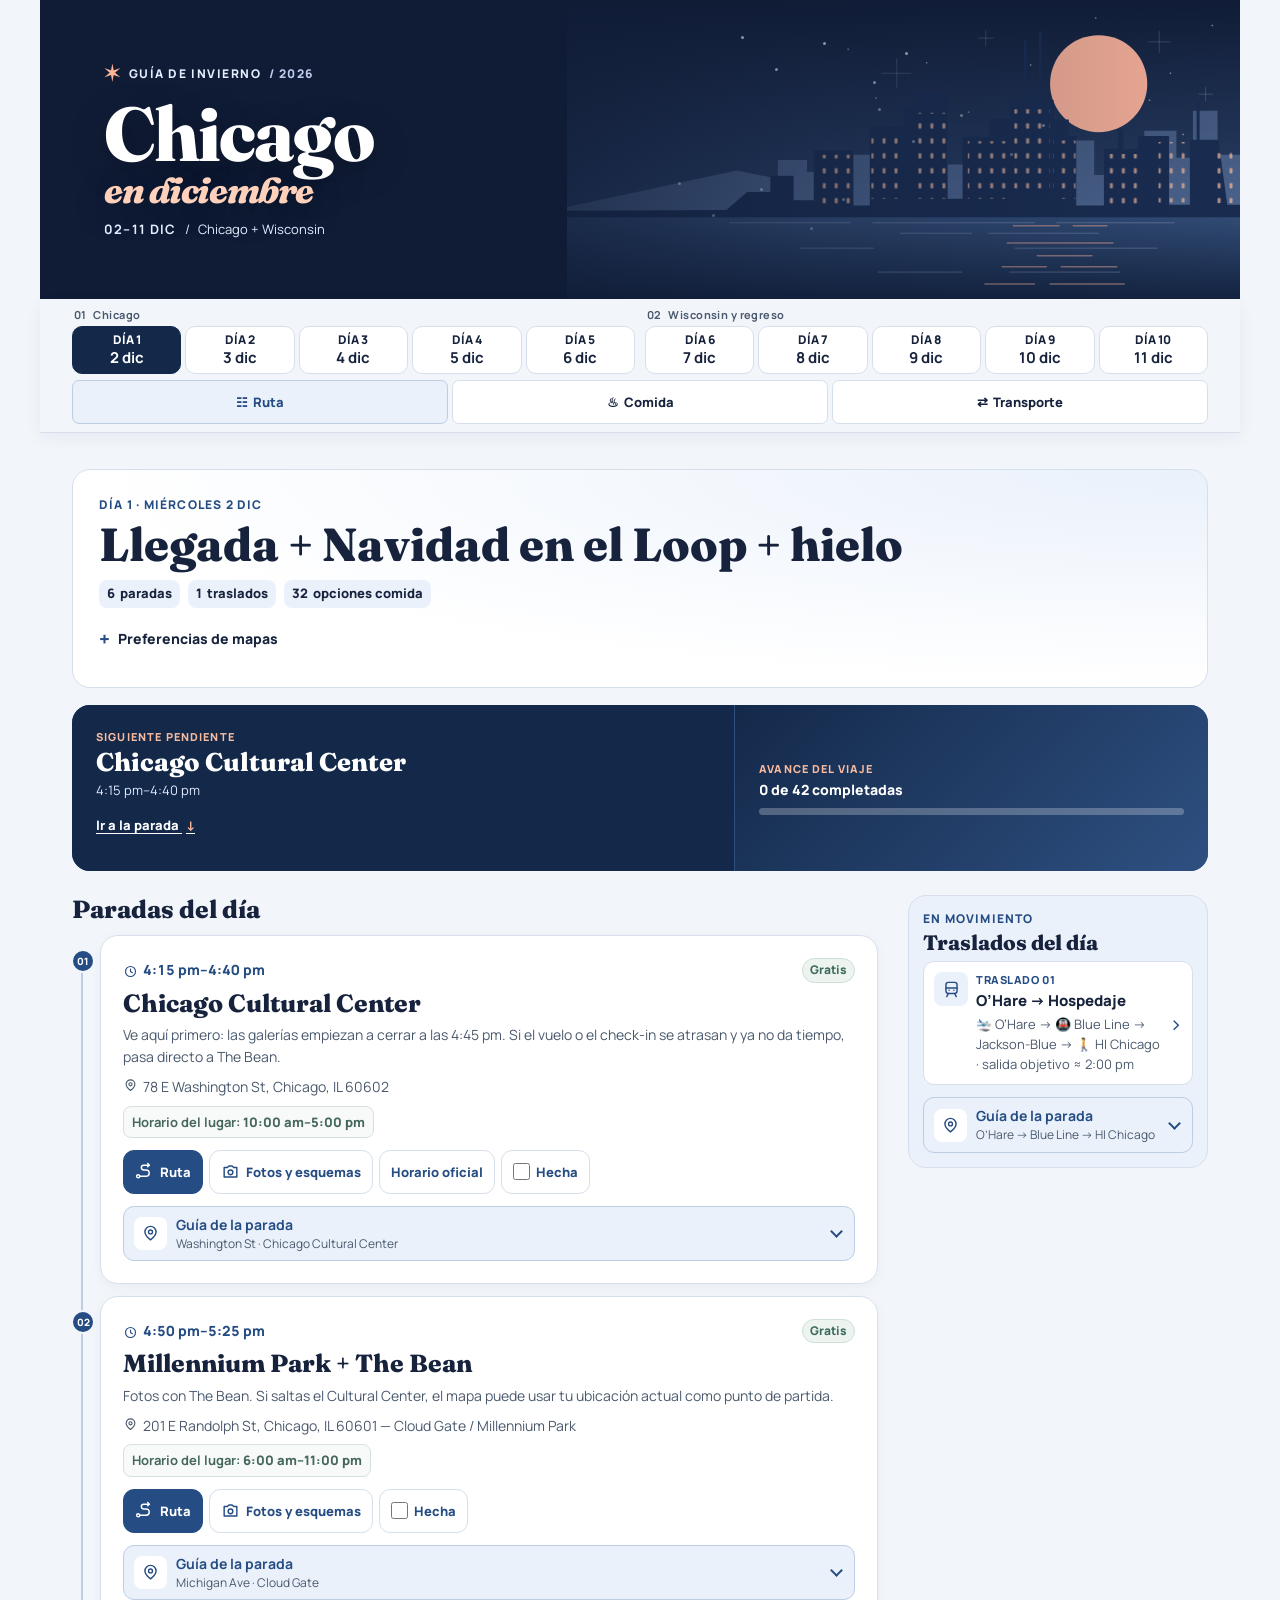
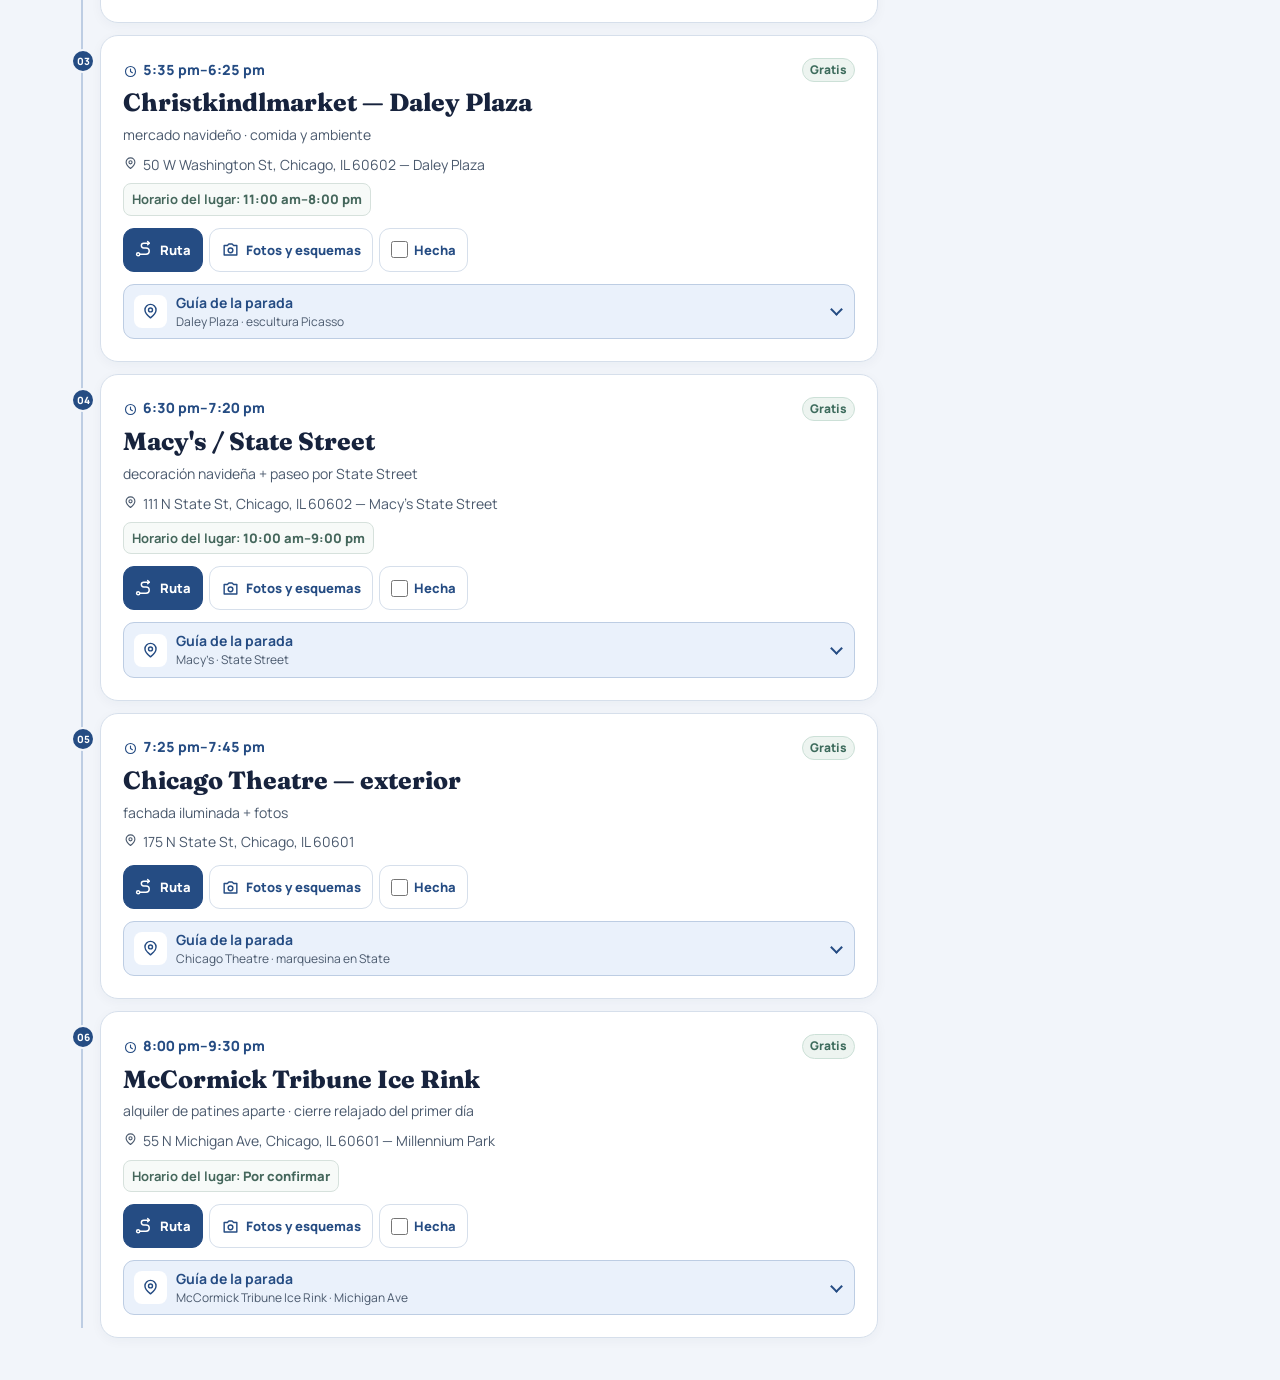
<file: index.html>
<!DOCTYPE html>

<html lang="es">
<head>
<meta charset="utf-8"/>
<meta content="width=device-width,initial-scale=1,viewport-fit=cover" name="viewport"/>
<meta content="yes" name="apple-mobile-web-app-capable"/>
<meta content="black-translucent" name="apple-mobile-web-app-status-bar-style"/>
<meta content="telephone=no" name="format-detection"/>
<meta content="#101c36" name="theme-color"/>
<meta content="Chicago Field Guide" name="apple-mobile-web-app-title"/>
<title>Chicago en diciembre · Itinerario de viaje</title>
<link rel="stylesheet" href="./assets/css/base.css">
<link rel="stylesheet" href="./assets/css/legacy.css">
<link rel="stylesheet" href="./assets/css/itinerary.css">
<link rel="stylesheet" href="./assets/css/dialogs.css">
<link rel="stylesheet" href="./assets/css/mobile.css">
<link rel="stylesheet" href="./assets/css/guide-panels.css">

</head>
<body data-maps-provider="Apple Maps"><div aria-label="Configuración de rutas" class="route-controls">
<div class="route-control-row"><div class="route-control-label">🗺️ MAPA</div><div class="route-control-buttons"><button data-map-provider="apple" type="button">🍎 Apple Maps</button><button data-map-provider="google" type="button">🟦 Google Maps</button></div></div>
<div class="route-control-row"><div class="route-control-label">📍 ORIGEN</div><div class="route-control-buttons"><button data-origin-mode="current" type="button">📍 Ubicación actual</button><button data-origin-mode="hotel" type="button">🏨 Hospedaje</button></div></div>
</div>
<main class="app">
<section class="hero">
<div class="eyebrow">CHICAGO Y WISCONSIN · 2–11 DICIEMBRE 2026</div>
<h1>Tu itinerario, listo para usar.</h1>
<p>Diseño premium para iPhone: marca avances, filtra actividades, encuentra direcciones rápido y comparte tu progreso durante el viaje.</p>
<div class="herochips">
<span><strong id="daysCount">4</strong>días</span>
<span><strong id="stopsCount">28</strong>actividades</span>
<span><strong id="freeCount">0</strong>gratis</span>
<span><strong id="paidCount">0</strong>pagadas</span>
</div>
<div class="countdown" id="countdown">Calculando cuenta regresiva...</div>
</section>
<section aria-label="Conversor de dólares a colones" class="currencybar">
<div class="currencytop"><div><b>💵 Conversor USD → CRC</b><span>Tu referencia para el viaje</span></div></div>
<div class="currencyinputs">
<div class="currencyfield"><label>Tipo de cambio</label><input aria-label="Tipo de cambio de dólar a colón" id="fxRate" inputmode="decimal" value="530"/></div>
<div class="currencyfield"><label>Dólares USD</label><input aria-label="Monto en dólares" id="usdAmount" inputmode="decimal" value="100"/></div>
</div>
<div class="currencyresult" id="fxResult">$100 USD = ₡53,000 <small>aprox.</small></div>
</section>
<section class="transitpanel" id="transit">
<div class="transithead"><div><b>🚌 Tus líneas CTA · horarios para tu viaje</b><span>Tus 7 líneas guardadas: 4, 20, 22, 66, 126, 146 y 151. Las uso como candidatas cuando encajan con el trayecto; no voy a asumir que caminar es mejor solo por estar dentro de cierta distancia.</span></div><div class="transitdate">CTA 2026</div></div>
<div class="routegrid">
<article class="routecard"><div class="rline"><span class="rnum">4</span><span class="rname">Cottage Grove</span></div><div class="rinfo"><b>Mié–vie:</b> aprox. 5:00 am–11:25 pm · <b>sáb:</b> 5:05 am–11:25 pm.<br/><b>Frecuencia:</b> ≤10 min en la red frecuente durante el día; Owl por la noche.</div><div class="peak">⚠️ Más lleno: laborables 6:30 am–9:00 am y 3:30 pm–6:30 pm; sáb 11:00 am–4:00 pm.</div><a href="https://www.transitchicago.com/bus/4/" rel="noopener" target="_blank">Horario CTA →</a></article>
<article class="routecard"><div class="rline"><span class="rnum">20</span><span class="rname">Madison</span></div><div class="rinfo"><b>Mié–vie:</b> servicio amplio + Owl · <b>sáb:</b> servicio amplio.<br/><b>Frecuencia:</b> hasta ≤10 min en la red frecuente durante las franjas de servicio.</div><div class="peak">⚠️ Más lleno: laborables 7:00 am–9:00 am y 4:00 pm–6:30 pm; sáb 11:00 am–3:00 pm.</div><a href="https://www.transitchicago.com/bus/20/" rel="noopener" target="_blank">Horario CTA →</a></article>
<article class="routecard"><div class="rline"><span class="rnum">22</span><span class="rname">Clark</span></div><div class="rinfo"><b>Mié–vie y sáb:</b> servicio 24 h / Owl según tramo.<br/><b>Frecuencia:</b> variable; suele ser más rápida en el centro y horas pico.</div><div class="peak">⚠️ Más lleno: laborables 7:00 am–9:00 am y 4:00 pm–7:00 pm; sáb 11:00 am–5:00 pm.</div><a href="https://www.transitchicago.com/bus/22/" rel="noopener" target="_blank">Horario CTA →</a></article>
<article class="routecard"><div class="rline"><span class="rnum">66</span><span class="rname">Chicago</span></div><div class="rinfo"><b>Mié–vie:</b> 3:55 am–11:50 pm hacia Navy Pier; regreso hasta 12:55 am.<br/><b>Sáb:</b> 4:10 am–11:50 pm; regreso hasta 12:50 am. Owl durante la noche.</div><div class="peak">⚠️ Más lleno: laborables 7:00 am–9:00 am y 4:00 pm–6:30 pm; sáb 11:00 am–5:00 pm.</div><a href="https://www.transitchicago.com/bus/66/" rel="noopener" target="_blank">Horario CTA →</a></article>
<article class="routecard"><div class="rline"><span class="rnum">126</span><span class="rname">Jackson</span></div><div class="rinfo"><b>Mié–vie:</b> 5:20 am–10:40 pm desde terminales principales; <b>sáb:</b> aprox. 6:00 am–10:40 pm.<br/><b>Frecuencia:</b> variable, más espaciada que la red frecuente.</div><div class="peak">⚠️ Más lleno: laborables 7:00 am–9:00 am y 4:00 pm–6:30 pm; sáb 11:00 am–4:00 pm.</div><a href="https://www.transitchicago.com/bus/126/" rel="noopener" target="_blank">Horario CTA →</a></article>
<article class="routecard"><div class="rline"><span class="rnum">146</span><span class="rname">Inner Lake Shore/Michigan Express</span></div><div class="rinfo"><b>Mié–vie:</b> 5:00 am–10:40 pm desde Berwyn hacia Museum Campus; regreso hasta 11:35 pm.<br/><b>Sáb:</b> 6:00 am–10:40 pm; regreso hasta 11:40 pm.</div><div class="peak">⚠️ Más lleno: laborables 7:00 am–9:30 am y 4:00 pm–6:30 pm; sáb 11:00 am–4:00 pm.</div><a href="https://www.transitchicago.com/bus/146/" rel="noopener" target="_blank">Horario CTA →</a></article>
<article class="routecard"><div class="rline"><span class="rnum">151</span><span class="rname">Sheridan</span></div><div class="rinfo"><b>Mié–vie:</b> aprox. 5:00 am–1:25 am; <b>sáb:</b> 5:25 am–1:30 am.<br/><b>Frecuencia:</b> aprox. 9–16 min laborables y 8–15 min sábado según tramo.</div><div class="peak">⚠️ Más lleno: laborables 7:00 am–9:00 am y 4:00 pm–6:30 pm; sáb 11:00 am–5:00 pm.</div><a href="https://www.transitchicago.com/bus/151/" rel="noopener" target="_blank">Horario CTA →</a></article>
</div>
<div class="transitnote">💡 <b>Importante:</b> “Más lleno” es una ventana de planificación, no una predicción exacta para diciembre. CTA basa su indicador de crowdedness en datos recientes y recomienda revisar el Bus Tracker/alertas antes de salir. Las horas exactas dependen de la parada y dirección.</div>
</section>
<section class="toolbar">
<div class="progressbox">
<div class="progressline">
<span>Progreso del viaje</span>
<span aria-live="polite" id="progressText">0 / 28</span>
</div>
<div class="bar">
<i id="progressBar">
</i>
</div>
</div>
<div class="toolstack">
<button class="ghost" id="nextPendingBtn" type="button">Siguiente pendiente</button>
<button class="share" id="shareBtn" type="button">Compartir plan</button>
<button class="reset" id="resetBtn" type="button">Reiniciar</button>
</div>
</section>
<section class="smartpanel">
<label for="searchInput">Buscar actividad o dirección</label>
<input autocomplete="off" id="searchInput" placeholder="Ej: Navy Pier, Chinatown, Millennium..." type="search"/>
<div aria-label="Filtros de actividades" class="filters" role="group">
<button class="filter active" data-filter="all" type="button">Todas</button>
<button class="filter" data-filter="pending" type="button">Pendientes</button>
<button class="filter" data-filter="done" type="button">Hechas</button>
<button class="filter" data-filter="free" type="button">Gratis</button>
<button class="filter" data-filter="paid" type="button">Pagadas</button>
</div>
</section>
<nav class="tabs">
<a href="#transit">🚌 Buses</a>
<a href="#day1">Día 1</a>
<a href="#day2">Día 2</a>
<a href="#day3">Día 3</a>
<a href="#day4">Día 4</a>
<a href="#day5">Día 5</a>
<a href="#day6">Día 6</a>
<a href="#day7">Día 7</a><a href="#day8">Día 8</a><a href="#day9">Día 9</a><a href="#day10">Día 10</a>
</nav>
<div class="it-hours-legend">🕒 Horario del lugar · aparece justo debajo de la hora de cada parada cuando existe un horario publicado.</div><section class="day" id="day1"><div class="dayhead"><h2>Día 1 — Miércoles 2 dic | Llegada + Navidad en el Loop + hielo</h2><small>6 actividades</small></div>
<div class="start"></div><div class="timeline"><div aria-label="Abrir traslado O’Hare a hospedaje" class="transit-important transit-d1-ohare" role="button" tabindex="0"><b>🚌 Traslado importante</b><span>O’Hare → Hospedaje · Blue Line</span><small>🛬 O’Hare → 🚇 Blue Line → Jackson-Blue → 🚶 HI Chicago · salida objetivo ≈ 2:00 pm</small></div><article class="stop free" data-key="d1s02">
<div class="dot"></div><div class="card"><div class="top"><div class="row"><div>
<div class="num">PARADA 01</div><div class="place">Chicago Cultural Center</div><div class="time">4:15 pm–4:40 pm</div><span class="badge free">GRATIS</span>
</div></div><div class="address"><span class="label">Destino exacto</span><div class="value">78 E Washington St, Chicago, IL 60602</div></div><div class="desc">Ve aquí primero: las galerías empiezan a cerrar a las 4:45 pm. Si el vuelo o el check-in se atrasan y ya no da tiempo, pasa directo a The Bean.</div></div>
<div class="actions has-hours"><button class="route-btn" data-access-point="78 E Washington St, Chicago, IL 60602" data-destination="Chicago Cultural Center, 78 E Washington St, Chicago, IL 60602" data-destination-label="Chicago Cultural Center" data-origin="24 E Ida B Wells Dr, Chicago, IL 60605" data-origin-label="HI Chicago" data-reason="Visita primero el Cultural Center por el cierre de las galerías." data-recommendation="🚶 Caminando" data-route="" data-route-target="Dirección oficial" type="button">🗺️ Ver trayecto</button><div class="it-hours it-hours-action" title="Abierto diariamente; exhibiciones cierran 15 min antes"><span class="it-hours-icon">🕒</span><span><b>Horario del lugar</b> 10:00 am–5:00 pm<small>Abierto diariamente; exhibiciones cierran 15 min antes</small></span></div>
<a href="https://www.chicago.gov/city/en/depts/dca/supp_info/ccc.html" data-link-label="Horario oficial" rel="noopener" target="_blank">Horario oficial ↗</a><label class="checkbtn"><input aria-label="Marcar como hecha" type="checkbox"/><span>Marcar como hecha</span></label></div></div></article><article class="stop free" data-key="d1s01">
<div class="dot"></div><div class="card"><div class="top"><div class="row"><div>
<div class="num">PARADA 02</div><div class="place">Millennium Park + The Bean</div><div class="time">4:50 pm–5:25 pm</div><span class="badge free">GRATIS</span>
</div></div><div class="address"><span class="label">Destino exacto</span><div class="value">201 E Randolph St, Chicago, IL 60601 — Cloud Gate / Millennium Park</div></div><div class="desc">Fotos con The Bean. Si saltas el Cultural Center, el mapa puede usar tu ubicación actual como punto de partida.</div></div>
<div class="actions has-hours"><button class="route-btn" data-access-point="201 E Randolph St, Chicago, IL 60601 — Cloud Gate / Millennium Park" data-destination="41.88269,-87.62334" data-destination-label="Millennium Park + The Bean" data-origin="" data-origin-label="Ubicación actual" data-reason="Cruza desde el Cultural Center o ve directo desde el hospedaje si llegas tarde." data-recommendation="🚶 Caminando" data-route="" data-route-target="GPS/WGS84" type="button">🗺️ Ver trayecto</button><div class="it-hours it-hours-action" title="Horario general del parque"><span class="it-hours-icon">🕒</span><span><b>Horario del lugar</b> 6:00 am–11:00 pm<small>Horario general del parque</small></span></div>
<a href="https://www.google.com/search?tbm=isch&amp;q=Millennium Park + The Bean%20Chicago" rel="noopener" target="_blank">Ver fotos →</a><label class="checkbtn"><input aria-label="Marcar como hecha" type="checkbox"/><span>Marcar como hecha</span></label></div></div></article><article class="stop free" data-key="d1s03">
<div class="dot"></div><div class="card"><div class="top"><div class="row"><div>
<div class="num">PARADA 03</div><div class="place">Christkindlmarket — Daley Plaza</div><div class="time">5:35 pm–6:25 pm</div><span class="badge free">GRATIS</span>
</div></div><div class="address"><span class="label">Destino exacto</span><div class="value">50 W Washington St, Chicago, IL 60602 — Daley Plaza</div></div><div class="desc">GRATIS · mercado navideño · comida y ambiente</div></div>
<div class="actions has-hours"><button class="route-btn" data-access-point="50 W Washington St, Chicago, IL 60602 — Daley Plaza" data-destination="41.88342,-87.63020" data-destination-label="Christkindlmarket — Daley Plaza" data-origin="Cloud Gate, Millennium Park, Chicago, IL" data-origin-label="Millennium Park + The Bean" data-reason="Ruta pensada para mantener el día fluido y sin prisas." data-recommendation="🚶 Caminando" data-route="" data-route-target="GPS/WGS84" type="button">🗺️ Ver trayecto</button><div class="it-hours it-hours-action" title="Miércoles 2 dic 2026 · domingo–jueves"><span class="it-hours-icon">🕒</span><span><b>Horario del lugar</b> 11:00 am–8:00 pm<small>Miércoles 2 dic 2026 · domingo–jueves</small></span></div>
<a href="https://www.google.com/search?tbm=isch&amp;q=Christkindlmarket   Daley Plaza%20Chicago" rel="noopener" target="_blank">Ver fotos →</a><label class="checkbtn"><input aria-label="Marcar como hecha" type="checkbox"/><span>Marcar como hecha</span></label></div></div></article><article class="stop free" data-key="d1s04">
<div class="dot"></div><div class="card"><div class="top"><div class="row"><div>
<div class="num">PARADA 04</div><div class="place">Macy's / State Street</div><div class="time">6:30 pm–7:20 pm</div><span class="badge free">GRATIS</span>
</div></div><div class="address"><span class="label">Destino exacto</span><div class="value">111 N State St, Chicago, IL 60602 — Macy’s State Street</div></div><div class="desc">GRATIS · decoración navideña + paseo por State Street</div></div>
<div class="actions has-hours"><button class="route-btn" data-access-point="111 N State St, Chicago, IL 60602 — Macy’s State Street" data-destination="41.883697,-87.626969" data-destination-label="Macy's / State Street" data-origin="50 W Washington St, Chicago, IL 60602" data-origin-label="Christkindlmarket" data-reason="Ruta pensada para mantener el día fluido y sin prisas." data-recommendation="🚶 Caminando" data-route="" data-route-target="GPS/WGS84" type="button">🗺️ Ver trayecto</button><div class="it-hours it-hours-action" title="Miércoles 2 dic 2026"><span class="it-hours-icon">🕒</span><span><b>Horario del lugar</b> 10:00 am–9:00 pm<small>Miércoles 2 dic 2026</small></span></div>
<a href="https://www.google.com/search?tbm=isch&amp;q=Macy's / State Street%20Chicago" rel="noopener" target="_blank">Ver fotos →</a><label class="checkbtn"><input aria-label="Marcar como hecha" type="checkbox"/><span>Marcar como hecha</span></label></div></div></article><article class="stop free" data-key="d1s05">
<div class="dot"></div><div class="card"><div class="top"><div class="row"><div>
<div class="num">PARADA 05</div><div class="place">Chicago Theatre — exterior</div><div class="time">7:25 pm–7:45 pm</div><span class="badge free">GRATIS</span>
</div></div><div class="address"><span class="label">Destino exacto</span><div class="value">175 N State St, Chicago, IL 60601</div></div><div class="desc">GRATIS · fachada iluminada + fotos</div></div>
<div class="actions"><button class="route-btn" data-access-point="175 N State St, Chicago, IL 60601" data-destination="41.88530,-87.62775" data-destination-label="Chicago Theatre — exterior" data-origin="111 N State St, Chicago, IL 60602" data-origin-label="Macy's / State Street" data-reason="Ruta pensada para mantener el día fluido y sin prisas." data-recommendation="🚶 Caminando" data-route="" data-route-target="GPS/WGS84" type="button">🗺️ Ver trayecto</button>
<a href="https://www.google.com/search?tbm=isch&amp;q=Chicago Theatre   exterior%20Chicago" rel="noopener" target="_blank">Ver fotos →</a><label class="checkbtn"><input aria-label="Marcar como hecha" type="checkbox"/><span>Marcar como hecha</span></label></div></div></article><article class="stop free" data-key="d1s06">
<div class="dot"></div><div class="card"><div class="top"><div class="row"><div>
<div class="num">PARADA 06</div><div class="place">McCormick Tribune Ice Rink</div><div class="time">8:00 pm–9:30 pm</div><span class="badge free">GRATIS</span>
</div></div><div class="address"><span class="label">Destino exacto</span><div class="value">55 N Michigan Ave, Chicago, IL 60601 — Millennium Park</div></div><div class="desc">GRATIS · alquiler de patines aparte · cierre relajado del primer día</div></div>
<div class="actions has-hours"><button class="route-btn" data-access-point="55 N Michigan Ave, Chicago, IL 60601 — Millennium Park" data-destination="41.88268,-87.62378" data-destination-label="McCormick Tribune Ice Rink" data-origin="175 N State St, Chicago, IL 60601" data-origin-label="Chicago Theatre" data-reason="Ruta pensada para mantener el día fluido y sin prisas." data-recommendation="🚶 Caminando" data-route="" data-route-target="GPS/WGS84" type="button">🗺️ Ver trayecto</button><div class="it-hours it-hours-action" title="La temporada 2026–27 aún no tiene horario oficial publicado"><span class="it-hours-icon">🕒</span><span><b>Horario del lugar</b> 2026–27 por confirmar<small>La temporada 2026–27 aún no tiene horario oficial publicado</small></span></div>
<a href="https://www.google.com/search?tbm=isch&amp;q=McCormick Tribune Ice Rink%20Chicago" rel="noopener" target="_blank">Ver fotos →</a><label class="checkbtn"><input aria-label="Marcar como hecha" type="checkbox"/><span>Marcar como hecha</span></label></div></div></article></div>
<div class="daytools"><button class="dayDone" data-day="1" type="button">Marcar actividades del día</button></div>
</section>
<section class="day" id="day2"><div class="dayhead"><h2>Día 2 — Jueves 3 dic | Shedd + Field Museum + Bulls</h2><small>6 actividades</small></div>
<div class="start"></div><div class="timeline"><div aria-label="Abrir traslado Hospedaje a Shedd Aquarium" class="transit-important transit-shedd-arrival" role="button" tabindex="0"><b>🚌 Traslado importante</b><span>Hospedaje → Shedd Aquarium · 146 hacia Museum Campus</span><small>📍 State &amp; Harrison/Ida B Wells #1431 → 146 Southbound → Solidarity Drive &amp; Aquarium · objetivo Shedd 9:00 am</small></div><article class="stop paid" data-key="d2s01">
<div class="dot"></div><div class="card"><div class="top"><div class="row"><div>
<div class="num">PARADA 01</div><div class="place">Shedd Aquarium</div><div class="time">9:00 am–12:00 pm</div><span class="badge paid">PAGADO</span>
</div></div><div class="address"><span class="label">Destino exacto</span><div class="value">1200 S DuSable Lake Shore Dr, Chicago, IL 60605</div></div><div class="desc">PAGADO · visita principal de la mañana</div></div>
<div class="actions has-hours"><button class="route-btn" data-access-point="1200 S DuSable Lake Shore Dr, Chicago, IL 60605" data-destination="41.86762,-87.61380" data-destination-label="Shedd Aquarium" data-special-route="shedd-arrival" type="button">🚌 Ver horarios y cómo llegar</button><div class="it-hours it-hours-action" title="Fall/Winter 2026"><span class="it-hours-icon">🕒</span><span><b>Horario del lugar</b> 9:00 am–6:00 pm<small>Fall/Winter 2026</small></span></div>
<a href="https://www.google.com/search?tbm=isch&amp;q=Shedd Aquarium%20Chicago" rel="noopener" target="_blank">Ver fotos →</a><label class="checkbtn"><input aria-label="Marcar como hecha" type="checkbox"/><span>Marcar como hecha</span></label></div></div></article><article class="stop free" data-key="d2s02">
<div class="dot"></div><div class="card"><div class="top"><div class="row"><div>
<div class="num">PARADA 02</div><div class="place">Almuerzo — Museum Campus</div><div class="time">12:00 pm–1:00 pm</div><span class="badge free">PAUSA</span>
</div></div><div class="address"><span class="label">Destino exacto</span><div class="value">Museum Campus, Chicago, IL 60605</div></div><div class="desc">PAUSA · una hora real para comer y descansar</div></div>
<div class="actions"><button class="route-btn" data-access-point="Museum Campus, Chicago, IL 60605" data-destination="41.86466,-87.61444" data-destination-label="Almuerzo — Museum Campus" data-origin="1200 S DuSable Lake Shore Dr, Chicago, IL 60605" data-origin-label="Shedd Aquarium" data-reason="Ruta pensada para mantener el día fluido y sin prisas." data-recommendation="🚶 Caminando" data-route="" data-route-target="GPS/WGS84" type="button">🗺️ Ver trayecto</button>
<a href="https://www.google.com/search?tbm=isch&amp;q=Almuerzo   Museum Campus%20Chicago" rel="noopener" target="_blank">Ver fotos →</a><label class="checkbtn"><input aria-label="Marcar como hecha" type="checkbox"/><span>Marcar como hecha</span></label></div></div></article><article class="stop paid" data-key="d2s03">
<div class="dot"></div><div class="card"><div class="top"><div class="row"><div>
<div class="num">PARADA 03</div><div class="place">Field Museum — SUE + dinosaurios</div><div class="time">1:00 pm–4:00 pm</div><span class="badge paid">PAGADO</span>
</div></div><div class="address"><span class="label">Destino exacto</span><div class="value">1400 S DuSable Lake Shore Dr, Chicago, IL 60605</div></div><div class="desc">PAGADO · SUE the T. rex + salas de dinosaurios y exhibiciones principales</div></div>
<div class="actions has-hours"><button class="route-btn" data-access-point="1400 S DuSable Lake Shore Dr, Chicago, IL 60605" data-destination="41.86621,-87.61690" data-destination-label="Field Museum — SUE + dinosaurios" data-origin="1200 S DuSable Lake Shore Dr, Chicago, IL 60605" data-origin-label="Museum Campus" data-reason="Ruta pensada para mantener el día fluido y sin prisas." data-recommendation="🚶 Caminando" data-route="" data-route-target="GPS/WGS84" type="button">🗺️ Ver trayecto</button><div class="it-hours it-hours-action" title="Última entrada 4:00 pm"><span class="it-hours-icon">🕒</span><span><b>Horario del lugar</b> 9:00 am–5:00 pm<small>Última entrada 4:00 pm</small></span></div>
<a href="https://www.google.com/search?tbm=isch&amp;q=Field Museum   SUE + dinosaurios%20Chicago" rel="noopener" target="_blank">Ver fotos →</a><label class="checkbtn"><input aria-label="Marcar como hecha" type="checkbox"/><span>Marcar como hecha</span></label></div></div></article><article class="stop free" data-key="d2s04">
<div class="dot"></div><div class="card"><div class="top"><div class="row"><div>
<div class="num">PARADA 04</div><div class="place">Museum Campus + Lake Michigan</div><div class="time">4:00 pm–4:30 pm</div><span class="badge free">GRATIS</span>
</div></div><div class="address"><span class="label">Destino exacto</span><div class="value">Museum Campus, Chicago, IL 60605</div></div><div class="desc">GRATIS · skyline + lago + fotos · salida con margen hacia el hospedaje</div></div>
<div class="actions"><button class="route-btn" data-access-point="Museum Campus, Chicago, IL 60605" data-destination="41.86520,-87.61390" data-destination-label="Museum Campus + Lake Michigan" data-origin="1400 S DuSable Lake Shore Dr, Chicago, IL 60605" data-origin-label="Field Museum" data-reason="Ruta pensada para mantener el día fluido y sin prisas." data-recommendation="🚶 Caminando" data-route="" data-route-target="GPS/WGS84" type="button">🗺️ Ver trayecto</button>
<a href="https://www.google.com/search?tbm=isch&amp;q=Museum Campus + Lake Michigan%20Chicago" rel="noopener" target="_blank">Ver fotos →</a><label class="checkbtn"><input aria-label="Marcar como hecha" type="checkbox"/><span>Marcar como hecha</span></label></div></div></article><div aria-label="Abrir traslado Shedd Aquarium → hospedaje → United Center" class="transit-important transit-shedd-united" role="button" tabindex="0"><b>🚌 Traslado importante</b><span>🐟 Shedd Aquarium → 🏨 Hospedaje (cambio) → 🏀 United Center</span><small>📍 Shedd/Museum Campus → 146 North → State &amp; Harrison / Ida B Wells → 🚶 HI Chicago → cambio de ropa 30 min → 🚶 Madison &amp; Dearborn/State → 20 West → Madison &amp; United Center</small></div><article class="stop paid" data-key="d2s06">
<div class="dot"></div><div class="card"><div class="top"><div class="row"><div>
<div class="num">PARADA 06</div><div class="place">Chicago Bulls vs Cleveland Cavaliers</div><div class="time">7:00 pm–10:00 pm</div><span class="badge paid">PAGADO</span>
</div></div><div class="address"><span class="label">Destino exacto</span><div class="value">1901 W Madison St, Chicago, IL 60612 — United Center</div></div><div class="desc">PAGADO · partido 7:00 pm</div></div>
<div class="actions"><button class="transfer-route-btn" data-transfer-target="transit-shedd-united" type="button">Ver trayecto al United Center</button>
<a href="https://www.google.com/search?tbm=isch&amp;q=Chicago Bulls vs Cleveland Cavaliers%20Chicago" rel="noopener" target="_blank">Ver fotos →</a><label class="checkbtn"><input aria-label="Marcar como hecha" type="checkbox"/><span>Marcar como hecha</span></label></div></div></article><div class="transit-planning-note" role="note"><b>⏱️ Plan ajustado:</b> Museum Campus termina <b>4:30 pm</b> → regreso al área Shedd → hospedaje ~<b>5:00 pm</b> → <b>30 min para cambiarte</b> → salida <b>5:30 pm</b> → United Center ~<b>6:03 pm</b>. Margen previsto: <b>~57 min</b> antes del partido de las 7:00 pm.</div><div aria-label="Abrir traslado United Center a hospedaje" class="transit-important transit-uc-hotel" role="button" tabindex="0"><b>🚌 Traslado importante</b><span>United Center → Hospedaje · 126 Congress Plaza</span><small>🚶 ≈10 min hasta Jackson &amp; Damen → 126 → Michigan &amp; Van Buren/Ida B. Wells → 🚶 ≈3 min al HI Chicago</small></div></div>
<div class="daytools"><button class="dayDone" data-day="2" type="button">Marcar actividades del día</button></div>
</section>
<section class="day" id="day3"><div class="dayhead"><h2>Día 3 — Viernes 4 dic | Zoo + Skydeck al atardecer + Navy Pier</h2><small>7 actividades</small></div>
<div class="start"></div><div class="timeline"><div aria-label="Abrir traslado Hospedaje a Lincoln Park Zoo" class="transit-important transit-zoo-arrival" data-special-route="zoo-arrival" role="button" tabindex="0"><b>🚌 Traslado importante</b><span>Hospedaje → Lincoln Park Zoo · 22 North</span><small>📍 Dearborn &amp; Ida B Wells Drive → 22 North → Clark &amp; Armitage · objetivo Zoo 10:00 am</small></div><article class="stop free" data-key="d3s01">
<div class="dot"></div><div class="card"><div class="top"><div class="row"><div>
<div class="num">PARADA 01</div><div class="place">Lincoln Park Zoo</div><div class="time">10:00 am–1:00 pm</div><span class="badge free">GRATIS</span>
</div></div><div class="address"><span class="label">Destino exacto</span><div class="value">2001 N Clark St, Chicago, IL 60614 — Lincoln Park Zoo</div></div><div class="desc">GRATIS · 3 horas para recorrer el zoo de día</div></div>
<div class="actions has-hours"><button class="transfer-route-btn" data-transfer-target="transit-zoo-arrival" type="button">Ver trayecto al zoo</button><div class="it-hours it-hours-action" title="Horario invernal del zoo"><span class="it-hours-icon">🕒</span><span><b>Horario del lugar</b> 10:00 am–3:30 pm<small>Edificios hasta las 3:00 pm</small></span></div>
<a href="https://www.google.com/search?tbm=isch&amp;q=Lincoln Park Zoo%20Chicago" rel="noopener" target="_blank">Ver fotos →</a><label class="checkbtn"><input aria-label="Marcar como hecha" type="checkbox"/><span>Marcar como hecha</span></label></div></div></article><article class="stop free" data-key="d3s02">
<div class="dot"></div><div class="card"><div class="top"><div class="row"><div>
<div class="num">PARADA 02</div><div class="place">Almuerzo — Lincoln Park</div><div class="time">1:00 pm–2:00 pm</div><span class="badge free">PAUSA</span>
</div></div><div class="address"><span class="label">Destino exacto</span><div class="value">Lincoln Park, Chicago, IL 60614</div></div><div class="desc">PAUSA · almuerzo sin correr</div></div>
<div class="actions"><button class="route-btn" data-access-point="Lincoln Park, Chicago, IL 60614" data-destination="41.92100,-87.63350" data-destination-label="Almuerzo — Lincoln Park" data-origin="2001 N Clark St, Chicago, IL 60614" data-origin-label="Lincoln Park Zoo" data-reason="Ruta pensada para mantener el día fluido y sin prisas." data-recommendation="🚶 Caminando" data-route="" data-route-target="GPS/WGS84" type="button">🗺️ Ver trayecto</button>
<a href="https://www.google.com/search?tbm=isch&amp;q=Almuerzo   Lincoln Park%20Chicago" rel="noopener" target="_blank">Ver fotos →</a><label class="checkbtn"><input aria-label="Marcar como hecha" type="checkbox"/><span>Marcar como hecha</span></label></div></div></article><article class="stop free" data-key="d3s03">
<div class="dot"></div><div class="card"><div class="top"><div class="row"><div>
<div class="num">PARADA 03</div><div class="place">Nature Boardwalk + Lincoln Park</div><div class="time">2:00 pm–2:45 pm</div><span class="badge free">GRATIS</span>
</div></div><div class="address"><span class="label">Destino exacto</span><div class="value">Nature Boardwalk at Lincoln Park Zoo, Chicago, IL 60614</div></div><div class="desc">GRATIS · paseo tranquilo + vistas del skyline</div></div>
<div class="actions"><button class="route-btn" data-access-point="Nature Boardwalk at Lincoln Park Zoo, Chicago, IL 60614" data-destination="41.91861,-87.63306" data-destination-label="Nature Boardwalk + Lincoln Park" data-origin="2001 N Clark St, Chicago, IL 60614" data-origin-label="Lincoln Park Zoo" data-reason="Ruta pensada para mantener el día fluido y sin prisas." data-recommendation="🚶 Caminando" data-route="" data-route-target="GPS/WGS84" type="button">🗺️ Ver trayecto</button>
<a href="https://www.google.com/search?tbm=isch&amp;q=Nature Boardwalk + Lincoln Park%20Chicago" rel="noopener" target="_blank">Ver fotos →</a><label class="checkbtn"><input aria-label="Marcar como hecha" type="checkbox"/><span>Marcar como hecha</span></label></div></div></article><article class="stop free" data-key="d3s04">
<div class="dot"></div><div class="card"><div class="top"><div class="row"><div>
<div class="num">PARADA 04</div><div class="place">Traslado hacia Skydeck</div><div class="time">2:45 pm–3:50 pm</div><span class="badge free">MARGEN</span>
</div></div><div class="address"><span class="label">Destino exacto</span><div class="value">233 S Wacker Dr, Chicago, IL 60606 — entrada por Jackson Blvd</div></div><div class="desc">MARGEN · caminar a la parada + bus + llegada con colchón antes de Skydeck</div></div>
<div class="actions"><button class="route-btn" data-access-point="233 S Wacker Dr, Chicago, IL 60606 — entrada por Jackson Blvd" data-destination="41.87805,-87.63597" data-destination-label="Traslado hacia Skydeck" data-origin="Nature Boardwalk at Lincoln Park Zoo, Chicago, IL 60614" data-origin-label="Nature Boardwalk" data-reason="Ruta pensada para mantener el día fluido y sin prisas." data-recommendation="🚇/🚌 CTA" data-route="" data-route-target="GPS/WGS84" data-special-route="zoo-sky" type="button">🗺️ Ver trayecto</button>
<a href="https://www.google.com/search?tbm=isch&amp;q=Traslado hacia Skydeck%20Chicago" rel="noopener" target="_blank">Ver fotos →</a><label class="checkbtn"><input aria-label="Marcar como hecha" type="checkbox"/><span>Marcar como hecha</span></label></div></div></article><div class="transit-important transit-zoo-sky"><b>🚌 Traslado importante</b><span>Nature Boardwalk → Skydeck · salir ~2:45 pm</span><small>📍 Dos paradas mapeadas de respaldo: <strong>Stockton &amp; Armitage</strong> y <strong>Stockton &amp; Webster</strong>. Referencia de Transit: 156 ~3:03 pm → llegada ~3:30–3:35 pm · 151 ~3:12 pm → ~3:45–3:50 pm · siguiente 151 ~3:21 pm → ~3:55–4:00 pm.</small><div class="transit-stop-links"><a href="https://www.google.com/maps/search/?api=1&amp;query=Stockton+%26+Armitage%2C+Chicago%2C+IL" rel="noopener" target="_blank">📍 Stockton &amp; Armitage ↗</a><a href="https://www.google.com/maps/search/?api=1&amp;query=Stockton+%26+Webster%2C+Chicago%2C+IL" rel="noopener" target="_blank">📍 Stockton &amp; Webster ↗</a></div></div><article class="stop paid" data-key="d3s05">
<div class="dot"></div><div class="card"><div class="top"><div class="row"><div>
<div class="num">PARADA 05</div><div class="place">Skydeck Chicago</div><div class="time">4:00 pm–5:30 pm</div><span class="badge paid">PAGADO</span>
</div></div><div class="address"><span class="label">Destino exacto</span><div class="value">233 S Wacker Dr, Chicago, IL 60606 — entrada por Jackson Blvd</div></div><div class="desc">PAGADO · día → atardecer → ciudad iluminada + The Ledge</div></div>
<div class="actions has-hours"><button class="route-btn" data-access-point="233 S Wacker Dr, Chicago, IL 60606 — entrada por Jackson Blvd" data-destination="41.87884,-87.63604" data-destination-label="Skydeck Chicago" data-origin="233 S Wacker Dr, Chicago, IL 60606" data-origin-label="Willis Tower" data-reason="Ruta pensada para mantener el día fluido y sin prisas." data-recommendation="🚶 Caminando" data-route="" data-route-target="GPS/WGS84" type="button">🗺️ Ver trayecto</button><div class="it-hours it-hours-action" title="Viernes 4 dic 2026 · horario invierno viernes–sábado"><span class="it-hours-icon">🕒</span><span><b>Horario del lugar</b> 9:00 am–10:00 pm<small>Viernes 4 dic 2026 · horario invierno viernes–sábado</small></span></div>
<a href="https://www.google.com/search?tbm=isch&amp;q=Skydeck Chicago%20Chicago" rel="noopener" target="_blank">Ver fotos →</a><label class="checkbtn"><input aria-label="Marcar como hecha" type="checkbox"/><span>Marcar como hecha</span></label></div></div></article><div aria-label="Abrir traslado Skydeck a Navy Pier" class="transit-important transit-sky-navy" data-special-route="sky-navy" role="button" tabindex="0"><b>🚌 Traslado importante</b><span>Skydeck → Navy Pier · 124 East</span><small>🚶 ≈9 min hasta Washington &amp; Franklin → 124 → Navy Pier Terminal → 🚶 ≈1 min · objetivo Navy Pier 6:20 pm</small></div><article class="stop free" data-key="d3s07">
<div class="dot"></div><div class="card"><div class="top"><div class="row"><div>
<div class="num">PARADA 06</div><div class="place">Navy Pier + ambiente navideño</div><div class="time">6:20 pm–9:00 pm</div><span class="badge free">GRATIS</span>
</div></div><div class="address"><span class="label">Destino exacto</span><div class="value">600 E Grand Ave, Chicago, IL 60611</div></div><div class="desc">GRATIS · paseo nocturno + lago + luces · Winter WonderFest opcional/pagado</div></div>
<div class="actions has-hours"><button class="route-btn" data-access-point="600 E Grand Ave, Chicago, IL 60611" data-destination="41.89173,-87.60415" data-destination-label="Navy Pier + ambiente navideño" data-origin="233 S Wacker Dr, Chicago, IL 60606" data-origin-label="Skydeck" data-reason="Ruta pensada para mantener el día fluido y sin prisas." data-recommendation="🚌 CTA / 🚶" data-route="" data-route-target="GPS/WGS84" type="button">🗺️ Ver trayecto</button><div class="it-hours it-hours-action" title="Viernes 4 dic 2026 · horario sep 8–dic 31"><span class="it-hours-icon">🕒</span><span><b>Horario del lugar</b> 11:00 am–10:00 pm<small>Viernes 4 dic 2026 · horario sep 8–dic 31</small></span></div>
<a href="https://www.google.com/search?tbm=isch&amp;q=Navy Pier + ambiente navideño%20Chicago" rel="noopener" target="_blank">Ver fotos →</a><label class="checkbtn"><input aria-label="Marcar como hecha" type="checkbox"/><span>Marcar como hecha</span></label></div></div></article><article class="stop free" data-key="d3s06">
<div class="dot"></div><div class="card"><div class="top"><div class="row"><div>
<div class="num">PARADA 07</div><div class="place">Cena</div><div class="time">9:00 pm–10:00 pm</div><span class="badge free">PAUSA</span>
</div></div><div class="address"><span class="label">Destino exacto</span><div class="value">Downtown Chicago, IL</div></div><div class="desc">PAUSA · cena después de Navy Pier</div></div>
<div class="actions"><button class="route-btn" data-access-point="Downtown Chicago, IL" data-destination="41.87900,-87.63050" data-destination-label="Cena" data-origin="600 E Grand Ave, Chicago, IL 60611" data-origin-label="Navy Pier" data-reason="Ruta pensada para mantener el día fluido y sin prisas." data-recommendation="🚶 Caminando" data-route="" data-route-target="GPS/WGS84" type="button">🗺️ Ver trayecto</button>
<a href="https://www.google.com/search?tbm=isch&amp;q=Cena%20Chicago" rel="noopener" target="_blank">Ver fotos →</a><label class="checkbtn"><input aria-label="Marcar como hecha" type="checkbox"/><span>Marcar como hecha</span></label></div></div></article><div aria-label="Abrir traslado Navy Pier a hospedaje" class="transit-important transit-navy-hotel" data-special-route="navy-hotel" role="button" tabindex="0"><b>🚌 Traslado importante</b><span>Navy Pier → Hospedaje · 29 South</span><small>🚶 ≈2 min hasta Navy Pier Terminal → 29 → State &amp; Van Buren → 🚶 ≈3 min al HI Chicago · salida después de la cena</small></div></div>
<div class="daytools"><button class="dayDone" data-day="3" type="button">Marcar actividades del día</button></div>
</section>
<section class="day" id="day4"><div class="dayhead"><h2>Día 4 — Sábado 5 dic | Riverwalk + arquitectura + Water Taxi + Chinatown + fuegos en Navy Pier</h2><small>8 actividades</small></div>
<div class="timeline"><div aria-label="Abrir traslado Hospedaje a Chicago Riverwalk" class="transit-important transit-d4-hotel-river" role="button" tabindex="0"><b>🚶 Traslado importante</b><span>Hospedaje → Chicago Riverwalk · a pie</span><small>State Street → Upper Wacker → rampa del lado este de State</small></div>
<article class="stop free" data-key="d4s01">
<div class="dot"></div><div class="card"><div class="top"><div class="row"><div>
<div class="num">PARADA 01</div><div class="place">Chicago Riverwalk</div><div class="time">9:30 am–11:00 am</div><span class="badge free">GRATIS</span>
</div></div><div class="address"><span class="label">Destino exacto</span><div class="value">Rampa de State Street · lado este del cruce con Upper Wacker</div></div><div class="desc">GRATIS · río + fotos + paseo con calma</div></div>
<div class="actions has-hours"><button class="transfer-route-btn" data-transfer-target="transit-d4-hotel-river" type="button">Ver caminata al Riverwalk</button><div class="it-hours it-hours-action" title="Horario de acceso público"><span class="it-hours-icon">🕒</span><span><b>Horario del lugar</b> 6:00 am–11:00 pm<small>Horario de acceso público</small></span></div>
<a href="https://www.google.com/search?tbm=isch&amp;q=Chicago Riverwalk%20Chicago" rel="noopener" target="_blank">Ver fotos →</a><label class="checkbtn"><input aria-label="Marcar como hecha" type="checkbox"/><span>Marcar como hecha</span></label></div></div></article><article class="stop free" data-key="d4s02">
<div class="dot"></div><div class="card"><div class="top"><div class="row"><div>
<div class="num">PARADA 02</div><div class="place">Arquitectura del Loop + puentes</div><div class="time">11:00 am–12:30 pm</div><span class="badge free">GRATIS</span>
</div></div><div class="address"><span class="label">Destino exacto</span><div class="value">Chicago Loop, Chicago, IL</div></div><div class="desc">GRATIS · edificios, puentes y arquitectura exterior</div></div>
<div class="actions"><button class="route-btn" data-access-point="Chicago Loop, Chicago, IL" data-destination="41.88847,-87.62441" data-destination-label="Arquitectura del Loop + puentes" data-origin="Chicago Riverwalk, Chicago, IL" data-origin-label="Chicago Riverwalk" data-reason="Ruta pensada para mantener el día fluido y sin prisas." data-recommendation="🚶 Caminando" data-route="" data-route-target="GPS/WGS84" type="button">🗺️ Ver trayecto</button>
<a href="https://www.google.com/search?tbm=isch&amp;q=Arquitectura del Loop + puentes%20Chicago" rel="noopener" target="_blank">Ver fotos →</a><label class="checkbtn"><input aria-label="Marcar como hecha" type="checkbox"/><span>Marcar como hecha</span></label></div></div></article><article class="stop free" data-key="d4s03">
<div class="dot"></div><div class="card"><div class="top"><div class="row"><div>
<div class="num">PARADA 03</div><div class="place">Almuerzo</div><div class="time">12:30 pm–1:30 pm</div><span class="badge free">PAUSA</span>
</div></div><div class="address"><span class="label">Destino exacto</span><div class="value">Chicago Loop, Chicago, IL</div></div><div class="desc">PAUSA · almuerzo completo</div></div>
<div class="actions"><button class="route-btn" data-access-point="Chicago Loop, Chicago, IL" data-destination="41.89400,-87.62450" data-destination-label="Almuerzo" data-origin="Chicago Loop, Chicago, IL" data-origin-label="Arquitectura del Loop" data-reason="Ruta pensada para mantener el día fluido y sin prisas." data-recommendation="🚶 Caminando" data-route="" data-route-target="GPS/WGS84" type="button">🗺️ Ver trayecto</button>
<a href="https://www.google.com/search?tbm=isch&amp;q=Almuerzo%20Chicago" rel="noopener" target="_blank">Ver fotos →</a><label class="checkbtn"><input aria-label="Marcar como hecha" type="checkbox"/><span>Marcar como hecha</span></label></div></div></article><article class="stop free" data-key="d4s04">
<div class="dot"></div><div class="card"><div class="top"><div class="row"><div>
<div class="num">PARADA 04</div><div class="place">Riverwalk / zona del río — tramo final</div><div class="time">1:30 pm–2:30 pm</div><span class="badge free">GRATIS</span>
</div></div><div class="address"><span class="label">Destino exacto</span><div class="value">400 N Michigan Ave, Chicago, IL 60611</div></div><div class="desc">GRATIS · margen para caminar y acercarse al muelle sin prisa</div></div>
<div class="actions"><a href="https://maps.app.goo.gl/CyeR3FUgnkTapdLL6" data-link-label="Pin del muelle" rel="noopener" target="_blank">Pin del muelle ↗</a>
<a href="https://www.google.com/search?tbm=isch&amp;q=Riverwalk / zona del río   tramo final%20Chicago" rel="noopener" target="_blank">Ver fotos →</a><label class="checkbtn"><input aria-label="Marcar como hecha" type="checkbox"/><span>Marcar como hecha</span></label></div></div></article><article class="stop paid" data-key="d4s05">
<div class="dot"></div><div class="card"><div class="top"><div class="row"><div>
<div class="num">PARADA 05</div><div class="place">Riverwalk → Chinatown · tren o Water Taxi</div><div class="time">2:30 pm · salida sugerida</div><span class="badge paid">PAGADO</span>
</div></div><div class="address"><span class="label">Destino exacto</span><div class="value">Red Line: Cermak–Chinatown · Water Taxi: Ping Tom Memorial Park</div></div><div class="desc">Para ir directo, toma la Red Line en Lake hacia 95th/Dan Ryan. Conserva el Water Taxi como paseo opcional si el operador confirma que navega y hay margen.</div></div>
<div class="actions"><a href="https://maps.app.goo.gl/CyeR3FUgnkTapdLL6" data-link-label="Pin de embarque" rel="noopener" target="_blank">Pin de embarque ↗</a>
<a href="https://chicagowatertaxi.com/pages/main-branch-route" data-link-label="Horario del barco" rel="noopener" target="_blank">Horario del barco ↗</a><a href="https://www.transitchicago.com/station/lake/" data-link-label="Estación Lake · Red Line" rel="noopener" target="_blank">Estación Lake · Red Line ↗</a><label class="checkbtn"><input aria-label="Marcar como hecha" type="checkbox"/><span>Marcar como hecha</span></label></div></div></article><article class="stop free" data-key="d4s06">
<div class="dot"></div><div class="card"><div class="top"><div class="row"><div>
<div class="num">PARADA 06</div><div class="place">Chinatown + Ping Tom Memorial Park</div><div class="time">3:15 pm–6:15 pm</div><span class="badge free">GRATIS</span>
</div></div><div class="address"><span class="label">Destino exacto</span><div class="value">1700 S Wentworth Ave, Chicago, IL 60616</div></div><div class="desc">GRATIS · parque + barrio + tiendas + fotos con luz y al anochecer</div></div>
<div class="actions has-hours"><button class="route-btn" data-access-point="1700 S Wentworth Ave, Chicago, IL 60616" data-destination="41.85694,-87.63472" data-destination-label="Chinatown + Ping Tom Memorial Park" data-origin="1700 S Wentworth Ave, Chicago, IL 60616" data-origin-label="Water Taxi — Chinatown Dock" data-reason="Ruta pensada para mantener el día fluido y sin prisas." data-recommendation="🚶 Caminando" data-route="" data-route-target="GPS/WGS84" type="button">🗺️ Ver trayecto</button><div class="it-hours it-hours-action" title="Horario del parque"><span class="it-hours-icon">🕒</span><span><b>Horario del lugar</b> 6:00 am–10:00 pm<small>Horario del parque</small></span></div>
<a href="https://www.google.com/search?tbm=isch&amp;q=Chinatown + Ping Tom Memorial Park%20Chicago" rel="noopener" target="_blank">Ver fotos →</a><label class="checkbtn"><input aria-label="Marcar como hecha" type="checkbox"/><span>Marcar como hecha</span></label></div></div></article>
<div aria-label="Abrir traslado Chinatown a Navy Pier" class="transit-important transit-d4-to-navy" role="button" tabindex="0"><b>🚌 Traslado importante</b><span>Chinatown → Navy Pier · 29 North</span><small>Sal de Chinatown hacia las 6:15 pm. Sube en State &amp; Cermak y baja en Navy Pier Terminal. Objetivo: estar en el muelle a las 7:30 pm.</small></div>
<article class="stop paid" data-key="d4s07-navy"><div class="dot"></div><div class="card"><div class="top"><div class="row"><div>
<div class="num">PARADA 07</div><div class="place">Chinatown → Navy Pier</div><div class="time">6:15 pm · salida objetivo</div><span class="badge paid">CTA</span>
</div></div><div class="address"><span class="label">Destino exacto</span><div class="value">Navy Pier, 600 E Grand Ave, Chicago, IL</div></div><div class="desc">Red Line hacia Howard, baja en Grand y camina al este hasta Navy Pier. Si hace mucho frío, toma el 29 directo. Objetivo: llegar a las 7:30 pm.</div></div>
<div class="actions"><button class="transfer-route-btn" data-transfer-target="transit-d4-to-navy" type="button">Ver trayecto</button>
<a href="https://www.transitchicago.com/bus/29/" data-link-label="Horario CTA" rel="noopener" target="_blank">Horario CTA ↗</a><label class="checkbtn"><input aria-label="Marcar como hecha" type="checkbox"/><span>Marcar como hecha</span></label></div></div></article>
<article class="stop free" data-key="d4s08-fireworks"><div class="dot"></div><div class="card"><div class="top"><div class="row"><div>
<div class="num">PARADA 08</div><div class="place">Fuegos artificiales de invierno · Navy Pier</div><div class="time">8:00 pm · inicio del espectáculo</div><span class="badge free">GRATIS</span>
</div></div><div class="address"><span class="label">Destino exacto</span><div class="value">Navy Pier, 600 E Grand Ave, Chicago, IL 60611</div></div><div class="desc">Espectáculo gratuito sobre el lago. Llega hacia las 7:30 pm y revisa la página oficial por posibles cambios. Después, vuelve por Grand Red Line o toma el 29 desde el muelle si prefieres caminar menos.</div></div>
<div class="actions"><button class="transfer-route-btn" data-transfer-target="transit-d4-return" type="button">Ver regreso al hospedaje</button>
<a href="https://navypier.org/pier-events/winter-fireworks/" data-link-label="Evento oficial" rel="noopener" target="_blank">Evento oficial ↗</a><label class="checkbtn"><input aria-label="Marcar como hecha" type="checkbox"/><span>Marcar como hecha</span></label></div></div></article>
<div aria-label="Abrir traslado Navy Pier a hospedaje" class="transit-important transit-d4-return" role="button" tabindex="0"><b>🚌 Traslado importante</b><span>Navy Pier → Hospedaje · 29 South</span><small>Después de los fuegos: Navy Pier Terminal → 29 South → State &amp; Van Buren → camina al HI Chicago.</small></div>
</div>
<div class="daytools"><button class="dayDone" data-day="4" type="button">Marcar actividades del día</button></div></section>
<section class="day" id="day5"><div class="dayhead"><h2>Día 5 — Domingo 6 dic | Magnificent Mile + Harry Potter + tiendas + ZooLights</h2><small>4 actividades</small></div>
<div class="start"></div><div class="timeline"><div aria-label="Abrir traslado Hospedaje a Magnificent Mile" class="transit-important transit-d5-arrival" role="button" tabindex="0"><b>🚌 Traslado importante</b><span>Hospedaje → Michigan Avenue + Magnificent Mile · 147 North</span><small>Congress Plaza &amp; Michigan #74 → 147 Howard Station → Michigan &amp; Ontario</small></div><article class="stop free" data-key="d5s01">
<div class="dot"></div><div class="card"><div class="top"><div class="row"><div>
<div class="num">PARADA 01</div><div class="place">Michigan Avenue + Magnificent Mile</div><div class="time">10:00 am–11:15 am</div><span class="badge free">GRATIS</span>
</div></div><div class="address"><span class="label">Destino exacto</span><div class="value">625 N Michigan Ave, Chicago, IL 60611</div></div><div class="desc">GRATIS · paseo por la avenida + arquitectura + tiendas</div></div>
<div class="actions"><button class="route-btn" data-access-point="625 N Michigan Ave, Chicago, IL 60611" data-destination="41.89311,-87.62364" data-destination-label="Michigan Avenue + Magnificent Mile" data-origin="24 E Ida B Wells Dr, Chicago, IL 60605" data-origin-label="Alojamiento" data-reason="Ruta pensada para mantener el día fluido y sin prisas." data-recommendation="🚇/🚌 CTA" data-route="" data-route-target="GPS/WGS84" type="button">🗺️ Ver trayecto</button>
<a href="https://www.google.com/search?tbm=isch&amp;q=Michigan Avenue + Magnificent Mile%20Chicago" rel="noopener" target="_blank">Ver fotos →</a><label class="checkbtn"><input aria-label="Marcar como hecha" type="checkbox"/><span>Marcar como hecha</span></label></div></div></article><article class="stop free" data-key="d5s02">
<div class="dot"></div><div class="card"><div class="top"><div class="row"><div>
<div class="num">PARADA 02</div><div class="place">Harry Potter Shop Chicago</div><div class="time">11:15 am–12:30 pm</div><span class="badge free">GRATIS</span>
</div></div><div class="address"><span class="label">Destino exacto</span><div class="value">676 N Michigan Ave, Chicago, IL 60611</div></div><div class="desc">GRATIS para entrar · tienda temática + Butterbeer + productos exclusivos</div></div>
<div class="actions has-hours"><button class="route-btn" data-access-point="676 N Michigan Ave, Chicago, IL 60611" data-destination="41.89475,-87.62465" data-destination-label="Harry Potter Shop Chicago" data-origin="625 N Michigan Ave, Chicago, IL 60611" data-origin-label="Magnificent Mile" data-reason="Ruta pensada para mantener el día fluido y sin prisas." data-recommendation="🚶 Caminando" data-route="" data-route-target="GPS/WGS84" type="button">🗺️ Ver trayecto</button><div class="it-hours it-hours-action" title="Domingo 6 dic 2026"><span class="it-hours-icon">🕒</span><span><b>Horario del lugar</b> 10:00 am–7:00 pm<small>Domingo 6 dic 2026</small></span></div>
<a href="https://www.google.com/search?tbm=isch&amp;q=Harry Potter Shop Chicago%20Chicago" rel="noopener" target="_blank">Ver fotos →</a><label class="checkbtn"><input aria-label="Marcar como hecha" type="checkbox"/><span>Marcar como hecha</span></label></div></div></article><article class="stop free" data-key="d5s03">
<div class="dot"></div><div class="card"><div class="top"><div class="row"><div>
<div class="num">PARADA 03</div><div class="place">Magnificent Mile — tiendas + paseo</div><div class="time">12:30 pm–5:00 pm</div><span class="badge free">FLEXIBLE</span>
</div></div><div class="address"><span class="label">Destino exacto</span><div class="value">Michigan Ave, Chicago, IL 60611</div></div><div class="desc">FLEXIBLE · aprovechar la zona para ver tiendas, escaparates, edificios y comer algo sin salir del área</div></div>
<div class="actions"><button class="route-btn" data-access-point="Michigan Ave, Chicago, IL 60611" data-destination="41.89257,-87.62428" data-destination-label="Magnificent Mile — tiendas + paseo" data-origin="676 N Michigan Ave, Chicago, IL 60611" data-origin-label="Harry Potter Shop" data-reason="Aprovechar la zona sin regresar al hospedaje antes de ZooLights." data-recommendation="🚶 Caminando" data-route="" data-route-target="GPS/WGS84" type="button">🗺️ Ver trayecto</button>
<a href="https://www.google.com/search?tbm=isch&amp;q=Magnificent Mile tiendas Chicago" rel="noopener" target="_blank">Ver fotos →</a><label class="checkbtn"><input aria-label="Marcar como hecha" type="checkbox"/><span>Marcar como hecha</span></label></div></div></article>
<div aria-label="Abrir traslado Magnificent Mile a ZooLights" class="transit-important transit-d5-zoolights" role="button" tabindex="0"><b>🚌 Traslado importante</b><span>Magnificent Mile → ZooLights · ≈ 14 min total</span><small>151 Devon/Clark · toca para ver subida, bajada y ruta completa</small></div>
<article class="stop paid" data-key="d5s04"><div class="dot"></div><div class="card"><div class="top"><div class="row"><div>
<div class="num">PARADA 04</div><div class="place">ZooLights — Lincoln Park Zoo</div><div class="time">5:20 pm–9:00 pm</div><span class="badge paid">PAGADO</span>
</div></div><div class="address"><span class="label">Destino exacto</span><div class="value">Stockton Dr &amp; Webster Ave, Chicago, IL — West Gate</div></div><div class="desc">PAGADO · luces + ambiente nocturno · llegamos directamente desde Magnificent Mile</div></div>
<div class="actions has-hours"><button class="route-btn" data-access-point="West Gate · Stockton Dr &amp; Webster Ave, Chicago, IL" data-destination="41.921850,-87.635539" data-destination-label="West Gate — ZooLights" data-origin="Michigan &amp; Huron, Chicago, IL" data-origin-label="Magnificent Mile" data-reason="Ruta directa desde Magnificent Mile hacia West Gate." data-recommendation="🚌 151 Devon/Clark" data-route="" data-route-target="GPS/WGS84" type="button">🗺️ Ver trayecto</button><div class="it-hours it-hours-action" title="ZooLights 2026 · 4:30–9:00 pm"><span class="it-hours-icon">🕒</span><span><b>Horario del lugar</b> 4:30 pm–9:00 pm<small>Domingo 6 dic 2026 · última entrada 8:00 pm</small></span></div>
<a href="https://www.google.com/search?tbm=isch&amp;q=ZooLights Lincoln Park Zoo Chicago" rel="noopener" target="_blank">Ver fotos →</a><label class="checkbtn"><input aria-label="Marcar como hecha" type="checkbox"/><span>Marcar como hecha</span></label></div></div></article>
<div aria-label="Abrir traslado ZooLights a hospedaje" class="transit-important transit-d5-return" role="button" tabindex="0">
<b>🚌 Traslado importante</b><span>ZooLights → Hospedaje · ≈ 31 min total</span>
<small>🚶 Stockton &amp; Webster → 🚌 151 Union Station → Adams &amp; Wabash → 🚶 ≈7 min → HI Chicago</small>
</div></div>
<div class="daytools"><button class="dayDone" data-day="5" type="button">Marcar actividades del día</button></div></section>
<section class="day" id="day6">
<div class="dayhead"><h2>Día 6 — Lunes 7 dic | Recogida en O’Hare → Janesville</h2><small>2 actividades</small></div>
<div class="start">Día de traslado, no de vuelo. Acuerda con quienes te recogen la hora, terminal y puerta antes de salir del HI Chicago.</div>
<div class="timeline"><div aria-label="Abrir traslado Hospedaje a O’Hare" class="transit-important transit-d6-ohare" role="button" tabindex="0"><b>Traslado importante</b><span>HI Chicago → O’Hare · Blue Line</span><small>Camina a Jackson-Blue y toma el tren hacia O’Hare. Sal según la hora de recogida acordada.</small></div>
<article class="stop paid" data-key="d6-ord-pickup"><div class="dot"></div><div class="card">
<div class="top"><div class="num">PARADA 01</div><div class="place">HI Chicago → O’Hare</div><div class="time">Según hora acordada</div><div class="address"><div class="value">O’Hare Blue Line Station, Chicago, IL</div></div>
<div class="desc">Haz el check-out, recoge las maletas y toma la Blue Line en Jackson hacia O’Hare. Cuenta con unos 45 minutos en tren, más espera, caminatas y el tramo hasta la terminal.</div></div>
<div class="actions"><button class="transfer-route-btn" data-transfer-target="transit-d6-ohare" type="button">Ver pasos del tren</button><label class="checkbtn"><input type="checkbox" aria-label="Marcar como hecha"/><span>Marcar como hecha</span></label></div></div></article>
<article class="stop" data-key="d6-transfer-janesville"><div class="dot"></div><div class="card">
<div class="top"><div class="num">PARADA 02</div><div class="place">Recogida y viaje a Janesville</div><div class="time">Después del encuentro</div><div class="address"><div class="value">O’Hare → Janesville, WI</div></div>
<div class="desc">Si se ven en la terminal, acuerden una puerta de Llegadas y confirma por mensaje cuando estés afuera con las maletas. Comparte la dirección final de Janesville con quien conduce.</div></div>
<div class="actions"><a href="https://www.flychicago.com/ohare/tofrom/dropoff/Pages/default.aspx" data-link-label="Guía de recogida ORD" rel="noopener" target="_blank">Guía de recogida ORD</a><label class="checkbtn"><input type="checkbox" aria-label="Marcar como hecha"/><span>Marcar como hecha</span></label></div></div></article>
</div></section>
<section class="day" id="day7">
<div class="dayhead"><h2>Día 7 — Martes 8 dic | Esquí nocturno en Crystal Ridge</h2><small>3 actividades</small></div>
<div class="start">Las pistas abren para la sesión nocturna. Sal y regresa a Janesville en carro; Milwaukee queda como almuerzo opcional, no como parte obligatoria del plan.</div>
<div class="timeline">
<article class="stop free" data-key="d6s03">
<div class="dot">
</div>
<div class="card">
<div class="top">
<div class="row">
<div>
<div class="num">PARADA 01</div>
<div class="place">🍔 Milwaukee Public Market</div>
<div class="time">12:30 pm–2:00 pm · opcional</div>
<span class="badge free">VISITA</span>
</div>
</div>
<div class="address">
<span class="label">Destino exacto</span>
<div class="value">400 N Water St, Milwaukee, WI 53202</div>
</div>
<div class="desc">Almuerza y da una vuelta corta por el Historic Third Ward si hay margen. Si prefieres un día más ligero, sal de Janesville directo a Franklin.</div>
</div>
<div class="actions"><a href="https://www.google.com/maps/dir/?api=1&amp;origin=Janesville%2C+WI&amp;destination=Milwaukee+Public+Market%2C+400+N+Water+St%2C+Milwaukee%2C+WI&amp;travelmode=driving" data-link-label="Ruta en carro" rel="noopener" target="_blank">Ruta en carro ↗</a>
<a href="https://milwaukeepublicmarket.org/vendor-listing" data-link-label="Puestos del mercado" rel="noopener" target="_blank">Puestos del mercado ↗</a>
<label class="checkbtn">
<input aria-label="Marcar como hecha" type="checkbox"/>
<span>Marcar como hecha</span>
</label>
</div>
</div>
</article>
<article class="stop paid" data-key="d6s07" data-highlight="night">
<div class="dot">
</div>
<div class="card">
<div class="top">
<div class="row">
<div>
<div class="num">PARADA 02</div>
<div class="place">Esquí nocturno · Crystal Ridge</div>
<div class="time">4:00–9:00 pm · horario regular</div>
<span class="badge">SKI + ALQUILER</span>
</div>
</div>
<div class="address">
<span class="label">Destino exacto</span>
<div class="value">7011 S Ballpark Dr, Franklin, WI 53132</div>
</div>
<div class="desc">Llega hacia las 3:30 pm para recoger el equipo y estar listo para la sesión nocturna. Lleva guantes impermeables y ropa en capas. No hace falta quedarte hasta el cierre; revisa el reporte por cambios de última hora.</div>
</div>
<div class="actions"><a href="https://www.google.com/maps/dir/?api=1&amp;destination=Crystal+Ridge%2C+7011+S+Ballpark+Dr%2C+Franklin%2C+WI&amp;travelmode=driving" data-link-label="Ruta a Crystal Ridge" rel="noopener" target="_blank">Ruta a Crystal Ridge ↗</a>
<a href="https://crystalridge.com/mountain-info/snow-report" data-link-label="Pistas y nieve" rel="noopener" target="_blank">Pistas y nieve ↗</a><a href="https://crystalridge.com/ski-board/tickets" data-link-label="Pases y alquiler" rel="noopener" target="_blank">Pases y alquiler ↗</a>
<label class="checkbtn">
<input aria-label="Marcar como hecha" type="checkbox"/>
<span>Marcar como hecha</span>
</label>
</div>
</div>
</article>
<article class="stop" data-key="d7-back-janesville"><div class="dot"></div><div class="card">
<div class="top"><div class="num">PARADA 03</div><div class="place">Crystal Ridge → Janesville</div><div class="time">Después de devolver el equipo</div><div class="desc">Revisa el estado de las carreteras antes de volver. Recorta la sesión si cambia el clima o si no quieres manejar tarde.</div></div>
<div class="actions"><a href="https://www.google.com/maps/dir/?api=1&amp;origin=Crystal+Ridge%2C+Franklin%2C+WI&amp;destination=Janesville%2C+WI&amp;travelmode=driving" data-link-label="Ruta de regreso" rel="noopener" target="_blank">Ruta de regreso ↗</a><a href="https://511wi.gov/" data-link-label="Carreteras · 511 Wisconsin" rel="noopener" target="_blank">Carreteras · 511 Wisconsin ↗</a><label class="checkbtn"><input type="checkbox" aria-label="Marcar como hecha"/><span>Marcar como hecha</span></label></div></div></article>
</div></section>
<section class="day" id="day8">
<div class="dayhead"><h2>Día 8 — Miércoles 9 dic | Cafés, Rock River y centro de Janesville</h2><small>3 actividades</small></div>
<div class="start">Mañana tranquila después del esquí. Las tres paradas están en el centro; puedes combinar el paseo corto con una parada bajo techo si hace mucho frío.</div>
<div class="timeline">
<article class="stop paid" data-key="d8-bodacious"><div class="dot"></div><div class="card"><div class="top"><div class="num">PARADA 01</div><div class="place">Desayuno en Bodacious Brew</div><div class="time">10:00 am–11:00 am</div><div class="address"><div class="value">119 N Main St, Janesville, WI 53545</div></div><div class="desc">Café y algo de comer antes de caminar. Puedes volver al mismo edificio para almorzar en So Chopped.</div></div><div class="actions"><a href="https://www.google.com/maps/search/?api=1&amp;query=Bodacious+Brew%2C+119+N+Main+St%2C+Janesville%2C+WI" data-link-label="Ver en mapa" rel="noopener" target="_blank">Ver en mapa ↗</a><a href="https://bodaciousshops.com/janesville" data-link-label="Menú y horario" rel="noopener" target="_blank">Menú y horario ↗</a><label class="checkbtn"><input type="checkbox" aria-label="Marcar como hecha"/><span>Marcar como hecha</span></label></div></div></article>
<article class="stop free" data-key="d8-town-square"><div class="dot"></div><div class="card"><div class="top"><div class="num">PARADA 02</div><div class="place">Town Square y Rock River</div><div class="time">11:10 am–12:00 pm</div><div class="address"><div class="value">65 S River St, Janesville, WI</div></div><div class="desc">Cruza hacia Town Square para fotos del río y del centro. Si la acera está helada, salta el paseo y ve a la biblioteca.</div></div><div class="actions"><a href="https://www.google.com/maps/search/?api=1&amp;query=Town+Square%2C+65+S+River+St%2C+Janesville%2C+WI" data-link-label="Ver en mapa" rel="noopener" target="_blank">Ver en mapa ↗</a><label class="checkbtn"><input type="checkbox" aria-label="Marcar como hecha"/><span>Marcar como hecha</span></label></div></div></article>
<article class="stop free" data-key="d8-hedberg"><div class="dot"></div><div class="card"><div class="top"><div class="num">PARADA 03</div><div class="place">Hedberg Public Library y tarde libre</div><div class="time">1:30 pm–2:30 pm · flexible</div><div class="address"><div class="value">316 S Main St, Janesville, WI 53545</div></div><div class="desc">Parada gratuita bajo techo tras el almuerzo. Guarda el resto de la tarde para descansar o compartir con quienes te reciben.</div></div><div class="actions"><a href="https://www.google.com/maps/search/?api=1&amp;query=Hedberg+Public+Library%2C+316+S+Main+St%2C+Janesville%2C+WI" data-link-label="Ver en mapa" rel="noopener" target="_blank">Ver en mapa ↗</a><a href="https://www.hedbergpubliclibrary.org/about/hours-locations" data-link-label="Horario oficial" rel="noopener" target="_blank">Horario oficial ↗</a><label class="checkbtn"><input type="checkbox" aria-label="Marcar como hecha"/><span>Marcar como hecha</span></label></div></div></article>
</div></section>
<section class="day" id="day9">
<div class="dayhead"><h2>Día 9 — Jueves 10 dic | Palmer Park y luces navideñas</h2><small>2 actividades</small></div>
<div class="start">Deja la mañana suave para empacar. La cita de la tarde son las luces de Rotary Botanical Gardens, que sí abre este jueves; Palmer Park es opcional.</div>
<div class="timeline">
<article class="stop free" data-key="d9-palmer"><div class="dot"></div><div class="card"><div class="top"><div class="num">PARADA 01</div><div class="place">Palmer Park</div><div class="time">2:30 pm–3:15 pm · opcional</div><div class="address"><div class="value">2501 Palmer Dr, Janesville, WI</div></div><div class="desc">Paseo corto con luz de día, solo si los accesos están en buen estado. Si hace demasiado frío, ve directo al espectáculo de luces.</div></div><div class="actions"><a href="https://www.google.com/maps/search/?api=1&amp;query=Palmer+Park%2C+2501+Palmer+Dr%2C+Janesville%2C+WI" data-link-label="Ver en mapa" rel="noopener" target="_blank">Ver en mapa ↗</a><label class="checkbtn"><input type="checkbox" aria-label="Marcar como hecha"/><span>Marcar como hecha</span></label></div></div></article>
<article class="stop paid" data-key="d9-garden-lights"><div class="dot"></div><div class="card"><div class="top"><div class="num">PARADA 02</div><div class="place">Holiday Light Show · Rotary Botanical Gardens</div><div class="time">5:00 pm–6:15 pm · visita sugerida</div><div class="address"><div class="value">1455 Palmer Dr, Janesville, WI 53545</div></div><div class="desc">Recorrido al aire libre. El horario del evento es 4:30 pm, última entrada 8:30 pm y luces apagadas a las 9:00 pm. Compra la entrada en la página oficial y revisa las indicaciones de acceso.</div></div><div class="actions"><a href="https://www.google.com/maps/search/?api=1&amp;query=Rotary+Botanical+Gardens%2C+1455+Palmer+Dr%2C+Janesville%2C+WI" data-link-label="Ver en mapa" rel="noopener" target="_blank">Ver en mapa ↗</a><a href="https://www.rotarybotanicalgardens.org/holiday-light-show" data-link-label="Evento y entradas" rel="noopener" target="_blank">Evento y entradas ↗</a><label class="checkbtn"><input type="checkbox" aria-label="Marcar como hecha"/><span>Marcar como hecha</span></label></div></div></article>
</div></section>
<section class="day" id="day10">
<div class="dayhead"><h2>Día 10 — Viernes 11 dic | Janesville → O’Hare → regreso a casa</h2><small>2 actividades</small></div>
<div class="start">Solo traslado y vuelo. Confirma con la aerolínea la hora, terminal y margen de llegada recomendado. Guarda el pasaporte y no programes otras visitas.</div>
<div class="timeline">
<article class="stop" data-key="d10-ord-transfer"><div class="dot"></div><div class="card"><div class="top"><div class="num">PARADA 01</div><div class="place">Janesville → Chicago O’Hare (ORD)</div><div class="time">Salida según el vuelo</div><div class="address"><div class="value">Janesville, WI → O’Hare, Chicago, IL</div></div><div class="desc">Si te llevan en carro, elige la terminal de salida en el navegador y deja margen por tráfico o nieve. Si no tienes carro, consulta Van Galder desde 3120 N Pontiac Dr; verifica el horario y la parada de llegada antes de comprar.</div></div><div class="actions"><a href="https://www.google.com/maps/dir/?api=1&amp;origin=Janesville%2C+WI&amp;destination=Chicago+O%27Hare+International+Airport%2C+IL&amp;travelmode=driving" data-link-label="Ruta en carro" rel="noopener" target="_blank">Ruta en carro ↗</a><a href="https://www.coachusa.com/airport-transportation/van-galder/stop-information" data-link-label="Alternativa: Van Galder" rel="noopener" target="_blank">Alternativa: Van Galder ↗</a><label class="checkbtn"><input type="checkbox" aria-label="Marcar como hecha"/><span>Marcar como hecha</span></label></div></div></article>
<article class="stop" data-key="d10-flight-home"><div class="dot"></div><div class="card"><div class="top"><div class="num">PARADA 02</div><div class="place">Vuelo de regreso</div><div class="time">Según reserva</div><div class="desc">Confirma la terminal con la aerolínea, entrega el equipaje si aplica y revisa la puerta después de seguridad. Si necesitas cambiar de terminal, consulta el ATS de O’Hare.</div></div><div class="actions"><a href="https://www.flychicago.com/ohare/ServicesAmenities/services/Pages/transit.aspx" data-link-label="Tren entre terminales · ATS" rel="noopener" target="_blank">Tren entre terminales · ATS ↗</a><label class="checkbtn"><input type="checkbox" aria-label="Marcar como hecha"/><span>Marcar como hecha</span></label></div></div></article>
</div></section>
<footer class="footer">Chicago + Wisconsin · 2–11 de diciembre de 2026</footer>
<button aria-label="Volver arriba" class="topbtn" id="topBtn" type="button">↑</button>

<script src="./assets/js/progress.js"></script>

</main>
<div aria-hidden="true" class="food-modal hidden" id="foodModal"><div aria-modal="true" class="food-box" role="dialog"><div class="food-top"><div><div class="route-kicker">Comida · compras · supermercados</div><h3 id="foodModalTitle">¿Qué día quieres ver?</h3><p id="foodModalSub">Selecciona el día y te muestro opciones cercanas a tu recorrido.</p></div><button aria-label="Cerrar" class="food-close" id="foodClose" type="button">×</button></div><div id="foodDayPicker"><div class="food-day-grid"><button class="food-day-btn" data-food-day="1" type="button"><strong>Día 1 · Loop + South Loop</strong><span>Comida · cafés · supermercados · tiendas</span></button><button class="food-day-btn" data-food-day="2" type="button"><strong>Día 2 · Museum Campus + Bulls</strong><span>Comida · cafés · supermercados · tiendas</span></button><button class="food-day-btn" data-food-day="3" type="button"><strong>Día 3 · Zoo + Skydeck + Navy Pier</strong><span>Comida · cafés · supermercados · tiendas</span></button><button class="food-day-btn" data-food-day="4" type="button"><strong>Día 4 · Riverwalk + Chinatown</strong><span>Comida · cafés · supermercados · tiendas</span></button><button class="food-day-btn" data-food-day="5" type="button"><strong>Día 5 · Magnificent Mile + ZooLights</strong><span>Comida · cafés · supermercados · tiendas</span></button></div></div><div class="food-panel" data-food-panel="5"><button class="food-back" data-food-back="1" type="button">← Elegir otro día</button><div class="food-selected-title">Día 5 · Magnificent Mile + ZooLights</div><div class="inner">
<div class="category-title">☕ Café / desayuno</div><div class="option-grid">
<div class="option-card">
<b>Beatrix</b>
<div class="meta">📍 519 N Clark St, Chicago, IL 60654<br/>Buen punto para desayuno/café antes de continuar hacia Michigan Ave.</div>
<span class="price">💵 Aprox. $10–20</span>
<span class="tag">Café / desayuno</span>
<div class="option-actions">
<button class="route-btn" data-destination="519 N Clark St, Chicago, IL 60654" data-destination-label="Beatrix" data-food-route="1" data-origin="" data-origin-label="Ubicación actual" data-reason="Opción cercana al recorrido de este día." data-recommendation="🚶 / 🚌 CTA" data-route="" type="button">🗺️ Cómo llegar</button>
<a class="photo-link" href="https://www.google.com/search?tbm=isch&amp;q=Beatrix%20Chicago" rel="noopener" target="_blank">📷 Fotos</a>
<a class="menu-link" href="https://www.google.com/search?q=Beatrix+Chicago+menu" rel="noopener" target="_blank">🔎 Buscar menú</a></div>
</div>
<div class="option-card">
<b>Holy Bagels</b>
<div class="meta">📍 22 E Randolph St, Chicago, IL 60601<br/>Bagels y desayuno ligero.</div>
<span class="price">💵 Aprox. $5–12</span>
<span class="tag">Económico</span>
<div class="option-actions">
<button class="route-btn" data-destination="22 E Randolph St, Chicago, IL 60601" data-destination-label="Holy Bagels" data-food-route="1" data-origin="" data-origin-label="Ubicación actual" data-reason="Opción cercana al recorrido de este día." data-recommendation="🚶 / 🚌 CTA" data-route="" type="button">🗺️ Cómo llegar</button>
<a class="photo-link" href="https://www.google.com/search?tbm=isch&amp;q=Holy Bagels%20Chicago" rel="noopener" target="_blank">📷 Fotos</a>
</div>
</div>
<div class="option-card">
<b>Yolk South Loop</b>
<div class="meta">📍 1120 S Michigan Ave, Chicago, IL 60605<br/>Desayuno completo; conveniente antes de subir hacia Magnificent Mile.</div>
<span class="price">💵 Aprox. $10–18</span>
<span class="tag">Desayuno</span>
<div class="option-actions">
<button class="route-btn" data-destination="1120 S Michigan Ave, Chicago, IL 60605" data-destination-label="Yolk South Loop" data-food-route="1" data-origin="" data-origin-label="Ubicación actual" data-reason="Opción cercana al recorrido de este día." data-recommendation="🚶 / 🚌 CTA" data-route="" type="button">🗺️ Cómo llegar</button>
<a class="photo-link" href="https://www.google.com/search?tbm=isch&amp;q=Yolk South Loop%20Chicago" rel="noopener" target="_blank">📷 Fotos</a>
<a class="menu-link" href="https://www.google.com/search?q=Yolk+South+Loop+Chicago+menu" rel="noopener" target="_blank">🔎 Buscar menú</a></div>
</div></div><div class="category-title">🍔 Comida rápida</div><div class="option-grid">
<div class="option-card">
<b>Portillo's &amp; Barnelli's</b>
<div class="meta">📍 100 W Ontario St, Chicago, IL 60610<br/>Italian beef, hot dogs y comida rápida.</div>
<span class="price">💵 Aprox. $10–20</span>
<span class="tag">Chicago clásico</span>
<div class="option-actions">
<button class="route-btn" data-destination="100 W Ontario St, Chicago, IL 60610" data-destination-label="Portillo's &amp; Barnelli's" data-food-route="1" data-origin="" data-origin-label="Ubicación actual" data-reason="Opción cercana al recorrido de este día." data-recommendation="🚶 / 🚌 CTA" data-route="" type="button">🗺️ Cómo llegar</button>
<a class="photo-link" href="https://www.google.com/search?tbm=isch&amp;q=Portillo's &amp; Barnelli's%20Chicago" rel="noopener" target="_blank">📷 Fotos</a>
<a class="menu-link" href="https://www.google.com/search?q=Portillo%27s+%26+Barnelli%27s+Chicago+menu" rel="noopener" target="_blank">🔎 Buscar menú</a></div>
</div>
<div class="option-card">
<b>Shake Shack</b>
<div class="meta">📍 66 E Ohio St, Chicago, IL 60611<br/>Hamburguesas y papas cerca de Magnificent Mile.</div>
<span class="price">💵 Aprox. $10–20</span>
<span class="tag">Hamburguesas</span>
<div class="option-actions">
<button class="route-btn" data-destination="66 E Ohio St, Chicago, IL 60611" data-destination-label="Shake Shack" data-food-route="1" data-origin="" data-origin-label="Ubicación actual" data-reason="Opción cercana al recorrido de este día." data-recommendation="🚶 / 🚌 CTA" data-route="" type="button">🗺️ Cómo llegar</button>
<a class="photo-link" href="https://www.google.com/search?tbm=isch&amp;q=Shake Shack%20Chicago" rel="noopener" target="_blank">📷 Fotos</a>
<a class="menu-link" href="https://www.google.com/search?q=Shake+Shack+Chicago+menu" rel="noopener" target="_blank">🔎 Buscar menú</a></div>
</div>
<div class="option-card">
<b>Garrett Popcorn Shops</b>
<div class="meta">📍 625 N Michigan Ave, Chicago, IL 60611<br/>Snack clásico de Chicago para caminar por Michigan Ave.</div>
<span class="price">💵 Aprox. $5–20</span>
<span class="tag">Snack</span>
<div class="option-actions">
<button class="route-btn" data-destination="625 N Michigan Ave, Chicago, IL 60611" data-destination-label="Garrett Popcorn Shops" data-food-route="1" data-origin="" data-origin-label="Ubicación actual" data-reason="Opción cercana al recorrido de este día." data-recommendation="🚶 / 🚌 CTA" data-route="" type="button">🗺️ Cómo llegar</button>
<a class="photo-link" href="https://www.google.com/search?tbm=isch&amp;q=Garrett Popcorn Shops%20Chicago" rel="noopener" target="_blank">📷 Fotos</a>
<a class="menu-link" href="https://www.google.com/search?q=Garrett+Popcorn+Shops+Chicago+menu" rel="noopener" target="_blank">🔎 Buscar menú</a></div>
</div></div><div class="category-title">☕ Café / descanso antes de ZooLights</div><div class="option-grid">
<div class="option-card">
<b>TARY</b>
<div class="meta">📍 111 W Illinois St, Chicago, IL 60654<br/>Café en River North; buena pausa si estás por la zona.</div>
<span class="price">💵 Aprox. $5–15</span>
<span class="tag">Café</span>
<div class="option-actions">
<button class="route-btn" data-destination="111 W Illinois St, Chicago, IL 60654" data-destination-label="TARY" data-food-route="1" data-origin="" data-origin-label="Ubicación actual" data-reason="Opción cercana al recorrido de este día." data-recommendation="🚶 / 🚌 CTA" data-route="" type="button">🗺️ Cómo llegar</button>
<a class="photo-link" href="https://www.google.com/search?tbm=isch&amp;q=TARY%20Chicago" rel="noopener" target="_blank">📷 Fotos</a>
</div>
</div>
<div class="option-card">
<b>Summer House Santa Monica</b>
<div class="meta">📍 1954 N Halsted St, Chicago, IL 60614<br/>Restaurante/café en Lincoln Park si quieres sentarte antes de ZooLights.</div>
<span class="price">💵 Aprox. $15–30</span>
<span class="tag">Comida / café</span>
<div class="option-actions">
<button class="route-btn" data-destination="1954 N Halsted St, Chicago, IL 60614" data-destination-label="Summer House Santa Monica" data-food-route="1" data-origin="" data-origin-label="Ubicación actual" data-reason="Opción cercana al recorrido de este día." data-recommendation="🚶 / 🚌 CTA" data-route="" type="button">🗺️ Cómo llegar</button>
<a class="photo-link" href="https://www.google.com/search?tbm=isch&amp;q=Summer House Santa Monica%20Chicago" rel="noopener" target="_blank">📷 Fotos</a>
<a class="menu-link" href="https://www.google.com/search?q=Summer+House+Santa+Monica+Chicago+menu" rel="noopener" target="_blank">🔎 Buscar menú</a></div>
</div></div><div class="category-title">🛒 Supermercado</div><div class="option-grid">
<div class="option-card">
<b>Whole Foods Market</b>
<div class="meta">📍 255 E Grand Ave, Chicago, IL 60611<br/>Muy conveniente para agua, snacks y compras rápidas en Near North Side.</div>
<span class="price">💵 Aprox. $5–30</span>
<span class="tag">Supermercado</span>
<div class="option-actions">
<button class="route-btn" data-destination="255 E Grand Ave, Chicago, IL 60611" data-destination-label="Whole Foods Market" data-food-route="1" data-origin="" data-origin-label="Ubicación actual" data-reason="Opción cercana al recorrido de este día." data-recommendation="🚶 / 🚌 CTA" data-route="" type="button">🗺️ Cómo llegar</button>
<a class="photo-link" href="https://www.google.com/search?tbm=isch&amp;q=Whole Foods Market%20Chicago" rel="noopener" target="_blank">📷 Fotos</a>
</div>
</div>
<div class="option-card">
<b>Mariano's</b>
<div class="meta">📍 40 S Halsted St, Chicago, IL 60661<br/>Supermercado grande si necesitas una compra completa.</div>
<span class="price">💵 Aprox. $5–30</span>
<span class="tag">Supermercado grande</span>
<div class="option-actions">
<button class="route-btn" data-destination="40 S Halsted St, Chicago, IL 60661" data-destination-label="Mariano's" data-food-route="1" data-origin="" data-origin-label="Ubicación actual" data-reason="Opción cercana al recorrido de este día." data-recommendation="🚶 / 🚌 CTA" data-route="" type="button">🗺️ Cómo llegar</button>
<a class="photo-link" href="https://www.google.com/search?tbm=isch&amp;q=Mariano's%20Chicago" rel="noopener" target="_blank">📷 Fotos</a>
</div>
</div></div><div class="category-title">🛍️ Tiendas / souvenirs</div><div class="option-grid">
<div class="option-card">
<b>The Shops at North Bridge</b>
<div class="meta">📍 520 N Michigan Ave, Chicago, IL 60611<br/>Centro comercial directamente sobre Magnificent Mile.</div>
<span class="price">💵 Aprox. $10–150+</span>
<span class="tag">Centro comercial</span>
<div class="option-actions">
<button class="route-btn" data-destination="520 N Michigan Ave, Chicago, IL 60611" data-destination-label="The Shops at North Bridge" data-food-route="1" data-origin="" data-origin-label="Ubicación actual" data-reason="Opción cercana al recorrido de este día." data-recommendation="🚶 / 🚌 CTA" data-route="" type="button">🗺️ Cómo llegar</button>
<a class="photo-link" href="https://www.google.com/search?tbm=isch&amp;q=The Shops at North Bridge%20Chicago" rel="noopener" target="_blank">📷 Fotos</a>
</div>
</div>
<div class="option-card">
<b>900 North Michigan Shops</b>
<div class="meta">📍 900 N Michigan Ave, Chicago, IL 60611<br/>Centro comercial de la parte norte de Michigan Ave.</div>
<span class="price">💵 Aprox. $20–200+</span>
<span class="tag">Centro comercial</span>
<div class="option-actions">
<button class="route-btn" data-destination="900 N Michigan Ave, Chicago, IL 60611" data-destination-label="900 North Michigan Shops" data-food-route="1" data-origin="" data-origin-label="Ubicación actual" data-reason="Opción cercana al recorrido de este día." data-recommendation="🚶 / 🚌 CTA" data-route="" type="button">🗺️ Cómo llegar</button>
<a class="photo-link" href="https://www.google.com/search?tbm=isch&amp;q=900 North Michigan Shops%20Chicago" rel="noopener" target="_blank">📷 Fotos</a>
</div>
</div>
<div class="option-card">
<b>Harry Potter Shop Chicago</b>
<div class="meta">📍 676 N Michigan Ave, Chicago, IL 60611<br/>Tienda temática del itinerario.</div>
<span class="price">💵 Aprox. $10–100+</span>
<span class="tag">Temática</span>
<div class="option-actions">
<button class="route-btn" data-destination="676 N Michigan Ave, Chicago, IL 60611" data-destination-label="Harry Potter Shop Chicago" data-food-route="1" data-origin="" data-origin-label="Ubicación actual" data-reason="Opción cercana al recorrido de este día." data-recommendation="🚶 / 🚌 CTA" data-route="" type="button">🗺️ Cómo llegar</button>
<a class="photo-link" href="https://www.google.com/search?tbm=isch&amp;q=Harry Potter Shop Chicago%20Chicago" rel="noopener" target="_blank">📷 Fotos</a>
</div>
</div>
<div class="option-card">
<b>adidas</b>
<div class="meta">📍 845 N Michigan Ave, Chicago, IL 60611<br/>Tienda deportiva sobre Michigan Ave.</div>
<span class="price">💵 Aprox. $20–150</span>
<span class="tag">Tienda</span>
<div class="option-actions">
<button class="route-btn" data-destination="845 N Michigan Ave, Chicago, IL 60611" data-destination-label="adidas" data-food-route="1" data-origin="" data-origin-label="Ubicación actual" data-reason="Opción cercana al recorrido de este día." data-recommendation="🚶 / 🚌 CTA" data-route="" type="button">🗺️ Cómo llegar</button>
<a class="photo-link" href="https://www.google.com/search?tbm=isch&amp;q=adidas%20Chicago" rel="noopener" target="_blank">📷 Fotos</a>
</div>
</div>
<div class="option-card">
<b>Nike</b>
<div class="meta">📍 669 N Michigan Ave, Chicago, IL 60611<br/>Tienda deportiva sobre Michigan Ave.</div>
<span class="price">💵 Aprox. $20–180</span>
<span class="tag">Tienda</span>
<div class="option-actions">
<button class="route-btn" data-destination="669 N Michigan Ave, Chicago, IL 60611" data-destination-label="Nike" data-food-route="1" data-origin="" data-origin-label="Ubicación actual" data-reason="Opción cercana al recorrido de este día." data-recommendation="🚶 / 🚌 CTA" data-route="" type="button">🗺️ Cómo llegar</button>
<a class="photo-link" href="https://www.google.com/search?tbm=isch&amp;q=Nike%20Chicago" rel="noopener" target="_blank">📷 Fotos</a>
</div>
</div></div>
<div class="meta" style="margin:12px 2px 2px;color:#71859b;font-size:8px;line-height:1.4">
💡 Los precios son aproximados por persona y pueden variar por tamaño, impuestos, propina y menú. 
📷 “Ver fotos” abre imágenes del lugar para que puedas reconocerlo antes de ir.<br/>🔎 “Buscar menú” abre una búsqueda en el navegador para que puedas entrar al menú que esté vigente.
</div>
<div class="category-title" style="margin-top:16px">➕ Todas las opciones adicionales de tus listas originales</div><div class="foodHint">Estas opciones fueron recuperadas de los CSV que habíamos preparado. No se eliminaron; las que ya estaban arriba se mantienen una sola vez.</div><div class="category-title" style="font-size:9px;margin-top:10px">🍔 Comida rápida / económica</div><div class="option-grid"><div class="option-card"><b>Dave's Hot Chicken</b><div class="meta">📍 169 W Ontario St, Chicago, IL 60654<br/>Categoría original: Pollo</div><span class="food-distance">📍 Desde: Harry Potter Shop Chicago / Magnificent Mile<small> · ruta a pie exacta al abrir “Cómo llegar”</small></span><span class="price">💵 Aprox. $8–20</span><span class="tag">Pollo</span><div class="option-actions"><button class="route-btn" data-destination="169 W Ontario St, Chicago, IL 60654" data-destination-label="Dave's Hot Chicken" data-food-route="1" data-origin="" data-origin-label="Ubicación actual" data-reason="Opción recuperada de tus listas originales." data-recommendation="🚶 / 🚌 CTA" data-route="" type="button">🗺️ Cómo llegar</button><a class="photo-link" href="https://www.google.com/search?tbm=isch&amp;q=Dave's Hot Chicken Chicago" rel="noopener" target="_blank">📷 Fotos</a><a class="menu-link" href="https://www.google.com/search?q=Dave%27s+Hot+Chicken+Chicago+menu" rel="noopener" target="_blank">🔎 Buscar menú</a></div></div><div class="option-card"><b>SeoulSpice</b><div class="meta">📍 619 N State St, Chicago, IL 60654<br/>Categoría original: Económico / rápido</div><span class="food-distance">📍 Desde: Harry Potter Shop Chicago / Magnificent Mile<small> · ruta a pie exacta al abrir “Cómo llegar”</small></span><span class="price">💵 Aprox. $8–20</span><span class="tag">Económico / rápido</span><div class="option-actions"><button class="route-btn" data-destination="619 N State St, Chicago, IL 60654" data-destination-label="SeoulSpice" data-food-route="1" data-origin="" data-origin-label="Ubicación actual" data-reason="Opción recuperada de tus listas originales." data-recommendation="🚶 / 🚌 CTA" data-route="" type="button">🗺️ Cómo llegar</button><a class="photo-link" href="https://www.google.com/search?tbm=isch&amp;q=SeoulSpice Chicago" rel="noopener" target="_blank">📷 Fotos</a></div></div><div class="option-card"><b>Shake Shack Chicago Athletic Association</b><div class="meta">📍 12 S Michigan Ave, Chicago, IL 60603<br/>Categoría original: Hamburguesas</div><span class="food-distance">📍 Desde: Harry Potter Shop Chicago / Magnificent Mile<small> · ruta a pie exacta al abrir “Cómo llegar”</small></span><span class="price">💵 Aprox. $8–20</span><span class="tag">Hamburguesas</span><div class="option-actions"><button class="route-btn" data-destination="12 S Michigan Ave, Chicago, IL 60603" data-destination-label="Shake Shack Chicago Athletic Association" data-food-route="1" data-origin="" data-origin-label="Ubicación actual" data-reason="Opción recuperada de tus listas originales." data-recommendation="🚶 / 🚌 CTA" data-route="" type="button">🗺️ Cómo llegar</button><a class="photo-link" href="https://www.google.com/search?tbm=isch&amp;q=Shake Shack Chicago Athletic Association Chicago" rel="noopener" target="_blank">📷 Fotos</a><a class="menu-link" href="https://www.google.com/search?q=Shake+Shack+Chicago+Athletic+Association+Chicago+menu" rel="noopener" target="_blank">🔎 Buscar menú</a></div></div><div class="option-card"><b>McDonald's</b><div class="meta">📍 600 N Clark St, Chicago, IL 60610<br/>Categoría original: Cadena clásica</div><span class="food-distance">📍 Desde: Harry Potter Shop Chicago / Magnificent Mile<small> · ruta a pie exacta al abrir “Cómo llegar”</small></span><span class="price">💵 Aprox. $8–25</span><span class="tag">Cadena clásica</span><div class="option-actions"><button class="route-btn" data-destination="600 N Clark St, Chicago, IL 60610" data-destination-label="McDonald's" data-food-route="1" data-origin="" data-origin-label="Ubicación actual" data-reason="Opción recuperada de tus listas originales." data-recommendation="🚶 / 🚌 CTA" data-route="" type="button">🗺️ Cómo llegar</button><a class="photo-link" href="https://www.google.com/search?tbm=isch&amp;q=McDonald's Chicago" rel="noopener" target="_blank">📷 Fotos</a><a class="menu-link" href="https://www.google.com/search?q=McDonald%27s+Chicago+menu" rel="noopener" target="_blank">🔎 Buscar menú</a></div></div><div class="option-card"><b>Taco Bell Cantina</b><div class="meta">📍 205 E Ohio St, Chicago, IL 60611<br/>Categoría original: Mexicano / rápido</div><span class="food-distance">📍 Desde: Harry Potter Shop Chicago / Magnificent Mile<small> · ruta a pie exacta al abrir “Cómo llegar”</small></span><span class="price">💵 Aprox. $8–20</span><span class="tag">Mexicano / rápido</span><div class="option-actions"><button class="route-btn" data-destination="205 E Ohio St, Chicago, IL 60611" data-destination-label="Taco Bell Cantina" data-food-route="1" data-origin="" data-origin-label="Ubicación actual" data-reason="Opción recuperada de tus listas originales." data-recommendation="🚶 / 🚌 CTA" data-route="" type="button">🗺️ Cómo llegar</button><a class="photo-link" href="https://www.google.com/search?tbm=isch&amp;q=Taco Bell Cantina Chicago" rel="noopener" target="_blank">📷 Fotos</a><a class="menu-link" href="https://www.google.com/search?q=Taco+Bell+Cantina+Chicago+menu" rel="noopener" target="_blank">🔎 Buscar menú</a></div></div><div class="option-card"><b>Subway</b><div class="meta">📍 333 W North Ave, Chicago, IL 60610<br/>Categoría original: Sándwiches</div><span class="food-distance">📍 Desde: Harry Potter Shop Chicago / Magnificent Mile<small> · ruta a pie exacta al abrir “Cómo llegar”</small></span><span class="price">💵 Aprox. $8–20</span><span class="tag">Sándwiches</span><div class="option-actions"><button class="route-btn" data-destination="333 W North Ave, Chicago, IL 60610" data-destination-label="Subway" data-food-route="1" data-origin="" data-origin-label="Ubicación actual" data-reason="Opción recuperada de tus listas originales." data-recommendation="🚶 / 🚌 CTA" data-route="" type="button">🗺️ Cómo llegar</button><a class="photo-link" href="https://www.google.com/search?tbm=isch&amp;q=Subway Chicago" rel="noopener" target="_blank">📷 Fotos</a><a class="menu-link" href="https://www.google.com/search?q=Subway+Chicago+menu" rel="noopener" target="_blank">🔎 Buscar menú</a></div></div><div class="option-card"><b>Jimmy John's</b><div class="meta">📍 28 N Clark St, Chicago, IL 60602<br/>Categoría original: Sándwiches</div><span class="food-distance">📍 Desde: Harry Potter Shop Chicago / Magnificent Mile<small> · ruta a pie exacta al abrir “Cómo llegar”</small></span><span class="price">💵 Aprox. $8–20</span><span class="tag">Sándwiches</span><div class="option-actions"><button class="route-btn" data-destination="28 N Clark St, Chicago, IL 60602" data-destination-label="Jimmy John's" data-food-route="1" data-origin="" data-origin-label="Ubicación actual" data-reason="Opción recuperada de tus listas originales." data-recommendation="🚶 / 🚌 CTA" data-route="" type="button">🗺️ Cómo llegar</button><a class="photo-link" href="https://www.google.com/search?tbm=isch&amp;q=Jimmy John's Chicago" rel="noopener" target="_blank">📷 Fotos</a><a class="menu-link" href="https://www.google.com/search?q=Jimmy+John%27s+Chicago+menu" rel="noopener" target="_blank">🔎 Buscar menú</a></div></div><div class="option-card"><b>Shake Shack River North</b><div class="meta">📍 66 E Ohio St, Chicago, IL 60611<br/>Categoría original: Comida rápida</div><span class="food-distance">📍 Desde: Harry Potter Shop Chicago / Magnificent Mile<small> · ruta a pie exacta al abrir “Cómo llegar”</small></span><span class="price">💵 Aprox. $8–25</span><span class="tag">Comida rápida</span><div class="option-actions"><button class="route-btn" data-destination="66 E Ohio St, Chicago, IL 60611" data-destination-label="Shake Shack River North" data-food-route="1" data-origin="" data-origin-label="Ubicación actual" data-reason="Opción recuperada de tus listas originales." data-recommendation="🚶 / 🚌 CTA" data-route="" type="button">🗺️ Cómo llegar</button><a class="photo-link" href="https://www.google.com/search?tbm=isch&amp;q=Shake Shack River North Chicago" rel="noopener" target="_blank">📷 Fotos</a><a class="menu-link" href="https://www.google.com/search?q=Shake+Shack+River+North+Chicago+menu" rel="noopener" target="_blank">🔎 Buscar menú</a></div></div></div><div class="category-title" style="font-size:9px;margin-top:10px">🍕 Comida / clásicos</div><div class="option-grid"><div class="option-card"><b>Portillo's &amp; Barnelli's Chicago</b><div class="meta">📍 100 W Ontario St, Chicago, IL 60610<br/>Categoría original: Chicago / rápido</div><span class="food-distance">📍 Desde: Harry Potter Shop Chicago / Magnificent Mile<small> · ruta a pie exacta al abrir “Cómo llegar”</small></span><span class="price">💵 Aprox. $8–20</span><span class="tag">Chicago / rápido</span><div class="option-actions"><button class="route-btn" data-destination="100 W Ontario St, Chicago, IL 60610" data-destination-label="Portillo's &amp; Barnelli's Chicago" data-food-route="1" data-origin="" data-origin-label="Ubicación actual" data-reason="Opción recuperada de tus listas originales." data-recommendation="🚶 / 🚌 CTA" data-route="" type="button">🗺️ Cómo llegar</button><a class="photo-link" href="https://www.google.com/search?tbm=isch&amp;q=Portillo's &amp; Barnelli's Chicago Chicago" rel="noopener" target="_blank">📷 Fotos</a><a class="menu-link" href="https://www.google.com/search?q=Portillo%27s+%26+Barnelli%27s+Chicago+Chicago+menu" rel="noopener" target="_blank">🔎 Buscar menú</a></div></div><div class="option-card"><b>Al's #1 Italian Beef</b><div class="meta">📍 548 N Wells St, Chicago, IL 60654<br/>Categoría original: Chicago / rápido</div><span class="food-distance">📍 Desde: Harry Potter Shop Chicago / Magnificent Mile<small> · ruta a pie exacta al abrir “Cómo llegar”</small></span><span class="price">💵 Aprox. $8–20</span><span class="tag">Chicago / rápido</span><div class="option-actions"><button class="route-btn" data-destination="548 N Wells St, Chicago, IL 60654" data-destination-label="Al's #1 Italian Beef" data-food-route="1" data-origin="" data-origin-label="Ubicación actual" data-reason="Opción recuperada de tus listas originales." data-recommendation="🚶 / 🚌 CTA" data-route="" type="button">🗺️ Cómo llegar</button><a class="photo-link" href="https://www.google.com/search?tbm=isch&amp;q=Al's #1 Italian Beef Chicago" rel="noopener" target="_blank">📷 Fotos</a></div></div><div class="option-card"><b>Bongiorno's Cucina Italiana &amp; Pizzeria</b><div class="meta">📍 405 N Wabash Ave, Chicago, IL 60611<br/>Categoría original: Pizza</div><span class="food-distance">📍 Desde: Harry Potter Shop Chicago / Magnificent Mile<small> · ruta a pie exacta al abrir “Cómo llegar”</small></span><span class="price">💵 Aprox. $12–25</span><span class="tag">Pizza</span><div class="option-actions"><button class="route-btn" data-destination="405 N Wabash Ave, Chicago, IL 60611" data-destination-label="Bongiorno's Cucina Italiana &amp; Pizzeria" data-food-route="1" data-origin="" data-origin-label="Ubicación actual" data-reason="Opción recuperada de tus listas originales." data-recommendation="🚶 / 🚌 CTA" data-route="" type="button">🗺️ Cómo llegar</button><a class="photo-link" href="https://www.google.com/search?tbm=isch&amp;q=Bongiorno's Cucina Italiana &amp; Pizzeria Chicago" rel="noopener" target="_blank">📷 Fotos</a></div></div></div><div class="category-title" style="font-size:9px;margin-top:10px">☕ Desayunos / café</div><div class="option-grid"><div class="option-card"><b>Yolk - South Loop</b><div class="meta">📍 1120 S Michigan Ave, Chicago, IL 60605<br/>Categoría original: Huevos / desayuno americano</div><span class="food-distance">📍 Desde: Harry Potter Shop Chicago / Magnificent Mile<small> · ruta a pie exacta al abrir “Cómo llegar”</small></span><span class="price">💵 Aprox. $5–18</span><span class="tag">Huevos / desayuno americano</span><div class="option-actions"><button class="route-btn" data-destination="1120 S Michigan Ave, Chicago, IL 60605" data-destination-label="Yolk - South Loop" data-food-route="1" data-origin="" data-origin-label="Ubicación actual" data-reason="Opción recuperada de tus listas originales." data-recommendation="🚶 / 🚌 CTA" data-route="" type="button">🗺️ Cómo llegar</button><a class="photo-link" href="https://www.google.com/search?tbm=isch&amp;q=Yolk - South Loop Chicago" rel="noopener" target="_blank">📷 Fotos</a><a class="menu-link" href="https://www.google.com/search?q=Yolk+-+South+Loop+Chicago+menu" rel="noopener" target="_blank">🔎 Buscar menú</a></div></div><div class="option-card"><b>Holy Bagels CO</b><div class="meta">📍 22 E Randolph St, Chicago, IL 60601<br/>Categoría original: Desayuno ligero</div><span class="food-distance">📍 Desde: Harry Potter Shop Chicago / Magnificent Mile<small> · ruta a pie exacta al abrir “Cómo llegar”</small></span><span class="price">💵 Aprox. $5–18</span><span class="tag">Desayuno ligero</span><div class="option-actions"><button class="route-btn" data-destination="22 E Randolph St, Chicago, IL 60601" data-destination-label="Holy Bagels CO" data-food-route="1" data-origin="" data-origin-label="Ubicación actual" data-reason="Opción recuperada de tus listas originales." data-recommendation="🚶 / 🚌 CTA" data-route="" type="button">🗺️ Cómo llegar</button><a class="photo-link" href="https://www.google.com/search?tbm=isch&amp;q=Holy Bagels CO Chicago" rel="noopener" target="_blank">📷 Fotos</a></div></div><div class="option-card"><b>Cafecito</b><div class="meta">📍 26 E Congress Pkwy, Chicago, IL 60605<br/>Categoría original: Huevos / arroz y frijoles</div><span class="food-distance">📍 Desde: Harry Potter Shop Chicago / Magnificent Mile<small> · ruta a pie exacta al abrir “Cómo llegar”</small></span><span class="price">💵 Aprox. $5–18</span><span class="tag">Huevos / arroz y frijoles</span><div class="option-actions"><button class="route-btn" data-destination="26 E Congress Pkwy, Chicago, IL 60605" data-destination-label="Cafecito" data-food-route="1" data-origin="" data-origin-label="Ubicación actual" data-reason="Opción recuperada de tus listas originales." data-recommendation="🚶 / 🚌 CTA" data-route="" type="button">🗺️ Cómo llegar</button><a class="photo-link" href="https://www.google.com/search?tbm=isch&amp;q=Cafecito Chicago" rel="noopener" target="_blank">📷 Fotos</a><a class="menu-link" href="https://www.google.com/search?q=Cafecito+Chicago+menu" rel="noopener" target="_blank">🔎 Buscar menú</a></div></div></div><div class="category-title" style="font-size:9px;margin-top:10px">🛍️ Tiendas / souvenirs</div><div class="option-grid"><div class="option-card"><b>Marshalls</b><div class="meta">📍 600 N Michigan Ave, Chicago, IL 60611<br/>Categoría original: Descuento</div><span class="food-distance">📍 Desde: Harry Potter Shop Chicago / Magnificent Mile<small> · ruta a pie exacta al abrir “Cómo llegar”</small></span><span class="price">💵 Precio variable</span><span class="tag">Descuento</span><div class="option-actions"><button class="route-btn" data-destination="600 N Michigan Ave, Chicago, IL 60611" data-destination-label="Marshalls" data-food-route="1" data-origin="" data-origin-label="Ubicación actual" data-reason="Opción recuperada de tus listas originales." data-recommendation="🚶 / 🚌 CTA" data-route="" type="button">🗺️ Cómo llegar</button><a class="photo-link" href="https://www.google.com/search?tbm=isch&amp;q=Marshalls Chicago" rel="noopener" target="_blank">📷 Fotos</a></div></div><div class="option-card"><b>H&amp;M</b><div class="meta">📍 679 N Michigan Ave, Chicago, IL 60611<br/>Categoría original: Precio accesible</div><span class="food-distance">📍 Desde: Harry Potter Shop Chicago / Magnificent Mile<small> · ruta a pie exacta al abrir “Cómo llegar”</small></span><span class="price">💵 Precio variable</span><span class="tag">Precio accesible</span><div class="option-actions"><button class="route-btn" data-destination="679 N Michigan Ave, Chicago, IL 60611" data-destination-label="H&amp;M" data-food-route="1" data-origin="" data-origin-label="Ubicación actual" data-reason="Opción recuperada de tus listas originales." data-recommendation="🚶 / 🚌 CTA" data-route="" type="button">🗺️ Cómo llegar</button><a class="photo-link" href="https://www.google.com/search?tbm=isch&amp;q=H&amp;M Chicago" rel="noopener" target="_blank">📷 Fotos</a></div></div><div class="option-card"><b>UNIQLO</b><div class="meta">📍 600 N Michigan Ave, Chicago, IL 60611<br/>Categoría original: Precio accesible</div><span class="food-distance">📍 Desde: Harry Potter Shop Chicago / Magnificent Mile<small> · ruta a pie exacta al abrir “Cómo llegar”</small></span><span class="price">💵 Precio variable</span><span class="tag">Precio accesible</span><div class="option-actions"><button class="route-btn" data-destination="600 N Michigan Ave, Chicago, IL 60611" data-destination-label="UNIQLO" data-food-route="1" data-origin="" data-origin-label="Ubicación actual" data-reason="Opción recuperada de tus listas originales." data-recommendation="🚶 / 🚌 CTA" data-route="" type="button">🗺️ Cómo llegar</button><a class="photo-link" href="https://www.google.com/search?tbm=isch&amp;q=UNIQLO Chicago" rel="noopener" target="_blank">📷 Fotos</a></div></div><div class="option-card"><b>Nordstrom Rack</b><div class="meta">📍 101 E Chicago Ave, Chicago, IL 60611<br/>Categoría original: Descuento</div><span class="food-distance">📍 Desde: Harry Potter Shop Chicago / Magnificent Mile<small> · ruta a pie exacta al abrir “Cómo llegar”</small></span><span class="price">💵 Precio variable</span><span class="tag">Descuento</span><div class="option-actions"><button class="route-btn" data-destination="101 E Chicago Ave, Chicago, IL 60611" data-destination-label="Nordstrom Rack" data-food-route="1" data-origin="" data-origin-label="Ubicación actual" data-reason="Opción recuperada de tus listas originales." data-recommendation="🚶 / 🚌 CTA" data-route="" type="button">🗺️ Cómo llegar</button><a class="photo-link" href="https://www.google.com/search?tbm=isch&amp;q=Nordstrom Rack Chicago" rel="noopener" target="_blank">📷 Fotos</a></div></div></div></div></div><div class="food-panel" data-food-panel="4"><button class="food-back" data-food-back="1" type="button">← Elegir otro día</button><div class="food-selected-title">Día 4 · Riverwalk + Chinatown</div><div class="inner">
<div class="category-title">☕ Café / algo ligero</div><div class="option-grid">
<div class="option-card">
<b>Happy Monday Coffee - Loop</b>
<div class="meta">📍 30 E Adams St, Chicago, IL 60603<br/>Café antes de iniciar Riverwalk.</div>
<span class="price">💵 Aprox. $4–10</span>
<span class="tag">Café</span>
<div class="option-actions">
<button class="route-btn" data-destination="30 E Adams St, Chicago, IL 60603" data-destination-label="Happy Monday Coffee - Loop" data-food-route="1" data-origin="" data-origin-label="Ubicación actual" data-reason="Opción cercana al recorrido de este día." data-recommendation="🚶 / 🚌 CTA" data-route="" type="button">🗺️ Cómo llegar</button>
<a class="photo-link" href="https://www.google.com/search?tbm=isch&amp;q=Happy Monday Coffee - Loop%20Chicago" rel="noopener" target="_blank">📷 Fotos</a>
<a class="menu-link" href="https://www.google.com/search?q=Happy+Monday+Coffee+-+Loop+Chicago+menu" rel="noopener" target="_blank">🔎 Buscar menú</a></div>
</div>
<div class="option-card">
<b>Cafecito</b>
<div class="meta">📍 26 E Congress Pkwy, Chicago, IL 60605<br/>Café y desayuno cerca del alojamiento.</div>
<span class="price">💵 Aprox. $6–12</span>
<span class="tag">Café / económico</span>
<div class="option-actions">
<button class="route-btn" data-destination="26 E Congress Pkwy, Chicago, IL 60605" data-destination-label="Cafecito" data-food-route="1" data-origin="" data-origin-label="Ubicación actual" data-reason="Opción cercana al recorrido de este día." data-recommendation="🚶 / 🚌 CTA" data-route="" type="button">🗺️ Cómo llegar</button>
<a class="photo-link" href="https://www.google.com/search?tbm=isch&amp;q=Cafecito%20Chicago" rel="noopener" target="_blank">📷 Fotos</a>
<a class="menu-link" href="https://www.google.com/search?q=Cafecito+Chicago+menu" rel="noopener" target="_blank">🔎 Buscar menú</a></div>
</div></div><div class="category-title">🥟 Chinatown / comida</div><div class="option-grid">
<div class="option-card">
<b>MingHin Cuisine</b>
<div class="meta">📍 2168 S Archer Ave, Chicago, IL 60616<br/>Dim sum y cocina cantonesa; opción para una comida completa.</div>
<span class="price">💵 Aprox. $15–30</span>
<span class="tag">Chinatown</span>
<div class="option-actions">
<button class="route-btn" data-destination="2168 S Archer Ave, Chicago, IL 60616" data-destination-label="MingHin Cuisine" data-food-route="1" data-origin="" data-origin-label="Ubicación actual" data-reason="Opción cercana al recorrido de este día." data-recommendation="🚶 / 🚌 CTA" data-route="" type="button">🗺️ Cómo llegar</button>
<a class="photo-link" href="https://www.google.com/search?tbm=isch&amp;q=MingHin Cuisine%20Chicago" rel="noopener" target="_blank">📷 Fotos</a>
<a class="menu-link" href="https://www.google.com/search?q=MingHin+Cuisine+Chicago+menu" rel="noopener" target="_blank">🔎 Buscar menú</a></div>
</div>
<div class="option-card">
<b>Lao Sze Chuan</b>
<div class="meta">📍 2172 S Archer Ave, Chicago, IL 60616<br/>Cocina china picante y platos para compartir.</div>
<span class="price">💵 Aprox. $15–30</span>
<span class="tag">Chinatown</span>
<div class="option-actions">
<button class="route-btn" data-destination="2172 S Archer Ave, Chicago, IL 60616" data-destination-label="Lao Sze Chuan" data-food-route="1" data-origin="" data-origin-label="Ubicación actual" data-reason="Opción cercana al recorrido de este día." data-recommendation="🚶 / 🚌 CTA" data-route="" type="button">🗺️ Cómo llegar</button>
<a class="photo-link" href="https://www.google.com/search?tbm=isch&amp;q=Lao Sze Chuan%20Chicago" rel="noopener" target="_blank">📷 Fotos</a>
<a class="menu-link" href="https://www.google.com/search?q=Lao+Sze+Chuan+Chicago+menu" rel="noopener" target="_blank">🔎 Buscar menú</a></div>
</div>
<div class="option-card">
<b>Jonny's Claypot Rice</b>
<div class="meta">📍 1835 S Canal St, Chicago, IL 60616<br/>Arroz en claypot y comida asiática; cerca del área de Chinatown.</div>
<span class="price">💵 Aprox. $12–25</span>
<span class="tag">Chinatown</span>
<div class="option-actions">
<button class="route-btn" data-destination="1835 S Canal St, Chicago, IL 60616" data-destination-label="Jonny's Claypot Rice" data-food-route="1" data-origin="" data-origin-label="Ubicación actual" data-reason="Opción cercana al recorrido de este día." data-recommendation="🚶 / 🚌 CTA" data-route="" type="button">🗺️ Cómo llegar</button>
<a class="photo-link" href="https://www.google.com/search?tbm=isch&amp;q=Jonny's Claypot Rice%20Chicago" rel="noopener" target="_blank">📷 Fotos</a>
</div>
</div></div><div class="category-title">🍜 Rápido / económico</div><div class="option-grid">
<div class="option-card">
<b>Park To Shop Supermarket</b>
<div class="meta">📍 1835 S Canal St A, Chicago, IL 60616<br/>Además de supermercado tiene opciones y productos asiáticos para comer/comprar.</div>
<span class="price">💵 Aprox. $5–20</span>
<span class="tag">Market asiático</span>
<div class="option-actions">
<button class="route-btn" data-destination="1835 S Canal St A, Chicago, IL 60616" data-destination-label="Park To Shop Supermarket" data-food-route="1" data-origin="" data-origin-label="Ubicación actual" data-reason="Opción cercana al recorrido de este día." data-recommendation="🚶 / 🚌 CTA" data-route="" type="button">🗺️ Cómo llegar</button>
<a class="photo-link" href="https://www.google.com/search?tbm=isch&amp;q=Park To Shop Supermarket%20Chicago" rel="noopener" target="_blank">📷 Fotos</a>
</div>
</div>
<div class="option-card">
<b>Portillo's</b>
<div class="meta">📍 520 W Taylor St, Chicago, IL 60607<br/>Italian beef y hot dogs si quieres algo no asiático.</div>
<span class="price">💵 Aprox. $10–20</span>
<span class="tag">Chicago clásico</span>
<div class="option-actions">
<button class="route-btn" data-destination="520 W Taylor St, Chicago, IL 60607" data-destination-label="Portillo's" data-food-route="1" data-origin="" data-origin-label="Ubicación actual" data-reason="Opción cercana al recorrido de este día." data-recommendation="🚶 / 🚌 CTA" data-route="" type="button">🗺️ Cómo llegar</button>
<a class="photo-link" href="https://www.google.com/search?tbm=isch&amp;q=Portillo's%20Chicago" rel="noopener" target="_blank">📷 Fotos</a>
<a class="menu-link" href="https://www.google.com/search?q=Portillo%27s+Chicago+menu" rel="noopener" target="_blank">🔎 Buscar menú</a></div>
</div></div><div class="category-title">🛒 Supermercado</div><div class="option-grid">
<div class="option-card">
<b>Park To Shop Supermarket</b>
<div class="meta">📍 520 W 24th Pl, Chicago, IL 60616<br/>Supermercado asiático grande; muy útil para snacks y productos diferentes.</div>
<span class="price">💵 Aprox. $5–30</span>
<span class="tag">Supermercado grande</span>
<div class="option-actions">
<button class="route-btn" data-destination="520 W 24th Pl, Chicago, IL 60616" data-destination-label="Park To Shop Supermarket" data-food-route="1" data-origin="" data-origin-label="Ubicación actual" data-reason="Opción cercana al recorrido de este día." data-recommendation="🚶 / 🚌 CTA" data-route="" type="button">🗺️ Cómo llegar</button>
<a class="photo-link" href="https://www.google.com/search?tbm=isch&amp;q=Park To Shop Supermarket%20Chicago" rel="noopener" target="_blank">📷 Fotos</a>
</div>
</div>
<div class="option-card">
<b>88 Marketplace</b>
<div class="meta">📍 2105 S Jefferson St, Chicago, IL 60616<br/>Gran mercado asiático con muchísima variedad.</div>
<span class="price">💵 Aprox. $5–35</span>
<span class="tag">Supermercado grande</span>
<div class="option-actions">
<button class="route-btn" data-destination="2105 S Jefferson St, Chicago, IL 60616" data-destination-label="88 Marketplace" data-food-route="1" data-origin="" data-origin-label="Ubicación actual" data-reason="Opción cercana al recorrido de este día." data-recommendation="🚶 / 🚌 CTA" data-route="" type="button">🗺️ Cómo llegar</button>
<a class="photo-link" href="https://www.google.com/search?tbm=isch&amp;q=88 Marketplace%20Chicago" rel="noopener" target="_blank">📷 Fotos</a>
</div>
</div></div><div class="category-title">🛍️ Tiendas / Chinatown</div><div class="option-grid">
<div class="option-card">
<b>Chinatown Square</b>
<div class="meta">📍 2101 S Wentworth Ave, Chicago, IL 60616<br/>Tiendas, souvenirs y comercios de Chinatown.</div>
<span class="price">💵 Aprox. $5–60</span>
<span class="tag">Souvenirs / tiendas</span>
<div class="option-actions">
<button class="route-btn" data-destination="2101 S Wentworth Ave, Chicago, IL 60616" data-destination-label="Chinatown Square" data-food-route="1" data-origin="" data-origin-label="Ubicación actual" data-reason="Opción cercana al recorrido de este día." data-recommendation="🚶 / 🚌 CTA" data-route="" type="button">🗺️ Cómo llegar</button>
<a class="photo-link" href="https://www.google.com/search?tbm=isch&amp;q=Chinatown Square%20Chicago" rel="noopener" target="_blank">📷 Fotos</a>
</div>
</div>
<div class="option-card">
<b>Park To Shop</b>
<div class="meta">📍 1835 S Canal St A, Chicago, IL 60616<br/>Compras de productos asiáticos y snacks.</div>
<span class="price">💵 Aprox. $5–40</span>
<span class="tag">Tienda / supermercado</span>
<div class="option-actions">
<button class="route-btn" data-destination="1835 S Canal St A, Chicago, IL 60616" data-destination-label="Park To Shop" data-food-route="1" data-origin="" data-origin-label="Ubicación actual" data-reason="Opción cercana al recorrido de este día." data-recommendation="🚶 / 🚌 CTA" data-route="" type="button">🗺️ Cómo llegar</button>
<a class="photo-link" href="https://www.google.com/search?tbm=isch&amp;q=Park To Shop%20Chicago" rel="noopener" target="_blank">📷 Fotos</a>
</div>
</div></div>
<div class="meta" style="margin:12px 2px 2px;color:#71859b;font-size:8px;line-height:1.4">
💡 Los precios son aproximados por persona y pueden variar por tamaño, impuestos, propina y menú. 
📷 “Ver fotos” abre imágenes del lugar para que puedas reconocerlo antes de ir.
</div>
<div class="category-title" style="margin-top:16px">➕ Todas las opciones adicionales de tus listas originales</div><div class="foodHint">Estas opciones fueron recuperadas de los CSV que habíamos preparado. No se eliminaron; las que ya estaban arriba se mantienen una sola vez.</div><div class="category-title" style="font-size:9px;margin-top:10px">🍕 Comida / clásicos</div><div class="option-grid"><div class="option-card"><b>Chicago Chinatown Food Court</b><div class="meta">📍 2002 S Wentworth Ave, Chicago, IL 60616<br/>Categoría original: Chinatown / rápido</div><span class="food-distance">📍 Desde: Ping Tom Memorial Park / Chinatown<small> · ruta a pie exacta al abrir “Cómo llegar”</small></span><span class="price">💵 Aprox. $12–30</span><span class="tag">Chinatown / rápido</span><div class="option-actions"><button class="route-btn" data-destination="2002 S Wentworth Ave, Chicago, IL 60616" data-destination-label="Chicago Chinatown Food Court" data-food-route="1" data-origin="" data-origin-label="Ubicación actual" data-reason="Opción recuperada de tus listas originales." data-recommendation="🚶 / 🚌 CTA" data-route="" type="button">🗺️ Cómo llegar</button><a class="photo-link" href="https://www.google.com/search?tbm=isch&amp;q=Chicago Chinatown Food Court Chicago" rel="noopener" target="_blank">📷 Fotos</a></div></div><div class="option-card"><b>MingHin Cuisine - Chinatown</b><div class="meta">📍 2168 S Archer Ave, Chicago, IL 60616<br/>Categoría original: Chinatown / rápido</div><span class="food-distance">📍 Desde: Ping Tom Memorial Park / Chinatown<small> · ruta a pie exacta al abrir “Cómo llegar”</small></span><span class="price">💵 Aprox. $12–30</span><span class="tag">Chinatown / rápido</span><div class="option-actions"><button class="route-btn" data-destination="2168 S Archer Ave, Chicago, IL 60616" data-destination-label="MingHin Cuisine - Chinatown" data-food-route="1" data-origin="" data-origin-label="Ubicación actual" data-reason="Opción recuperada de tus listas originales." data-recommendation="🚶 / 🚌 CTA" data-route="" type="button">🗺️ Cómo llegar</button><a class="photo-link" href="https://www.google.com/search?tbm=isch&amp;q=MingHin Cuisine - Chinatown Chicago" rel="noopener" target="_blank">📷 Fotos</a><a class="menu-link" href="https://www.google.com/search?q=MingHin+Cuisine+-+Chinatown+Chicago+menu" rel="noopener" target="_blank">🔎 Buscar menú</a></div></div><div class="option-card"><b>Wu's Ramen Chinatown</b><div class="meta">📍 2230 S Wentworth Ave, Chicago, IL 60616<br/>Categoría original: Chinatown / rápido</div><span class="food-distance">📍 Desde: Ping Tom Memorial Park / Chinatown<small> · ruta a pie exacta al abrir “Cómo llegar”</small></span><span class="price">💵 Aprox. $12–30</span><span class="tag">Chinatown / rápido</span><div class="option-actions"><button class="route-btn" data-destination="2230 S Wentworth Ave, Chicago, IL 60616" data-destination-label="Wu's Ramen Chinatown" data-food-route="1" data-origin="" data-origin-label="Ubicación actual" data-reason="Opción recuperada de tus listas originales." data-recommendation="🚶 / 🚌 CTA" data-route="" type="button">🗺️ Cómo llegar</button><a class="photo-link" href="https://www.google.com/search?tbm=isch&amp;q=Wu's Ramen Chinatown Chicago" rel="noopener" target="_blank">📷 Fotos</a></div></div><div class="option-card"><b>Portillo's Chicago – Canal and Taylor</b><div class="meta">📍 520 W Taylor St, Chicago, IL 60607<br/>Categoría original: Chicago / rápido</div><span class="food-distance">📍 Desde: Ping Tom Memorial Park / Chinatown<small> · ruta a pie exacta al abrir “Cómo llegar”</small></span><span class="price">💵 Aprox. $8–20</span><span class="tag">Chicago / rápido</span><div class="option-actions"><button class="route-btn" data-destination="520 W Taylor St, Chicago, IL 60607" data-destination-label="Portillo's Chicago – Canal and Taylor" data-food-route="1" data-origin="" data-origin-label="Ubicación actual" data-reason="Opción recuperada de tus listas originales." data-recommendation="🚶 / 🚌 CTA" data-route="" type="button">🗺️ Cómo llegar</button><a class="photo-link" href="https://www.google.com/search?tbm=isch&amp;q=Portillo's Chicago – Canal and Taylor Chicago" rel="noopener" target="_blank">📷 Fotos</a><a class="menu-link" href="https://www.google.com/search?q=Portillo%27s+Chicago+%E2%80%93+Canal+and+Taylor+Chicago+menu" rel="noopener" target="_blank">🔎 Buscar menú</a></div></div><div class="option-card"><b>Park To Shop / Jonny's Claypot Rice</b><div class="meta">📍 1835 S Canal St #A, Chicago, IL 60616<br/>Categoría original: Chinatown / comida local</div><span class="food-distance">📍 Desde: Ping Tom Memorial Park / Chinatown<small> · ruta a pie exacta al abrir “Cómo llegar”</small></span><span class="price">💵 Aprox. $12–30</span><span class="tag">Chinatown / comida local</span><div class="option-actions"><button class="route-btn" data-destination="1835 S Canal St #A, Chicago, IL 60616" data-destination-label="Park To Shop / Jonny's Claypot Rice" data-food-route="1" data-origin="" data-origin-label="Ubicación actual" data-reason="Opción recuperada de tus listas originales." data-recommendation="🚶 / 🚌 CTA" data-route="" type="button">🗺️ Cómo llegar</button><a class="photo-link" href="https://www.google.com/search?tbm=isch&amp;q=Park To Shop / Jonny's Claypot Rice Chicago" rel="noopener" target="_blank">📷 Fotos</a></div></div><div class="option-card"><b>Al's #1 Italian Beef</b><div class="meta">📍 1079 W Taylor St, Chicago, IL 60607<br/>Categoría original: Chicago clásico</div><span class="food-distance">📍 Desde: Ping Tom Memorial Park / Chinatown<small> · ruta a pie exacta al abrir “Cómo llegar”</small></span><span class="price">💵 Aprox. $8–20</span><span class="tag">Chicago clásico</span><div class="option-actions"><button class="route-btn" data-destination="1079 W Taylor St, Chicago, IL 60607" data-destination-label="Al's #1 Italian Beef" data-food-route="1" data-origin="" data-origin-label="Ubicación actual" data-reason="Opción recuperada de tus listas originales." data-recommendation="🚶 / 🚌 CTA" data-route="" type="button">🗺️ Cómo llegar</button><a class="photo-link" href="https://www.google.com/search?tbm=isch&amp;q=Al's #1 Italian Beef Chicago" rel="noopener" target="_blank">📷 Fotos</a></div></div></div><div class="category-title" style="font-size:9px;margin-top:10px">🍔 Comida rápida / económica</div><div class="option-grid"><div class="option-card"><b>Bonchon</b><div class="meta">📍 2163 S China Pl #1F, Chicago, IL 60616<br/>Categoría original: Pollo</div><span class="food-distance">📍 Desde: Ping Tom Memorial Park / Chinatown<small> · ruta a pie exacta al abrir “Cómo llegar”</small></span><span class="price">💵 Aprox. $8–20</span><span class="tag">Pollo</span><div class="option-actions"><button class="route-btn" data-destination="2163 S China Pl #1F, Chicago, IL 60616" data-destination-label="Bonchon" data-food-route="1" data-origin="" data-origin-label="Ubicación actual" data-reason="Opción recuperada de tus listas originales." data-recommendation="🚶 / 🚌 CTA" data-route="" type="button">🗺️ Cómo llegar</button><a class="photo-link" href="https://www.google.com/search?tbm=isch&amp;q=Bonchon Chicago" rel="noopener" target="_blank">📷 Fotos</a><a class="menu-link" href="https://www.google.com/search?q=Bonchon+Chicago+menu" rel="noopener" target="_blank">🔎 Buscar menú</a></div></div><div class="option-card"><b>Steve's Bite</b><div class="meta">📍 80 E Cermak Rd Unit E, Chicago, IL 60616<br/>Categoría original: Económico / rápido</div><span class="food-distance">📍 Desde: Ping Tom Memorial Park / Chinatown<small> · ruta a pie exacta al abrir “Cómo llegar”</small></span><span class="price">💵 Aprox. $8–20</span><span class="tag">Económico / rápido</span><div class="option-actions"><button class="route-btn" data-destination="80 E Cermak Rd Unit E, Chicago, IL 60616" data-destination-label="Steve's Bite" data-food-route="1" data-origin="" data-origin-label="Ubicación actual" data-reason="Opción recuperada de tus listas originales." data-recommendation="🚶 / 🚌 CTA" data-route="" type="button">🗺️ Cómo llegar</button><a class="photo-link" href="https://www.google.com/search?tbm=isch&amp;q=Steve's Bite Chicago" rel="noopener" target="_blank">📷 Fotos</a></div></div><div class="option-card"><b>Jimmy John's</b><div class="meta">📍 1133 W Taylor St, Chicago, IL 60607<br/>Categoría original: Sándwiches</div><span class="food-distance">📍 Desde: Ping Tom Memorial Park / Chinatown<small> · ruta a pie exacta al abrir “Cómo llegar”</small></span><span class="price">💵 Aprox. $8–20</span><span class="tag">Sándwiches</span><div class="option-actions"><button class="route-btn" data-destination="1133 W Taylor St, Chicago, IL 60607" data-destination-label="Jimmy John's" data-food-route="1" data-origin="" data-origin-label="Ubicación actual" data-reason="Opción recuperada de tus listas originales." data-recommendation="🚶 / 🚌 CTA" data-route="" type="button">🗺️ Cómo llegar</button><a class="photo-link" href="https://www.google.com/search?tbm=isch&amp;q=Jimmy John's Chicago" rel="noopener" target="_blank">📷 Fotos</a><a class="menu-link" href="https://www.google.com/search?q=Jimmy+John%27s+Chicago+menu" rel="noopener" target="_blank">🔎 Buscar menú</a></div></div></div><div class="category-title" style="font-size:9px;margin-top:10px">☕ Desayunos / café</div><div class="option-grid"><div class="option-card"><b>McDonald's</b><div class="meta">📍 600 N Clark St, Chicago, IL 60610<br/>Categoría original: Desayuno económico</div><span class="food-distance">📍 Desde: Ping Tom Memorial Park / Chinatown<small> · ruta a pie exacta al abrir “Cómo llegar”</small></span><span class="price">💵 Aprox. $5–18</span><span class="tag">Desayuno económico</span><div class="option-actions"><button class="route-btn" data-destination="600 N Clark St, Chicago, IL 60610" data-destination-label="McDonald's" data-food-route="1" data-origin="" data-origin-label="Ubicación actual" data-reason="Opción recuperada de tus listas originales." data-recommendation="🚶 / 🚌 CTA" data-route="" type="button">🗺️ Cómo llegar</button><a class="photo-link" href="https://www.google.com/search?tbm=isch&amp;q=McDonald's Chicago" rel="noopener" target="_blank">📷 Fotos</a><a class="menu-link" href="https://www.google.com/search?q=McDonald%27s+Chicago+menu" rel="noopener" target="_blank">🔎 Buscar menú</a></div></div><div class="option-card"><b>Eppel's Restaurant</b><div class="meta">📍 554 Roosevelt Rd, Chicago, IL 60607<br/>Categoría original: Huevos / diner</div><span class="food-distance">📍 Desde: Ping Tom Memorial Park / Chinatown<small> · ruta a pie exacta al abrir “Cómo llegar”</small></span><span class="price">💵 Aprox. $5–18</span><span class="tag">Huevos / diner</span><div class="option-actions"><button class="route-btn" data-destination="554 Roosevelt Rd, Chicago, IL 60607" data-destination-label="Eppel's Restaurant" data-food-route="1" data-origin="" data-origin-label="Ubicación actual" data-reason="Opción recuperada de tus listas originales." data-recommendation="🚶 / 🚌 CTA" data-route="" type="button">🗺️ Cómo llegar</button><a class="photo-link" href="https://www.google.com/search?tbm=isch&amp;q=Eppel's Restaurant Chicago" rel="noopener" target="_blank">📷 Fotos</a></div></div><div class="option-card"><b>Taco Urbano</b><div class="meta">📍 1221 S Wabash Ave, Chicago, IL 60605<br/>Categoría original: Desayuno mexicano</div><span class="food-distance">📍 Desde: Ping Tom Memorial Park / Chinatown<small> · ruta a pie exacta al abrir “Cómo llegar”</small></span><span class="price">💵 Aprox. $5–18</span><span class="tag">Desayuno mexicano</span><div class="option-actions"><button class="route-btn" data-destination="1221 S Wabash Ave, Chicago, IL 60605" data-destination-label="Taco Urbano" data-food-route="1" data-origin="" data-origin-label="Ubicación actual" data-reason="Opción recuperada de tus listas originales." data-recommendation="🚶 / 🚌 CTA" data-route="" type="button">🗺️ Cómo llegar</button><a class="photo-link" href="https://www.google.com/search?tbm=isch&amp;q=Taco Urbano Chicago" rel="noopener" target="_blank">📷 Fotos</a></div></div></div><div class="category-title" style="font-size:9px;margin-top:10px">🛍️ Tiendas / souvenirs</div><div class="option-grid"><div class="option-card"><b>Nordstrom Rack</b><div class="meta">📍 101 E Chicago Ave, Chicago, IL 60611<br/>Categoría original: Descuento</div><span class="food-distance">📍 Desde: Ping Tom Memorial Park / Chinatown<small> · ruta a pie exacta al abrir “Cómo llegar”</small></span><span class="price">💵 Precio variable</span><span class="tag">Descuento</span><div class="option-actions"><button class="route-btn" data-destination="101 E Chicago Ave, Chicago, IL 60611" data-destination-label="Nordstrom Rack" data-food-route="1" data-origin="" data-origin-label="Ubicación actual" data-reason="Opción recuperada de tus listas originales." data-recommendation="🚶 / 🚌 CTA" data-route="" type="button">🗺️ Cómo llegar</button><a class="photo-link" href="https://www.google.com/search?tbm=isch&amp;q=Nordstrom Rack Chicago" rel="noopener" target="_blank">📷 Fotos</a></div></div><div class="option-card"><b>H&amp;M</b><div class="meta">📍 679 N Michigan Ave, Chicago, IL 60611<br/>Categoría original: Precio accesible</div><span class="food-distance">📍 Desde: Ping Tom Memorial Park / Chinatown<small> · ruta a pie exacta al abrir “Cómo llegar”</small></span><span class="price">💵 Precio variable</span><span class="tag">Precio accesible</span><div class="option-actions"><button class="route-btn" data-destination="679 N Michigan Ave, Chicago, IL 60611" data-destination-label="H&amp;M" data-food-route="1" data-origin="" data-origin-label="Ubicación actual" data-reason="Opción recuperada de tus listas originales." data-recommendation="🚶 / 🚌 CTA" data-route="" type="button">🗺️ Cómo llegar</button><a class="photo-link" href="https://www.google.com/search?tbm=isch&amp;q=H&amp;M Chicago" rel="noopener" target="_blank">📷 Fotos</a></div></div><div class="option-card"><b>UNIQLO</b><div class="meta">📍 600 N Michigan Ave, Chicago, IL 60611<br/>Categoría original: Precio accesible</div><span class="food-distance">📍 Desde: Ping Tom Memorial Park / Chinatown<small> · ruta a pie exacta al abrir “Cómo llegar”</small></span><span class="price">💵 Precio variable</span><span class="tag">Precio accesible</span><div class="option-actions"><button class="route-btn" data-destination="600 N Michigan Ave, Chicago, IL 60611" data-destination-label="UNIQLO" data-food-route="1" data-origin="" data-origin-label="Ubicación actual" data-reason="Opción recuperada de tus listas originales." data-recommendation="🚶 / 🚌 CTA" data-route="" type="button">🗺️ Cómo llegar</button><a class="photo-link" href="https://www.google.com/search?tbm=isch&amp;q=UNIQLO Chicago" rel="noopener" target="_blank">📷 Fotos</a></div></div><div class="option-card"><b>adidas</b><div class="meta">📍 845 N Michigan Ave, Chicago, IL 60611<br/>Categoría original: Tienda regular</div><span class="food-distance">📍 Desde: Ping Tom Memorial Park / Chinatown<small> · ruta a pie exacta al abrir “Cómo llegar”</small></span><span class="price">💵 Precio variable</span><span class="tag">Tienda regular</span><div class="option-actions"><button class="route-btn" data-destination="845 N Michigan Ave, Chicago, IL 60611" data-destination-label="adidas" data-food-route="1" data-origin="" data-origin-label="Ubicación actual" data-reason="Opción recuperada de tus listas originales." data-recommendation="🚶 / 🚌 CTA" data-route="" type="button">🗺️ Cómo llegar</button><a class="photo-link" href="https://www.google.com/search?tbm=isch&amp;q=adidas Chicago" rel="noopener" target="_blank">📷 Fotos</a></div></div><div class="option-card"><b>Nike</b><div class="meta">📍 669 N Michigan Ave, Chicago, IL 60611<br/>Categoría original: Tienda regular</div><span class="food-distance">📍 Desde: Ping Tom Memorial Park / Chinatown<small> · ruta a pie exacta al abrir “Cómo llegar”</small></span><span class="price">💵 Precio variable</span><span class="tag">Tienda regular</span><div class="option-actions"><button class="route-btn" data-destination="669 N Michigan Ave, Chicago, IL 60611" data-destination-label="Nike" data-food-route="1" data-origin="" data-origin-label="Ubicación actual" data-reason="Opción recuperada de tus listas originales." data-recommendation="🚶 / 🚌 CTA" data-route="" type="button">🗺️ Cómo llegar</button><a class="photo-link" href="https://www.google.com/search?tbm=isch&amp;q=Nike Chicago" rel="noopener" target="_blank">📷 Fotos</a></div></div><div class="option-card"><b>Harry Potter Shop Chicago</b><div class="meta">📍 676 N Michigan Ave, Chicago, IL 60611<br/>Categoría original: Temática / souvenirs</div><span class="food-distance">📍 Desde: Ping Tom Memorial Park / Chinatown<small> · ruta a pie exacta al abrir “Cómo llegar”</small></span><span class="price">💵 Precio variable</span><span class="tag">Temática / souvenirs</span><div class="option-actions"><button class="route-btn" data-destination="676 N Michigan Ave, Chicago, IL 60611" data-destination-label="Harry Potter Shop Chicago" data-food-route="1" data-origin="" data-origin-label="Ubicación actual" data-reason="Opción recuperada de tus listas originales." data-recommendation="🚶 / 🚌 CTA" data-route="" type="button">🗺️ Cómo llegar</button><a class="photo-link" href="https://www.google.com/search?tbm=isch&amp;q=Harry Potter Shop Chicago Chicago" rel="noopener" target="_blank">📷 Fotos</a></div></div></div></div></div><div class="food-panel" data-food-panel="3"><button class="food-back" data-food-back="1" type="button">← Elegir otro día</button><div class="food-selected-title">Día 3 · Zoo + Skydeck + Navy Pier</div><div class="inner">
<div class="category-title">☕ Desayuno / café</div><div class="option-grid">
<div class="option-card">
<b>McDonald's</b>
<div class="meta">📍 600 N Clark St, Chicago, IL 60654<br/>Desayuno rápido antes de Lincoln Park Zoo.</div>
<span class="price">💵 Aprox. $5–12</span>
<span class="tag">Económico</span>
<div class="option-actions">
<button class="route-btn" data-destination="600 N Clark St, Chicago, IL 60654" data-destination-label="McDonald's" data-food-route="1" data-origin="" data-origin-label="Ubicación actual" data-reason="Opción cercana al recorrido de este día." data-recommendation="🚶 / 🚌 CTA" data-route="" type="button">🗺️ Cómo llegar</button>
<a class="photo-link" href="https://www.google.com/search?tbm=isch&amp;q=McDonald's%20Chicago" rel="noopener" target="_blank">📷 Fotos</a>
<a class="menu-link" href="https://www.google.com/search?q=McDonald%27s+Chicago+menu" rel="noopener" target="_blank">🔎 Buscar menú</a></div>
</div>
<div class="option-card">
<b>Beatrix</b>
<div class="meta">📍 519 N Clark St, Chicago, IL 60654<br/>Café y desayuno/brunch en River North.</div>
<span class="price">💵 Aprox. $10–20</span>
<span class="tag">Café / desayuno</span>
<div class="option-actions">
<button class="route-btn" data-destination="519 N Clark St, Chicago, IL 60654" data-destination-label="Beatrix" data-food-route="1" data-origin="" data-origin-label="Ubicación actual" data-reason="Opción cercana al recorrido de este día." data-recommendation="🚶 / 🚌 CTA" data-route="" type="button">🗺️ Cómo llegar</button>
<a class="photo-link" href="https://www.google.com/search?tbm=isch&amp;q=Beatrix%20Chicago" rel="noopener" target="_blank">📷 Fotos</a>
<a class="menu-link" href="https://www.google.com/search?q=Beatrix+Chicago+menu" rel="noopener" target="_blank">🔎 Buscar menú</a></div>
</div>
<div class="option-card">
<b>Sweet Bean</b>
<div class="meta">📍 1152 S Wabash Ave, Chicago, IL 60605<br/>Café y algo ligero cerca del alojamiento.</div>
<span class="price">💵 Aprox. $5–12</span>
<span class="tag">Café</span>
<div class="option-actions">
<button class="route-btn" data-destination="1152 S Wabash Ave, Chicago, IL 60605" data-destination-label="Sweet Bean" data-food-route="1" data-origin="" data-origin-label="Ubicación actual" data-reason="Opción cercana al recorrido de este día." data-recommendation="🚶 / 🚌 CTA" data-route="" type="button">🗺️ Cómo llegar</button>
<a class="photo-link" href="https://www.google.com/search?tbm=isch&amp;q=Sweet Bean%20Chicago" rel="noopener" target="_blank">📷 Fotos</a>
</div>
</div></div><div class="category-title">🍔 Comida rápida</div><div class="option-grid">
<div class="option-card">
<b>Portillo's &amp; Barnelli's</b>
<div class="meta">📍 100 W Ontario St, Chicago, IL 60610<br/>Italian beef, hot dogs y clásicos de Chicago.</div>
<span class="price">💵 Aprox. $10–20</span>
<span class="tag">Chicago clásico</span>
<div class="option-actions">
<button class="route-btn" data-destination="100 W Ontario St, Chicago, IL 60610" data-destination-label="Portillo's &amp; Barnelli's" data-food-route="1" data-origin="" data-origin-label="Ubicación actual" data-reason="Opción cercana al recorrido de este día." data-recommendation="🚶 / 🚌 CTA" data-route="" type="button">🗺️ Cómo llegar</button>
<a class="photo-link" href="https://www.google.com/search?tbm=isch&amp;q=Portillo's &amp; Barnelli's%20Chicago" rel="noopener" target="_blank">📷 Fotos</a>
<a class="menu-link" href="https://www.google.com/search?q=Portillo%27s+%26+Barnelli%27s+Chicago+menu" rel="noopener" target="_blank">🔎 Buscar menú</a></div>
</div>
<div class="option-card">
<b>Mr. Beef</b>
<div class="meta">📍 666 N Orleans St, Chicago, IL 60654<br/>Italian beef y comida rápida clásica.</div>
<span class="price">💵 Aprox. $10–18</span>
<span class="tag">Italian beef</span>
<div class="option-actions">
<button class="route-btn" data-destination="666 N Orleans St, Chicago, IL 60654" data-destination-label="Mr. Beef" data-food-route="1" data-origin="" data-origin-label="Ubicación actual" data-reason="Opción cercana al recorrido de este día." data-recommendation="🚶 / 🚌 CTA" data-route="" type="button">🗺️ Cómo llegar</button>
<a class="photo-link" href="https://www.google.com/search?tbm=isch&amp;q=Mr. Beef%20Chicago" rel="noopener" target="_blank">📷 Fotos</a>
</div>
</div>
<div class="option-card">
<b>Shake Shack</b>
<div class="meta">📍 66 E Ohio St, Chicago, IL 60611<br/>Hamburguesas y papas cerca del recorrido hacia Navy Pier.</div>
<span class="price">💵 Aprox. $10–20</span>
<span class="tag">Hamburguesas</span>
<div class="option-actions">
<button class="route-btn" data-destination="66 E Ohio St, Chicago, IL 60611" data-destination-label="Shake Shack" data-food-route="1" data-origin="" data-origin-label="Ubicación actual" data-reason="Opción cercana al recorrido de este día." data-recommendation="🚶 / 🚌 CTA" data-route="" type="button">🗺️ Cómo llegar</button>
<a class="photo-link" href="https://www.google.com/search?tbm=isch&amp;q=Shake Shack%20Chicago" rel="noopener" target="_blank">📷 Fotos</a>
<a class="menu-link" href="https://www.google.com/search?q=Shake+Shack+Chicago+menu" rel="noopener" target="_blank">🔎 Buscar menú</a></div>
</div></div><div class="category-title">🍿 Snack / Navy Pier</div><div class="option-grid">
<div class="option-card">
<b>Garrett Popcorn Shops</b>
<div class="meta">📍 625 N Michigan Ave, Chicago, IL 60611<br/>Popcorn Chicago Mix; excelente snack para caminar.</div>
<span class="price">💵 Aprox. $5–20</span>
<span class="tag">Snack</span>
<div class="option-actions">
<button class="route-btn" data-destination="625 N Michigan Ave, Chicago, IL 60611" data-destination-label="Garrett Popcorn Shops" data-food-route="1" data-origin="" data-origin-label="Ubicación actual" data-reason="Opción cercana al recorrido de este día." data-recommendation="🚶 / 🚌 CTA" data-route="" type="button">🗺️ Cómo llegar</button>
<a class="photo-link" href="https://www.google.com/search?tbm=isch&amp;q=Garrett Popcorn Shops%20Chicago" rel="noopener" target="_blank">📷 Fotos</a>
<a class="menu-link" href="https://www.google.com/search?q=Garrett+Popcorn+Shops+Chicago+menu" rel="noopener" target="_blank">🔎 Buscar menú</a></div>
</div>
<div class="option-card">
<b>Potbelly</b>
<div class="meta">📍 190 N State St, Chicago, IL 60601<br/>Sándwiches y comida rápida.</div>
<span class="price">💵 Aprox. $8–15</span>
<span class="tag">Rápido</span>
<div class="option-actions">
<button class="route-btn" data-destination="190 N State St, Chicago, IL 60601" data-destination-label="Potbelly" data-food-route="1" data-origin="" data-origin-label="Ubicación actual" data-reason="Opción cercana al recorrido de este día." data-recommendation="🚶 / 🚌 CTA" data-route="" type="button">🗺️ Cómo llegar</button>
<a class="photo-link" href="https://www.google.com/search?tbm=isch&amp;q=Potbelly%20Chicago" rel="noopener" target="_blank">📷 Fotos</a>
<a class="menu-link" href="https://www.google.com/search?q=Potbelly+Chicago+menu" rel="noopener" target="_blank">🔎 Buscar menú</a></div>
</div></div><div class="category-title">🛒 Supermercado / market</div><div class="option-grid">
<div class="option-card">
<b>North Loop Market</b>
<div class="meta">📍 300 N State St, Chicago, IL 60654<br/>Market pequeño para bebidas y snacks.</div>
<span class="price">💵 Aprox. $5–25</span>
<span class="tag">Conveniente</span>
<div class="option-actions">
<button class="route-btn" data-destination="300 N State St, Chicago, IL 60654" data-destination-label="North Loop Market" data-food-route="1" data-origin="" data-origin-label="Ubicación actual" data-reason="Opción cercana al recorrido de este día." data-recommendation="🚶 / 🚌 CTA" data-route="" type="button">🗺️ Cómo llegar</button>
<a class="photo-link" href="https://www.google.com/search?tbm=isch&amp;q=North Loop Market%20Chicago" rel="noopener" target="_blank">📷 Fotos</a>
</div>
</div>
<div class="option-card">
<b>Whole Foods Market</b>
<div class="meta">📍 255 E Grand Ave, Chicago, IL 60611<br/>Muy conveniente antes o después de Navy Pier.</div>
<span class="price">💵 Aprox. $5–30</span>
<span class="tag">Supermercado</span>
<div class="option-actions">
<button class="route-btn" data-destination="255 E Grand Ave, Chicago, IL 60611" data-destination-label="Whole Foods Market" data-food-route="1" data-origin="" data-origin-label="Ubicación actual" data-reason="Opción cercana al recorrido de este día." data-recommendation="🚶 / 🚌 CTA" data-route="" type="button">🗺️ Cómo llegar</button>
<a class="photo-link" href="https://www.google.com/search?tbm=isch&amp;q=Whole Foods Market%20Chicago" rel="noopener" target="_blank">📷 Fotos</a>
</div>
</div></div><div class="category-title">🛍️ Tiendas / souvenirs</div><div class="option-grid">
<div class="option-card">
<b>Souvenir City Chicago</b>
<div class="meta">📍 343 E Illinois St, Chicago, IL 60611<br/>Souvenirs cerca de Navy Pier.</div>
<span class="price">💵 Aprox. $5–40</span>
<span class="tag">Souvenirs</span>
<div class="option-actions">
<button class="route-btn" data-destination="343 E Illinois St, Chicago, IL 60611" data-destination-label="Souvenir City Chicago" data-food-route="1" data-origin="" data-origin-label="Ubicación actual" data-reason="Opción cercana al recorrido de este día." data-recommendation="🚶 / 🚌 CTA" data-route="" type="button">🗺️ Cómo llegar</button>
<a class="photo-link" href="https://www.google.com/search?tbm=isch&amp;q=Souvenir City Chicago%20Chicago" rel="noopener" target="_blank">📷 Fotos</a>
</div>
</div>
<div class="option-card">
<b>H&amp;M</b>
<div class="meta">📍 679 N Michigan Ave, Chicago, IL 60611<br/>Ropa y compras rápidas en Michigan Avenue.</div>
<span class="price">💵 Aprox. $10–60</span>
<span class="tag">Tienda</span>
<div class="option-actions">
<button class="route-btn" data-destination="679 N Michigan Ave, Chicago, IL 60611" data-destination-label="H&amp;M" data-food-route="1" data-origin="" data-origin-label="Ubicación actual" data-reason="Opción cercana al recorrido de este día." data-recommendation="🚶 / 🚌 CTA" data-route="" type="button">🗺️ Cómo llegar</button>
<a class="photo-link" href="https://www.google.com/search?tbm=isch&amp;q=H&amp;M%20Chicago" rel="noopener" target="_blank">📷 Fotos</a>
</div>
</div>
<div class="option-card">
<b>UNIQLO</b>
<div class="meta">📍 600 N Michigan Ave, Chicago, IL 60611<br/>Ropa y básicos; queda sobre la ruta de Michigan Ave.</div>
<span class="price">💵 Aprox. $15–80</span>
<span class="tag">Tienda</span>
<div class="option-actions">
<button class="route-btn" data-destination="600 N Michigan Ave, Chicago, IL 60611" data-destination-label="UNIQLO" data-food-route="1" data-origin="" data-origin-label="Ubicación actual" data-reason="Opción cercana al recorrido de este día." data-recommendation="🚶 / 🚌 CTA" data-route="" type="button">🗺️ Cómo llegar</button>
<a class="photo-link" href="https://www.google.com/search?tbm=isch&amp;q=UNIQLO%20Chicago" rel="noopener" target="_blank">📷 Fotos</a>
</div>
</div></div>
<div class="meta" style="margin:12px 2px 2px;color:#71859b;font-size:8px;line-height:1.4">
💡 Los precios son aproximados por persona y pueden variar por tamaño, impuestos, propina y menú. 
📷 “Ver fotos” abre imágenes del lugar para que puedas reconocerlo antes de ir.
</div>
<div class="category-title" style="margin-top:16px">➕ Todas las opciones adicionales de tus listas originales</div><div class="foodHint">Estas opciones fueron recuperadas de los CSV que habíamos preparado. No se eliminaron; las que ya estaban arriba se mantienen una sola vez.</div><div class="category-title" style="font-size:9px;margin-top:10px">🍔 Comida rápida / económica</div><div class="option-grid"><div class="option-card"><b>Fat Shack</b><div class="meta">📍 2140 N Clybourn Ave, Chicago, IL 60614<br/>Categoría original: Comida rápida</div><span class="food-distance">📍 Desde: Lincoln Park Zoo<small> · ruta a pie exacta al abrir “Cómo llegar”</small></span><span class="price">💵 Aprox. $8–25</span><span class="tag">Comida rápida</span><div class="option-actions"><button class="route-btn" data-destination="2140 N Clybourn Ave, Chicago, IL 60614" data-destination-label="Fat Shack" data-food-route="1" data-origin="" data-origin-label="Ubicación actual" data-reason="Opción recuperada de tus listas originales." data-recommendation="🚶 / 🚌 CTA" data-route="" type="button">🗺️ Cómo llegar</button><a class="photo-link" href="https://www.google.com/search?tbm=isch&amp;q=Fat Shack Chicago" rel="noopener" target="_blank">📷 Fotos</a></div></div><div class="option-card"><b>Raising Cane's Chicken Fingers</b><div class="meta">📍 2376 N Lincoln Ave, Chicago, IL 60614<br/>Categoría original: Pollo</div><span class="food-distance">📍 Desde: Lincoln Park Zoo<small> · ruta a pie exacta al abrir “Cómo llegar”</small></span><span class="price">💵 Aprox. $8–20</span><span class="tag">Pollo</span><div class="option-actions"><button class="route-btn" data-destination="2376 N Lincoln Ave, Chicago, IL 60614" data-destination-label="Raising Cane's Chicken Fingers" data-food-route="1" data-origin="" data-origin-label="Ubicación actual" data-reason="Opción recuperada de tus listas originales." data-recommendation="🚶 / 🚌 CTA" data-route="" type="button">🗺️ Cómo llegar</button><a class="photo-link" href="https://www.google.com/search?tbm=isch&amp;q=Raising Cane's Chicken Fingers Chicago" rel="noopener" target="_blank">📷 Fotos</a><a class="menu-link" href="https://www.google.com/search?q=Raising+Cane%27s+Chicken+Fingers+Chicago+menu" rel="noopener" target="_blank">🔎 Buscar menú</a></div></div><div class="option-card"><b>Red Light Chicken</b><div class="meta">📍 2147 N Sheffield Ave, Chicago, IL 60614<br/>Categoría original: Pollo</div><span class="food-distance">📍 Desde: Lincoln Park Zoo<small> · ruta a pie exacta al abrir “Cómo llegar”</small></span><span class="price">💵 Aprox. $8–20</span><span class="tag">Pollo</span><div class="option-actions"><button class="route-btn" data-destination="2147 N Sheffield Ave, Chicago, IL 60614" data-destination-label="Red Light Chicken" data-food-route="1" data-origin="" data-origin-label="Ubicación actual" data-reason="Opción recuperada de tus listas originales." data-recommendation="🚶 / 🚌 CTA" data-route="" type="button">🗺️ Cómo llegar</button><a class="photo-link" href="https://www.google.com/search?tbm=isch&amp;q=Red Light Chicken Chicago" rel="noopener" target="_blank">📷 Fotos</a></div></div><div class="option-card"><b>Dave's Hot Chicken</b><div class="meta">📍 169 W Ontario St, Chicago, IL 60654<br/>Categoría original: Pollo</div><span class="food-distance">📍 Desde: Lincoln Park Zoo<small> · ruta a pie exacta al abrir “Cómo llegar”</small></span><span class="price">💵 Aprox. $8–20</span><span class="tag">Pollo</span><div class="option-actions"><button class="route-btn" data-destination="169 W Ontario St, Chicago, IL 60654" data-destination-label="Dave's Hot Chicken" data-food-route="1" data-origin="" data-origin-label="Ubicación actual" data-reason="Opción recuperada de tus listas originales." data-recommendation="🚶 / 🚌 CTA" data-route="" type="button">🗺️ Cómo llegar</button><a class="photo-link" href="https://www.google.com/search?tbm=isch&amp;q=Dave's Hot Chicken Chicago" rel="noopener" target="_blank">📷 Fotos</a><a class="menu-link" href="https://www.google.com/search?q=Dave%27s+Hot+Chicken+Chicago+menu" rel="noopener" target="_blank">🔎 Buscar menú</a></div></div><div class="option-card"><b>SeoulSpice</b><div class="meta">📍 619 N State St, Chicago, IL 60654<br/>Categoría original: Económico / rápido</div><span class="food-distance">📍 Desde: Lincoln Park Zoo<small> · ruta a pie exacta al abrir “Cómo llegar”</small></span><span class="price">💵 Aprox. $8–20</span><span class="tag">Económico / rápido</span><div class="option-actions"><button class="route-btn" data-destination="619 N State St, Chicago, IL 60654" data-destination-label="SeoulSpice" data-food-route="1" data-origin="" data-origin-label="Ubicación actual" data-reason="Opción recuperada de tus listas originales." data-recommendation="🚶 / 🚌 CTA" data-route="" type="button">🗺️ Cómo llegar</button><a class="photo-link" href="https://www.google.com/search?tbm=isch&amp;q=SeoulSpice Chicago" rel="noopener" target="_blank">📷 Fotos</a></div></div><div class="option-card"><b>Taco Bell Cantina</b><div class="meta">📍 205 E Ohio St, Chicago, IL 60611<br/>Categoría original: Mexicano / rápido</div><span class="food-distance">📍 Desde: Lincoln Park Zoo<small> · ruta a pie exacta al abrir “Cómo llegar”</small></span><span class="price">💵 Aprox. $8–20</span><span class="tag">Mexicano / rápido</span><div class="option-actions"><button class="route-btn" data-destination="205 E Ohio St, Chicago, IL 60611" data-destination-label="Taco Bell Cantina" data-food-route="1" data-origin="" data-origin-label="Ubicación actual" data-reason="Opción recuperada de tus listas originales." data-recommendation="🚶 / 🚌 CTA" data-route="" type="button">🗺️ Cómo llegar</button><a class="photo-link" href="https://www.google.com/search?tbm=isch&amp;q=Taco Bell Cantina Chicago" rel="noopener" target="_blank">📷 Fotos</a><a class="menu-link" href="https://www.google.com/search?q=Taco+Bell+Cantina+Chicago+menu" rel="noopener" target="_blank">🔎 Buscar menú</a></div></div><div class="option-card"><b>Subway</b><div class="meta">📍 2421 N Clark St, Chicago, IL 60614<br/>Categoría original: Sándwiches</div><span class="food-distance">📍 Desde: Lincoln Park Zoo<small> · ruta a pie exacta al abrir “Cómo llegar”</small></span><span class="price">💵 Aprox. $8–20</span><span class="tag">Sándwiches</span><div class="option-actions"><button class="route-btn" data-destination="2421 N Clark St, Chicago, IL 60614" data-destination-label="Subway" data-food-route="1" data-origin="" data-origin-label="Ubicación actual" data-reason="Opción recuperada de tus listas originales." data-recommendation="🚶 / 🚌 CTA" data-route="" type="button">🗺️ Cómo llegar</button><a class="photo-link" href="https://www.google.com/search?tbm=isch&amp;q=Subway Chicago" rel="noopener" target="_blank">📷 Fotos</a><a class="menu-link" href="https://www.google.com/search?q=Subway+Chicago+menu" rel="noopener" target="_blank">🔎 Buscar menú</a></div></div><div class="option-card"><b>Jimmy John's</b><div class="meta">📍 2231 N Lincoln Ave, Chicago, IL 60614<br/>Categoría original: Sándwiches</div><span class="food-distance">📍 Desde: Lincoln Park Zoo<small> · ruta a pie exacta al abrir “Cómo llegar”</small></span><span class="price">💵 Aprox. $8–20</span><span class="tag">Sándwiches</span><div class="option-actions"><button class="route-btn" data-destination="2231 N Lincoln Ave, Chicago, IL 60614" data-destination-label="Jimmy John's" data-food-route="1" data-origin="" data-origin-label="Ubicación actual" data-reason="Opción recuperada de tus listas originales." data-recommendation="🚶 / 🚌 CTA" data-route="" type="button">🗺️ Cómo llegar</button><a class="photo-link" href="https://www.google.com/search?tbm=isch&amp;q=Jimmy John's Chicago" rel="noopener" target="_blank">📷 Fotos</a><a class="menu-link" href="https://www.google.com/search?q=Jimmy+John%27s+Chicago+menu" rel="noopener" target="_blank">🔎 Buscar menú</a></div></div><div class="option-card"><b>Jimmy John's</b><div class="meta">📍 2206 N Clybourn Ave, Chicago, IL 60614<br/>Categoría original: Sándwiches</div><span class="food-distance">📍 Desde: Lincoln Park Zoo<small> · ruta a pie exacta al abrir “Cómo llegar”</small></span><span class="price">💵 Aprox. $8–20</span><span class="tag">Sándwiches</span><div class="option-actions"><button class="route-btn" data-destination="2206 N Clybourn Ave, Chicago, IL 60614" data-destination-label="Jimmy John's" data-food-route="1" data-origin="" data-origin-label="Ubicación actual" data-reason="Opción recuperada de tus listas originales." data-recommendation="🚶 / 🚌 CTA" data-route="" type="button">🗺️ Cómo llegar</button><a class="photo-link" href="https://www.google.com/search?tbm=isch&amp;q=Jimmy John's Chicago" rel="noopener" target="_blank">📷 Fotos</a><a class="menu-link" href="https://www.google.com/search?q=Jimmy+John%27s+Chicago+menu" rel="noopener" target="_blank">🔎 Buscar menú</a></div></div><div class="option-card"><b>Shake Shack River North</b><div class="meta">📍 66 E Ohio St, Chicago, IL 60611<br/>Categoría original: Comida rápida</div><span class="food-distance">📍 Desde: Lincoln Park Zoo<small> · ruta a pie exacta al abrir “Cómo llegar”</small></span><span class="price">💵 Aprox. $8–25</span><span class="tag">Comida rápida</span><div class="option-actions"><button class="route-btn" data-destination="66 E Ohio St, Chicago, IL 60611" data-destination-label="Shake Shack River North" data-food-route="1" data-origin="" data-origin-label="Ubicación actual" data-reason="Opción recuperada de tus listas originales." data-recommendation="🚶 / 🚌 CTA" data-route="" type="button">🗺️ Cómo llegar</button><a class="photo-link" href="https://www.google.com/search?tbm=isch&amp;q=Shake Shack River North Chicago" rel="noopener" target="_blank">📷 Fotos</a><a class="menu-link" href="https://www.google.com/search?q=Shake+Shack+River+North+Chicago+menu" rel="noopener" target="_blank">🔎 Buscar menú</a></div></div></div><div class="category-title" style="font-size:9px;margin-top:10px">🍕 Comida / clásicos</div><div class="option-grid"><div class="option-card"><b>Portillo's &amp; Barnelli's Chicago</b><div class="meta">📍 100 W Ontario St, Chicago, IL 60610<br/>Categoría original: Chicago / rápido</div><span class="food-distance">📍 Desde: Lincoln Park Zoo<small> · ruta a pie exacta al abrir “Cómo llegar”</small></span><span class="price">💵 Aprox. $8–20</span><span class="tag">Chicago / rápido</span><div class="option-actions"><button class="route-btn" data-destination="100 W Ontario St, Chicago, IL 60610" data-destination-label="Portillo's &amp; Barnelli's Chicago" data-food-route="1" data-origin="" data-origin-label="Ubicación actual" data-reason="Opción recuperada de tus listas originales." data-recommendation="🚶 / 🚌 CTA" data-route="" type="button">🗺️ Cómo llegar</button><a class="photo-link" href="https://www.google.com/search?tbm=isch&amp;q=Portillo's &amp; Barnelli's Chicago Chicago" rel="noopener" target="_blank">📷 Fotos</a><a class="menu-link" href="https://www.google.com/search?q=Portillo%27s+%26+Barnelli%27s+Chicago+Chicago+menu" rel="noopener" target="_blank">🔎 Buscar menú</a></div></div><div class="option-card"><b>Al's #1 Italian Beef</b><div class="meta">📍 548 N Wells St, Chicago, IL 60654<br/>Categoría original: Chicago / rápido</div><span class="food-distance">📍 Desde: Lincoln Park Zoo<small> · ruta a pie exacta al abrir “Cómo llegar”</small></span><span class="price">💵 Aprox. $8–20</span><span class="tag">Chicago / rápido</span><div class="option-actions"><button class="route-btn" data-destination="548 N Wells St, Chicago, IL 60654" data-destination-label="Al's #1 Italian Beef" data-food-route="1" data-origin="" data-origin-label="Ubicación actual" data-reason="Opción recuperada de tus listas originales." data-recommendation="🚶 / 🚌 CTA" data-route="" type="button">🗺️ Cómo llegar</button><a class="photo-link" href="https://www.google.com/search?tbm=isch&amp;q=Al's #1 Italian Beef Chicago" rel="noopener" target="_blank">📷 Fotos</a></div></div><div class="option-card"><b>Bongiorno's Cucina Italiana &amp; Pizzeria</b><div class="meta">📍 405 N Wabash Ave, Chicago, IL 60611<br/>Categoría original: Pizza</div><span class="food-distance">📍 Desde: Lincoln Park Zoo<small> · ruta a pie exacta al abrir “Cómo llegar”</small></span><span class="price">💵 Aprox. $12–25</span><span class="tag">Pizza</span><div class="option-actions"><button class="route-btn" data-destination="405 N Wabash Ave, Chicago, IL 60611" data-destination-label="Bongiorno's Cucina Italiana &amp; Pizzeria" data-food-route="1" data-origin="" data-origin-label="Ubicación actual" data-reason="Opción recuperada de tus listas originales." data-recommendation="🚶 / 🚌 CTA" data-route="" type="button">🗺️ Cómo llegar</button><a class="photo-link" href="https://www.google.com/search?tbm=isch&amp;q=Bongiorno's Cucina Italiana &amp; Pizzeria Chicago" rel="noopener" target="_blank">📷 Fotos</a></div></div></div><div class="category-title" style="font-size:9px;margin-top:10px">☕ Desayunos / café</div><div class="option-grid"><div class="option-card"><b>Yolk - South Loop</b><div class="meta">📍 1120 S Michigan Ave, Chicago, IL 60605<br/>Categoría original: Huevos / desayuno americano</div><span class="food-distance">📍 Desde: Lincoln Park Zoo<small> · ruta a pie exacta al abrir “Cómo llegar”</small></span><span class="price">💵 Aprox. $5–18</span><span class="tag">Huevos / desayuno americano</span><div class="option-actions"><button class="route-btn" data-destination="1120 S Michigan Ave, Chicago, IL 60605" data-destination-label="Yolk - South Loop" data-food-route="1" data-origin="" data-origin-label="Ubicación actual" data-reason="Opción recuperada de tus listas originales." data-recommendation="🚶 / 🚌 CTA" data-route="" type="button">🗺️ Cómo llegar</button><a class="photo-link" href="https://www.google.com/search?tbm=isch&amp;q=Yolk - South Loop Chicago" rel="noopener" target="_blank">📷 Fotos</a><a class="menu-link" href="https://www.google.com/search?q=Yolk+-+South+Loop+Chicago+menu" rel="noopener" target="_blank">🔎 Buscar menú</a></div></div></div><div class="category-title" style="font-size:9px;margin-top:10px">🛍️ Tiendas / souvenirs</div><div class="option-grid"><div class="option-card"><b>Marshalls</b><div class="meta">📍 1834 W Fullerton Ave, Chicago, IL 60614<br/>Categoría original: Descuento</div><span class="food-distance">📍 Desde: Lincoln Park Zoo<small> · ruta a pie exacta al abrir “Cómo llegar”</small></span><span class="price">💵 Precio variable</span><span class="tag">Descuento</span><div class="option-actions"><button class="route-btn" data-destination="1834 W Fullerton Ave, Chicago, IL 60614" data-destination-label="Marshalls" data-food-route="1" data-origin="" data-origin-label="Ubicación actual" data-reason="Opción recuperada de tus listas originales." data-recommendation="🚶 / 🚌 CTA" data-route="" type="button">🗺️ Cómo llegar</button><a class="photo-link" href="https://www.google.com/search?tbm=isch&amp;q=Marshalls Chicago" rel="noopener" target="_blank">📷 Fotos</a></div></div><div class="option-card"><b>TJ Maxx</b><div class="meta">📍 2739 N Clark St, Chicago, IL 60614<br/>Categoría original: Descuento</div><span class="food-distance">📍 Desde: Lincoln Park Zoo<small> · ruta a pie exacta al abrir “Cómo llegar”</small></span><span class="price">💵 Precio variable</span><span class="tag">Descuento</span><div class="option-actions"><button class="route-btn" data-destination="2739 N Clark St, Chicago, IL 60614" data-destination-label="TJ Maxx" data-food-route="1" data-origin="" data-origin-label="Ubicación actual" data-reason="Opción recuperada de tus listas originales." data-recommendation="🚶 / 🚌 CTA" data-route="" type="button">🗺️ Cómo llegar</button><a class="photo-link" href="https://www.google.com/search?tbm=isch&amp;q=TJ Maxx Chicago" rel="noopener" target="_blank">📷 Fotos</a></div></div><div class="option-card"><b>Nordstrom Rack Lincoln Park</b><div class="meta">📍 1551 N Sheffield Ave, Chicago, IL 60642<br/>Categoría original: Descuento</div><span class="food-distance">📍 Desde: Lincoln Park Zoo<small> · ruta a pie exacta al abrir “Cómo llegar”</small></span><span class="price">💵 Precio variable</span><span class="tag">Descuento</span><div class="option-actions"><button class="route-btn" data-destination="1551 N Sheffield Ave, Chicago, IL 60642" data-destination-label="Nordstrom Rack Lincoln Park" data-food-route="1" data-origin="" data-origin-label="Ubicación actual" data-reason="Opción recuperada de tus listas originales." data-recommendation="🚶 / 🚌 CTA" data-route="" type="button">🗺️ Cómo llegar</button><a class="photo-link" href="https://www.google.com/search?tbm=isch&amp;q=Nordstrom Rack Lincoln Park Chicago" rel="noopener" target="_blank">📷 Fotos</a></div></div></div></div></div><div class="food-panel" data-food-panel="2"><button class="food-back" data-food-back="1" type="button">← Elegir otro día</button><div class="food-selected-title">Día 2 · Museum Campus + Bulls</div><div class="inner">
<div class="category-title">☕ Desayuno / café</div><div class="option-grid">
<div class="option-card">
<b>Yolk South Loop</b>
<div class="meta">📍 1120 S Michigan Ave, Chicago, IL 60605<br/>Desayuno completo con huevos, pancakes y opciones rápidas.</div>
<span class="price">💵 Aprox. $10–18</span>
<span class="tag">Desayuno</span>
<div class="option-actions">
<button class="route-btn" data-destination="1120 S Michigan Ave, Chicago, IL 60605" data-destination-label="Yolk South Loop" data-food-route="1" data-origin="" data-origin-label="Ubicación actual" data-reason="Opción cercana al recorrido de este día." data-recommendation="🚶 / 🚌 CTA" data-route="" type="button">🗺️ Cómo llegar</button>
<a class="photo-link" href="https://www.google.com/search?tbm=isch&amp;q=Yolk South Loop%20Chicago" rel="noopener" target="_blank">📷 Fotos</a>
<a class="menu-link" href="https://www.google.com/search?q=Yolk+South+Loop+Chicago+menu" rel="noopener" target="_blank">🔎 Buscar menú</a></div>
</div>
<div class="option-card">
<b>Cafecito</b>
<div class="meta">📍 26 E Congress Pkwy, Chicago, IL 60605<br/>Café y comida cubana; buena opción antes de ir al Museum Campus.</div>
<span class="price">💵 Aprox. $6–12</span>
<span class="tag">Café / económico</span>
<div class="option-actions">
<button class="route-btn" data-destination="26 E Congress Pkwy, Chicago, IL 60605" data-destination-label="Cafecito" data-food-route="1" data-origin="" data-origin-label="Ubicación actual" data-reason="Opción cercana al recorrido de este día." data-recommendation="🚶 / 🚌 CTA" data-route="" type="button">🗺️ Cómo llegar</button>
<a class="photo-link" href="https://www.google.com/search?tbm=isch&amp;q=Cafecito%20Chicago" rel="noopener" target="_blank">📷 Fotos</a>
<a class="menu-link" href="https://www.google.com/search?q=Cafecito+Chicago+menu" rel="noopener" target="_blank">🔎 Buscar menú</a></div>
</div>
<div class="option-card">
<b>Luna Cafe</b>
<div class="meta">📍 63 E Harrison St, Chicago, IL 60605<br/>Café y desayuno sencillo cerca del alojamiento.</div>
<span class="price">💵 Aprox. $5–12</span>
<span class="tag">Café / económico</span>
<div class="option-actions">
<button class="route-btn" data-destination="63 E Harrison St, Chicago, IL 60605" data-destination-label="Luna Cafe" data-food-route="1" data-origin="" data-origin-label="Ubicación actual" data-reason="Opción cercana al recorrido de este día." data-recommendation="🚶 / 🚌 CTA" data-route="" type="button">🗺️ Cómo llegar</button>
<a class="photo-link" href="https://www.google.com/search?tbm=isch&amp;q=Luna Cafe%20Chicago" rel="noopener" target="_blank">📷 Fotos</a>
</div>
</div></div><div class="category-title">🍔 Almuerzo / rápido</div><div class="option-grid">
<div class="option-card">
<b>Five Guys</b>
<div class="meta">📍 1146 S Wabash Ave, Chicago, IL 60605<br/>Hamburguesas y papas; opción práctica en South Loop.</div>
<span class="price">💵 Aprox. $12–20</span>
<span class="tag">Hamburguesas</span>
<div class="option-actions">
<button class="route-btn" data-destination="1146 S Wabash Ave, Chicago, IL 60605" data-destination-label="Five Guys" data-food-route="1" data-origin="" data-origin-label="Ubicación actual" data-reason="Opción cercana al recorrido de este día." data-recommendation="🚶 / 🚌 CTA" data-route="" type="button">🗺️ Cómo llegar</button>
<a class="photo-link" href="https://www.google.com/search?tbm=isch&amp;q=Five Guys%20Chicago" rel="noopener" target="_blank">📷 Fotos</a>
<a class="menu-link" href="https://www.google.com/search?q=Five+Guys+Chicago+menu" rel="noopener" target="_blank">🔎 Buscar menú</a></div>
</div>
<div class="option-card">
<b>Epic Burger</b>
<div class="meta">📍 517 S State St, Chicago, IL 60605<br/>Hamburguesas y comida rápida en el Loop.</div>
<span class="price">💵 Aprox. $10–18</span>
<span class="tag">Rápido</span>
<div class="option-actions">
<button class="route-btn" data-destination="517 S State St, Chicago, IL 60605" data-destination-label="Epic Burger" data-food-route="1" data-origin="" data-origin-label="Ubicación actual" data-reason="Opción cercana al recorrido de este día." data-recommendation="🚶 / 🚌 CTA" data-route="" type="button">🗺️ Cómo llegar</button>
<a class="photo-link" href="https://www.google.com/search?tbm=isch&amp;q=Epic Burger%20Chicago" rel="noopener" target="_blank">📷 Fotos</a>
</div>
</div>
<div class="option-card">
<b>Flo &amp; Santos</b>
<div class="meta">📍 1310 S Wabash Ave, Chicago, IL 60605<br/>Pizza y comida americana; opción cercana al alojamiento.</div>
<span class="price">💵 Aprox. $12–25</span>
<span class="tag">Pizza / pub</span>
<div class="option-actions">
<button class="route-btn" data-destination="1310 S Wabash Ave, Chicago, IL 60605" data-destination-label="Flo &amp; Santos" data-food-route="1" data-origin="" data-origin-label="Ubicación actual" data-reason="Opción cercana al recorrido de este día." data-recommendation="🚶 / 🚌 CTA" data-route="" type="button">🗺️ Cómo llegar</button>
<a class="photo-link" href="https://www.google.com/search?tbm=isch&amp;q=Flo &amp; Santos%20Chicago" rel="noopener" target="_blank">📷 Fotos</a>
</div>
</div></div><div class="category-title">🏀 Antes del partido / United Center</div><div class="option-grid">
<div class="option-card">
<b>Billy Goat Tavern</b>
<div class="meta">📍 1535 W Madison St, Chicago, IL 60607<br/>Hamburguesas y comida rápida; muy cerca del United Center.</div>
<span class="price">💵 Aprox. $10–20</span>
<span class="tag">Cerca del estadio</span>
<div class="option-actions">
<button class="route-btn" data-destination="1535 W Madison St, Chicago, IL 60607" data-destination-label="Billy Goat Tavern" data-food-route="1" data-origin="" data-origin-label="Ubicación actual" data-reason="Opción cercana al recorrido de este día." data-recommendation="🚶 / 🚌 CTA" data-route="" type="button">🗺️ Cómo llegar</button>
<a class="photo-link" href="https://www.google.com/search?tbm=isch&amp;q=Billy Goat Tavern%20Chicago" rel="noopener" target="_blank">📷 Fotos</a>
</div>
</div>
<div class="option-card">
<b>United Center · opciones internas</b>
<div class="meta">📍 1901 W Madison St, Chicago, IL 60612<br/>Dentro del estadio hay puestos de pizza, pollo, BBQ, snacks y comida rápida.</div>
<span class="price">💵 Aprox. $10–25</span>
<span class="tag">Estadio</span>
<div class="option-actions">
<button class="route-btn" data-destination="1901 W Madison St, Chicago, IL 60612" data-destination-label="United Center · opciones internas" data-food-route="1" data-origin="" data-origin-label="Ubicación actual" data-reason="Opción cercana al recorrido de este día." data-recommendation="🚶 / 🚌 CTA" data-route="" type="button">🗺️ Cómo llegar</button>
<a class="photo-link" href="https://www.google.com/search?tbm=isch&amp;q=United Center · opciones internas%20Chicago" rel="noopener" target="_blank">📷 Fotos</a>
</div>
</div></div><div class="category-title">🛒 Supermercado</div><div class="option-grid">
<div class="option-card">
<b>Trader Joe's</b>
<div class="meta">📍 1147 S Wabash Ave, Chicago, IL 60605<br/>Buena opción para snacks y desayuno del día siguiente.</div>
<span class="price">💵 Aprox. $5–25</span>
<span class="tag">Económico</span>
<div class="option-actions">
<button class="route-btn" data-destination="1147 S Wabash Ave, Chicago, IL 60605" data-destination-label="Trader Joe's" data-food-route="1" data-origin="" data-origin-label="Ubicación actual" data-reason="Opción cercana al recorrido de este día." data-recommendation="🚶 / 🚌 CTA" data-route="" type="button">🗺️ Cómo llegar</button>
<a class="photo-link" href="https://www.google.com/search?tbm=isch&amp;q=Trader Joe's%20Chicago" rel="noopener" target="_blank">📷 Fotos</a>
</div>
</div>
<div class="option-card">
<b>Jewel-Osco</b>
<div class="meta">📍 1224 S Wabash Ave, Chicago, IL 60605<br/>Compra completa de supermercado.</div>
<span class="price">💵 Aprox. $5–30</span>
<span class="tag">Supermercado grande</span>
<div class="option-actions">
<button class="route-btn" data-destination="1224 S Wabash Ave, Chicago, IL 60605" data-destination-label="Jewel-Osco" data-food-route="1" data-origin="" data-origin-label="Ubicación actual" data-reason="Opción cercana al recorrido de este día." data-recommendation="🚶 / 🚌 CTA" data-route="" type="button">🗺️ Cómo llegar</button>
<a class="photo-link" href="https://www.google.com/search?tbm=isch&amp;q=Jewel-Osco%20Chicago" rel="noopener" target="_blank">📷 Fotos</a>
</div>
</div>
<div class="option-card">
<b>Go Grocer</b>
<div class="meta">📍 1400 S Michigan Ave, Chicago, IL 60605<br/>Market pequeño y conveniente en South Loop.</div>
<span class="price">💵 Aprox. $5–25</span>
<span class="tag">Conveniente</span>
<div class="option-actions">
<button class="route-btn" data-destination="1400 S Michigan Ave, Chicago, IL 60605" data-destination-label="Go Grocer" data-food-route="1" data-origin="" data-origin-label="Ubicación actual" data-reason="Opción cercana al recorrido de este día." data-recommendation="🚶 / 🚌 CTA" data-route="" type="button">🗺️ Cómo llegar</button>
<a class="photo-link" href="https://www.google.com/search?tbm=isch&amp;q=Go Grocer%20Chicago" rel="noopener" target="_blank">📷 Fotos</a>
</div>
</div></div><div class="category-title">🛍️ Tiendas / descuentos</div><div class="option-grid">
<div class="option-card">
<b>Nordstrom Rack South Loop</b>
<div class="meta">📍 1118 S Canal St, Chicago, IL 60607<br/>Descuentos en ropa y accesorios.</div>
<span class="price">💵 Aprox. $15–80</span>
<span class="tag">Descuento</span>
<div class="option-actions">
<button class="route-btn" data-destination="1118 S Canal St, Chicago, IL 60607" data-destination-label="Nordstrom Rack South Loop" data-food-route="1" data-origin="" data-origin-label="Ubicación actual" data-reason="Opción cercana al recorrido de este día." data-recommendation="🚶 / 🚌 CTA" data-route="" type="button">🗺️ Cómo llegar</button>
<a class="photo-link" href="https://www.google.com/search?tbm=isch&amp;q=Nordstrom Rack South Loop%20Chicago" rel="noopener" target="_blank">📷 Fotos</a>
</div>
</div>
<div class="option-card">
<b>Marshalls South Loop</b>
<div class="meta">📍 1101 S Canal St, Chicago, IL 60607<br/>Descuento; útil si pasas por South Loop.</div>
<span class="price">💵 Aprox. $10–60</span>
<span class="tag">Descuento</span>
<div class="option-actions">
<button class="route-btn" data-destination="1101 S Canal St, Chicago, IL 60607" data-destination-label="Marshalls South Loop" data-food-route="1" data-origin="" data-origin-label="Ubicación actual" data-reason="Opción cercana al recorrido de este día." data-recommendation="🚶 / 🚌 CTA" data-route="" type="button">🗺️ Cómo llegar</button>
<a class="photo-link" href="https://www.google.com/search?tbm=isch&amp;q=Marshalls South Loop%20Chicago" rel="noopener" target="_blank">📷 Fotos</a>
</div>
</div>
<div class="option-card">
<b>Target</b>
<div class="meta">📍 1 S State St, Chicago, IL 60603<br/>Compras generales, snacks y artículos de viaje.</div>
<span class="price">💵 Aprox. $5–80</span>
<span class="tag">Tienda regular</span>
<div class="option-actions">
<button class="route-btn" data-destination="1 S State St, Chicago, IL 60603" data-destination-label="Target" data-food-route="1" data-origin="" data-origin-label="Ubicación actual" data-reason="Opción cercana al recorrido de este día." data-recommendation="🚶 / 🚌 CTA" data-route="" type="button">🗺️ Cómo llegar</button>
<a class="photo-link" href="https://www.google.com/search?tbm=isch&amp;q=Target%20Chicago" rel="noopener" target="_blank">📷 Fotos</a>
</div>
</div></div>
<div class="meta" style="margin:12px 2px 2px;color:#71859b;font-size:8px;line-height:1.4">
💡 Los precios son aproximados por persona y pueden variar por tamaño, impuestos, propina y menú. 
📷 “Ver fotos” abre imágenes del lugar para que puedas reconocerlo antes de ir.
</div>
<div class="category-title" style="margin-top:16px">➕ Todas las opciones adicionales de tus listas originales</div><div class="foodHint">Estas opciones fueron recuperadas de los CSV que habíamos preparado. No se eliminaron; las que ya estaban arriba se mantienen una sola vez.</div><div class="category-title" style="font-size:9px;margin-top:10px">🍕 Comida / clásicos</div><div class="option-grid"><div class="option-card"><b>Devil Dawgs on State</b><div class="meta">📍 767 S State St, Chicago, IL 60605<br/>Categoría original: Chicago / rápido</div><span class="food-distance">📍 Desde: United Center<small> · ruta a pie exacta al abrir “Cómo llegar”</small></span><span class="price">💵 Aprox. $8–20</span><span class="tag">Chicago / rápido</span><div class="option-actions"><button class="route-btn" data-destination="767 S State St, Chicago, IL 60605" data-destination-label="Devil Dawgs on State" data-food-route="1" data-origin="" data-origin-label="Ubicación actual" data-reason="Opción recuperada de tus listas originales." data-recommendation="🚶 / 🚌 CTA" data-route="" type="button">🗺️ Cómo llegar</button><a class="photo-link" href="https://www.google.com/search?tbm=isch&amp;q=Devil Dawgs on State Chicago" rel="noopener" target="_blank">📷 Fotos</a><a class="menu-link" href="https://www.google.com/search?q=Devil+Dawgs+on+State+Chicago+menu" rel="noopener" target="_blank">🔎 Buscar menú</a></div></div><div class="option-card"><b>Portillo's Chicago – Canal and Taylor</b><div class="meta">📍 520 W Taylor St, Chicago, IL 60607<br/>Categoría original: Chicago / rápido</div><span class="food-distance">📍 Desde: United Center<small> · ruta a pie exacta al abrir “Cómo llegar”</small></span><span class="price">💵 Aprox. $8–20</span><span class="tag">Chicago / rápido</span><div class="option-actions"><button class="route-btn" data-destination="520 W Taylor St, Chicago, IL 60607" data-destination-label="Portillo's Chicago – Canal and Taylor" data-food-route="1" data-origin="" data-origin-label="Ubicación actual" data-reason="Opción recuperada de tus listas originales." data-recommendation="🚶 / 🚌 CTA" data-route="" type="button">🗺️ Cómo llegar</button><a class="photo-link" href="https://www.google.com/search?tbm=isch&amp;q=Portillo's Chicago – Canal and Taylor Chicago" rel="noopener" target="_blank">📷 Fotos</a><a class="menu-link" href="https://www.google.com/search?q=Portillo%27s+Chicago+%E2%80%93+Canal+and+Taylor+Chicago+menu" rel="noopener" target="_blank">🔎 Buscar menú</a></div></div><div class="option-card"><b>Gino's East South Loop</b><div class="meta">📍 1100 S Wabash Ave, Chicago, IL 60605<br/>Categoría original: Pizza</div><span class="food-distance">📍 Desde: United Center<small> · ruta a pie exacta al abrir “Cómo llegar”</small></span><span class="price">💵 Aprox. $12–25</span><span class="tag">Pizza</span><div class="option-actions"><button class="route-btn" data-destination="1100 S Wabash Ave, Chicago, IL 60605" data-destination-label="Gino's East South Loop" data-food-route="1" data-origin="" data-origin-label="Ubicación actual" data-reason="Opción recuperada de tus listas originales." data-recommendation="🚶 / 🚌 CTA" data-route="" type="button">🗺️ Cómo llegar</button><a class="photo-link" href="https://www.google.com/search?tbm=isch&amp;q=Gino's East South Loop Chicago" rel="noopener" target="_blank">📷 Fotos</a></div></div></div><div class="category-title" style="font-size:9px;margin-top:10px">🍔 Comida rápida / económica</div><div class="option-grid"><div class="option-card"><b>S2 Express Grill Downtown</b><div class="meta">📍 420 S Clark St, Chicago, IL 60605<br/>Categoría original: Económico / rápido</div><span class="food-distance">📍 Desde: United Center<small> · ruta a pie exacta al abrir “Cómo llegar”</small></span><span class="price">💵 Aprox. $8–20</span><span class="tag">Económico / rápido</span><div class="option-actions"><button class="route-btn" data-destination="420 S Clark St, Chicago, IL 60605" data-destination-label="S2 Express Grill Downtown" data-food-route="1" data-origin="" data-origin-label="Ubicación actual" data-reason="Opción recuperada de tus listas originales." data-recommendation="🚶 / 🚌 CTA" data-route="" type="button">🗺️ Cómo llegar</button><a class="photo-link" href="https://www.google.com/search?tbm=isch&amp;q=S2 Express Grill Downtown Chicago" rel="noopener" target="_blank">📷 Fotos</a></div></div><div class="option-card"><b>Chick-fil-A South Loop</b><div class="meta">📍 1106 S Clinton St, Chicago, IL 60607<br/>Categoría original: Pollo</div><span class="food-distance">📍 Desde: United Center<small> · ruta a pie exacta al abrir “Cómo llegar”</small></span><span class="price">💵 Aprox. $8–20</span><span class="tag">Pollo</span><div class="option-actions"><button class="route-btn" data-destination="1106 S Clinton St, Chicago, IL 60607" data-destination-label="Chick-fil-A South Loop" data-food-route="1" data-origin="" data-origin-label="Ubicación actual" data-reason="Opción recuperada de tus listas originales." data-recommendation="🚶 / 🚌 CTA" data-route="" type="button">🗺️ Cómo llegar</button><a class="photo-link" href="https://www.google.com/search?tbm=isch&amp;q=Chick-fil-A South Loop Chicago" rel="noopener" target="_blank">📷 Fotos</a></div></div><div class="option-card"><b>Subway</b><div class="meta">📍 1212 S Michigan Ave, Chicago, IL 60605<br/>Categoría original: Sándwiches</div><span class="food-distance">📍 Desde: United Center<small> · ruta a pie exacta al abrir “Cómo llegar”</small></span><span class="price">💵 Aprox. $8–20</span><span class="tag">Sándwiches</span><div class="option-actions"><button class="route-btn" data-destination="1212 S Michigan Ave, Chicago, IL 60605" data-destination-label="Subway" data-food-route="1" data-origin="" data-origin-label="Ubicación actual" data-reason="Opción recuperada de tus listas originales." data-recommendation="🚶 / 🚌 CTA" data-route="" type="button">🗺️ Cómo llegar</button><a class="photo-link" href="https://www.google.com/search?tbm=isch&amp;q=Subway Chicago" rel="noopener" target="_blank">📷 Fotos</a><a class="menu-link" href="https://www.google.com/search?q=Subway+Chicago+menu" rel="noopener" target="_blank">🔎 Buscar menú</a></div></div><div class="option-card"><b>Subway</b><div class="meta">📍 1232 S Canal St, Chicago, IL 60607<br/>Categoría original: Sándwiches</div><span class="food-distance">📍 Desde: United Center<small> · ruta a pie exacta al abrir “Cómo llegar”</small></span><span class="price">💵 Aprox. $8–20</span><span class="tag">Sándwiches</span><div class="option-actions"><button class="route-btn" data-destination="1232 S Canal St, Chicago, IL 60607" data-destination-label="Subway" data-food-route="1" data-origin="" data-origin-label="Ubicación actual" data-reason="Opción recuperada de tus listas originales." data-recommendation="🚶 / 🚌 CTA" data-route="" type="button">🗺️ Cómo llegar</button><a class="photo-link" href="https://www.google.com/search?tbm=isch&amp;q=Subway Chicago" rel="noopener" target="_blank">📷 Fotos</a><a class="menu-link" href="https://www.google.com/search?q=Subway+Chicago+menu" rel="noopener" target="_blank">🔎 Buscar menú</a></div></div></div><div class="category-title" style="font-size:9px;margin-top:10px">☕ Desayunos / café</div><div class="option-grid"><div class="option-card"><b>Yolk - South Loop</b><div class="meta">📍 1120 S Michigan Ave, Chicago, IL 60605<br/>Categoría original: Huevos / desayuno americano</div><span class="food-distance">📍 Desde: United Center<small> · ruta a pie exacta al abrir “Cómo llegar”</small></span><span class="price">💵 Aprox. $5–18</span><span class="tag">Huevos / desayuno americano</span><div class="option-actions"><button class="route-btn" data-destination="1120 S Michigan Ave, Chicago, IL 60605" data-destination-label="Yolk - South Loop" data-food-route="1" data-origin="" data-origin-label="Ubicación actual" data-reason="Opción recuperada de tus listas originales." data-recommendation="🚶 / 🚌 CTA" data-route="" type="button">🗺️ Cómo llegar</button><a class="photo-link" href="https://www.google.com/search?tbm=isch&amp;q=Yolk - South Loop Chicago" rel="noopener" target="_blank">📷 Fotos</a><a class="menu-link" href="https://www.google.com/search?q=Yolk+-+South+Loop+Chicago+menu" rel="noopener" target="_blank">🔎 Buscar menú</a></div></div><div class="option-card"><b>Chicago Waffles South Loop</b><div class="meta">📍 1400 S Michigan Ave, Chicago, IL 60605<br/>Categoría original: Desayuno americano</div><span class="food-distance">📍 Desde: United Center<small> · ruta a pie exacta al abrir “Cómo llegar”</small></span><span class="price">💵 Aprox. $5–18</span><span class="tag">Desayuno americano</span><div class="option-actions"><button class="route-btn" data-destination="1400 S Michigan Ave, Chicago, IL 60605" data-destination-label="Chicago Waffles South Loop" data-food-route="1" data-origin="" data-origin-label="Ubicación actual" data-reason="Opción recuperada de tus listas originales." data-recommendation="🚶 / 🚌 CTA" data-route="" type="button">🗺️ Cómo llegar</button><a class="photo-link" href="https://www.google.com/search?tbm=isch&amp;q=Chicago Waffles South Loop Chicago" rel="noopener" target="_blank">📷 Fotos</a></div></div><div class="option-card"><b>Luna Cafe Restaurant</b><div class="meta">📍 63 E Harrison St, Chicago, IL 60605<br/>Categoría original: Huevos / desayuno americano</div><span class="food-distance">📍 Desde: United Center<small> · ruta a pie exacta al abrir “Cómo llegar”</small></span><span class="price">💵 Aprox. $5–18</span><span class="tag">Huevos / desayuno americano</span><div class="option-actions"><button class="route-btn" data-destination="63 E Harrison St, Chicago, IL 60605" data-destination-label="Luna Cafe Restaurant" data-food-route="1" data-origin="" data-origin-label="Ubicación actual" data-reason="Opción recuperada de tus listas originales." data-recommendation="🚶 / 🚌 CTA" data-route="" type="button">🗺️ Cómo llegar</button><a class="photo-link" href="https://www.google.com/search?tbm=isch&amp;q=Luna Cafe Restaurant Chicago" rel="noopener" target="_blank">📷 Fotos</a></div></div><div class="option-card"><b>Taco Urbano</b><div class="meta">📍 1221 S Wabash Ave, Chicago, IL 60605<br/>Categoría original: Desayuno mexicano</div><span class="food-distance">📍 Desde: United Center<small> · ruta a pie exacta al abrir “Cómo llegar”</small></span><span class="price">💵 Aprox. $5–18</span><span class="tag">Desayuno mexicano</span><div class="option-actions"><button class="route-btn" data-destination="1221 S Wabash Ave, Chicago, IL 60605" data-destination-label="Taco Urbano" data-food-route="1" data-origin="" data-origin-label="Ubicación actual" data-reason="Opción recuperada de tus listas originales." data-recommendation="🚶 / 🚌 CTA" data-route="" type="button">🗺️ Cómo llegar</button><a class="photo-link" href="https://www.google.com/search?tbm=isch&amp;q=Taco Urbano Chicago" rel="noopener" target="_blank">📷 Fotos</a></div></div></div><div class="category-title" style="font-size:9px;margin-top:10px">🛍️ Tiendas / souvenirs</div><div class="option-grid"><div class="option-card"><b>Banana Republic</b><div class="meta">📍 1124 S Delano Ct W, Chicago, IL 60605<br/>Categoría original: Tienda regular</div><span class="food-distance">📍 Desde: United Center<small> · ruta a pie exacta al abrir “Cómo llegar”</small></span><span class="price">💵 Precio variable</span><span class="tag">Tienda regular</span><div class="option-actions"><button class="route-btn" data-destination="1124 S Delano Ct W, Chicago, IL 60605" data-destination-label="Banana Republic" data-food-route="1" data-origin="" data-origin-label="Ubicación actual" data-reason="Opción recuperada de tus listas originales." data-recommendation="🚶 / 🚌 CTA" data-route="" type="button">🗺️ Cómo llegar</button><a class="photo-link" href="https://www.google.com/search?tbm=isch&amp;q=Banana Republic Chicago" rel="noopener" target="_blank">📷 Fotos</a></div></div></div></div></div><div class="food-panel" data-food-panel="1"><button class="food-back" data-food-back="1" type="button">← Elegir otro día</button><div class="food-selected-title">Día 1 · Loop + South Loop</div><div class="inner">
<div class="category-title">☕ Café / desayuno</div><div class="option-grid">
<div class="option-card">
<b>Cafecito</b>
<div class="meta">📍 26 E Congress Pkwy, Chicago, IL 60605<br/>Café, sándwiches y comida cubana; muy cómodo desde el alojamiento.</div>
<span class="price">💵 Aprox. $6–12</span>
<span class="tag">Café / económico</span>
<div class="option-actions">
<button class="route-btn" data-destination="26 E Congress Pkwy, Chicago, IL 60605" data-destination-label="Cafecito" data-food-route="1" data-origin="" data-origin-label="Ubicación actual" data-reason="Opción cercana al recorrido de este día." data-recommendation="🚶 / 🚌 CTA" data-route="" type="button">🗺️ Cómo llegar</button>
<a class="photo-link" href="https://www.google.com/search?tbm=isch&amp;q=Cafecito%20Chicago" rel="noopener" target="_blank">📷 Fotos</a>
<a class="menu-link" href="https://www.google.com/search?q=Cafecito+Chicago+menu" rel="noopener" target="_blank">🔎 Buscar menú</a></div>
</div>
<div class="option-card">
<b>Happy Monday Coffee - Loop</b>
<div class="meta">📍 30 E Adams St, Chicago, IL 60603<br/>Café y algo ligero en pleno Loop.</div>
<span class="price">💵 Aprox. $4–10</span>
<span class="tag">Café</span>
<div class="option-actions">
<button class="route-btn" data-destination="30 E Adams St, Chicago, IL 60603" data-destination-label="Happy Monday Coffee - Loop" data-food-route="1" data-origin="" data-origin-label="Ubicación actual" data-reason="Opción cercana al recorrido de este día." data-recommendation="🚶 / 🚌 CTA" data-route="" type="button">🗺️ Cómo llegar</button>
<a class="photo-link" href="https://www.google.com/search?tbm=isch&amp;q=Happy Monday Coffee - Loop%20Chicago" rel="noopener" target="_blank">📷 Fotos</a>
<a class="menu-link" href="https://www.google.com/search?q=Happy+Monday+Coffee+-+Loop+Chicago+menu" rel="noopener" target="_blank">🔎 Buscar menú</a></div>
</div>
<div class="option-card">
<b>Momentum Coffee</b>
<div class="meta">📍 Millennium Park, Chicago, IL 60601<br/>Café, pastries y opciones rápidas; su menú publica café desde unos 3.75–6.16.</div>
<span class="price">💵 Aprox. $4–15</span>
<span class="tag">Café / dentro de la zona</span>
<div class="option-actions">
<button class="route-btn" data-destination="Millennium Park, Chicago, IL 60601" data-destination-label="Momentum Coffee" data-food-route="1" data-origin="" data-origin-label="Ubicación actual" data-reason="Opción cercana al recorrido de este día." data-recommendation="🚶 / 🚌 CTA" data-route="" type="button">🗺️ Cómo llegar</button>
<a class="photo-link" href="https://www.google.com/search?tbm=isch&amp;q=Momentum Coffee%20Chicago" rel="noopener" target="_blank">📷 Fotos</a>
<a class="menu-link" href="https://www.google.com/search?q=Momentum+Coffee+Chicago+menu" rel="noopener" target="_blank">🔎 Buscar menú</a></div>
</div></div><div class="category-title">🍔 Comida rápida</div><div class="option-grid">
<div class="option-card">
<b>Jimmy's Gyros &amp; Grill</b>
<div class="meta">📍 20 E Adams St, Chicago, IL 60603<br/>Gyros, hamburguesas y comida rápida; queda sobre la ruta del Loop.</div>
<span class="price">💵 Aprox. $10–20</span>
<span class="tag">Rápido</span>
<div class="option-actions">
<button class="route-btn" data-destination="20 E Adams St, Chicago, IL 60603" data-destination-label="Jimmy's Gyros &amp; Grill" data-food-route="1" data-origin="" data-origin-label="Ubicación actual" data-reason="Opción cercana al recorrido de este día." data-recommendation="🚶 / 🚌 CTA" data-route="" type="button">🗺️ Cómo llegar</button>
<a class="photo-link" href="https://www.google.com/search?tbm=isch&amp;q=Jimmy's Gyros &amp; Grill%20Chicago" rel="noopener" target="_blank">📷 Fotos</a>
<a class="menu-link" href="https://www.google.com/search?q=Jimmy%27s+Gyros+%26+Grill+Chicago+menu" rel="noopener" target="_blank">🔎 Buscar menú</a></div>
</div>
<div class="option-card">
<b>Shake Shack Chicago Athletic Association</b>
<div class="meta">📍 12 S Michigan Ave, Chicago, IL 60603<br/>Hamburguesas, papas y shakes; frente a Millennium Park.</div>
<span class="price">💵 Aprox. $10–20</span>
<span class="tag">Hamburguesas</span>
<div class="option-actions">
<button class="route-btn" data-destination="12 S Michigan Ave, Chicago, IL 60603" data-destination-label="Shake Shack Chicago Athletic Association" data-food-route="1" data-origin="" data-origin-label="Ubicación actual" data-reason="Opción cercana al recorrido de este día." data-recommendation="🚶 / 🚌 CTA" data-route="" type="button">🗺️ Cómo llegar</button>
<a class="photo-link" href="https://www.google.com/search?tbm=isch&amp;q=Shake Shack Chicago Athletic Association%20Chicago" rel="noopener" target="_blank">📷 Fotos</a>
<a class="menu-link" href="https://www.google.com/search?q=Shake+Shack+Chicago+Athletic+Association+Chicago+menu" rel="noopener" target="_blank">🔎 Buscar menú</a></div>
</div>
<div class="option-card">
<b>Devil Dawgs on State</b>
<div class="meta">📍 767 S State St, Chicago, IL 60605<br/>Hot dogs y comida rápida; buena opción cerca del alojamiento.</div>
<span class="price">💵 Aprox. $8–15</span>
<span class="tag">Chicago clásico</span>
<div class="option-actions">
<button class="route-btn" data-destination="767 S State St, Chicago, IL 60605" data-destination-label="Devil Dawgs on State" data-food-route="1" data-origin="" data-origin-label="Ubicación actual" data-reason="Opción cercana al recorrido de este día." data-recommendation="🚶 / 🚌 CTA" data-route="" type="button">🗺️ Cómo llegar</button>
<a class="photo-link" href="https://www.google.com/search?tbm=isch&amp;q=Devil Dawgs on State%20Chicago" rel="noopener" target="_blank">📷 Fotos</a>
<a class="menu-link" href="https://www.google.com/search?q=Devil+Dawgs+on+State+Chicago+menu" rel="noopener" target="_blank">🔎 Buscar menú</a></div>
</div></div><div class="category-title">🌭 Chicago clásico</div><div class="option-grid">
<div class="option-card">
<b>Giordano's</b>
<div class="meta">📍 130 E Randolph St, Chicago, IL 60601<br/>Deep dish; buena opción si quieres hacer la pizza de Chicago ese día.</div>
<span class="price">💵 Aprox. $15–25</span>
<span class="tag">Deep dish</span>
<div class="option-actions">
<button class="route-btn" data-destination="130 E Randolph St, Chicago, IL 60601" data-destination-label="Giordano's" data-food-route="1" data-origin="" data-origin-label="Ubicación actual" data-reason="Opción cercana al recorrido de este día." data-recommendation="🚶 / 🚌 CTA" data-route="" type="button">🗺️ Cómo llegar</button>
<a class="photo-link" href="https://www.google.com/search?tbm=isch&amp;q=Giordano's%20Chicago" rel="noopener" target="_blank">📷 Fotos</a>
<a class="menu-link" href="https://www.google.com/search?q=Giordano%27s+Chicago+menu" rel="noopener" target="_blank">🔎 Buscar menú</a></div>
</div>
<div class="option-card">
<b>Luke's Italian Beef</b>
<div class="meta">📍 215 W Jackson Blvd, Chicago, IL 60606<br/>Italian beef, uno de los clásicos rápidos de Chicago.</div>
<span class="price">💵 Aprox. $10–18</span>
<span class="tag">Italian beef</span>
<div class="option-actions">
<button class="route-btn" data-destination="215 W Jackson Blvd, Chicago, IL 60606" data-destination-label="Luke's Italian Beef" data-food-route="1" data-origin="" data-origin-label="Ubicación actual" data-reason="Opción cercana al recorrido de este día." data-recommendation="🚶 / 🚌 CTA" data-route="" type="button">🗺️ Cómo llegar</button>
<a class="photo-link" href="https://www.google.com/search?tbm=isch&amp;q=Luke's Italian Beef%20Chicago" rel="noopener" target="_blank">📷 Fotos</a>
<a class="menu-link" href="https://www.google.com/search?q=Luke%27s+Italian+Beef+Chicago+menu" rel="noopener" target="_blank">🔎 Buscar menú</a></div>
</div></div><div class="category-title">🛒 Supermercado / compras de comida</div><div class="option-grid">
<div class="option-card">
<b>Trader Joe's</b>
<div class="meta">📍 1147 S Wabash Ave, Chicago, IL 60605<br/>Muy útil para agua, snacks, fruta y compras para el alojamiento.</div>
<span class="price">💵 Aprox. $5–25</span>
<span class="tag">Económico</span>
<div class="option-actions">
<button class="route-btn" data-destination="1147 S Wabash Ave, Chicago, IL 60605" data-destination-label="Trader Joe's" data-food-route="1" data-origin="" data-origin-label="Ubicación actual" data-reason="Opción cercana al recorrido de este día." data-recommendation="🚶 / 🚌 CTA" data-route="" type="button">🗺️ Cómo llegar</button>
<a class="photo-link" href="https://www.google.com/search?tbm=isch&amp;q=Trader Joe's%20Chicago" rel="noopener" target="_blank">📷 Fotos</a>
</div>
</div>
<div class="option-card">
<b>Jewel-Osco</b>
<div class="meta">📍 1224 S Wabash Ave, Chicago, IL 60605<br/>Supermercado grande y práctico para compras completas.</div>
<span class="price">💵 Aprox. $5–30</span>
<span class="tag">Supermercado grande</span>
<div class="option-actions">
<button class="route-btn" data-destination="1224 S Wabash Ave, Chicago, IL 60605" data-destination-label="Jewel-Osco" data-food-route="1" data-origin="" data-origin-label="Ubicación actual" data-reason="Opción cercana al recorrido de este día." data-recommendation="🚶 / 🚌 CTA" data-route="" type="button">🗺️ Cómo llegar</button>
<a class="photo-link" href="https://www.google.com/search?tbm=isch&amp;q=Jewel-Osco%20Chicago" rel="noopener" target="_blank">📷 Fotos</a>
</div>
</div>
<div class="option-card">
<b>South Loop Market - 9th Street</b>
<div class="meta">📍 8 E 9th St, Chicago, IL 60605<br/>Market pequeño y conveniente cerca del alojamiento.</div>
<span class="price">💵 Aprox. $5–25</span>
<span class="tag">Conveniente</span>
<div class="option-actions">
<button class="route-btn" data-destination="8 E 9th St, Chicago, IL 60605" data-destination-label="South Loop Market - 9th Street" data-food-route="1" data-origin="" data-origin-label="Ubicación actual" data-reason="Opción cercana al recorrido de este día." data-recommendation="🚶 / 🚌 CTA" data-route="" type="button">🗺️ Cómo llegar</button>
<a class="photo-link" href="https://www.google.com/search?tbm=isch&amp;q=South Loop Market - 9th Street%20Chicago" rel="noopener" target="_blank">📷 Fotos</a>
</div>
</div></div><div class="category-title">🛍️ Tiendas / souvenirs</div><div class="option-grid">
<div class="option-card">
<b>My Chicago!</b>
<div class="meta">📍 28 S Michigan Ave, Chicago, IL 60603<br/>Souvenirs de Chicago y regalos; sobre la ruta del Loop.</div>
<span class="price">💵 Aprox. $5–40</span>
<span class="tag">Souvenirs</span>
<div class="option-actions">
<button class="route-btn" data-destination="28 S Michigan Ave, Chicago, IL 60603" data-destination-label="My Chicago!" data-food-route="1" data-origin="" data-origin-label="Ubicación actual" data-reason="Opción cercana al recorrido de este día." data-recommendation="🚶 / 🚌 CTA" data-route="" type="button">🗺️ Cómo llegar</button>
<a class="photo-link" href="https://www.google.com/search?tbm=isch&amp;q=My Chicago!%20Chicago" rel="noopener" target="_blank">📷 Fotos</a>
</div>
</div>
<div class="option-card">
<b>Macy's State Street</b>
<div class="meta">📍 111 N State St, Chicago, IL 60602<br/>Tienda histórica y decoración navideña del itinerario.</div>
<span class="price">💵 Aprox. $10–100+</span>
<span class="tag">Tienda</span>
<div class="option-actions">
<button class="route-btn" data-destination="111 N State St, Chicago, IL 60602" data-destination-label="Macy's State Street" data-food-route="1" data-origin="" data-origin-label="Ubicación actual" data-reason="Opción cercana al recorrido de este día." data-recommendation="🚶 / 🚌 CTA" data-route="" type="button">🗺️ Cómo llegar</button>
<a class="photo-link" href="https://www.google.com/search?tbm=isch&amp;q=Macy's State Street%20Chicago" rel="noopener" target="_blank">📷 Fotos</a>
</div>
</div>
<div class="option-card">
<b>Burlington</b>
<div class="meta">📍 1 N State St, Chicago, IL 60602<br/>Descuento; ropa y artículos varios.</div>
<span class="price">💵 Aprox. $10–50</span>
<span class="tag">Descuento</span>
<div class="option-actions">
<button class="route-btn" data-destination="1 N State St, Chicago, IL 60602" data-destination-label="Burlington" data-food-route="1" data-origin="" data-origin-label="Ubicación actual" data-reason="Opción cercana al recorrido de este día." data-recommendation="🚶 / 🚌 CTA" data-route="" type="button">🗺️ Cómo llegar</button>
<a class="photo-link" href="https://www.google.com/search?tbm=isch&amp;q=Burlington%20Chicago" rel="noopener" target="_blank">📷 Fotos</a>
</div>
</div>
<div class="option-card">
<b>Ross Dress for Less</b>
<div class="meta">📍 26 E Randolph St, Chicago, IL 60601<br/>Descuento y compras rápidas.</div>
<span class="price">💵 Aprox. $10–50</span>
<span class="tag">Descuento</span>
<div class="option-actions">
<button class="route-btn" data-destination="26 E Randolph St, Chicago, IL 60601" data-destination-label="Ross Dress for Less" data-food-route="1" data-origin="" data-origin-label="Ubicación actual" data-reason="Opción cercana al recorrido de este día." data-recommendation="🚶 / 🚌 CTA" data-route="" type="button">🗺️ Cómo llegar</button>
<a class="photo-link" href="https://www.google.com/search?tbm=isch&amp;q=Ross Dress for Less%20Chicago" rel="noopener" target="_blank">📷 Fotos</a>
</div>
</div></div>
<div class="meta" style="margin:12px 2px 2px;color:#71859b;font-size:8px;line-height:1.4">
💡 Los precios son aproximados por persona y pueden variar por tamaño, impuestos, propina y menú. 
📷 “Ver fotos” abre imágenes del lugar para que puedas reconocerlo antes de ir.
</div>
<div class="category-title" style="margin-top:16px">➕ Todas las opciones adicionales de tus listas originales</div><div class="foodHint">Estas opciones fueron recuperadas de los CSV que habíamos preparado. No se eliminaron; las que ya estaban arriba se mantienen una sola vez.</div><div class="category-title" style="font-size:9px;margin-top:10px">🍔 Comida rápida / económica</div><div class="option-grid"><div class="option-card"><b>SALT burgers + fries</b><div class="meta">📍 60 E Jackson Blvd, Chicago, IL 60604<br/>Categoría original: Hamburguesas</div><span class="food-distance">📍 Desde: Macy’s State Street<small> · ruta a pie exacta al abrir “Cómo llegar”</small></span><span class="price">💵 Aprox. $8–20</span><span class="tag">Hamburguesas</span><div class="option-actions"><button class="route-btn" data-destination="60 E Jackson Blvd, Chicago, IL 60604" data-destination-label="SALT burgers + fries" data-food-route="1" data-origin="" data-origin-label="Ubicación actual" data-reason="Opción recuperada de tus listas originales." data-recommendation="🚶 / 🚌 CTA" data-route="" type="button">🗺️ Cómo llegar</button><a class="photo-link" href="https://www.google.com/search?tbm=isch&amp;q=SALT burgers + fries Chicago" rel="noopener" target="_blank">📷 Fotos</a></div></div><div class="option-card"><b>Potbelly</b><div class="meta">📍 190 N State St, Chicago, IL 60601<br/>Categoría original: Sándwiches</div><span class="food-distance">📍 Desde: Macy’s State Street<small> · ruta a pie exacta al abrir “Cómo llegar”</small></span><span class="price">💵 Aprox. $8–20</span><span class="tag">Sándwiches</span><div class="option-actions"><button class="route-btn" data-destination="190 N State St, Chicago, IL 60601" data-destination-label="Potbelly" data-food-route="1" data-origin="" data-origin-label="Ubicación actual" data-reason="Opción recuperada de tus listas originales." data-recommendation="🚶 / 🚌 CTA" data-route="" type="button">🗺️ Cómo llegar</button><a class="photo-link" href="https://www.google.com/search?tbm=isch&amp;q=Potbelly Chicago" rel="noopener" target="_blank">📷 Fotos</a><a class="menu-link" href="https://www.google.com/search?q=Potbelly+Chicago+menu" rel="noopener" target="_blank">🔎 Buscar menú</a></div></div><div class="option-card"><b>KFC</b><div class="meta">📍 100 W Randolph St, Chicago, IL 60601<br/>Categoría original: Pollo</div><span class="food-distance">📍 Desde: Macy’s State Street<small> · ruta a pie exacta al abrir “Cómo llegar”</small></span><span class="price">💵 Aprox. $8–20</span><span class="tag">Pollo</span><div class="option-actions"><button class="route-btn" data-destination="100 W Randolph St, Chicago, IL 60601" data-destination-label="KFC" data-food-route="1" data-origin="" data-origin-label="Ubicación actual" data-reason="Opción recuperada de tus listas originales." data-recommendation="🚶 / 🚌 CTA" data-route="" type="button">🗺️ Cómo llegar</button><a class="photo-link" href="https://www.google.com/search?tbm=isch&amp;q=KFC Chicago" rel="noopener" target="_blank">📷 Fotos</a><a class="menu-link" href="https://www.google.com/search?q=KFC+Chicago+menu" rel="noopener" target="_blank">🔎 Buscar menú</a></div></div><div class="option-card"><b>McDonald's</b><div class="meta">📍 203 N LaSalle St, Chicago, IL 60601<br/>Categoría original: Cadena clásica</div><span class="food-distance">📍 Desde: Macy’s State Street<small> · ruta a pie exacta al abrir “Cómo llegar”</small></span><span class="price">💵 Aprox. $8–25</span><span class="tag">Cadena clásica</span><div class="option-actions"><button class="route-btn" data-destination="203 N LaSalle St, Chicago, IL 60601" data-destination-label="McDonald's" data-food-route="1" data-origin="" data-origin-label="Ubicación actual" data-reason="Opción recuperada de tus listas originales." data-recommendation="🚶 / 🚌 CTA" data-route="" type="button">🗺️ Cómo llegar</button><a class="photo-link" href="https://www.google.com/search?tbm=isch&amp;q=McDonald's Chicago" rel="noopener" target="_blank">📷 Fotos</a><a class="menu-link" href="https://www.google.com/search?q=McDonald%27s+Chicago+menu" rel="noopener" target="_blank">🔎 Buscar menú</a></div></div><div class="option-card"><b>Jimmy John's</b><div class="meta">📍 28 N Clark St, Chicago, IL 60602<br/>Categoría original: Sándwiches</div><span class="food-distance">📍 Desde: Macy’s State Street<small> · ruta a pie exacta al abrir “Cómo llegar”</small></span><span class="price">💵 Aprox. $8–20</span><span class="tag">Sándwiches</span><div class="option-actions"><button class="route-btn" data-destination="28 N Clark St, Chicago, IL 60602" data-destination-label="Jimmy John's" data-food-route="1" data-origin="" data-origin-label="Ubicación actual" data-reason="Opción recuperada de tus listas originales." data-recommendation="🚶 / 🚌 CTA" data-route="" type="button">🗺️ Cómo llegar</button><a class="photo-link" href="https://www.google.com/search?tbm=isch&amp;q=Jimmy John's Chicago" rel="noopener" target="_blank">📷 Fotos</a><a class="menu-link" href="https://www.google.com/search?q=Jimmy+John%27s+Chicago+menu" rel="noopener" target="_blank">🔎 Buscar menú</a></div></div><div class="option-card"><b>Subway</b><div class="meta">📍 604 S Wabash Ave, Chicago, IL 60605<br/>Categoría original: Sándwiches</div><span class="food-distance">📍 Desde: Macy’s State Street<small> · ruta a pie exacta al abrir “Cómo llegar”</small></span><span class="price">💵 Aprox. $8–20</span><span class="tag">Sándwiches</span><div class="option-actions"><button class="route-btn" data-destination="604 S Wabash Ave, Chicago, IL 60605" data-destination-label="Subway" data-food-route="1" data-origin="" data-origin-label="Ubicación actual" data-reason="Opción recuperada de tus listas originales." data-recommendation="🚶 / 🚌 CTA" data-route="" type="button">🗺️ Cómo llegar</button><a class="photo-link" href="https://www.google.com/search?tbm=isch&amp;q=Subway Chicago" rel="noopener" target="_blank">📷 Fotos</a><a class="menu-link" href="https://www.google.com/search?q=Subway+Chicago+menu" rel="noopener" target="_blank">🔎 Buscar menú</a></div></div><div class="option-card"><b>Kong Dog x Cotti Coffee Loop Chicago</b><div class="meta">📍 77 E Adams St, Chicago, IL 60603<br/>Categoría original: Snack / comida rápida</div><span class="food-distance">📍 Desde: Macy’s State Street<small> · ruta a pie exacta al abrir “Cómo llegar”</small></span><span class="price">💵 Aprox. $8–25</span><span class="tag">Snack / comida rápida</span><div class="option-actions"><button class="route-btn" data-destination="77 E Adams St, Chicago, IL 60603" data-destination-label="Kong Dog x Cotti Coffee Loop Chicago" data-food-route="1" data-origin="" data-origin-label="Ubicación actual" data-reason="Opción recuperada de tus listas originales." data-recommendation="🚶 / 🚌 CTA" data-route="" type="button">🗺️ Cómo llegar</button><a class="photo-link" href="https://www.google.com/search?tbm=isch&amp;q=Kong Dog x Cotti Coffee Loop Chicago Chicago" rel="noopener" target="_blank">📷 Fotos</a></div></div></div><div class="category-title" style="font-size:9px;margin-top:10px">☕ Desayunos / café</div><div class="option-grid"><div class="option-card"><b>Luna Cafe Restaurant</b><div class="meta">📍 63 E Harrison St, Chicago, IL 60605<br/>Categoría original: Huevos / desayuno americano</div><span class="food-distance">📍 Desde: Macy’s State Street<small> · ruta a pie exacta al abrir “Cómo llegar”</small></span><span class="price">💵 Aprox. $5–18</span><span class="tag">Huevos / desayuno americano</span><div class="option-actions"><button class="route-btn" data-destination="63 E Harrison St, Chicago, IL 60605" data-destination-label="Luna Cafe Restaurant" data-food-route="1" data-origin="" data-origin-label="Ubicación actual" data-reason="Opción recuperada de tus listas originales." data-recommendation="🚶 / 🚌 CTA" data-route="" type="button">🗺️ Cómo llegar</button><a class="photo-link" href="https://www.google.com/search?tbm=isch&amp;q=Luna Cafe Restaurant Chicago" rel="noopener" target="_blank">📷 Fotos</a></div></div><div class="option-card"><b>Yolk - South Loop</b><div class="meta">📍 1120 S Michigan Ave, Chicago, IL 60605<br/>Categoría original: Huevos / desayuno americano</div><span class="food-distance">📍 Desde: Macy’s State Street<small> · ruta a pie exacta al abrir “Cómo llegar”</small></span><span class="price">💵 Aprox. $5–18</span><span class="tag">Huevos / desayuno americano</span><div class="option-actions"><button class="route-btn" data-destination="1120 S Michigan Ave, Chicago, IL 60605" data-destination-label="Yolk - South Loop" data-food-route="1" data-origin="" data-origin-label="Ubicación actual" data-reason="Opción recuperada de tus listas originales." data-recommendation="🚶 / 🚌 CTA" data-route="" type="button">🗺️ Cómo llegar</button><a class="photo-link" href="https://www.google.com/search?tbm=isch&amp;q=Yolk - South Loop Chicago" rel="noopener" target="_blank">📷 Fotos</a><a class="menu-link" href="https://www.google.com/search?q=Yolk+-+South+Loop+Chicago+menu" rel="noopener" target="_blank">🔎 Buscar menú</a></div></div><div class="option-card"><b>Taco Urbano</b><div class="meta">📍 1221 S Wabash Ave, Chicago, IL 60605<br/>Categoría original: Desayuno mexicano</div><span class="food-distance">📍 Desde: Macy’s State Street<small> · ruta a pie exacta al abrir “Cómo llegar”</small></span><span class="price">💵 Aprox. $5–18</span><span class="tag">Desayuno mexicano</span><div class="option-actions"><button class="route-btn" data-destination="1221 S Wabash Ave, Chicago, IL 60605" data-destination-label="Taco Urbano" data-food-route="1" data-origin="" data-origin-label="Ubicación actual" data-reason="Opción recuperada de tus listas originales." data-recommendation="🚶 / 🚌 CTA" data-route="" type="button">🗺️ Cómo llegar</button><a class="photo-link" href="https://www.google.com/search?tbm=isch&amp;q=Taco Urbano Chicago" rel="noopener" target="_blank">📷 Fotos</a></div></div><div class="option-card"><b>Sweet Bean</b><div class="meta">📍 1152 S Wabash Ave, Chicago, IL 60605<br/>Categoría original: Desayuno ligero</div><span class="food-distance">📍 Desde: Macy’s State Street<small> · ruta a pie exacta al abrir “Cómo llegar”</small></span><span class="price">💵 Aprox. $5–18</span><span class="tag">Desayuno ligero</span><div class="option-actions"><button class="route-btn" data-destination="1152 S Wabash Ave, Chicago, IL 60605" data-destination-label="Sweet Bean" data-food-route="1" data-origin="" data-origin-label="Ubicación actual" data-reason="Opción recuperada de tus listas originales." data-recommendation="🚶 / 🚌 CTA" data-route="" type="button">🗺️ Cómo llegar</button><a class="photo-link" href="https://www.google.com/search?tbm=isch&amp;q=Sweet Bean Chicago" rel="noopener" target="_blank">📷 Fotos</a></div></div><div class="option-card"><b>Holy Bagels CO</b><div class="meta">📍 22 E Randolph St, Chicago, IL 60601<br/>Categoría original: Desayuno ligero</div><span class="food-distance">📍 Desde: Macy’s State Street<small> · ruta a pie exacta al abrir “Cómo llegar”</small></span><span class="price">💵 Aprox. $5–18</span><span class="tag">Desayuno ligero</span><div class="option-actions"><button class="route-btn" data-destination="22 E Randolph St, Chicago, IL 60601" data-destination-label="Holy Bagels CO" data-food-route="1" data-origin="" data-origin-label="Ubicación actual" data-reason="Opción recuperada de tus listas originales." data-recommendation="🚶 / 🚌 CTA" data-route="" type="button">🗺️ Cómo llegar</button><a class="photo-link" href="https://www.google.com/search?tbm=isch&amp;q=Holy Bagels CO Chicago" rel="noopener" target="_blank">📷 Fotos</a></div></div><div class="option-card"><b>The Bagel Spot</b><div class="meta">📍 105 W Madison St Lower level, Chicago, IL 60602<br/>Categoría original: Desayuno</div><span class="food-distance">📍 Desde: Macy’s State Street<small> · ruta a pie exacta al abrir “Cómo llegar”</small></span><span class="price">💵 Aprox. $5–18</span><span class="tag">Desayuno</span><div class="option-actions"><button class="route-btn" data-destination="105 W Madison St Lower level, Chicago, IL 60602" data-destination-label="The Bagel Spot" data-food-route="1" data-origin="" data-origin-label="Ubicación actual" data-reason="Opción recuperada de tus listas originales." data-recommendation="🚶 / 🚌 CTA" data-route="" type="button">🗺️ Cómo llegar</button><a class="photo-link" href="https://www.google.com/search?tbm=isch&amp;q=The Bagel Spot Chicago" rel="noopener" target="_blank">📷 Fotos</a></div></div></div><div class="category-title" style="font-size:9px;margin-top:10px">🛍️ Tiendas / souvenirs</div><div class="option-grid"><div class="option-card"><b>Nordstrom Rack</b><div class="meta">📍 24 N State St, Chicago, IL 60602<br/>Categoría original: Descuento</div><span class="food-distance">📍 Desde: Macy’s State Street<small> · ruta a pie exacta al abrir “Cómo llegar”</small></span><span class="price">💵 Precio variable</span><span class="tag">Descuento</span><div class="option-actions"><button class="route-btn" data-destination="24 N State St, Chicago, IL 60602" data-destination-label="Nordstrom Rack" data-food-route="1" data-origin="" data-origin-label="Ubicación actual" data-reason="Opción recuperada de tus listas originales." data-recommendation="🚶 / 🚌 CTA" data-route="" type="button">🗺️ Cómo llegar</button><a class="photo-link" href="https://www.google.com/search?tbm=isch&amp;q=Nordstrom Rack Chicago" rel="noopener" target="_blank">📷 Fotos</a></div></div><div class="option-card"><b>Macy's</b><div class="meta">📍 111 N State St, Chicago, IL 60602<br/>Categoría original: Tienda regular</div><span class="food-distance">📍 Desde: Macy’s State Street<small> · ruta a pie exacta al abrir “Cómo llegar”</small></span><span class="price">💵 Precio variable</span><span class="tag">Tienda regular</span><div class="option-actions"><button class="route-btn" data-destination="111 N State St, Chicago, IL 60602" data-destination-label="Macy's" data-food-route="1" data-origin="" data-origin-label="Ubicación actual" data-reason="Opción recuperada de tus listas originales." data-recommendation="🚶 / 🚌 CTA" data-route="" type="button">🗺️ Cómo llegar</button><a class="photo-link" href="https://www.google.com/search?tbm=isch&amp;q=Macy's Chicago" rel="noopener" target="_blank">📷 Fotos</a></div></div><div class="option-card"><b>Chicago Sports &amp; Novelty</b><div class="meta">📍 332 N Michigan Ave, Chicago, IL 60601<br/>Categoría original: Souvenirs</div><span class="food-distance">📍 Desde: Macy’s State Street<small> · ruta a pie exacta al abrir “Cómo llegar”</small></span><span class="price">💵 Precio variable</span><span class="tag">Souvenirs</span><div class="option-actions"><button class="route-btn" data-destination="332 N Michigan Ave, Chicago, IL 60601" data-destination-label="Chicago Sports &amp; Novelty" data-food-route="1" data-origin="" data-origin-label="Ubicación actual" data-reason="Opción recuperada de tus listas originales." data-recommendation="🚶 / 🚌 CTA" data-route="" type="button">🗺️ Cómo llegar</button><a class="photo-link" href="https://www.google.com/search?tbm=isch&amp;q=Chicago Sports &amp; Novelty Chicago" rel="noopener" target="_blank">📷 Fotos</a></div></div><div class="option-card"><b>Bye Bye Chicago</b><div class="meta">📍 30 S Michigan Ave, Chicago, IL 60603<br/>Categoría original: Souvenirs</div><span class="food-distance">📍 Desde: Macy’s State Street<small> · ruta a pie exacta al abrir “Cómo llegar”</small></span><span class="price">💵 Precio variable</span><span class="tag">Souvenirs</span><div class="option-actions"><button class="route-btn" data-destination="30 S Michigan Ave, Chicago, IL 60603" data-destination-label="Bye Bye Chicago" data-food-route="1" data-origin="" data-origin-label="Ubicación actual" data-reason="Opción recuperada de tus listas originales." data-recommendation="🚶 / 🚌 CTA" data-route="" type="button">🗺️ Cómo llegar</button><a class="photo-link" href="https://www.google.com/search?tbm=isch&amp;q=Bye Bye Chicago Chicago" rel="noopener" target="_blank">📷 Fotos</a></div></div></div></div></div></div></div><div aria-hidden="true" class="route-modal hidden su2-modal" id="sheddArrivalModal">
<div aria-modal="true" class="route-box su2-box" role="dialog"><button aria-label="Cerrar" class="route-close" id="saClose" type="button">×</button><div class="route-kicker">Traslado del Día 2 · mañana</div>
<h3>🏨 Hospedaje → 🐟 Shedd Aquarium</h3>
<div class="route-sub">Salimos del hospedaje con tiempo para llegar a la entrada de las 9:00 am. Aquí dejamos integrada toda la ruta directa con el 146.</div>
<div class="zs-route primary">
<div class="zs-route-head"><b>🚌 146 South · Museum Campus</b><span>Consulta el próximo bus</span></div>
<div class="zs-walk">📍 <b>Ruta:</b> hospedaje → <strong>State &amp; Harrison / Ida B Wells #1431</strong> → <strong>146 hacia Museum Campus</strong> → <strong>Solidarity Drive &amp; Aquarium</strong> (área del Shedd).</div>
<div class="zs-times">
<div class="zs-time"><strong>Antes de salir</strong><em>Consulta el poste #1431 en «Cómo reconocer las paradas»</em></div>
<div class="zs-time"><strong>Entrada 9:00 am</strong><em>Deja margen para la espera, la caminata y el acceso</em></div>
</div>
<div class="zs-walk">🚶 <b>Cómo llegar:</b> desde el hospedaje busca el poste <strong>#1431</strong> en el lado oeste de State; bajas en <strong>Solidarity Drive &amp; Aquarium</strong> y caminas hacia el Shedd.</div>
<div class="zs-maprow"><button data-sa-map="stop">🗺️ Caminar a la parada</button><button data-sa-map="shedd">🗺️ Caminar al Shedd</button><button data-sa-map="full">🗺️ Ver ruta completa</button></div>
</div>
<div class="zs-route primary">
<div class="zs-route-head"><b>🐟 Llegada al Shedd Aquarium</b><span>Objetivo: antes de las 9:00 am</span></div>
<div class="zs-times">
<div class="zs-time"><strong>Parada de bajada</strong><em>Solidarity Drive &amp; Aquarium</em></div>
<div class="zs-time"><strong>Destino</strong><em>Shedd Aquarium · 1200 S DuSable Lake Shore Dr</em></div>
<div class="zs-time"><strong>Referencia de entrada</strong><em>Busca la escultura Man with Fish y sigue Main Entrance</em></div>
</div>
<div class="zs-maprow"><button data-sa-map="full">🗺️ Ver ruta completa</button></div>
</div>
<div class="zs-note">🕒 El próximo bus depende del servicio del día. 🎯 Objetivo: estar en Shedd antes de las 9:00 am.</div></div></div>
<div aria-hidden="true" class="route-modal hidden su2-modal" id="sheddUnitedModal">
<div aria-modal="true" class="route-box su2-box" role="dialog"><button aria-label="Cerrar" class="route-close" id="suClose" type="button">×</button><div class="route-kicker">Traslado del Día 2 · cambio en hospedaje antes del partido</div>
<h3>🐟 Shedd Aquarium → 🏨 Hospedaje → 🏀 United Center</h3>
<div class="route-sub">En vez de ir directo al United Center, primero regresamos al hospedaje para cambiarte y luego salimos de ahí hacia el partido. Así el segundo tramo parte limpio desde el hotel.</div>
<div class="zs-route primary">
<div class="zs-route-head"><b>🚌 146 North · Shedd → hospedaje</b><span>≈ 20–25 min + caminata</span></div>
<div class="zs-walk">📍 <b>Subida:</b> desde <strong>Solidarity Drive &amp; Aquarium</strong> toma el <strong>146 North</strong> y baja en <strong>State &amp; Harrison / Ida B Wells</strong>.</div>
<div class="zs-times">
<div class="zs-time"><strong>≈ 4:40 pm</strong><em>salida objetivo del área Shedd/Museum Campus</em></div>
<div class="zs-time"><strong>≈ 4:55–5:00 pm</strong><em>State &amp; Harrison / Ida B Wells</em></div>
</div>
<div class="zs-walk">🚶 <b>Final:</b> desde <strong>State &amp; Harrison / Ida B Wells</strong> camina hasta <strong>HI Chicago · 24 E Ida B. Wells Drive</strong>. El bloque completo queda calculado en ≈20 min con el tiempo de salida y la caminata.</div>
<div class="zs-maprow"><button data-su-map="shedd-hotel">🗺️ Shedd → hospedaje</button><button data-su-map="full">🗺️ Ruta completa</button></div>
</div>
<div class="zs-route primary">
<div class="zs-route-head"><b>🏨 Cambio en hospedaje</b><span>≈ 25–30 min</span></div>
<div class="zs-times">
<div class="zs-time"><strong>≈ 5:00 pm</strong><em>llegada al HI Chicago</em></div>
<div class="zs-time"><strong>5:00–5:30 pm</strong><em>30 min reservados para entrar, cambiarte y salir</em></div>
</div>
<div class="zs-walk">💡 La idea es dejar mochilas, cambiarte y salir de nuevo sin tener que llevar la ropa de cambio hasta el United Center.</div>
</div>
<div class="zs-route">
<div class="zs-route-head"><b>🚶 Hotel → 🚌 20 West → 🏀 United Center</b><span>tramo final</span></div>
<div class="zs-walk">📍 <b>Ir a:</b> desde el hospedaje camina ≈13 min hasta <strong>Madison &amp; Dearborn/State</strong>. La captura de Transit que compartiste muestra este punto como la parada de subida.</div>
<div class="zs-times">
<div class="zs-time"><strong>5:30 pm</strong><em>salida del hospedaje después de cambiarte</em></div>
<div class="zs-time"><strong>5:43 pm</strong><em>llegada a Madison &amp; Dearborn/State</em></div>
<div class="zs-time"><strong>5:43 pm → 6:02 pm</strong><em>🚌 20 West · llegada a Madison &amp; United Center</em></div>
<div class="zs-time"><strong>≈ 6:03 pm</strong><em>United Center · ≈57 min antes del partido</em></div>
</div>
<div class="zs-walk">🚶 <b>Final:</b> baja en <strong>Madison &amp; United Center (1900 W)</strong> y camina ≈1 min hasta el estadio.</div>
<div class="zs-maprow"><button data-su-map="hotel-united">🗺️ Hospedaje → United</button><button data-su-map="full">🗺️ Ruta completa</button></div>
</div>
<div class="zs-route primary">
<div class="zs-route-head"><b>🏀 Llegada al United Center</b><span>≈ 6:03 pm</span></div>
<div class="zs-times">
<div class="zs-time"><strong>Parada</strong><em>Madison &amp; United Center (1900 W)</em></div>
<div class="zs-time"><strong>Destino</strong><em>United Center · 1901 W Madison St</em></div>
<div class="zs-time"><strong>Margen</strong><em>≈ 57 min antes del partido de las 7:00 pm</em></div>
</div>
<div class="zs-maprow"><button data-su-map="full">🗺️ Ver ruta completa</button></div>
</div>
<div class="zs-note">🕒 La CTA confirma que el 146 conecta el área del Shedd/Museum Campus con State &amp; Harrison/Ida B Wells, y que el 20 Madison presta servicio directo al United Center. Los tiempos de este bloque son objetivos de planificación y pueden cambiar antes de diciembre de 2026. Las referencias 5:34→5:54 y 5:30→6:03 provienen de las capturas de Transit que compartiste; el día del partido conviene revisar la salida real.</div></div></div><div aria-hidden="true" class="route-modal hidden su2-modal" id="ucHotelModal">
<div aria-modal="true" class="route-box su2-box" role="dialog"><button aria-label="Cerrar" class="route-close" id="uchClose" type="button">×</button><div class="route-kicker">Traslado del Día 2 · después del partido</div>
<h3>🏀 United Center → 🏨 Hospedaje</h3>
<div class="route-sub">No hay hora fija de salida del juego. Antes de caminar a Jackson &amp; Damen, decide entre el 126 en vivo y el 19 Express anunciado por el recinto.</div>
<div class="zs-route primary">
<div class="zs-route-head"><b>🚶 Camino a Jackson &amp; Damen</b><span>≈ 10 min</span></div>
<div class="zs-walk">📍 <b>Salida:</b> desde <strong>United Center · 1901 W Madison St</strong> camina ≈10 min (≈0.4 mi) hasta <strong>Jackson &amp; Damen</strong>.</div>
<div class="zs-maprow"><button data-uch-map="walk-start">🗺️ Caminar a Jackson &amp; Damen</button></div>
</div>
<div class="zs-route primary">
<div class="zs-route-head"><b>🚌 126 Congress Plaza · primera opción</b><span>≈ 19 min</span></div>
<div class="zs-walk">📍 <b>Subida:</b> <strong>Jackson &amp; Damen · esquina suroeste (#42)</strong> · toma el <strong>126 East to Congress Plaza</strong> solo si el rastreador muestra una salida que puedas alcanzar.</div>
<div class="zs-walk">📍 <b>Bajada:</b> <strong>Michigan &amp; Van Buren/Ida B. Wells</strong>.</div>
<div class="zs-maprow"><button data-uch-map="full">🗺️ Ver ruta completa</button></div></div>
<div class="zs-route">
<div class="zs-route-head"><b>🚶 Último tramo al hospedaje</b><span>≈ 3 min</span></div>
<div class="zs-walk">📍 Desde <strong>Michigan &amp; Van Buren/Ida B. Wells</strong> camina ≈3 min hasta <strong>HI Chicago, The J. Ira and Nicki Harris Family Hostel · 24 E Ida B. Wells Drive</strong>.</div>
<div class="zs-times"><div class="zs-time"><strong>≈ 3 min</strong><em>desde Michigan &amp; Van Buren/Ida B. Wells hasta el hospedaje</em></div></div>
<div class="zs-maprow"><button data-uch-map="walk-end">🗺️ Caminar al hospedaje</button></div>
</div>
<div class="zs-note">Alternativa después del partido: pregunta por el 19 United Center Express antes de alejarte del estadio. CTA lista Madison &amp; United Center (#17537), lado sur de Madison. Baja en Washington &amp; State y camina al HI Chicago. Confirma el punto de embarque con el personal a la salida.</div>
<div class="trip-arrival-links"><a href="https://www.ctabustracker.com/" target="_blank" rel="noopener">Próximos buses · CTA ↗</a><a href="https://www.transitchicago.com/bus/19/" target="_blank" rel="noopener">19 Express · servicio ↗</a></div></div></div>
<div aria-hidden="true" class="route-modal hidden" id="zooSkyModal"><div aria-modal="true" class="route-box" role="dialog"><button aria-label="Cerrar" class="route-close" id="zooSkyClose" type="button">×</button><div class="route-kicker">Traslado del Día 3</div>
<h3>🦁 Zoo → 🏙️ Skydeck</h3>
<div class="route-sub">Salimos del Nature Boardwalk alrededor de las <b>2:45 pm</b>. Las paradas y los buses quedan integrados dentro de cada opción para que se vea la ruta completa.</div>
<div class="zs-route primary">
<div class="zs-route-head"><b>🚌 156 South · primera opción</b><span>≈ 30 min</span></div>
<div class="zs-walk">📍 <b>Subida:</b> desde Nature Boardwalk camina a <strong>Stockton &amp; Armitage</strong> o <strong>Stockton &amp; Webster</strong>, según cuál te quede más cerca.</div>
<div class="zs-walk">📍 <b>Bajada:</b> <strong>Adams &amp; S. Wacker</strong> · después camina hasta Skydeck.</div>
<div class="zs-times">
<div class="zs-time"><strong>Armitage · 3:03 pm</strong><em>→ Adams &amp; S. Wacker · ~3:30 pm</em></div>
<div class="zs-time"><strong>Webster · 3:03 pm</strong><em>→ Adams &amp; S. Wacker · ~3:30 pm</em></div>
<div class="zs-time"><strong>Si lo pierdes</strong><em>mira el siguiente 156 o usa el 151</em></div>
</div>
<div class="zs-walk">🚶 <b>Cómo llegar:</b> estas son las mismas dos paradas que usamos para el 151; los botones de caminata quedan aquí para no repetirlos.</div>
<div class="zs-maprow"><button data-zs-map="armitage">🗺️ Caminar a Armitage</button><button data-zs-map="webster">🗺️ Caminar a Webster</button><button data-zs-map="full">🗺️ Ver ruta completa</button></div>
</div>
<div class="zs-route">
<div class="zs-route-head"><b>🚌 151 South → Union Station · respaldo</b><span>≈ 41 min</span></div>
<div class="zs-walk">📍 <b>Subida:</b> las mismas paradas, <strong>Stockton &amp; Armitage</strong> o <strong>Stockton &amp; Webster</strong>. No hace falta repetir el camino: usa los botones del 156 de arriba.</div>
<div class="zs-walk">📍 <b>Bajada:</b> <strong>Adams &amp; S. Wacker</strong> · desde ahí camina hasta Skydeck.</div>
<div class="zs-times">
<div class="zs-time"><strong>Armitage · 3:12 pm</strong><em>→ Adams &amp; S. Wacker · ~3:45 pm</em></div>
<div class="zs-time"><strong>Webster · 3:12 pm</strong><em>→ Adams &amp; S. Wacker · ~3:45 pm</em></div>
<div class="zs-time"><strong>Armitage · 3:21 pm</strong><em>→ Adams &amp; S. Wacker · ~3:55 pm</em></div>
<div class="zs-time"><strong>Webster · 3:21 pm</strong><em>→ Adams &amp; S. Wacker · ~3:55 pm</em></div>
</div>
<div class="zs-walk">ℹ️ Si el 156 ya pasó, toma el 151 desde la misma parada. El recorrido a pie hasta la parada ya está indicado arriba.</div>
<div class="zs-maprow"><button data-zs-map="full">🗺️ Ver ruta completa</button></div></div>
<div class="zs-route primary">
<div class="zs-route-head"><b>🏙️ Llegada al Skydeck</b><span>≈ 3:30–4:00 pm</span></div>
<div class="zs-times">
<div class="zs-time"><strong>Destino</strong><em>Skydeck Chicago · 233 S Wacker Dr</em></div>
<div class="zs-time"><strong>Objetivo</strong><em>llegar antes de las 4:00 pm</em></div>
</div>
<div class="zs-maprow"><button data-zs-map="full">🗺️ Ver ruta completa</button></div>
</div>
<div class="zs-note">🕒 Los horarios son referencias tomadas de Transit/Maps para planificar el recorrido; pueden cambiar antes de diciembre de 2026. La idea es estar en la parada alrededor de las 2:55–3:00 pm y tomar la primera opción adecuada. 🎯 Skydeck: 4:00 pm.</div></div></div>
<div aria-hidden="true" class="route-modal hidden su2-modal" id="navyHotelModal">
<div aria-modal="true" class="route-box su2-box" role="dialog">
<button aria-label="Cerrar" class="route-close" id="nhClose" type="button">×</button>
<div class="route-kicker">Traslado del Día 3 · regreso</div>
<h3>🌊 Navy Pier → 🏨 Hospedaje</h3>
<div class="route-sub">La cena está planificada hasta las 10:00 pm. Por eso el regreso se calcula desde la salida de la cena, no desde la hora de la captura de Transit.</div>
<div class="zs-route primary">
<div class="zs-route-head"><b>🚶 Camino a Navy Pier Terminal</b><span>≈ 2 min</span></div>
<div class="zs-walk">📍 Desde <strong>Navy Pier</strong> camina ≈2 min hasta <strong>Navy Pier Terminal</strong> para tomar el 29 South.</div>
<div class="zs-times"><div class="zs-time"><strong>≈ 10:00 pm</strong><em>salida prevista al terminar la cena</em></div><div class="zs-time"><strong>≈ 10:02 pm</strong><em>llegada a Navy Pier Terminal</em></div></div>
<div class="zs-maprow"><button data-nh-map="walk-start">🗺️ Caminar a la parada</button></div>
</div>
<div class="zs-route primary">
<div class="zs-route-head"><b>🚌 29 South · primera opción</b><span>≈ 20 min en bus</span></div>
<div class="zs-walk">📍 <b>Subida:</b> <strong>Navy Pier Terminal</strong> · toma el <strong>29 South to 95th Red Line</strong>.</div>
<div class="zs-times"><div class="zs-time"><strong>10:16 pm</strong><em>→ State &amp; Van Buren ~10:36 pm · principal</em></div></div>
<div class="zs-walk">📍 <b>Bajada:</b> <strong>State &amp; Van Buren</strong> · 🚶 ≈3 min hasta <strong>HI Chicago</strong>.</div>
<div class="zs-maprow"><button data-nh-map="full">🗺️ Ver ruta completa</button></div></div>
<div class="zs-route">
<div class="zs-route-head"><b>🚌 29 South · backup</b><span>≈ 11:02 pm llegada</span></div>
<div class="zs-times"><div class="zs-time"><strong>10:32 pm</strong><em>→ State &amp; Van Buren ~10:52 pm → hotel ~10:55 pm · backup</em></div><div class="zs-time"><strong>10:47 pm</strong><em>→ State &amp; Van Buren ~11:07 pm → hotel ~11:10 pm · siguiente respaldo</em></div></div>
<div class="zs-walk">ℹ️ Misma parada de subida, misma bajada y mismo tramo final. Los horarios de 10:32 y 10:47 son los siguientes respaldos de tu captura.</div>
<div class="zs-maprow"><button data-nh-map="full">🗺️ Ver ruta completa</button></div></div>
<div class="zs-route primary">
<div class="zs-route-head"><b>🏨 Llegada al hospedaje</b><span>≈ 10:42 pm</span></div>
<div class="zs-times"><div class="zs-time"><strong>Parada de bajada</strong><em>State &amp; Van Buren</em></div><div class="zs-time"><strong>Destino</strong><em>HI Chicago · 24 E Ida B. Wells Drive</em></div><div class="zs-time"><strong>Tiempo total</strong><em>≈ 42 min desde las 10:00 pm hasta llegar con el 10:16 pm</em></div></div>
<div class="zs-maprow"><button data-nh-map="walk-end">🗺️ Caminar al hospedaje</button><button data-nh-map="full">🗺️ Ver ruta completa</button></div>
</div>
<div class="zs-note">🕒 Horarios del 29 South tomados de la captura de Transit que compartiste; pueden cambiar antes de diciembre de 2026. La captura también mostraba un 10:01 pm, pero se deja fuera de las opciones del itinerario porque la cena termina a las 10:00 pm y primero hay que caminar hasta la terminal.</div>
</div>
</div><div aria-hidden="true" class="route-modal hidden su2-modal" id="skyNavyModal">
<div aria-modal="true" class="route-box su2-box" role="dialog">
<button aria-label="Cerrar" class="route-close" id="snClose" type="button">×</button>
<div class="route-kicker">Traslado del Día 3 · tarde</div>
<h3>🏙️ Skydeck → 🌊 Navy Pier</h3>
<div class="route-sub">Skydeck termina a las 5:30 pm. Primero caminamos a Washington &amp; Franklin y desde ahí usamos el 124 East to Navy Pier.</div>
<div class="zs-route primary">
<div class="zs-route-head"><b>🚌 124 East · primera opción</b><span>≈ 17 min en bus</span></div>
<div class="zs-walk">📍 <b>Subida:</b> desde Skydeck camina ≈9 min hasta <strong>Washington &amp; Franklin</strong>.</div>
<div class="zs-times">
<div class="zs-time"><strong>5:41 pm</strong><em>→ Navy Pier Terminal ~5:58 pm → Navy Pier ~5:59 pm · opción si sales antes</em></div>
<div class="zs-time" data-recommended><strong>5:58 pm</strong><em>→ Navy Pier Terminal ~6:15 pm → Navy Pier ~6:16 pm · margen ~4 min</em></div>
</div>
<div class="zs-walk">📍 <b>Bajada:</b> <strong>Navy Pier Terminal</strong> · 🚶 ≈1 min hasta <strong>Navy Pier</strong>.</div>
<div class="zs-maprow"><button data-sn-map="stop">🗺️ Caminar a la parada</button><button data-sn-map="pier">🗺️ Caminar al Navy Pier</button><button data-sn-map="full">🗺️ Ver ruta completa</button></div>
</div>
<div class="zs-route">
<div class="zs-route-head"><b>🚌 124 East · backup</b><span>≈ 6:32 pm llegada</span></div>
<div class="zs-times"><div class="zs-time"><strong>6:14 pm</strong><em>→ Navy Pier Terminal ~6:31 pm → Navy Pier ~6:32 pm · respaldo</em></div></div>
<div class="zs-walk">ℹ️ Misma parada de subida y mismo destino. Si sales de Skydeck a las 5:30, el 5:58 es la opción principal; el 6:14 ya desplaza un poco el inicio de Navy Pier.</div>
<div class="zs-maprow"><button data-sn-map="full">🗺️ Ver ruta completa</button></div></div>
<div class="zs-route primary">
<div class="zs-route-head"><b>🌊 Llegada al Navy Pier</b><span>≈ 6:16 pm</span></div>
<div class="zs-times"><div class="zs-time"><strong>Parada de bajada</strong><em>Navy Pier Terminal</em></div><div class="zs-time"><strong>Destino</strong><em>Navy Pier · 600 E Grand Ave</em></div><div class="zs-time"><strong>Objetivo</strong><em>estar en Navy Pier alrededor de las 6:20 pm</em></div></div>
<div class="zs-maprow"><button data-sn-map="full">🗺️ Ver ruta completa</button></div>
</div>
<div class="zs-note">🕒 Horarios del 124 tomados de la captura de Transit que compartiste; pueden cambiar antes de diciembre de 2026. La referencia usa la salida de Skydeck a las 5:30 pm.</div>
</div>
</div><div aria-hidden="true" class="route-modal hidden su2-modal" id="zooArrivalModal">
<div aria-modal="true" class="route-box su2-box" role="dialog">
<button aria-label="Cerrar" class="route-close" id="zaClose" type="button">×</button>
<div class="route-kicker">Traslado del Día 3 · mañana</div>
<h3>🏨 Hospedaje → 🦁 Lincoln Park Zoo</h3>
<div class="route-sub">El Zoo abre a las 10:00 am. La ruta usa el 22 North desde Dearborn &amp; Ida B Wells Drive hasta Clark &amp; Armitage; las horas son referencias para llegar cerca de la apertura.</div>
<div class="zs-route primary">
<div class="zs-route-head"><b>🚌 22 North · primera opción</b><span>≈ 29 min en bus</span></div>
<div class="zs-walk">📍 <b>Subida:</b> desde el hospedaje camina ≈6 min hasta <strong>Dearborn &amp; Ida B Wells Drive</strong>.</div>
<div class="zs-times">
<div class="zs-time"><strong>8:38 am</strong><em>→ Clark &amp; Armitage ~9:07 am → Zoo ~9:09 am · opción si estás listo antes</em></div>
<div class="zs-time"><strong>8:52 am</strong><em>→ Clark &amp; Armitage ~9:21 am → Zoo ~9:23 am · margen ~37 min</em></div>
</div>
<div class="zs-walk">📍 <b>Bajada:</b> <strong>Clark &amp; Armitage</strong> · 🚶 ≈2 min hasta <strong>Lincoln Park Zoo</strong>.</div>
<div class="zs-maprow"><button data-za-map="stop">🗺️ Caminar a la parada</button><button data-za-map="zoo">🗺️ Caminar al Zoo</button><button data-za-map="full">🗺️ Ver ruta completa</button></div>
</div>
<div class="zs-route">
<div class="zs-route-head"><b>🚌 22 North · backup</b><span>≈ 23 min de margen</span></div>
<div class="zs-times">
<div class="zs-time"><strong>9:06 am</strong><em>→ Clark &amp; Armitage ~9:35 am → Zoo ~9:37 am · margen ~23 min</em></div>
<div class="zs-time"><strong>9:19 am</strong><em>→ Clark &amp; Armitage ~9:48 am → Zoo ~9:50 am · margen ~10 min</em></div>
</div>
<div class="zs-walk">ℹ️ Misma parada de subida, mismo 22 North y misma bajada. El 9:06 es el respaldo razonable; el 9:19 deja poco margen si hay demora.</div>
<div class="zs-maprow"><button data-za-map="full">🗺️ Ver ruta completa</button></div></div>
<div class="zs-route primary">
<div class="zs-route-head"><b>🦁 Llegada al Lincoln Park Zoo</b><span>≈ 9:23 am</span></div>
<div class="zs-times">
<div class="zs-time"><strong>Parada de bajada</strong><em>Clark &amp; Armitage</em></div>
<div class="zs-time"><strong>Destino</strong><em>Lincoln Park Zoo · 2001 N Clark St</em></div>
<div class="zs-time"><strong>Objetivo</strong><em>entrar alrededor de las 10:00 am</em></div>
</div>
<div class="zs-maprow"><button data-za-map="full">🗺️ Ver ruta completa</button></div>
</div>
<div class="zs-note">🕒 Horarios del 22 North tomados de la captura de Transit que compartiste; pueden cambiar antes de diciembre de 2026. La idea es llegar cerca de la apertura, no una hora antes.</div>
</div>
</div><div aria-hidden="true" class="route-modal hidden" id="routeModal"><div aria-modal="true" class="route-box" role="dialog"><button aria-label="Cerrar" class="route-close" type="button">×</button><div class="route-kicker">Trayecto</div><h3 id="routeTitle">¿Cómo quieres llegar?</h3><div class="route-sub" id="routeSub">Elige caminar o transporte. Arriba puedes cambiar entre Apple Maps y Google Maps; tu elección queda guardada.</div><button class="route-choice primary" id="routeWalk" type="button"><strong>🚶 Caminar en Apple Maps</strong><span>Abrir la ruta caminando desde el origen seleccionado arriba.</span></button><button class="route-choice" id="routeTransit" type="button"><strong>🚌 Cómo llegar en transporte</strong><span>Abrir las opciones de transporte en Apple Maps o Google Maps.</span></button><button class="route-choice" id="routeTransitApp" type="button"><strong>🚇 Abrir en Transit</strong><span>Planear el trayecto en Transit usando el origen seleccionado arriba.</span></button><div class="route-result" id="routeResult" style="display:none"></div><div class="route-note">Las paradas del itinerario usan puntos GPS precisos cuando el lugar tiene una entrada o ubicación interna que una dirección genérica puede interpretar mal. Al abrir el trayecto, Maps se abre en una pestaña/ventana aparte para que el itinerario permanezca abierto.</div></div></div>
<script src="./assets/js/maps.js"></script>

<button class="hotel-float" id="hotelFloat" type="button">🏨 Hospedaje</button>
<button class="food-float" id="foodFloat" type="button">🍽️ Comida y compras</button>
<script src="./assets/js/food-legacy.js"></script>

<meta content="v48-comida-rutas-definitivo" name="itinerary-version"/>

<script src="./assets/js/food-legacy-layout.js"></script>

<script src="./assets/js/museum-transfer.js"></script>

<div aria-hidden="true" class="route-modal hidden su2-modal" id="d1OhareModal"><div aria-modal="true" class="route-box su2-box" role="dialog"><button aria-label="Cerrar" class="route-close" id="d1ohClose" type="button">×</button><div class="route-kicker">Traslado del Día 1 · llegada</div>
<h3>🛬 O’Hare → 🏨 Hospedaje</h3><div class="route-sub">Para la llegada desde O’Hare usamos la Blue Line hasta Jackson-Blue y luego caminamos al HI Chicago. La salida queda planteada alrededor de las 2:00 pm, sin fijar una hora de tren que pueda cambiar.</div>
<div class="zs-route primary"><div class="zs-route-head"><b>🚇 Blue Line · llegada a Chicago</b><span>≈ 2:00 pm objetivo</span></div><div class="zs-walk">📍 <b>Salida:</b> desde <strong>O’Hare Blue Line Station</strong> sigue las señales de “Trains to City”.</div><div class="zs-times"><div class="zs-time"><strong>≈ 2:00 pm</strong><em>Objetivo para abordar la Blue Line en O’Hare</em></div><div class="zs-time"><strong>🚇 Blue Line</strong><em>Dirección <strong>Forest Park</strong> → bajar en <strong>Jackson-Blue</strong></em></div><div class="zs-time"><strong>≈ 45 min</strong><em>Tiempo aproximado de viaje en tren hasta el centro</em></div></div><div class="zs-walk">📍 <b>Final:</b> desde <strong>Jackson-Blue</strong> 🚶 ≈5 min hasta <strong>HI Chicago, 24 E Ida B. Wells Drive</strong>.</div><div class="zs-maprow"><button data-d1oh-map="stop">🗺️ Caminar a la estación</button><button data-d1oh-map="full">🗺️ Ver ruta completa</button></div></div>
<div class="zs-note">🕒 La CTA confirma que la Blue Line conecta O’Hare con el centro y opera 24 horas. La hora ≈2:00 pm es solo nuestro objetivo de salida; el tren concreto se consulta en Transit el día de llegada.</div></div></div>
<div aria-hidden="true" class="route-modal hidden su2-modal" id="d6OhareModal"><div aria-modal="true" class="route-box su2-box" role="dialog"><button aria-label="Cerrar" class="route-close" id="d6ohClose" type="button">×</button><div class="route-kicker">Traslado del Día 6 · recogida</div>
<h3>HI Chicago → O’Hare</h3><div class="route-sub">Van al aeropuerto para encontrarse con quienes los llevan a Janesville, no para tomar un vuelo.</div>
<div class="zs-route primary"><div class="zs-route-head"><b>🚇 Blue Line · ruta principal</b><span>Dirección O’Hare · aprox. 45 min en tren, sin contar la espera.</span></div><div class="zs-walk">📍 <b>Salida:</b> desde HI Chicago, 24 E Ida B. Wells Drive, camina hasta <strong>Jackson-Blue</strong>.</div><div class="zs-walk">📍 <b>Bajada:</b> <strong>O’Hare Blue Line Station</strong>. Sigue las señales al punto de encuentro acordado. Para Terminal 5, toma el Airport Transit System (ATS) desde Terminal 2 o 3.</div><div class="zs-maprow"><button data-d6oh-map="stop">🗺️ Caminar a Jackson</button><button data-d6oh-map="full">🗺️ Ver ruta completa</button></div></div>
<div class="zs-note">Acuerden la hora, terminal y puerta. Si se encuentran en la acera de Llegadas, avisa cuando estés afuera con el equipaje para que el conductor no tenga que esperar en la acera.</div></div></div>
<div aria-hidden="true" class="route-modal hidden su2-modal" id="d4HotelRiverModal"><div aria-modal="true" class="route-box su2-box" role="dialog"><button aria-label="Cerrar" class="route-close" id="d4hrClose" type="button">×</button><div class="route-kicker">Traslado del Día 4 · mañana</div>
<h3>Hospedaje → Chicago Riverwalk</h3><div class="route-sub">La primera actividad empieza a las 9:30 am. La ruta 26 no opera los sábados.</div>
<div class="zs-route primary"><div class="zs-route-head"><b>🚶 Caminata por State Street</b><span>Sin depender de un horario de bus</span></div><div class="zs-walk"><b>Desde HI Chicago:</b> ve a State Street y sigue al norte hasta Upper Wacker Drive.</div><div class="zs-walk"><b>Entrada:</b> antes de cruzar el puente, busca la rampa del lado este de State Street y baja hasta el paseo junto al agua.</div><div class="zs-maprow"><button data-d4hr-map="walk" type="button">Caminar hasta State &amp; Wacker</button></div></div>
<div class="zs-note">Si esa rampa está cerrada, hay otra en el lado oeste de Clark Street. No uses los carriles vehiculares de Lower Wacker.</div></div></div>
<div aria-hidden="true" class="route-modal hidden su2-modal" id="d4NavyModal"><div aria-modal="true" class="route-box su2-box" role="dialog"><button aria-label="Cerrar" class="route-close" id="d4navClose" type="button">×</button><div class="route-kicker">Traslado del Día 4 · tarde</div>
<h3>Chinatown → Navy Pier</h3><div class="route-sub">Sal de Chinatown hacia las 6:15 pm para estar en el muelle hacia las 7:30 pm. Los fuegos empiezan a las 8:00 pm.</div>
<div class="zs-route primary"><div class="zs-route-head"><b>🚌 29 North · ruta principal</b><span>Directo, sin transbordos</span></div>
<div class="zs-walk">📍 <b>Subida:</b> camina desde Chinatown Square hasta <strong>State &amp; Cermak</strong>, esquina sureste (parada CTA 2343). Toma el 29 con destino Navy Pier.</div>
<div class="zs-walk">📍 <b>Bajada:</b> <strong>Navy Pier Terminal</strong>. Desde la terminal, sigue a pie hacia el muelle.</div>
<div class="zs-maprow"><button type="button" data-d4nav-map="stop">🗺️ Caminar a la parada</button><button type="button" data-d4nav-map="pier">🗺️ Caminar al muelle</button><button type="button" data-d4nav-map="full">🗺️ Ver ruta completa</button></div></div>
<div class="zs-note">Las 6:15 pm son la hora objetivo para salir de Chinatown, no la salida del bus. Revisa el próximo 29 y las alertas de CTA antes de salir.</div></div></div>
<div aria-hidden="true" class="route-modal hidden su2-modal" id="d4ReturnModal"><div aria-modal="true" class="route-box su2-box" role="dialog"><button aria-label="Cerrar" class="route-close" id="d4retClose" type="button">×</button><div class="route-kicker">Traslado del Día 4 · noche</div>
<h3>Navy Pier → Hospedaje</h3><div class="route-sub">Sal hacia la terminal cuando terminen los fuegos artificiales. No hay una hora de salida del bus fijada en el itinerario.</div>
<div class="zs-route return-route"><div class="zs-route-head"><b>🚌 29 South · ruta principal</b><span>Directo, sin transbordos</span></div>
<div class="zs-walk">📍 <b>Subida:</b> camina hasta <strong>Navy Pier Terminal</strong> y toma el 29 hacia 95th/Dan Ryan.</div>
<div class="zs-walk">📍 <b>Bajada:</b> <strong>State &amp; Van Buren</strong>, esquina noroeste (parada CTA 1430). Camina desde allí al HI Chicago.</div>
<div class="zs-maprow"><button type="button" data-d4ret-map="stop">🗺️ Caminar a la parada</button><button type="button" data-d4ret-map="hotel">🗺️ Caminar al hospedaje</button><button type="button" data-d4ret-map="full">🗺️ Ver ruta completa</button></div></div>
<div class="zs-note">Consulta el próximo 29 al terminar el espectáculo y deja margen por la salida del público. El bus correcto dice 95th/Dan Ryan.</div>
<div class="trip-arrival-links"><a href="https://www.ctabustracker.com/" target="_blank" rel="noopener">Próximo 29 · CTA ↗</a></div></div></div>
<div aria-hidden="true" class="route-modal hidden su2-modal" id="d5ArrivalModal"><div aria-modal="true" class="route-box su2-box" role="dialog">
<button aria-label="Cerrar" class="route-close" id="d5arrClose" type="button">×</button>
<div class="route-kicker">Traslado del Día 5 · mañana</div>
<h3>🏨 Hospedaje → 🛍️ Michigan Avenue + Magnificent Mile</h3>
<div class="route-sub">Usa el 147 hacia Howard desde Congress Plaza &amp; Michigan. Comprueba el próximo bus en el poste #74.</div>
<div class="zs-route primary"><div class="zs-route-head"><b>🚌 147 Howard Station · ruta principal</b><span>Consulta el próximo bus</span></div>
<div class="zs-walk">📍 <b>Salida:</b> desde <strong>HI Chicago, 24 E Ida B. Wells Drive</strong> camina hacia Michigan Ave y busca <strong>Congress Plaza &amp; Michigan #74</strong>.</div>
<div class="zs-times">
<div class="zs-time"><strong>Subida</strong><em>Congress Plaza &amp; Michigan · esquina sureste</em></div>
<div class="zs-time"><strong>Bus</strong><em>147 Howard Station</em></div>
<div class="zs-time"><strong>Bajada</strong><em>Michigan &amp; Ontario</em></div>
</div>
<div class="zs-walk">📍 <b>Final:</b> desde <strong>Michigan &amp; Ontario</strong> camina ≈1 min / 180 pies hasta <strong>625 N Michigan Ave</strong>.</div>
<div class="zs-maprow"><button data-d5arr-map="stop">🗺️ Caminar a la parada #74</button><button data-d5arr-map="full">🗺️ Ver ruta completa</button></div></div>
<div class="zs-route primary"><div class="zs-route-head"><b>🛍️ Llegada a Magnificent Mile</b><span>625 N Michigan Ave</span></div>
<div class="zs-times"><div class="zs-time"><strong>Parada de bajada</strong><em>Michigan &amp; Ontario</em></div><div class="zs-time"><strong>Destino</strong><em>625 N Michigan Ave, Chicago, IL 60611</em></div><div class="zs-time"><strong>Objetivo</strong><em>comenzar directamente Michigan Avenue + Magnificent Mile</em></div></div></div>
<div class="zs-note">🕒 No hay una salida fija. Usa el enlace del poste #74 en «Cómo reconocer las paradas».</div>
</div></div>
<div aria-hidden="true" class="route-modal hidden su2-modal" id="d5ReturnModal"><div aria-modal="true" class="route-box su2-box" role="dialog">
<button aria-label="Cerrar" class="route-close" id="d5retClose" type="button">×</button>
<div class="route-kicker">Traslado del Día 5 · regreso</div>
<h3>🎄 ZooLights → 🏨 Hospedaje</h3>
<div class="route-sub">La salida del bus depende de cuándo decidas irte. Ambos planes usan la misma parada y dirección.</div>
<div class="zs-route primary"><div class="zs-route-head"><b>🚌 151 hacia Union Station</b><span>Consulta el siguiente bus</span></div>
<div class="zs-walk">📍 <b>Subida:</b> sal por West Gate hacia <strong>Stockton &amp; Webster</strong>. El poste #1082 está en la esquina noroeste.</div>
<div class="zs-walk">📍 <b>Bajada:</b> <strong>Adams &amp; Wabash</strong>. Camina al HI Chicago, 24 E Ida B. Wells Drive.</div>
<div class="zs-maprow"><button data-d5ret-map="stop">🗺️ Caminar a Stockton &amp; Webster</button><button data-d5ret-map="full">🗺️ Ver ruta completa</button></div></div>
<div class="trip-arrival-visit"><section><h5>Regreso temprano · alrededor de las 8:00 pm</h5><p>Consulta el #1082 antes de salir del zoo. No hay un bus reservado a las 8:08 pm.</p></section>
<section><h5>Hasta el cierre · 9:00 pm</h5><p>Verifica una salida posterior a las 9:00 pm antes de decidir quedarte. Sal por West Gate y usa la misma parada. Si no hay servicio útil, pide recogida en West Gate.</p></section></div>
<div class="trip-arrival-links"><a href="https://www.ctabustracker.com/" target="_blank" rel="noopener">Próximo 151 · CTA ↗</a></div>
</div></div>
<div aria-hidden="true" class="route-modal hidden su2-modal" id="d5ZooLightsModal"><div aria-modal="true" class="route-box su2-box" role="dialog"><button aria-label="Cerrar" class="route-close" id="d5zlClose" type="button">×</button><div class="route-kicker">Traslado del Día 5 · tarde</div>
<h3>🛍️ Magnificent Mile → 🎄 ZooLights</h3><div class="route-sub">Salimos directamente de Magnificent Mile; no regresamos al hospedaje. Esta ruta usa el mismo corredor 151 que ya conocemos del Día 3.</div>
<div class="zs-route primary"><div class="zs-route-head"><b>🚌 151 Devon/Clark · primera opción</b><span>≈ 14 min total</span></div><div class="zs-walk">📍 <b>Subida:</b> desde Magnificent Mile camina hasta la esquina sureste de <strong>Michigan &amp; Huron</strong>.</div><div class="zs-times"><div class="zs-time"><strong>≈ 5:05 pm</strong><em>→ Stockton &amp; Webster ~5:18 pm → West Gate ~5:19 pm</em></div></div><div class="zs-walk">📍 <b>Bajada:</b> <strong>Stockton &amp; Webster</strong>, lado del zoo · 🚶 ≈1 min hasta <strong>West Gate</strong>.</div><div class="zs-maprow"><button data-d5zl-map="stop">🗺️ Caminar a la parada</button><button data-d5zl-map="zoo">🗺️ Caminar a West Gate</button><button data-d5zl-map="full">🗺️ Ver ruta completa</button></div></div>
<div class="zs-route primary"><div class="zs-route-head"><b>🎄 Llegada a ZooLights</b><span>≈ 5:19 pm</span></div><div class="zs-times"><div class="zs-time"><strong>Parada de bajada</strong><em>Stockton &amp; Webster</em></div><div class="zs-time"><strong>Destino</strong><em>West Gate · Stockton Dr &amp; Webster Ave</em></div><div class="zs-time"><strong>Objetivo</strong><em>entrar directamente a ZooLights al llegar</em></div></div><div class="zs-maprow"><button data-d5zl-map="full">🗺️ Ver ruta completa</button></div></div>
<div class="zs-note">🕒 La captura que compartiste muestra el 151 saliendo de Michigan &amp; Huron alrededor de las 5:05 pm, llegando a Stockton &amp; Webster a las 5:18 pm y al Zoo a las 5:19 pm. Lo usamos como referencia de planificación; el horario de diciembre puede variar.</div></div></div>

<script src="./assets/js/airport-and-city-transfers.js"></script>

<script src="./assets/js/legacy-ui.js"></script>

<script src="./assets/js/food-picks.js"></script>
<script src="./assets/js/arrival-guides.js"></script>
<script src="./assets/js/cta-stop-pins.js"></script>
<script src="./assets/js/transit-references.js"></script>
<script src="./assets/js/rail-routes.js"></script>
<script src="./assets/js/itinerary.js"></script>

<script src="./assets/js/food.js"></script>

<!-- v157: Cafecito explicitly classified as Desayunos in the active v143 food classifier. -->

<script src="./assets/js/shedd-transfer.js"></script>

<script src="./assets/js/transport.js"></script>

<script src="./assets/js/food-polish.js"></script>

</body>
</html>
</file>
<file: assets/css/base.css>
@import url("https://fonts.googleapis.com/css2?family=Fraunces:opsz,wght@9..144,700;9..144,800&family=Manrope:wght@500;700;800&display=swap");


:root{
  --bg:#eef3f9;
  --bg2:#e7eef7;
  --panel:#ffffff;
  --panel2:#f9fbff;
  --line:#d5dfec;
  --line-strong:#c4d2e4;
  --text:#10243b;
  --muted:#5f738c;
  --navy:#163a5c;
  --blue:#0d8dc7;
  --green:#0d9f70;
  --gold:#9f6b00;
  --red:#c83f4a;
  --safe-top:env(safe-area-inset-top,0px);
  --safe-bottom:env(safe-area-inset-bottom,0px);
}

*{box-sizing:border-box}
html{scroll-behavior:smooth}
body{
  margin:0;
  color:var(--text);
  font-family:"Manrope","Segoe UI",sans-serif;
  background:
    radial-gradient(1300px 580px at -15% -20%,#d8ecff 0%,transparent 62%),
    radial-gradient(1000px 500px at 115% -25%,#ffe8da 0%,transparent 58%),
    linear-gradient(180deg,#f7faff 0%,var(--bg) 48%,var(--bg2) 100%);
  -webkit-font-smoothing:antialiased;
}

a{color:inherit}
button,input{font:inherit}

.app{
  max-width:760px;
  margin:0 auto;
  padding:calc(16px + var(--safe-top)) 14px calc(92px + var(--safe-bottom));
}

.hero{
  position:relative;
  overflow:hidden;
  background:linear-gradient(145deg,#ffffff,#f4f9ff);
  border:1px solid var(--line);
  border-radius:22px;
  padding:22px 16px 18px;
  box-shadow:0 20px 38px rgba(20,53,89,.12);
}

.hero:after{
  content:"";
  position:absolute;
  inset:auto -40px -42px auto;
  width:190px;
  height:190px;
  border-radius:50%;
  background:radial-gradient(circle at center,#cae9ff 0%,#d6eeff 38%,transparent 72%);
  pointer-events:none;
}

.eyebrow{
  font-size:10px;
  letter-spacing:.18em;
  font-weight:800;
  color:var(--blue);
}

h1{
  margin:8px 0 8px;
  font:800 34px/1.03 "Fraunces",serif;
  letter-spacing:-.5px;
  color:#0c2440;
}

.hero p{
  margin:0;
  color:var(--muted);
  font-size:13px;
  line-height:1.5;
  max-width:52ch;
}

.herochips{
  margin-top:13px;
  display:flex;
  flex-wrap:wrap;
  gap:7px;
}

.herochips span{
  display:inline-flex;
  align-items:center;
  gap:5px;
  padding:7px 10px;
  border-radius:999px;
  border:1px solid #c9daec;
  background:#eef6ff;
  color:#274462;
  font-size:10.5px;
  font-weight:700;
}

.herochips strong{
  color:#0f3358;
  font-size:11px;
}

.countdown{
  margin-top:10px;
  display:inline-block;
  border-radius:12px;
  border:1px dashed #bdd3ea;
  background:#f8fcff;
  padding:8px 10px;
  color:#355878;
  font-size:11px;
  font-weight:700;
}

.toolbar{
  display:grid;
  grid-template-columns:1fr;
  gap:10px;
  margin:13px 0;
}

.progressbox,.reset,.ghost,.share{
  border:1px solid var(--line);
  border-radius:14px;
  background:var(--panel);
}

.progressbox{
  padding:11px 12px;
  box-shadow:0 10px 24px rgba(15,45,73,.08);
}

.progressline{
  display:flex;
  justify-content:space-between;
  gap:8px;
  font-size:11px;
  font-weight:800;
  color:#284461;
}

.bar{
  height:8px;
  border-radius:999px;
  background:#e5edf7;
  margin-top:8px;
  overflow:hidden;
}

.bar i{
  display:block;
  height:100%;
  width:0;
  background:linear-gradient(90deg,#2ca3df,#27b77c);
  border-radius:999px;
  transition:width .2s;
}

.toolstack{
  display:grid;
  grid-template-columns:1fr 1fr 1fr;
  gap:8px;
}

.ghost,.share,.reset{
  min-height:44px;
  padding:0 10px;
  color:#335273;
  font-size:11px;
  font-weight:800;
}

.reset{color:#6a3043;background:#fff8fa;border-color:#e8c9d2}

.smartpanel{
  background:var(--panel2);
  border:1px solid var(--line);
  border-radius:16px;
  padding:12px;
  margin:0 0 12px;
  box-shadow:0 8px 22px rgba(16,44,72,.07);
}

.smartpanel label{
  display:block;
  margin:0 0 6px;
  color:#4f6885;
  font-size:10px;
  font-weight:800;
  letter-spacing:.05em;
  text-transform:uppercase;
}

#searchInput{
  width:100%;
  border:1px solid var(--line-strong);
  border-radius:12px;
  padding:10px 12px;
  background:#fff;
  color:#1c3653;
  font-size:12px;
}

#searchInput:focus{
  outline:2px solid #8cc8eb;
  outline-offset:2px;
}

.filters{
  display:flex;
  flex-wrap:wrap;
  gap:7px;
  margin-top:9px;
}

.filter{
  border:1px solid #ccdaea;
  background:#fff;
  color:#355574;
  border-radius:999px;
  padding:7px 11px;
  font-size:10px;
  font-weight:800;
}

.filter.active{
  border-color:#85bfdf;
  background:#e8f5ff;
  color:#15456e;
}

.tabs{
  position:sticky;
  top:calc(8px + var(--safe-top));
  z-index:20;
  display:flex;
  gap:7px;
  overflow:auto;
  padding:8px 2px;
  margin-bottom:2px;
  background:rgba(245,250,255,.92);
  backdrop-filter:blur(14px);
  border:1px solid #d8e4f1;
  border-radius:999px;
}

.tabs a{
  white-space:nowrap;
  text-decoration:none;
  color:#2f5478;
  background:#fff;
  border:1px solid #d3e0ee;
  border-radius:999px;
  padding:8px 12px;
  font-size:11px;
  font-weight:800;
}

.day{
  scroll-margin-top:94px;
  margin-top:22px;
}

.dayhead{
  display:grid;
  grid-template-columns:1fr auto;
  column-gap:10px;
  row-gap:3px;
  align-items:center;
  border-bottom:1px solid #d6e2ee;
  padding-bottom:10px;
}

.dayhead h2{
  margin:0;
  font-size:19px;
  line-height:1.18;
  color:#153251;
}

.dayhead small{
  color:#5f7690;
  font-size:10.5px;
  font-weight:700;
}

.collapseToggle{
  grid-column:2;
  grid-row:1 / span 2;
  border:1px solid #ccd9e8;
  background:#fff;
  color:#3b5f82;
  border-radius:999px;
  padding:6px 10px;
  font-size:10px;
  font-weight:800;
}

.start{
  margin:10px 0 8px;
  padding:11px 12px;
  border:1px solid #cddcec;
  background:#f6fbff;
  border-radius:13px;
  color:#2f4f70;
  font-size:11px;
}

.start b{color:#16385b}

.timeline{
  position:relative;
  padding:2px 0;
}

.timeline:before{
  content:"";
  position:absolute;
  left:20px;
  top:7px;
  bottom:7px;
  width:2px;
  background:#c9d8e9;
}

.stop{
  position:relative;
  padding-left:47px;
  margin:11px 0;
  animation:rise .35s ease both;
}

.stop.hidden{display:none}

.dot{
  position:absolute;
  left:12px;
  top:20px;
  width:18px;
  height:18px;
  border-radius:50%;
  background:#fff;
  border:4px solid #3f9ed0;
  z-index:2;
}

.stop.free .dot{border-color:var(--green)}
.stop.paid .dot{border-color:var(--gold)}

.stop.done .dot{
  border-color:#1e7e5d;
  background:#d8f5ea;
  box-shadow:0 0 0 4px #2bb37e22;
}

.card{
  border:1px solid #d4dfeb;
  border-radius:18px;
  background:linear-gradient(165deg,#ffffff,#f8fbff);
  box-shadow:0 10px 28px rgba(12,42,70,.1);
  overflow:hidden;
  transition:.18s;
}

.stop.done .card{
  opacity:.72;
  border-color:#b9d8cb;
}

.stop.flash .card{animation:spot 1.2s ease}

.top{padding:14px 14px 10px}

.row{display:flex;align-items:flex-start;justify-content:space-between;gap:10px}

.num{
  font-size:9px;
  letter-spacing:.13em;
  font-weight:900;
  color:#3a6a95;
}

.place{
  font-size:17px;
  font-weight:800;
  line-height:1.18;
  margin-top:3px;
  color:#143353;
}

.time{
  font-size:12px;
  color:#355777;
  margin-top:6px;
}

.badge{
  display:inline-block;
  margin-top:8px;
  padding:5px 8px;
  border-radius:999px;
  font-size:9px;
  font-weight:900;
}

.badge.free{background:#dff5ec;color:#0b7d58}
.badge.paid{background:#f8ecd8;color:#8a5c00}
.badge.visit{background:#e7eff8;color:#2f5b85}

.address{
  margin:11px 0 0;
  padding:10px 11px;
  border-radius:11px;
  background:#f6faff;
  border:1px solid #d5e2f0;
}

.address .label{
  display:block;
  color:#68809c;
  text-transform:uppercase;
  letter-spacing:.1em;
  font-size:8px;
  font-weight:900;
  margin-bottom:3px;
}

.address .value{
  color:#234565;
  font-size:10.5px;
  line-height:1.35;
}

.copyAddr{
  margin-top:8px;
  border:1px solid #c9daeb;
  background:#fff;
  color:#315a80;
  border-radius:8px;
  padding:5px 8px;
  font-size:9px;
  font-weight:800;
}

.desc{
  margin-top:9px;
  color:#577089;
  font-size:10.5px;
  line-height:1.45;
}

.actions{
  display:grid;
  grid-template-columns:1fr 1fr;
  border-top:1px solid #d7e2ee;
}

.actions a,.checkbtn{
  min-height:42px;
  display:flex;
  align-items:center;
  justify-content:center;
  text-decoration:none;
  font-size:11px;
  font-weight:900;
}

.actions a{color:#2e628f}

.actions a+a{border-left:1px solid #d7e2ee}

.checkbtn{
  grid-column:1/-1;
  border:0;
  border-top:1px solid #d7e2ee;
  background:#f9fcff;
  color:#49647f;
  cursor:pointer;
}

.checkbtn input{
  width:17px;
  height:17px;
  accent-color:#16a273;
  margin-right:8px;
}

.stop.done .checkbtn{color:#1f7b5b}

.daytools{display:flex;justify-content:flex-end;margin:8px 0}

.daytools button{
  border:1px solid #c9d9ea;
  background:#fff;
  color:#3f617f;
  border-radius:9px;
  padding:7px 9px;
  font-size:9px;
  font-weight:900;
}

.ski-price{
  margin-top:9px;
  display:inline-block;
  padding:4px 7px;
  border-radius:999px;
  background:#fff5df;
  color:#8b6005;
  font-size:8px;
  font-weight:900;
}

.emptyday{
  margin:8px 0;
  padding:10px 11px;
  border-radius:11px;
  border:1px dashed #c5d6e8;
  color:#5d7590;
  background:#f7fbff;
  font-size:10px;
  font-weight:700;
}

.day.collapsed .timeline,
.day.collapsed .daytools,
.day.collapsed .foodhead,
.day.collapsed .food,
.day.collapsed .emptyday{display:none}

.foodhead{
  margin:17px 0 8px;
  padding:12px;
  border:1px solid #d8d4c7;
  background:#fffcf6;
  border-radius:14px;
}

.foodhead b{font-size:12px;color:#5a4724}

.foodhead span{
  display:block;
  color:#907e5a;
  font-size:9px;
  margin-top:3px;
}

.food{
  padding:11px 12px;
  margin:7px 0;
  border:1px solid #e2ddce;
  background:#fffefb;
  border-radius:13px;
}

.food b{font-size:12px;color:#534222}

.food .addr,.food .kind{
  font-size:9.5px;
  margin-top:3px;
  color:#6f6650;
}

.food a{
  display:inline-block;
  margin-top:7px;
  color:#8f5f05;
  text-decoration:none;
  font-size:10px;
  font-weight:900;
}

.travelnotes{
  margin-top:18px;
  padding:14px;
  border-radius:18px;
  border:1px solid #d4e1ee;
  background:linear-gradient(160deg,#ffffff,#f6faff);
}

.travelnotes h3{
  margin:0;
  font-size:14px;
  color:#173a5d;
}

.travelnotes p{
  margin:6px 0 10px;
  color:#5f758f;
  font-size:11px;
  line-height:1.45;
}

.notegrid{
  display:grid;
  grid-template-columns:1fr;
  gap:7px;
}

.quicklink{
  display:flex;
  align-items:center;
  justify-content:space-between;
  text-decoration:none;
  border:1px solid #d4e1ef;
  border-radius:12px;
  padding:10px 11px;
  background:#fff;
  color:#305a80;
  font-size:11px;
  font-weight:800;
}

.packlist{
  margin-top:12px;
  border-top:1px dashed #c7d8ea;
  padding-top:11px;
}

.packlist h4{
  margin:0 0 8px;
  font-size:12px;
  color:#20476d;
}

.packlist label{
  display:flex;
  gap:8px;
  align-items:center;
  margin:7px 0;
  color:#45637f;
  font-size:11px;
  font-weight:700;
}

.packlist input{
  width:16px;
  height:16px;
  accent-color:#1b8f67;
}

.footer{
  margin-top:20px;
  text-align:center;
  color:#67809a;
  font-size:10px;
  line-height:1.55;
}

.topbtn{
  position:fixed;
  right:14px;
  bottom:calc(22px + var(--safe-bottom));
  width:42px;
  height:42px;
  border:1px solid #c8d9ea;
  border-radius:50%;
  background:#ffffff;
  color:#1b466d;
  font-size:19px;
  font-weight:900;
  box-shadow:0 14px 30px rgba(8,35,60,.18);
  opacity:0;
  pointer-events:none;
  transform:translateY(8px);
  transition:.2s;
  z-index:60;
}

.topbtn.show{
  opacity:1;
  pointer-events:auto;
  transform:translateY(0);
}

.toast{
  position:fixed;
  left:50%;
  bottom:calc(16px + var(--safe-bottom));
  transform:translate(-50%,20px);
  opacity:0;
  pointer-events:none;
  background:#13385a;
  color:#f3f9ff;
  padding:9px 12px;
  border-radius:999px;
  font-size:10px;
  font-weight:900;
  box-shadow:0 10px 30px rgba(0,0,0,.25);
  transition:.2s;
  z-index:70;
}

.toast.show{opacity:1;transform:translate(-50%,0)}

@keyframes rise{
  from{opacity:0;transform:translateY(6px)}
  to{opacity:1;transform:translateY(0)}
}

@keyframes spot{
  0%{box-shadow:0 0 0 0 rgba(17,142,208,.36)}
  100%{box-shadow:0 0 0 18px rgba(17,142,208,0)}
}

.currencybar{margin:12px 0 14px;padding:13px;border:1px solid #cbdced;border-radius:16px;background:linear-gradient(135deg,#ffffff,#f3f9ff);box-shadow:0 8px 22px rgba(16,44,72,.07)}
.currencytop{display:flex;justify-content:space-between;align-items:center;gap:10px;margin-bottom:9px}
.currencytop b{font-size:12px;color:#173b5e}.currencytop span{font-size:9px;color:#68809b;font-weight:800}
.currencyinputs{display:grid;grid-template-columns:1fr 1fr;gap:8px}.currencyfield{background:#fff;border:1px solid #d5e1ee;border-radius:12px;padding:8px 10px}.currencyfield label{display:block;font-size:8px;text-transform:uppercase;letter-spacing:.08em;color:#71859c;font-weight:900;margin-bottom:3px}.currencyfield input{width:100%;border:0;outline:0;color:#173b5e;font-weight:900;font-size:14px;background:transparent}.currencyresult{margin-top:8px;padding:9px 10px;border-radius:11px;background:#eaf7f2;color:#12694e;font-weight:900;font-size:12px}.currencyresult small{font-size:9px;color:#4c7d6d;margin-left:5px}
.foodhead{display:flex;justify-content:space-between;align-items:center;gap:10px;margin-top:18px;padding:13px 14px;border:1px solid #d8e2ed;background:linear-gradient(135deg,#f8fbff,#eef6fd);border-radius:16px}.foodhead b{font-size:13px;color:#173b5e}.foodhead span{display:block;color:#68809b;font-size:9px;margin-top:3px}.foodhead .foodicon{font-size:24px;line-height:1}
.meals{display:grid;grid-template-columns:repeat(3,1fr);gap:8px;margin-top:8px}.meal{padding:11px;border:1px solid #dce5ee;background:#fff;border-radius:14px;box-shadow:0 5px 14px rgba(15,45,73,.05)}.meal .mealtype{font-size:8px;text-transform:uppercase;letter-spacing:.1em;color:#7b8da1;font-weight:900}.meal b{display:block;margin-top:3px;color:#173b5e;font-size:11px}.meal p{margin:4px 0 0;color:#60758c;font-size:9px;line-height:1.4}.meal .price{margin-top:6px;display:inline-block;padding:4px 7px;border-radius:999px;background:#fff5df;color:#8b6005;font-size:8px;font-weight:900}.meal a{display:block;margin-top:7px;color:#176b9c;text-decoration:none;font-size:9px;font-weight:900}.foodgrid{display:grid;grid-template-columns:repeat(2,1fr);gap:7px;margin-top:8px}.food{padding:9px 10px;margin:0;border:1px solid #e0e6ed;background:#fff;border-radius:12px}.food b{font-size:10px;color:#24445f}.food .addr,.food .kind{font-size:8.5px;margin-top:2px;color:#708198}.food a{display:inline-block;margin-top:5px;color:#47718f;text-decoration:none;font-size:8.5px;font-weight:900}.sectionlabel{margin:10px 0 4px;color:#71859b;font-size:8px;text-transform:uppercase;letter-spacing:.1em;font-weight:900}
@media(max-width:560px){.meals{grid-template-columns:1fr}.foodgrid{grid-template-columns:1fr}.currencyinputs{grid-template-columns:1fr 1fr}}
@media(max-width:430px){
  h1{font-size:30px}
  .toolstack{grid-template-columns:1fr}
  .tabs{top:calc(6px + var(--safe-top))}
}

@media(min-width:740px){
  .toolbar{grid-template-columns:1fr 350px;align-items:stretch}
  .toolstack{grid-template-columns:1fr 1fr 1fr}
  .notegrid{grid-template-columns:1fr 1fr}
}

.transitpanel{margin:14px 0 18px;padding:14px;border:1px solid #cbdced;border-radius:18px;background:linear-gradient(145deg,#ffffff,#f2f8ff);box-shadow:0 10px 26px rgba(16,44,72,.08)}
.transithead{display:flex;justify-content:space-between;gap:10px;align-items:flex-start}.transithead b{font-size:13px;color:#173b5e}.transithead span{display:block;margin-top:3px;color:#68809b;font-size:9px;line-height:1.35}.transitdate{font-size:8px;font-weight:900;color:#176b9c;background:#e7f5ff;padding:5px 7px;border-radius:999px;white-space:nowrap}.routegrid{display:grid;grid-template-columns:repeat(2,1fr);gap:8px;margin-top:10px}.routecard{padding:10px;border:1px solid #dce5ee;border-radius:14px;background:#fff}.routecard .rline{display:flex;justify-content:space-between;gap:7px;align-items:center}.routecard .rnum{font-size:18px;font-weight:900;color:#0d6da0}.routecard .rname{font-size:9px;font-weight:900;color:#234a68}.routecard .rinfo{margin-top:6px;color:#5e7389;font-size:8.5px;line-height:1.45}.routecard .peak{margin-top:6px;padding:6px 7px;border-radius:9px;background:#fff6e3;color:#8a6208;font-size:8px;font-weight:900}.routecard a{display:inline-block;margin-top:6px;color:#176b9c;text-decoration:none;font-size:8.5px;font-weight:900}.transitnote{margin-top:9px;padding:8px 9px;border-radius:10px;background:#f5f9fd;color:#62778d;font-size:8.5px;line-height:1.45}
.daytransit{margin:9px 0 11px;padding:10px 11px;border:1px solid #d7e4ef;border-radius:13px;background:#f8fbff}.daytransit b{font-size:9px;color:#234b6c}.daytransit p{margin:3px 0 0;color:#62778d;font-size:8.5px;line-height:1.4}
@media(max-width:560px){.routegrid{grid-template-columns:1fr}}

/* ===== Comida interactiva por día — prueba Día 1 ===== */
.dayFoodPanel{margin-top:8px;border:1px solid #d7e3ef;border-radius:16px;background:#f9fbfe;overflow:hidden}
.dayFoodToggle{width:100%;display:flex;align-items:center;justify-content:space-between;gap:10px;border:0;background:linear-gradient(135deg,#fff,#f2f8fd);padding:13px 14px;color:#173b5e;cursor:pointer;text-align:left}
.dayFoodToggle .foodToggleTitle{font-size:12px;font-weight:900}
.dayFoodToggle .foodToggleSub{display:block;margin-top:3px;color:#68809b;font-size:9px;font-weight:700}
.dayFoodToggle .foodChevron{font-size:16px;font-weight:900;transition:transform .2s}
.dayFoodPanel.open .foodChevron{transform:rotate(180deg)}
.dayFoodContent{display:none;padding:0 10px 10px}
.dayFoodPanel.open .dayFoodContent{display:block}
.foodCategoryBar{display:flex;gap:7px;overflow:auto;padding:10px 2px 8px;scrollbar-width:thin}
.foodCategoryBtn{flex:0 0 auto;border:1px solid #d2dfeb;background:#fff;color:#355674;border-radius:999px;padding:8px 10px;font-size:9px;font-weight:900;cursor:pointer}
.foodCategoryBtn.active{border-color:#8cc3df;background:#eaf6fd;color:#15527b}
.foodOptionList{display:grid;grid-template-columns:repeat(2,1fr);gap:8px}
.foodOption{padding:10px;border:1px solid #dce5ee;background:#fff;border-radius:13px}
.foodOption[hidden]{display:none}
.foodOption b{display:block;color:#24445f;font-size:10.5px}
.foodOption .foodOptionType{display:inline-block;margin-top:4px;padding:3px 6px;border-radius:999px;background:#f0f5f9;color:#63788c;font-size:7.5px;font-weight:900}
.foodOption p{margin:5px 0 0;color:#60758c;font-size:8.5px;line-height:1.4}
.foodOption .foodOptionAddr{margin-top:4px;color:#71849a;font-size:8px;line-height:1.35}
.foodOption .food-route-btn{margin-top:7px;width:100%;font-size:8px;padding:7px 8px}
.foodHint{margin:0 2px 7px;color:#6c8094;font-size:8px;line-height:1.4}
@media(max-width:560px){.foodOptionList{grid-template-columns:1fr}}


.v135-train-emoji{
  display:inline-flex;
  align-items:center;
  justify-content:center;
  font-size:1.22em;
  line-height:1;
  transform:translateY(1px);
}

/* transfer-click-fix */
.transit-important{cursor:pointer;transition:.15s}.transit-important:hover{border-color:#9bc8df;background:#eef8fd;transform:translateY(-1px)}.transit-important:focus{outline:2px solid #8fc5df;outline-offset:2px}.su2-modal{z-index:25000!important}.su2-box{max-height:min(88vh,720px)}.su2-box .su-goal{margin:10px 0;padding:10px 11px;border:1px solid #cfe2ee;border-radius:12px;background:#f5fbff;color:#214d6c}.su2-box .su-goal strong{display:block;font-size:10px}.su2-box .su-goal span{display:block;margin-top:3px;font-size:8px;color:#6b8091}.su-step{margin:8px 0;border:1px solid #d8e3eb;border-radius:14px;padding:11px;background:#fff}.su-step.main{border-color:#b9d9c8;background:#f4fbf7}.su-step .topline{display:flex;justify-content:space-between;gap:8px;align-items:center}.su-step .topline b{font-size:10px;color:#214d6c}.su-time{font-size:8px;font-weight:900;color:#167253}.su-step p{margin:7px 0;font-size:8.5px;color:#5b7285;line-height:1.45}.su-badge{display:inline-block;padding:5px 7px;border-radius:999px;background:#e9f5fb;color:#176b9c;font-size:7.5px;font-weight:900}.su-options{display:grid;grid-template-columns:1fr 1fr;gap:7px;margin:8px 0}.su-option{padding:9px;border:1px solid #d8e3eb;border-radius:12px;background:#fff}.su-option.recommended{border-color:#b9d9c8;background:#f3fbf6}.su-option .label{font-size:7.5px;text-transform:uppercase;letter-spacing:.08em;color:#718596;font-weight:900}.su-option .route{margin-top:3px;font-size:9px;color:#204d6d;font-weight:900}.su-option .detail{margin-top:4px;font-size:8px;color:#62788b;line-height:1.4}.su-walk{margin:8px 0;padding:8px 9px;border-radius:10px;background:#f7fafc;color:#62798c;font-size:8px;line-height:1.4}.su-map{display:inline-block;margin-top:6px;padding:7px 9px;border-radius:9px;background:#176b9c;color:#fff!important;text-decoration:none;font-size:8px;font-weight:900}.su-note{margin-top:9px;padding:9px 10px;border-radius:10px;background:#f7fafc;color:#718596;font-size:7.5px;line-height:1.45}@media(max-width:560px){.su-options{grid-template-columns:1fr}}

/* zoo-sky-modal-style */
.transit-zoo-sky{cursor:pointer}
.transit-stop-links{display:none}
.zs-summary{display:grid;grid-template-columns:1fr 1fr;gap:8px;margin:10px 0}
.zs-stop{border:1px solid #d8e4ed;border-radius:13px;padding:10px;background:#fff}
.zs-stop.primary{border-color:#b9d9c8;background:#f3fbf6}
.zs-stop b{display:block;font-size:10px;color:#204c6b}
.zs-stop span{display:block;margin-top:3px;font-size:8px;color:#6a7f91;line-height:1.4}
.zs-route{margin:8px 0;border:1px solid #d8e3eb;border-radius:14px;padding:11px;background:#fff}
.zs-route.primary{border-color:#b9d9c8;background:#f4fbf7}
.zs-route-head{display:flex;justify-content:space-between;gap:8px;align-items:center}
.zs-route-head b{font-size:10px;color:#214d6c}
.zs-route-head span{font-size:8px;font-weight:900;color:#167253}
.zs-times{margin-top:8px;display:grid;gap:5px}
.zs-time{display:flex;justify-content:space-between;gap:8px;padding:7px 8px;border-radius:9px;background:#f7fafc;font-size:8px;color:#536b7e}
.zs-time strong{color:#1f4e6d}.zs-time em{font-style:normal;font-weight:900;color:#687e90}
.zs-walk{margin-top:7px;font-size:8px;color:#62798c;line-height:1.45}
.zs-maprow{display:flex;gap:6px;margin-top:8px}.zs-maprow button{flex:1;border:1px solid #c9dce8;background:#eef7fc;color:#176b9c;border-radius:9px;padding:7px;font-size:8px;font-weight:900;cursor:pointer}
.zs-note{margin-top:10px;padding:9px 10px;border-radius:10px;background:#f7fafc;color:#718596;font-size:7.5px;line-height:1.45}
@media(max-width:480px){.zs-summary{grid-template-columns:1fr}.zs-time{align-items:flex-start;flex-direction:column;gap:2px}}

.route-btn{appearance:none;border:1px solid #cfe0ed;background:#f7fbff;color:#176b9c;
font:inherit;font-size:8.5px;font-weight:900;padding:7px 9px;border-radius:9px;cursor:pointer}
.route-btn:hover{background:#edf7fc}
.route-modal{position:fixed;inset:0;z-index:9999;background:rgba(13,30,45,.55);display:flex;
align-items:flex-end;justify-content:center;padding:12px}
.route-modal.hidden{display:none}
.route-box{width:min(520px,100%);background:#fff;border-radius:20px 20px 14px 14px;
box-shadow:0 18px 60px rgba(0,0,0,.25);padding:18px;max-height:88vh;overflow:auto}
.route-close{float:right;border:0;background:#eef4f8;width:30px;height:30px;border-radius:50%;
font-size:18px;cursor:pointer}
.route-kicker{font-size:8px;font-weight:900;color:#6a8196;text-transform:uppercase;letter-spacing:.08em}
.route-box h3{margin:5px 38px 5px 0;font-size:16px;color:#183d5a}
.route-sub{font-size:9px;color:#71859a;line-height:1.45;margin-bottom:13px}
.route-choice{display:block;width:100%;text-align:left;border:1px solid #d5e2ec;background:#fff;
border-radius:13px;padding:12px;margin:8px 0;cursor:pointer}
.route-choice strong{display:block;font-size:10px;color:#214d6c}
.route-choice span{display:block;font-size:8.5px;color:#657c90;margin-top:3px;line-height:1.4}
.route-choice.primary{border-color:#bcdccc;background:#f1fbf6}
.route-result{margin-top:12px;border:1px solid #d6e3ec;border-radius:14px;padding:12px;background:#f8fbfd}
.route-result .recommend{font-size:10px;font-weight:900;color:#194d70}
.route-result p{font-size:8.5px;color:#60788e;line-height:1.45;margin:6px 0}
.route-map{display:inline-block;text-decoration:none;margin-top:5px;padding:8px 10px;border-radius:9px;
background:#176b9c;color:#fff!important;font-size:8.5px;font-weight:900}
.route-back{border:0;background:none;color:#176b9c;font-size:8px;font-weight:900;cursor:pointer;padding:5px 0}
.route-note{font-size:7.5px;color:#8193a2;margin-top:10px;line-height:1.4}

.food-route-btn{display:block;margin-top:7px;width:100%;text-align:center}
.meal .food-route-btn{font-size:8px;padding:6px 8px}
.food .food-route-btn{font-size:8px;padding:6px 8px}

.route-modal{
  position:fixed !important;
  inset:0 !important;
  z-index:9999 !important;
  display:flex !important;
  align-items:center !important;
  justify-content:center !important;
  padding:18px !important;
  background:rgba(13,30,45,.58) !important;
}
.route-modal.hidden{display:none !important}
.route-box{
  width:min(520px,100%) !important;
  max-height:min(82vh,620px) !important;
  overflow-y:auto !important;
  margin:auto !important;
  border-radius:20px !important;
  transform:none !important;
  position:relative !important;
}

.map-switch{display:flex;align-items:center;justify-content:space-between;gap:10px;
margin:8px 0 12px;padding:9px 10px;border:1px solid #d9e5ee;border-radius:12px;background:#fff}
.map-switch-label{font-size:8px;font-weight:900;color:#536d83}
.map-switch-buttons{display:flex;gap:4px}
.map-switch button{border:1px solid #d3e0e9;background:#f7fafc;color:#5c7184;
font:inherit;font-size:8px;font-weight:900;padding:6px 9px;border-radius:8px;cursor:pointer}
.map-switch button.active{background:#eaf5fb;border-color:#8fc2df;color:#176b9c}

.route-map{cursor:pointer}

/* route-controls-v19 */
.route-controls{margin:8px 0 12px;padding:10px;border:1px solid #d9e5ee;border-radius:14px;background:#fff;display:grid;gap:8px}
.route-control-row{display:flex;align-items:center;justify-content:space-between;gap:10px}
.route-control-label{font-size:8px;font-weight:900;color:#536d83;white-space:nowrap}
.route-control-buttons{display:flex;gap:4px;flex-wrap:wrap;justify-content:flex-end}
.route-control-buttons button{border:1px solid #d3e0e9;background:#f7fafc;color:#5c7184;font:inherit;font-size:8px;font-weight:900;padding:6px 9px;border-radius:9px;cursor:pointer}
.route-control-buttons button.active{background:#eaf5fb;border-color:#8fc2df;color:#176b9c}
.hotel-float{position:fixed;right:14px;bottom:calc(76px + env(safe-area-inset-bottom));z-index:9998;border:1px solid rgba(0,0,0,.08);border-radius:999px;padding:10px 14px;background:rgba(255,255,255,.94);backdrop-filter:blur(14px);-webkit-backdrop-filter:blur(14px);box-shadow:0 8px 24px rgba(0,0,0,.16);color:#23465c;font:inherit;font-size:11px;font-weight:900;cursor:pointer}
.hotel-route-card{margin:12px 0 16px;padding:14px;border:1px solid #d9e5ee;border-radius:16px;background:#fff;display:flex;align-items:center;justify-content:space-between;gap:12px}
.hotel-route-card .hotel-route-copy{min-width:0}.hotel-route-card b{font-size:11px;color:#24485d}.hotel-route-card span{display:block;font-size:8px;color:#6b8191;margin-top:3px}
.hotel-route-card button{flex:none;border:1px solid #bcd8e8;background:#edf7fc;color:#176b9c;font:inherit;font-size:9px;font-weight:900;padding:8px 10px;border-radius:10px;cursor:pointer}
@media(max-width:480px){.route-control-row{align-items:flex-start;flex-direction:column}.route-control-buttons{justify-content:flex-start}.hotel-route-card{align-items:flex-start}.hotel-route-card button{margin-top:1px}}

.foodtools{margin-top:8px;border:1px solid #d8e2ed;border-radius:16px;background:#fff;overflow:hidden}
.foodtools summary{cursor:pointer;list-style:none;padding:13px 14px;background:linear-gradient(135deg,#f8fbff,#eef6fd);font-weight:900;color:#173b5e;font-size:12px}
.foodtools summary::-webkit-details-marker{display:none}
.foodtools summary:after{content:"＋";float:right;font-size:16px;color:#4f7393}
.foodtools[open] summary:after{content:"−"}
.foodtools .inner{padding:10px}
.category-title{margin:10px 0 6px;padding:7px 9px;border-radius:10px;background:#f5f8fc;color:#49647f;font-size:9px;font-weight:900;text-transform:uppercase;letter-spacing:.08em}
.option-grid{display:grid;grid-template-columns:repeat(2,1fr);gap:8px}
.option-card{border:1px solid #e0e7ef;border-radius:13px;padding:10px;background:#fff;box-shadow:0 4px 12px rgba(15,45,73,.04)}
.option-card b{display:block;color:#173b5e;font-size:11px}
.option-card .meta{margin-top:3px;color:#6d8094;font-size:8.5px;line-height:1.35}
.option-card .price{display:inline-block;margin-top:6px;padding:4px 7px;border-radius:999px;background:#fff5df;color:#8b6005;font-size:8px;font-weight:900}
.option-card .tag{display:inline-block;margin-top:5px;margin-right:4px;padding:3px 6px;border-radius:999px;background:#eef7f3;color:#217357;font-size:7.5px;font-weight:900}
.option-actions{display:flex;flex-wrap:wrap;gap:5px;margin-top:7px}
.option-actions .route-btn,.option-actions a{border:1px solid #d3dfeb;background:#f8fbff;color:#37627f;border-radius:9px;padding:6px 7px;text-decoration:none;font-size:8px;font-weight:900;cursor:pointer}
.option-actions .route-btn{font:inherit;font-size:8px}
@media(max-width:560px){.option-grid{grid-template-columns:1fr}}

/* food-floating-v36 */
.food-float{position:fixed;right:calc(14px + 126px);bottom:calc(76px + env(safe-area-inset-bottom));z-index:10000;border:1px solid rgba(0,0,0,.08);border-radius:999px;padding:10px 14px;background:rgba(255,255,255,.96);backdrop-filter:blur(14px);-webkit-backdrop-filter:blur(14px);box-shadow:0 8px 24px rgba(0,0,0,.16);color:#23465c;font:inherit;font-size:11px;font-weight:900;cursor:pointer;white-space:nowrap}
.food-modal{position:fixed;inset:0;z-index:10001;background:rgba(13,30,45,.58);display:flex;align-items:center;justify-content:center;padding:18px}
.food-modal.hidden{display:none}
.food-box{width:min(620px,100%);max-height:88vh;overflow:auto;background:#fff;border-radius:22px 22px 14px 14px;box-shadow:0 18px 60px rgba(0,0,0,.28);padding:18px}
.food-top{display:flex;justify-content:space-between;gap:12px;align-items:flex-start}
.food-top h3{margin:5px 38px 4px 0;font-size:18px;color:#183d5a}
.food-top p{margin:0;color:#71859a;font-size:9px;line-height:1.45}
.food-close{flex:none;border:0;background:#eef4f8;width:32px;height:32px;border-radius:50%;font-size:20px;cursor:pointer;color:#456276}
.food-day-grid{display:grid;grid-template-columns:1fr 1fr;gap:9px;margin-top:15px}
.food-day-btn{border:1px solid #d6e3ec;background:linear-gradient(135deg,#fff,#f5f9fc);border-radius:14px;padding:13px;text-align:left;cursor:pointer;color:#173b5e}
.food-day-btn:hover{background:#eef7fc;border-color:#a9cee2}
.food-day-btn strong{display:block;font-size:10px}
.food-day-btn span{display:block;margin-top:4px;color:#708397;font-size:8px;line-height:1.35}
.food-panel{display:none;margin-top:14px}
.food-panel.active{display:block}
.food-back{border:0;background:#eef7fc;color:#176b9c;border-radius:9px;padding:7px 9px;font-size:8.5px;font-weight:900;cursor:pointer}
.food-selected-title{margin:11px 0 8px;color:#173b5e;font-size:13px;font-weight:900}
.food-panel .inner{padding:0}
.food-panel .option-actions{display:flex;flex-wrap:wrap;gap:5px;margin-top:8px}
.food-panel .option-actions .menu-link,.food-panel .option-actions .photo-link{border:1px solid #d3dfeb;background:#f8fbff;color:#37627f;border-radius:9px;padding:6px 7px;text-decoration:none;font-size:8px;font-weight:900}
@media(max-width:560px){
  .food-float{right:14px;bottom:calc(122px + env(safe-area-inset-bottom));padding:9px 12px}
  .hotel-float{right:14px;bottom:calc(76px + env(safe-area-inset-bottom))}
  .food-day-grid{grid-template-columns:1fr}
}

/* food-current-location-v41 */
.food-location-tools{display:none !important;margin:12px 0 10px;padding:10px 12px;border:1px solid #d9e5ee;border-radius:13px;background:#f8fbfd;display:flex;align-items:center;justify-content:space-between;gap:10px}
.food-location-tools p{margin:0;color:#63788c;font-size:8.5px;line-height:1.4}
.food-location-btn{border:1px solid #bcd8e8;background:#edf7fc;color:#176b9c;border-radius:9px;padding:7px 9px;font:inherit;font-size:8px;font-weight:900;cursor:pointer;white-space:nowrap}
.food-live-distance{display:block;margin-top:5px;color:#176b9c;font-size:8px;font-weight:900}
.food-live-distance small{font-weight:700;color:#6d8094}
@media(max-width:560px){.food-location-tools{align-items:flex-start;flex-direction:column}.food-location-btn{width:100%}}

/* v42-final-css */
/* v42 final: centered overlays + floating controls */
.route-modal{align-items:center !important;justify-content:center !important;padding:18px !important}
.route-box{margin:auto !important;position:relative !important;transform:none !important}
.food-modal{align-items:center !important;justify-content:center !important;padding:18px !important}
.food-box{margin:auto !important;position:relative !important;transform:none !important}
.hotel-float,.food-float{right:auto !important;left:50% !important;transform:translateX(-50%) !important}
.hotel-float{bottom:calc(18px + env(safe-area-inset-bottom)) !important}
.food-float{bottom:calc(62px + env(safe-area-inset-bottom)) !important}
.food-location-status{margin:0 2px 9px;padding:8px 10px;border-radius:10px;background:#edf7fc;border:1px solid #cfe1ec;color:#176b9c;font-size:8.5px;font-weight:900}
.live-distance{display:block;margin-top:5px;color:#176b9c;font-size:8px;font-weight:900}
.live-distance small{color:#6c8094;font-weight:700}

/* v43-fixes */
/* v43: modal layering and centered origin controls */
.food-modal, #foodModal, .food-overlay, .food-modal-overlay { z-index: 10000 !important; }
.route-modal, #routeModal { z-index: 20000 !important; }
.food-origin-controls { display:flex; gap:8px; justify-content:center; flex-wrap:wrap; margin:10px 0; }
.food-origin-btn { border:1px solid #c9dbe8; background:#fff; color:#24485d; padding:8px 11px; border-radius:11px; font-weight:900; cursor:pointer; }
.food-origin-btn.active { background:#eaf5fb; border-color:#8fc2df; color:#176b9c; }

/* v43-route-layer */
#routeModal.route-modal,
.route-modal {
  position: fixed !important;
  inset: 0 !important;
  width: 100vw !important;
  height: 100vh !important;
  z-index: 20000 !important;
  display: flex !important;
  align-items: center !important;
  justify-content: center !important;
  padding: 20px !important;
}
#routeModal.route-modal.hidden { display:none !important; }
#routeModal .route-box {
  position: relative !important;
  z-index: 20001 !important;
  max-height: min(88vh, 720px) !important;
  overflow:auto !important;
}

/* v50-food-modal-cleanup */
/* v50: the only distance shown to the user is the useful walking-route result on each card. */
#foodModalSub,
#foodModal .v45-food-status,
#foodModal .v49-food-status,
#foodModal .food-location-status,
#foodModal .v45-live-distance,
#foodModal .live-distance {
  display: none !important;
}

/* v54-important-transit */
.transit-important{
  position:relative;
  z-index:3;
  box-sizing:border-box;
  margin:0 0 12px 47px;
  width:calc(100% - 47px);
  padding:10px 13px;
  border:1px solid #cfe2ee;
  border-radius:12px;
  background:#f5fbff;
  display:grid;
  grid-template-columns:auto 1fr;
  align-items:center;
  column-gap:8px;
  row-gap:2px;
  color:#24485d;
  box-shadow:0 4px 12px rgba(12,42,70,.035);
}
.transit-important b{font-size:.78rem;font-weight:900;white-space:nowrap}
.transit-important span{font-size:.78rem;font-weight:800;min-width:0}
.transit-important small{grid-column:2;font-size:.68rem;color:#6c8094;font-weight:700}
.transit-stop-links{grid-column:2;display:flex;flex-wrap:wrap;gap:6px;margin-top:5px}
.transit-stop-links a{display:inline-flex;align-items:center;padding:5px 8px;border:1px solid #c6dbe8;border-radius:999px;background:#fff;color:#176b98;text-decoration:none;font-size:.65rem;font-weight:900}
@media (max-width:560px){
  .transit-important{
    grid-template-columns:1fr;
    row-gap:3px;
  }
  .transit-important small{grid-column:1}
  .transit-important b{white-space:normal}
  .transit-stop-links{grid-column:1}
}

/* day2-modals-match-day3 */
/* Día 2: mismos bloques visuales que el modal del Día 3 */
#sheddArrivalModal .su2-box,
#sheddUnitedModal .su2-box{width:min(520px,100%);}

#sheddArrivalModal .route-kicker,
#sheddUnitedModal .route-kicker{color:#6a8196;}

#sheddArrivalModal .route-sub,
#sheddUnitedModal .route-sub{margin-bottom:10px;}

#sheddArrivalModal .zs-summary,
#sheddUnitedModal .zs-summary{display:grid;grid-template-columns:1fr 1fr;gap:8px;margin:10px 0;}

#sheddArrivalModal .zs-stop,
#sheddUnitedModal .zs-stop{
  border:1px solid #d8e4ed;border-radius:13px;padding:10px;background:#fff;
}
#sheddArrivalModal .zs-stop.primary,
#sheddUnitedModal .zs-stop.primary{
  border-color:#b9d9c8;background:#f3fbf6;
}
#sheddArrivalModal .zs-stop b,
#sheddUnitedModal .zs-stop b{display:block;font-size:10px;color:#204c6b;}
#sheddArrivalModal .zs-stop span,
#sheddUnitedModal .zs-stop span{display:block;margin-top:3px;font-size:8px;color:#6a7f91;line-height:1.4;}

#sheddArrivalModal .zs-route,
#sheddUnitedModal .zs-route{
  margin:8px 0;border:1px solid #d8e3eb;border-radius:14px;padding:11px;background:#fff;
}
#sheddArrivalModal .zs-route.primary,
#sheddUnitedModal .zs-route.primary{
  border-color:#b9d9c8;background:#f4fbf7;
}
#sheddArrivalModal .zs-route-head,
#sheddUnitedModal .zs-route-head{
  display:flex;justify-content:space-between;gap:8px;align-items:center;
}
#sheddArrivalModal .zs-route-head b,
#sheddUnitedModal .zs-route-head b{font-size:10px;color:#214d6c;}
#sheddArrivalModal .zs-route-head span,
#sheddUnitedModal .zs-route-head span{font-size:8px;font-weight:900;color:#167253;}

#sheddArrivalModal .zs-times,
#sheddUnitedModal .zs-times{margin-top:8px;display:grid;gap:5px;}
#sheddArrivalModal .zs-time,
#sheddUnitedModal .zs-time{
  display:flex;justify-content:space-between;gap:8px;padding:7px 8px;
  border-radius:9px;background:#f7fafc;font-size:8px;color:#536b7e;
}
#sheddArrivalModal .zs-time strong,
#sheddUnitedModal .zs-time strong{color:#1f4e6d;}
#sheddArrivalModal .zs-time em,
#sheddUnitedModal .zs-time em{font-style:normal;font-weight:900;color:#687e90;}

#sheddArrivalModal .zs-walk,
#sheddUnitedModal .zs-walk{margin-top:7px;font-size:8px;color:#62798c;line-height:1.45;}

#sheddArrivalModal .zs-maprow,
#sheddUnitedModal .zs-maprow{display:flex;gap:6px;margin-top:8px;}
#sheddArrivalModal .zs-maprow button,
#sheddUnitedModal .zs-maprow button{
  flex:1;border:1px solid #c9dce8;background:#eef7fc;color:#176b9c;
  border-radius:9px;padding:7px;font-size:8px;font-weight:900;cursor:pointer;
}
#sheddArrivalModal .zs-note,
#sheddUnitedModal .zs-note{
  margin-top:10px;padding:9px 10px;border-radius:10px;background:#f7fafc;
  color:#718596;font-size:7.5px;line-height:1.45;
}
#sheddUnitedModal .zs-stop[data-su-map]{cursor:pointer;}
#sheddUnitedModal .zs-stop[data-su-map]:hover{border-color:#9fc8dc;background:#f6fbfe;}
#sheddUnitedModal .zs-stop[data-su-map]:focus-visible{outline:2px solid #3b91bd;outline-offset:2px;}
@media(max-width:480px){
  #sheddArrivalModal .zs-summary,
  #sheddUnitedModal .zs-summary{grid-template-columns:1fr;}
  #sheddArrivalModal .zs-time,
  #sheddUnitedModal .zs-time{align-items:flex-start;flex-direction:column;gap:2px;}
}

/* day3-extra-modals-style */
#zooArrivalModal .su2-box,#skyNavyModal .su2-box,#navyHotelModal .su2-box{width:min(520px,100%)}
#zooArrivalModal .route-kicker,#skyNavyModal .route-kicker,#navyHotelModal .route-kicker{color:#6a8196}
#zooArrivalModal .route-sub,#skyNavyModal .route-sub,#navyHotelModal .route-sub{margin-bottom:10px}
#zooArrivalModal .zs-route,#skyNavyModal .zs-route,#navyHotelModal .zs-route{margin:8px 0;border:1px solid #d8e3eb;border-radius:14px;padding:11px;background:#fff}
#zooArrivalModal .zs-route.primary,#skyNavyModal .zs-route.primary,#navyHotelModal .zs-route.primary{border-color:#b9d9c8;background:#f4fbf7}
#zooArrivalModal .zs-route-head,#skyNavyModal .zs-route-head,#navyHotelModal .zs-route-head{display:flex;justify-content:space-between;gap:8px;align-items:center}
#zooArrivalModal .zs-route-head b,#skyNavyModal .zs-route-head b,#navyHotelModal .zs-route-head b{font-size:10px;color:#214d6c}
#zooArrivalModal .zs-route-head span,#skyNavyModal .zs-route-head span,#navyHotelModal .zs-route-head span{font-size:8px;font-weight:900;color:#167253}
#zooArrivalModal .zs-times,#skyNavyModal .zs-times,#navyHotelModal .zs-times{margin-top:8px;display:grid;gap:5px}
#zooArrivalModal .zs-time,#skyNavyModal .zs-time,#navyHotelModal .zs-time{display:flex;justify-content:space-between;gap:8px;padding:7px 8px;border-radius:9px;background:#f7fafc;font-size:8px;color:#536b7e}
#zooArrivalModal .zs-time strong,#skyNavyModal .zs-time strong,#navyHotelModal .zs-time strong{color:#1f4e6d}
#zooArrivalModal .zs-time em,#skyNavyModal .zs-time em,#navyHotelModal .zs-time em{font-style:normal;font-weight:900;color:#687e90}
#zooArrivalModal .zs-walk,#skyNavyModal .zs-walk,#navyHotelModal .zs-walk{margin-top:7px;font-size:8px;color:#62798c;line-height:1.45}
#zooArrivalModal .zs-maprow,#skyNavyModal .zs-maprow,#navyHotelModal .zs-maprow{display:flex;gap:6px;margin-top:8px}
#zooArrivalModal .zs-maprow button,#skyNavyModal .zs-maprow button,#navyHotelModal .zs-maprow button{flex:1;border:1px solid #c9dce8;background:#eef7fc;color:#176b9c;border-radius:9px;padding:7px;font-size:8px;font-weight:900;cursor:pointer}
#zooArrivalModal .zs-note,#skyNavyModal .zs-note,#navyHotelModal .zs-note{margin-top:10px;padding:9px 10px;border-radius:10px;background:#f7fafc;color:#718596;font-size:7.5px;line-height:1.45}
@media(max-width:480px){#zooArrivalModal .zs-time,#skyNavyModal .zs-time,#navyHotelModal .zs-time{align-items:flex-start;flex-direction:column;gap:2px}}

/* day3-extra-transfer-card-style */
.transit-zoo-arrival,.transit-sky-navy,.transit-navy-hotel{cursor:pointer}

/* chicago-v93-redesign */
/* =========================================================
   CHICAGO TRIP OS — V93 VISUAL REDESIGN
   Capa visual sobre el itinerario existente.
   No reemplaza la lógica JS.
   ========================================================= */

:root{
  --chi-red:#d92f3f;
  --chi-red-dark:#a91f2c;
  --chi-navy:#071525;
  --chi-blue:#167da8;
  --chi-cream:#f5f0e7;
  --chi-sand:#e9dfcf;
  --chi-white:#fff;
  --chi-ink:#142437;
  --chi-muted:#718096;
  --chi-green:#15936d;
  --chi-gold:#c28a25;

  --radius-xl:28px;
  --radius-lg:21px;
  --radius-md:15px;

  --shadow-soft:0 12px 35px rgba(7,21,37,.09);
  --shadow-card:0 18px 45px rgba(7,21,37,.12);
}

/* ---------- BASE ---------- */

html{
  scroll-behavior:smooth;
}

body{
  background:
    radial-gradient(
      900px 500px at 10% -10%,
      rgba(217,47,63,.08),
      transparent 65%
    ),
    radial-gradient(
      800px 500px at 100% 5%,
      rgba(22,125,168,.10),
      transparent 65%
    ),
    var(--chi-cream) !important;

  color:var(--chi-ink) !important;
}

.app{
  max-width:860px !important;
  padding-left:18px !important;
  padding-right:18px !important;
}

/* ---------- HERO ---------- */

.hero{
  min-height:520px;
  display:flex;
  flex-direction:column;
  justify-content:flex-end;

  position:relative;
  overflow:hidden;

  padding:34px 28px 28px !important;

  border:0 !important;
  border-radius:34px !important;

  background:
    linear-gradient(
      180deg,
      rgba(7,21,37,.02) 20%,
      rgba(7,21,37,.35) 55%,
      rgba(7,21,37,.94) 100%
    ),
    linear-gradient(
      135deg,
      #174e70 0%,
      #071525 55%,
      #d92f3f 150%
    ) !important;

  box-shadow:
    0 30px 80px rgba(7,21,37,.22) !important;

  color:#fff !important;
}

/* Decorative skyline */
.hero::before{
  content:"";
  position:absolute;
  inset:auto -5% 0;
  height:52%;
  opacity:.20;
  pointer-events:none;

  background:
    linear-gradient(
      90deg,
      transparent 0 4%,
      #fff 4% 6%,
      transparent 6% 9%,
      #fff 9% 13%,
      transparent 13% 16%,
      #fff 16% 18%,
      transparent 18% 23%,
      #fff 23% 29%,
      transparent 29% 33%,
      #fff 33% 36%,
      transparent 36% 40%,
      #fff 40% 47%,
      transparent 47% 51%,
      #fff 51% 55%,
      transparent 55% 59%,
      #fff 59% 64%,
      transparent 64% 69%,
      #fff 69% 72%,
      transparent 72% 78%,
      #fff 78% 84%,
      transparent 84% 88%,
      #fff 88% 94%,
      transparent 94%
    );

  clip-path:polygon(
    0 100%,
    0 66%,
    5% 66%,
    5% 43%,
    9% 43%,
    9% 72%,
    14% 72%,
    14% 30%,
    19% 30%,
    19% 59%,
    24% 59%,
    24% 20%,
    30% 20%,
    30% 52%,
    36% 52%,
    36% 12%,
    42% 12%,
    42% 47%,
    48% 47%,
    48% 27%,
    54% 27%,
    54% 61%,
    61% 61%,
    61% 17%,
    67% 17%,
    67% 49%,
    73% 49%,
    73% 8%,
    78% 8%,
    78% 43%,
    84% 43%,
    84% 24%,
    90% 24%,
    90% 56%,
    96% 56%,
    96% 36%,
    100% 36%,
    100% 100%
  );
}

.hero::after{
  width:340px !important;
  height:340px !important;
  right:-100px !important;
  bottom:-150px !important;

  background:
    radial-gradient(
      circle,
      rgba(217,47,63,.45),
      rgba(217,47,63,.08) 45%,
      transparent 70%
    ) !important;

  animation:chiFloat 8s ease-in-out infinite alternate;
}

.hero > *{
  position:relative;
  z-index:2;
}

.eyebrow{
  color:#ff6d79 !important;
  font-size:11px !important;
  letter-spacing:.22em !important;
}

h1{
  max-width:650px;
  margin:12px 0 !important;

  color:#fff !important;

  font-size:clamp(42px,8vw,76px) !important;
  line-height:.94 !important;
  letter-spacing:-2px !important;

  text-shadow:
    0 8px 35px rgba(0,0,0,.30);
}

.hero p{
  max-width:620px !important;
  color:rgba(255,255,255,.78) !important;
  font-size:14px !important;
}

.herochips{
  margin-top:18px !important;
}

.herochips span{
  border-color:rgba(255,255,255,.20) !important;
  background:rgba(255,255,255,.10) !important;
  backdrop-filter:blur(12px);
  color:#fff !important;
}

.herochips strong{
  color:#fff !important;
}

.countdown{
  align-self:flex-start;
  margin-top:15px !important;

  border:1px solid rgba(255,255,255,.18) !important;
  background:rgba(255,255,255,.09) !important;
  color:#fff !important;

  backdrop-filter:blur(14px);
}

/* ---------- TOP TOOLBAR ---------- */

.toolbar{
  margin:18px 0 !important;
}

.progressbox{
  border:0 !important;
  border-radius:20px !important;
  background:#fff !important;
  box-shadow:var(--shadow-soft) !important;
}

.progressline{
  color:var(--chi-ink) !important;
}

.bar{
  height:10px !important;
  background:#edf0f2 !important;
}

.bar i{
  background:
    linear-gradient(
      90deg,
      var(--chi-red),
      #ef6a48,
      var(--chi-green)
    ) !important;
}

/* ---------- BUTTONS ---------- */

.ghost,
.share,
.reset{
  border-radius:15px !important;
  border:1px solid #d9d3c9 !important;
  background:#fff !important;

  transition:
    transform .2s ease,
    box-shadow .2s ease,
    background .2s ease !important;
}

.ghost:hover,
.share:hover,
.reset:hover{
  transform:translateY(-2px);
  box-shadow:0 10px 25px rgba(7,21,37,.10);
}

.share{
  color:var(--chi-red-dark) !important;
}

.reset{
  color:#7b3440 !important;
}

/* ---------- SEARCH ---------- */

.smartpanel{
  border:0 !important;
  border-radius:21px !important;
  background:#fff !important;
  box-shadow:var(--shadow-soft) !important;
}

#searchInput{
  min-height:48px;
  border:1px solid #ddd7cd !important;
  border-radius:14px !important;
  background:#faf9f6 !important;
}

.filter{
  border-color:#ded8ce !important;
  background:#fff !important;
}

.filter.active{
  border-color:var(--chi-red) !important;
  background:#fff1f2 !important;
  color:var(--chi-red-dark) !important;
}

/* ---------- NAVIGATION ---------- */

.tabs{
  border:0 !important;
  padding:7px !important;

  background:rgba(255,255,255,.82) !important;

  box-shadow:
    0 12px 30px rgba(7,21,37,.10);

  backdrop-filter:blur(20px) !important;
}

.tabs a{
  border:0 !important;
  background:transparent !important;
  color:#536273 !important;
  transition:.2s;
}

.tabs a:hover{
  background:#f4eeee !important;
  color:var(--chi-red) !important;
}

.tabs a[href="#day1"]{
  color:var(--chi-red-dark) !important;
}

/* ---------- DAY HEADER ---------- */

.day{
  margin-top:48px !important;
}

.dayhead{
  position:relative;

  padding:
    0 0 18px !important;

  border-bottom:1px solid #d8d1c6 !important;
}

.dayhead::before{
  content:"";
  position:absolute;
  left:0;
  bottom:-2px;

  width:64px;
  height:3px;

  border-radius:99px;

  background:var(--chi-red);
}

.dayhead h2{
  font-family:"Fraunces",serif !important;
  font-size:clamp(25px,5vw,34px) !important;
  letter-spacing:-.5px;
  color:var(--chi-navy) !important;
}

.dayhead small{
  color:#8a7f72 !important;
}

/* ---------- DAY START ---------- */

.start{
  margin:16px 0 !important;
  padding:17px !important;

  border:0 !important;
  border-left:4px solid var(--chi-red) !important;

  border-radius:16px !important;

  background:#fff !important;

  box-shadow:var(--shadow-soft);
}

/* ---------- TIMELINE ---------- */

.timeline::before{
  left:21px !important;
  width:3px !important;

  background:
    linear-gradient(
      180deg,
      var(--chi-red),
      #e6b49c 45%,
      #a9d5c5 100%
    ) !important;

  transform-origin:top;
  animation:drawLine 1.5s ease both;
}

.stop{
  padding-left:58px !important;
  margin:22px 0 !important;

  animation:
    chiReveal .55s cubic-bezier(.2,.8,.2,1) both !important;
}

.stop:nth-child(2){animation-delay:.04s !important}
.stop:nth-child(3){animation-delay:.08s !important}
.stop:nth-child(4){animation-delay:.12s !important}
.stop:nth-child(5){animation-delay:.16s !important}
.stop:nth-child(6){animation-delay:.20s !important}
.stop:nth-child(7){animation-delay:.24s !important}
.stop:nth-child(8){animation-delay:.28s !important}

.dot{
  left:13px !important;
  top:25px !important;

  width:19px !important;
  height:19px !important;

  border:5px solid var(--chi-red) !important;

  box-shadow:
    0 0 0 6px rgba(217,47,63,.08);
}

.stop.free .dot{
  border-color:var(--chi-green) !important;
}

.stop.paid .dot{
  border-color:var(--chi-gold) !important;
}

/* ---------- CARDS ---------- */

.card{
  border:0 !important;
  border-radius:22px !important;

  background:#fff !important;

  box-shadow:var(--shadow-card) !important;

  transition:
    transform .25s cubic-bezier(.2,.8,.2,1),
    box-shadow .25s ease !important;
}

.card:hover{
  transform:translateY(-4px);
  box-shadow:
    0 24px 60px rgba(7,21,37,.16) !important;
}

.top{
  padding:19px !important;
}

.num{
  color:var(--chi-red) !important;
  letter-spacing:.16em !important;
}

.place{
  color:var(--chi-navy) !important;

  font-family:"Fraunces",serif;
  font-size:22px !important;
  letter-spacing:-.2px;
}

.time{
  color:#586b7b !important;
  font-weight:800;
}

.badge{
  border-radius:99px !important;
}

.address{
  margin-top:14px !important;
  border:0 !important;
  background:#f7f5f1 !important;
  border-radius:13px !important;
}

.copyAddr{
  border-color:#d8d0c5 !important;
  color:#5b5d5d !important;
}

/* ---------- DESCRIPTION ---------- */

.desc{
  color:#657384 !important;
  font-size:11px !important;
  line-height:1.65 !important;
}

/* ---------- ACTIONS ---------- */

.actions{
  border-top:1px solid #eee9e2 !important;
}

.actions a,
.checkbtn{
  min-height:48px !important;
}

.actions a{
  color:var(--chi-red-dark) !important;
}

.checkbtn{
  background:#faf9f6 !important;
  color:#607080 !important;
}

/* ---------- DONE STATE ---------- */

.stop.done .card{
  opacity:.60;
  transform:scale(.985);
}

.stop.done .dot{
  border-color:var(--chi-green) !important;
  background:#d9f5eb !important;

  box-shadow:
    0 0 0 7px rgba(21,147,109,.10) !important;
}

/* ---------- TRANSIT ---------- */

.transit-important{
  margin-left:58px !important;
  width:calc(100% - 58px) !important;

  border:0 !important;
  border-radius:15px !important;

  background:
    linear-gradient(
      135deg,
      #edf8fc,
      #f7fbfd
    ) !important;

  box-shadow:none !important;

  color:#24506a !important;
}

.transit-important::before{
  content:"";
  display:block;

  width:4px;
  height:100%;

  position:absolute;
  left:0;
  top:0;

  border-radius:99px;
  background:var(--chi-blue);
}

/* ---------- TRANSIT PANEL ---------- */

.transitpanel{
  border:0 !important;
  border-radius:24px !important;

  background:
    linear-gradient(
      145deg,
      #071525,
      #12344c
    ) !important;

  color:#fff !important;

  box-shadow:
    0 25px 60px rgba(7,21,37,.20) !important;
}

.transithead b{
  color:#fff !important;
}

.transithead span{
  color:rgba(255,255,255,.62) !important;
}

.transitdate{
  background:rgba(255,255,255,.12) !important;
  color:#fff !important;
}

.routecard{
  border-color:rgba(255,255,255,.10) !important;
  background:rgba(255,255,255,.07) !important;
}

.routecard .rnum{
  color:#62c4e8 !important;
}

.routecard .rname,
.routecard .rinfo{
  color:rgba(255,255,255,.75) !important;
}

.routecard .peak{
  background:rgba(217,47,63,.16) !important;
  color:#ffadb4 !important;
}

.routecard a{
  color:#72d0ee !important;
}

.transitnote{
  background:rgba(255,255,255,.06) !important;
  color:rgba(255,255,255,.58) !important;
}

/* ---------- FOOD ---------- */

.foodhead{
  border:0 !important;

  background:
    linear-gradient(
      135deg,
      #fff,
      #f4eee5
    ) !important;

  border-radius:20px !important;
  box-shadow:var(--shadow-soft);
}

.foodhead b{
  color:var(--chi-navy) !important;
}

.meal,
.food,
.option-card,
.foodOption{
  border-color:#e4ddd3 !important;
  background:#fff !important;
  border-radius:16px !important;

  transition:
    transform .2s ease,
    box-shadow .2s ease !important;
}

.meal:hover,
.food:hover,
.option-card:hover,
.foodOption:hover{
  transform:translateY(-3px);
  box-shadow:0 12px 30px rgba(7,21,37,.09);
}

.meal b,
.food b,
.option-card b,
.foodOption b{
  color:var(--chi-navy) !important;
}

/* ---------- ROUTE BUTTONS ---------- */

.route-btn,
.food-route-btn{
  border:0 !important;

  background:
    linear-gradient(
      135deg,
      var(--chi-red),
      var(--chi-red-dark)
    ) !important;

  color:#fff !important;

  border-radius:10px !important;

  box-shadow:
    0 7px 18px rgba(217,47,63,.20);
}

/* ---------- MODALS ---------- */

.route-modal,
.food-modal{
  background:rgba(3,13,23,.72) !important;
  backdrop-filter:blur(8px);
}

.route-box,
.food-box{
  border:0 !important;
  border-radius:26px !important;

  box-shadow:
    0 35px 100px rgba(0,0,0,.35) !important;

  animation:
    modalIn .3s cubic-bezier(.2,.8,.2,1) both;
}

.route-choice,
.route-result,
.zs-route,
.zs-stop{
  border-color:#e3ddd4 !important;
  border-radius:15px !important;
}

.route-choice.primary,
.zs-route.primary,
.zs-stop.primary{
  border-color:#a9d8c6 !important;
  background:#f0faf6 !important;
}

/* ---------- CURRENCY ---------- */

.currencybar{
  border:0 !important;
  border-radius:20px !important;

  background:#fff !important;

  box-shadow:var(--shadow-soft) !important;
}

.currencyresult{
  background:#edf8f3 !important;
  color:#137454 !important;
}

/* ---------- PACK LIST ---------- */

.travelnotes{
  border:0 !important;
  border-radius:22px !important;

  background:#fff !important;

  box-shadow:var(--shadow-soft) !important;
}

.quicklink{
  border-color:#e1dbd2 !important;
  border-radius:13px !important;
}

/* ---------- FLOATING CONTROLS ---------- */

.hotel-float,
.food-float{
  border:0 !important;

  background:
    rgba(7,21,37,.94) !important;

  color:#fff !important;

  box-shadow:
    0 15px 35px rgba(7,21,37,.30) !important;

  transition:
    transform .2s ease,
    box-shadow .2s ease !important;
}

.hotel-float:hover,
.food-float:hover{
  transform:translateX(-50%) translateY(-3px) !important;
}

/* ---------- TOP BUTTON ---------- */

.topbtn{
  border:0 !important;
  background:var(--chi-red) !important;
  color:#fff !important;

  box-shadow:
    0 15px 35px rgba(217,47,63,.30) !important;
}

/* ---------- TOAST ---------- */

.toast{
  background:var(--chi-navy) !important;
  border:1px solid rgba(255,255,255,.12);
}

/* ---------- SECTION LABELS ---------- */

.sectionlabel{
  color:#927e6b !important;
  letter-spacing:.14em !important;
}

/* ---------- DAY COLLAPSE ---------- */

.collapseToggle{
  border:0 !important;
  background:#f2eee8 !important;
  color:#5e5b58 !important;
}

/* ---------- ACCESSIBILITY ---------- */

button:focus-visible,
a:focus-visible,
input:focus-visible{
  outline:3px solid rgba(217,47,63,.35) !important;
  outline-offset:3px;
}

/* ---------- ANIMATIONS ---------- */

@keyframes chiReveal{
  from{
    opacity:0;
    transform:translateY(18px);
  }
  to{
    opacity:1;
    transform:translateY(0);
  }
}

@keyframes drawLine{
  from{
    transform:scaleY(0);
  }
  to{
    transform:scaleY(1);
  }
}

@keyframes modalIn{
  from{
    opacity:0;
    transform:translateY(18px) scale(.97);
  }
  to{
    opacity:1;
    transform:translateY(0) scale(1);
  }
}

@keyframes chiFloat{
  from{
    transform:translate(0,0) scale(1);
  }
  to{
    transform:translate(-20px,-15px) scale(1.08);
  }
}

/* ---------- REDUCED MOTION ---------- */

@media(prefers-reduced-motion:reduce){
  *,
  *::before,
  *::after{
    animation-duration:.01ms !important;
    animation-iteration-count:1 !important;
    scroll-behavior:auto !important;
    transition-duration:.01ms !important;
  }
}

/* ---------- TABLET ---------- */

@media(min-width:700px){

  .app{
    padding-top:30px !important;
  }

  .hero{
    min-height:600px;
    padding:42px !important;
  }

  .timeline{
    padding-right:12px;
  }

  .stop{
    padding-left:72px !important;
  }

  .timeline::before{
    left:26px !important;
  }

  .dot{
    left:17px !important;
  }

  .transit-important{
    margin-left:72px !important;
    width:calc(100% - 72px) !important;
  }

  .place{
    font-size:24px !important;
  }
}

/* ---------- PHONE ---------- */

@media(max-width:560px){

  .app{
    padding-left:12px !important;
    padding-right:12px !important;
  }

  .hero{
    min-height:590px;
    padding:26px 20px 22px !important;
    border-radius:27px !important;
  }

  h1{
    font-size:48px !important;
  }

  .hero p{
    font-size:13px !important;
  }

  .day{
    margin-top:38px !important;
  }

  .dayhead h2{
    font-size:25px !important;
  }

  .stop{
    padding-left:48px !important;
    margin:18px 0 !important;
  }

  .timeline::before{
    left:18px !important;
  }

  .dot{
    left:10px !important;
    width:17px !important;
    height:17px !important;
  }

  .transit-important{
    margin-left:48px !important;
    width:calc(100% - 48px) !important;
  }

  .top{
    padding:16px !important;
  }

  .place{
    font-size:20px !important;
  }

  .card{
    border-radius:19px !important;
  }

  .actions a,
  .checkbtn{
    min-height:46px !important;
  }

  .routegrid{
    gap:7px !important;
  }

  .transitpanel{
    border-radius:21px !important;
    padding:13px !important;
  }

  .foodgrid,
  .option-grid{
    gap:7px !important;
  }
}

/* ---------- EXTRA SMALL ---------- */

@media(max-width:380px){

  h1{
    font-size:42px !important;
  }

  .hero{
    min-height:560px;
  }

  .herochips span{
    padding:6px 8px !important;
  }
}

/* v160-itinerary-hours-visible */
/* v160 — Horarios visibles dentro de cada tarjeta del itinerario */
.it-hours{
  display:flex !important;
  align-items:flex-start !important;
  gap:7px !important;
  margin-top:8px !important;
  padding:7px 10px !important;
  width:100% !important;
  max-width:100% !important;
  box-sizing:border-box !important;
  border:1px solid #cfe1d7 !important;
  border-radius:11px !important;
  background:linear-gradient(135deg,#f3f8f4 0%,#fffdf9 100%) !important;
  color:#315449 !important;
  font-size:10px !important;
  line-height:1.28 !important;
  visibility:visible !important;
  opacity:1 !important;
  position:relative !important;
  z-index:2 !important;
}
.it-hours-icon{
  display:inline-flex !important;
  align-items:center !important;
  justify-content:center !important;
  width:20px !important;
  height:20px !important;
  flex:0 0 20px !important;
  border-radius:50% !important;
  background:#dfeee5 !important;
  color:#236247 !important;
  font-size:11px !important;
}
.it-hours b{display:block !important;font-weight:900 !important;color:#244d3e !important;margin-bottom:1px !important}
.it-hours small{display:block !important;color:#668078 !important;font-size:8.5px !important;line-height:1.25 !important;margin-top:1px !important}
@media(max-width:740px){
 .it-hours{font-size:9.5px !important;padding:7px 9px !important}
 .it-hours small{font-size:8px !important}
}

/* v160-hours-legend-style */
.it-hours-legend{margin:0 0 10px;padding:7px 10px;border:1px solid #e2ebe6;border-radius:10px;background:#fbfdfb;color:#60746e;font-size:9px;line-height:1.3}

/* v162-hours-next-to-route */
/* v162 — Horario directamente en la fila de acciones, junto a Ver trayecto */
.actions.has-hours{
  display:grid !important;
  grid-template-columns:1fr 1fr 1fr !important;
  align-items:stretch !important;
}
.actions.has-hours .route-btn{
  width:auto !important;
  min-width:0 !important;
  min-height:42px !important;
  border:0 !important;
  border-right:1px solid #d7e2ee !important;
  border-radius:0 !important;
  background:transparent !important;
  display:flex !important;
  align-items:center !important;
  justify-content:center !important;
  text-align:center !important;
}
.actions.has-hours > .it-hours-action{
  width:auto !important;
  max-width:none !important;
  min-height:42px !important;
  margin:0 !important;
  padding:6px 7px !important;
  box-sizing:border-box !important;
  border:0 !important;
  border-right:1px solid #d7e2ee !important;
  border-radius:0 !important;
  background:#fbfdfb !important;
  display:flex !important;
  align-items:center !important;
  justify-content:center !important;
  gap:4px !important;
  color:#315449 !important;
  font-size:8px !important;
  line-height:1.2 !important;
}
.actions.has-hours > .it-hours-action .it-hours-icon{
  width:16px !important; height:16px !important; flex:0 0 16px !important;
  font-size:9px !important;
}
.actions.has-hours > .it-hours-action > span:not(.it-hours-icon){
  display:block !important; text-align:left !important;
}
.actions.has-hours > .it-hours-action b{
  display:block !important; font-size:8px !important; margin:0 !important;
}
.actions.has-hours > .it-hours-action small{
  display:none !important;
}
.actions.has-hours > a{
  min-height:42px !important;
}
.actions.has-hours .checkbtn{
  grid-column:1/-1 !important;
}
@media(max-width:560px){
  .actions.has-hours{grid-template-columns:1fr 1.08fr 1fr !important;}
  .actions.has-hours .route-btn, .actions.has-hours > a, .actions.has-hours > .it-hours-action{font-size:7.7px !important;}
}

/* v165-planning-note-style */
.transit-planning-note{margin:8px 0 10px 0;padding:8px 10px;border:1px solid #d8e3d4;border-radius:10px;background:#f4f8f3;color:#536b59;font-size:9px;line-height:1.45}
@media(max-width:700px){.transit-planning-note{font-size:8px}}
</file>
<file: assets/css/legacy.css>
/* v45-location-style */
.v45-food-status{margin:8px 0;padding:8px 10px;border:1px solid #cfe2ef;background:#eef8fd;color:#176b9c;border-radius:10px;font-size:8.5px;font-weight:900}
.v45-live-distance{margin-top:6px;padding:5px 7px;border-radius:8px;background:#f3f8fc;color:#176b9c;font-size:8px;font-weight:900}
.v45-live-distance span{font-weight:700;color:#6b8093}
.route-modal{z-index:30000!important}
.food-modal{z-index:20000!important}

/* v49-food-redesign-style */
.v49-food-ui{margin-top:10px}
.v49-food-status{margin:0 0 9px;padding:8px 10px;border:1px solid #cfe2ef;background:#eef8fd;color:#176b9c;border-radius:10px;font-size:8.5px;font-weight:900}
.v49-cat-tabs{display:flex;gap:6px;flex-wrap:wrap;margin:0 0 10px}
.v49-cat-btn{border:1px solid #d7e2eb;background:#fff;border-radius:999px;padding:7px 9px;font-size:8.5px;font-weight:900;color:#526779;cursor:pointer}
.v49-cat-btn span{opacity:.65;margin-left:2px}
.v49-cat-btn.active{background:#eaf5fb;border-color:#8fc5df;color:#126d98}
.v49-grid{display:none;grid-template-columns:repeat(2,minmax(0,1fr));gap:9px}
.v49-grid.active{display:grid}
.v49-card{margin:0!important;min-width:0}
.v49-card .tag{display:none!important}
.v49-route-distance{margin-top:6px;padding:5px 7px;border-radius:8px;background:#f3f8fc;color:#176b9c;font-size:8px;font-weight:800}
.v49-route-distance span{font-weight:700;color:#6b8093}
.v49-food-ui .option-card{padding:10px!important}
@media(max-width:700px){.v49-grid{grid-template-columns:1fr}.v49-cat-btn{font-size:8px;padding:6px 8px}}

/* v164-shedd-hotel-united-style */
#sheddUnitedModal .zs-route.primary{border-color:#b9d9c8;background:#f4fbf7}
#sheddUnitedModal .route-sub{margin-bottom:10px}
#sheddUnitedModal .zs-route-head b{color:#214d6c}

/* day4-day5-transfer-modals-style */
#d4HotelRiverModal .su2-box,#d4ReturnModal .su2-box,#d5ZooLightsModal .su2-box,#d5ArrivalModal .su2-box,#d5ReturnModal .su2-box{width:min(520px,100%)}
#d4HotelRiverModal .zs-route,#d4ReturnModal .zs-route,#d5ZooLightsModal .zs-route,#d5ArrivalModal .zs-route,#d5ReturnModal .zs-route{margin:8px 0;border:1px solid #d8e3eb;border-radius:14px;padding:11px;background:#fff}
#d4HotelRiverModal .zs-route.primary,#d4ReturnModal .zs-route.primary,#d5ZooLightsModal .zs-route.primary,#d5ArrivalModal .zs-route.primary,#d5ReturnModal .zs-route.primary{border-color:#b9d9c8;background:#f4fbf7}
#d4HotelRiverModal .zs-route.return-route,#d4ReturnModal .zs-route.return-route{border-color:#c9dceb;background:#f5fbff}
#d4HotelRiverModal .zs-route-head,#d4ReturnModal .zs-route-head,#d5ZooLightsModal .zs-route-head,#d5ArrivalModal .zs-route-head,#d5ReturnModal .zs-route-head{display:flex;justify-content:space-between;gap:8px;align-items:center}
#d4HotelRiverModal .zs-route-head b,#d4ReturnModal .zs-route-head b,#d5ZooLightsModal .zs-route-head b,#d5ArrivalModal .zs-route-head b,#d5ReturnModal .zs-route-head b{font-size:10px;color:#214d6c}
#d4HotelRiverModal .zs-route-head span,#d4ReturnModal .zs-route-head span,#d5ZooLightsModal .zs-route-head span,#d5ArrivalModal .zs-route-head span,#d5ReturnModal .zs-route-head span{font-size:8px;font-weight:900;color:#167253}
#d4HotelRiverModal .zs-times,#d4ReturnModal .zs-times,#d5ZooLightsModal .zs-times,#d5ArrivalModal .zs-times,#d5ReturnModal .zs-times{margin-top:8px;display:grid;gap:5px}
#d4HotelRiverModal .zs-time,#d5ZooLightsModal .zs-time,#d5ArrivalModal .zs-time,#d5ReturnModal .zs-time{display:flex;justify-content:space-between;gap:8px;padding:7px 8px;border-radius:9px;background:#f7fafc;font-size:8px;color:#536b7e}
#d4HotelRiverModal .zs-time strong,#d5ZooLightsModal .zs-time strong,#d5ArrivalModal .zs-time strong,#d5ReturnModal .zs-time strong{color:#1f4e6d}
#d4HotelRiverModal .zs-time em,#d5ZooLightsModal .zs-time em,#d5ArrivalModal .zs-time em,#d5ReturnModal .zs-time em{font-style:normal;font-weight:900;color:#687e90}
#d4HotelRiverModal .zs-walk,#d5ZooLightsModal .zs-walk,#d5ArrivalModal .zs-walk,#d5ReturnModal .zs-walk{margin-top:7px;font-size:8px;color:#62798c;line-height:1.45}
#d4HotelRiverModal .zs-maprow,#d5ZooLightsModal .zs-maprow,#d5ArrivalModal .zs-maprow,#d5ReturnModal .zs-maprow{display:flex;gap:6px;margin-top:8px}
#d4HotelRiverModal .zs-maprow button,#d5ZooLightsModal .zs-maprow button,#d5ArrivalModal .zs-maprow button,#d5ReturnModal .zs-maprow button{flex:1;border:1px solid #c9dce8;background:#eef7fc;color:#176b9c;border-radius:9px;padding:7px;font-size:8px;font-weight:900;cursor:pointer}
#d4HotelRiverModal .zs-note,#d4ReturnModal .zs-note,#d5ZooLightsModal .zs-note,#d5ArrivalModal .zs-note,#d5ReturnModal .zs-note{margin-top:10px;padding:9px 10px;border-radius:10px;background:#f7fafc;color:#718596;font-size:7.5px;line-height:1.45}

/* airport-transfer-modals-style */
#d1OhareModal .su2-box,#d6OhareModal .su2-box{width:min(520px,100%)}
#d1OhareModal .zs-route,#d6OhareModal .zs-route{margin:8px 0;border:1px solid #d8e3eb;border-radius:14px;padding:11px;background:#fff}
#d1OhareModal .zs-route.primary,#d6OhareModal .zs-route.primary{border-color:#b9d9c8;background:#f4fbf7}
#d1OhareModal .zs-route-head,#d6OhareModal .zs-route-head{display:flex;justify-content:space-between;gap:8px;align-items:center}
#d1OhareModal .zs-route-head b,#d6OhareModal .zs-route-head b{font-size:10px;color:#214d6c}
#d1OhareModal .zs-route-head span,#d6OhareModal .zs-route-head span{font-size:8px;font-weight:900;color:#167253}
#d1OhareModal .zs-walk,#d6OhareModal .zs-walk{margin-top:7px;font-size:8px;color:#536d7e;line-height:1.45}
#d1OhareModal .zs-times,#d6OhareModal .zs-times{margin-top:8px;display:grid;gap:5px}
#d1OhareModal .zs-time,#d6OhareModal .zs-time{display:grid;grid-template-columns:92px 1fr;gap:7px;padding:7px 8px;border-radius:9px;background:#f6fafc;font-size:8px}
#d1OhareModal .zs-time strong,#d6OhareModal .zs-time strong{color:#173c57}
#d1OhareModal .zs-time em,#d6OhareModal .zs-time em{font-style:normal;color:#567084}
#d1OhareModal .zs-maprow,#d6OhareModal .zs-maprow{display:flex;gap:6px;margin-top:8px}
#d1OhareModal .zs-maprow button,#d6OhareModal .zs-maprow button{flex:1;border:1px solid #c9dce8;background:#eef7fc;color:#176b9c;border-radius:9px;padding:7px;font-size:8px;font-weight:900;cursor:pointer}
#d1OhareModal .zs-note,#d6OhareModal .zs-note{margin-top:10px;padding:9px 10px;border-radius:10px;background:#f7fafc;color:#718596;font-size:7.5px;line-height:1.45}

/* v90-premium-ui */
/* =========================================================
   CHICAGO ITINERARY · V90 PREMIUM UI
   Visual layer only: preserves existing itinerary behavior.
   ========================================================= */
:root{
  --v90-ink:#071827;
  --v90-ink2:#0e2638;
  --v90-blue:#3db8f0;
  --v90-cyan:#6ce3ff;
  --v90-teal:#43d6b0;
  --v90-cream:#f7f5ef;
  --v90-paper:#ffffff;
  --v90-soft:#eef4f7;
  --v90-border:rgba(11,45,66,.10);
  --v90-shadow:0 22px 70px rgba(7,24,39,.11);
  --v90-shadow-soft:0 10px 28px rgba(7,24,39,.07);
  --v90-radius:24px;
}
html{scroll-padding-top:96px}
body{
  background:
    radial-gradient(900px 520px at 5% -10%, rgba(102,208,255,.18), transparent 64%),
    radial-gradient(820px 480px at 110% 8%, rgba(255,193,122,.14), transparent 58%),
    linear-gradient(180deg,#f5f8f8 0%,#eef3f4 42%,#f4f3ef 100%) !important;
  color:var(--v90-ink) !important;
}
body::before{
  content:"";
  position:fixed;
  inset:0;
  pointer-events:none;
  z-index:-1;
  background-image:
    linear-gradient(rgba(8,35,53,.025) 1px, transparent 1px),
    linear-gradient(90deg, rgba(8,35,53,.02) 1px, transparent 1px);
  background-size:26px 26px;
  mask-image:linear-gradient(180deg,rgba(0,0,0,.42),transparent 66%);
}
.app{
  max-width:980px !important;
  padding:0 16px calc(116px + var(--safe-bottom)) !important;
}
.app > *{position:relative}
.hero{
  margin-top:10px;
  padding:24px 22px 22px !important;
  min-height:285px;
  border:1px solid rgba(255,255,255,.10) !important;
  border-radius:30px !important;
  background:
    radial-gradient(120px 120px at 88% 26%, rgba(108,227,255,.25), transparent 70%),
    radial-gradient(180px 160px at 8% 88%, rgba(66,214,176,.14), transparent 72%),
    linear-gradient(135deg,#071827 0%,#0c2a3e 52%,#113d55 100%) !important;
  box-shadow:0 30px 80px rgba(4,24,38,.25) !important;
  color:#fff;
  overflow:hidden;
}
.hero::before{
  content:"";
  position:absolute;
  left:-6%;
  right:-6%;
  bottom:-12px;
  height:105px;
  opacity:.55;
  background:
    linear-gradient(90deg,transparent 0 2%,#bde7f6 2% 4%,transparent 4% 7%,#7cc9e6 7% 11%,transparent 11% 15%,#d8f1fa 15% 16.5%,transparent 16.5% 22%,#7cc9e6 22% 25%,transparent 25% 29%,#d8f1fa 29% 31%,transparent 31% 36%,#7cc9e6 36% 39%,transparent 39% 44%,#bde7f6 44% 46%,transparent 46% 52%,#7cc9e6 52% 56%,transparent 56% 61%,#d8f1fa 61% 63%,transparent 63% 69%,#8fd8ed 69% 73%,transparent 73% 79%,#d8f1fa 79% 81%,transparent 81% 87%,#8fd8ed 87% 92%,transparent 92%);
  clip-path:polygon(
    0 100%,0 64%,4% 62%,6% 34%,10% 34%,10% 52%,14% 52%,14% 24%,
    18% 24%,18% 45%,22% 45%,22% 12%,26% 12%,26% 52%,31% 52%,31% 36%,
    36% 36%,36% 57%,41% 57%,41% 28%,45% 28%,45% 48%,50% 48%,50% 18%,
    54% 18%,54% 52%,59% 52%,59% 30%,64% 30%,64% 55%,69% 55%,69% 8%,
    74% 8%,74% 52%,80% 52%,80% 27%,84% 27%,84% 47%,89% 47%,89% 15%,
    94% 15%,94% 60%,100% 60%,100% 100%
  );
  filter:blur(.2px);
}
.hero::after{
  width:330px !important;
  height:330px !important;
  right:-110px !important;
  bottom:-180px !important;
  background:radial-gradient(circle at center,rgba(116,222,255,.30) 0%,rgba(116,222,255,.16) 24%,transparent 65%) !important;
}
.hero .eyebrow{
  position:relative;
  z-index:2;
  font-size:10px !important;
  letter-spacing:.2em !important;
  color:#8ee5ff !important;
}
.hero h1{
  position:relative;
  z-index:2;
  margin:10px 0 10px !important;
  color:#fff !important;
  font-size:clamp(36px,6vw,62px) !important;
  line-height:.95 !important;
  letter-spacing:-1.6px !important;
  max-width:720px;
}
.hero h1::after{
  content:"";
  display:block;
  width:82px;
  height:4px;
  margin-top:15px;
  border-radius:99px;
  background:linear-gradient(90deg,#61dcff,#4ddbb4);
}
.hero p{
  position:relative;
  z-index:2;
  max-width:62ch !important;
  color:rgba(235,249,255,.72) !important;
  font-size:12px !important;
}
.herochips{
  position:relative;
  z-index:3;
  margin-top:18px !important;
  gap:8px !important;
}
.herochips span{
  padding:8px 11px !important;
  border:1px solid rgba(255,255,255,.13) !important;
  background:rgba(255,255,255,.08) !important;
  backdrop-filter:blur(12px);
  color:rgba(239,250,255,.83) !important;
}
.herochips strong{color:#fff !important}
.countdown{
  position:relative;
  z-index:3;
  display:flex !important;
  align-items:center;
  gap:7px;
  width:max-content;
  max-width:100%;
  margin-top:12px !important;
  padding:8px 11px !important;
  border:1px solid rgba(255,255,255,.12) !important;
  background:rgba(255,255,255,.07) !important;
  color:#d9f7ff !important;
  backdrop-filter:blur(12px);
}
.countdown::before{content:"✦";color:#73e7c1;font-size:10px}
.v90-hero-kicker{
  position:absolute;
  top:18px;right:18px;
  z-index:4;
  border:1px solid rgba(255,255,255,.14);
  background:rgba(255,255,255,.08);
  color:#d7f7ff;
  padding:7px 10px;
  border-radius:999px;
  font-size:9px;
  font-weight:900;
  letter-spacing:.08em;
  backdrop-filter:blur(12px);
}
.v90-hero-grid{
  position:absolute;
  inset:18px 18px auto auto;
  z-index:3;
  display:flex;
  gap:6px;
}
.v90-hero-grid i{
  width:5px;height:5px;border-radius:50%;
  background:#87e7ff; opacity:.45;
  box-shadow:0 0 16px rgba(135,231,255,.5);
}
.currencybar{
  margin:12px 0 0 !important;
  padding:0 !important;
  border:0 !important;
  background:transparent !important;
  box-shadow:none !important;
}
.currencytop{display:none !important}
.currencyinputs{
  display:grid !important;
  grid-template-columns:1fr 1.25fr 1.35fr !important;
  gap:8px !important;
}
.currencyfield{
  padding:10px 12px !important;
  border-radius:16px !important;
  background:rgba(255,255,255,.76) !important;
  border:1px solid var(--v90-border) !important;
  box-shadow:var(--v90-shadow-soft);
  backdrop-filter:blur(10px);
}
.currencyfield label{font-size:8px !important; color:#6d7d87 !important}
.currencyfield input{font-size:15px !important; color:#0b2940 !important}
.currencyfield:last-child{background:linear-gradient(135deg,#0b3048,#0f4762) !important}
.currencyfield:last-child label,.currencyfield:last-child input{color:#fff !important}
.currencyresult{
  margin-top:8px !important;
  padding:10px 12px !important;
  border-radius:14px !important;
  background:rgba(68,214,177,.10) !important;
  border:1px solid rgba(68,214,177,.25) !important;
  color:#137a61 !important;
  font-size:11px !important;
}
.transitpanel{
  margin:12px 0 0 !important;
  padding:0 !important;
  border:1px solid var(--v90-border) !important;
  border-radius:22px !important;
  background:rgba(255,255,255,.78) !important;
  box-shadow:var(--v90-shadow-soft) !important;
  overflow:hidden;
}
.transithead{
  padding:15px 16px !important;
  align-items:center !important;
  cursor:pointer;
}
.transithead b{font-size:13px !important;color:#102b40 !important}
.transithead span{font-size:9px !important;color:#70818d !important}
.transitdate{
  background:#ebf8fd !important;
  color:#0d6a8e !important;
}
.routegrid{
  padding:0 14px 14px;
}
.routecard{
  border-radius:17px !important;
  padding:12px !important;
  background:linear-gradient(180deg,#fff,#f7fafb) !important;
  border:1px solid rgba(7,44,65,.08) !important;
  box-shadow:0 5px 16px rgba(7,31,45,.04);
}
.transitnote{
  margin:0 14px 14px !important;
  border-radius:13px !important;
}
.toolbar{
  display:grid !important;
  grid-template-columns:minmax(0,1.25fr) minmax(260px,.75fr) !important;
  gap:10px !important;
  margin:12px 0 !important;
}
.progressbox,.reset,.ghost,.share{
  border:1px solid var(--v90-border) !important;
  border-radius:18px !important;
  background:rgba(255,255,255,.78) !important;
  box-shadow:var(--v90-shadow-soft) !important;
  backdrop-filter:blur(10px);
}
.progressbox{padding:14px !important}
.progressline{font-size:10px !important}
.progressline #progressText{font-size:11px;color:#0b5d7b}
.bar{height:9px !important;background:#e6edf0 !important}
.bar i{
  background:linear-gradient(90deg,#49c7f4,#49d2a7) !important;
  box-shadow:0 0 12px rgba(73,199,244,.22);
}
.toolstack{gap:7px !important}
.ghost,.share,.reset{
  min-height:48px !important;
  font-size:10px !important;
}
.ghost:hover,.share:hover,.reset:hover{
  transform:translateY(-1px);
  box-shadow:0 8px 18px rgba(7,32,46,.09) !important;
}
.smartpanel{
  margin:0 0 10px !important;
  padding:12px !important;
  border-radius:19px !important;
  background:rgba(255,255,255,.78) !important;
  border:1px solid var(--v90-border) !important;
  box-shadow:var(--v90-shadow-soft) !important;
  backdrop-filter:blur(10px);
}
.smartpanel label{font-size:8px !important; letter-spacing:.11em !important}
#searchInput{
  height:46px;
  border-radius:14px !important;
  padding:0 14px !important;
  border:1px solid rgba(7,44,65,.10) !important;
  background:#f8fafb !important;
  font-size:12px !important;
}
.filters{gap:6px !important}
.filter{
  padding:7px 10px !important;
  font-size:9px !important;
  border-radius:999px !important;
  background:#fff !important;
  transition:.15s ease;
}
.filter.active{
  background:#0c2d43 !important;
  border-color:#0c2d43 !important;
  color:#fff !important;
}
.tabs{display:none !important}
.tabs{
  position:sticky !important;
  top:calc(8px + var(--safe-top)) !important;
  z-index:90 !important;
  margin:10px 0 0 !important;
  padding:8px !important;
  gap:6px !important;
  border:1px solid rgba(7,44,65,.09) !important;
  background:rgba(245,248,249,.84) !important;
  box-shadow:0 12px 34px rgba(7,29,44,.10) !important;
  backdrop-filter:blur(18px) saturate(1.3) !important;
}
.tabs a{
  padding:9px 12px !important;
  border:1px solid transparent !important;
  background:transparent !important;
  color:#5c7280 !important;
  font-size:9px !important;
}
.tabs a.active{
  color:#fff !important;
  background:#0c2d43 !important;
  border-color:#0c2d43 !important;
  box-shadow:0 5px 13px rgba(12,45,67,.20);
}
.day{
  margin-top:18px !important;
  scroll-margin-top:108px !important;
}
.dayhead{
  position:relative;
  padding:16px 16px 14px !important;
  border:1px solid var(--v90-border) !important;
  border-radius:24px !important;
  background:
    radial-gradient(220px 120px at 100% 0%,rgba(73,199,244,.12),transparent 68%),
    rgba(255,255,255,.85) !important;
  box-shadow:var(--v90-shadow-soft) !important;
  overflow:hidden;
}
.dayhead::before{
  content:"";
  position:absolute;left:0;top:0;bottom:0;width:4px;
  background:linear-gradient(180deg,#4bc7f2,#4ad1a5);
}
.dayhead h2{
  font-size:16px !important;
  line-height:1.2 !important;
  letter-spacing:-.2px;
  color:#0d2a40 !important;
  padding-right:4px;
}
.dayhead small{
  font-size:8px !important;
  color:#6f838f !important;
  font-weight:900 !important;
  text-transform:uppercase;
  letter-spacing:.08em;
}
.collapseToggle{
  padding:7px 9px !important;
  background:#f5f8f9 !important;
  border:1px solid #dde6e9 !important;
  color:#4f6978 !important;
}
.start{
  margin:8px 0 !important;
  padding:10px 12px !important;
  border-radius:14px !important;
  background:linear-gradient(135deg,#eff8fb,#f8fbf9) !important;
  border:1px solid #dce8eb !important;
  font-size:10px !important;
}
.timeline{
  position:relative;
  padding:2px 0 4px !important;
}
.timeline:before{
  left:17px !important;
  width:3px !important;
  top:2px !important;
  bottom:2px !important;
  border-radius:99px;
  background:linear-gradient(180deg,#cbe5ed,#b8d5df,#d8ebe9) !important;
}
.stop{
  padding-left:45px !important;
  margin:10px 0 !important;
}
.dot{
  left:9px !important;
  top:18px !important;
  width:18px !important;
  height:18px !important;
  border-width:5px !important;
  box-shadow:0 0 0 5px rgba(255,255,255,.9);
}
.stop.done .dot{box-shadow:0 0 0 5px rgba(236,250,245,.95),0 0 0 10px rgba(67,214,176,.08)}
.card{
  border:1px solid rgba(7,44,65,.09) !important;
  border-radius:22px !important;
  background:linear-gradient(180deg,#ffffff 0%,#f9fbfc 100%) !important;
  box-shadow:0 12px 34px rgba(7,31,45,.075) !important;
  transition:transform .18s ease,box-shadow .18s ease,border-color .18s ease;
}
.card:hover{
  transform:translateY(-1px);
  box-shadow:0 18px 42px rgba(7,31,45,.10) !important;
}
.stop.current .card{
  border-color:rgba(61,184,240,.42) !important;
  box-shadow:0 16px 42px rgba(55,185,240,.13) !important;
}
.top{padding:15px 15px 11px !important}
.num{
  font-size:8px !important;
  letter-spacing:.18em !important;
  color:#7b8b94 !important;
}
.place{
  margin-top:4px !important;
  font-size:17px !important;
  line-height:1.1 !important;
  color:#0d2b40 !important;
  letter-spacing:-.25px;
}
.time{
  margin-top:7px !important;
  color:#2c586f !important;
  font-size:11px !important;
  font-weight:800;
}
.badge{
  margin-top:9px !important;
  padding:5px 8px !important;
  font-size:8px !important;
  letter-spacing:.06em;
}
.address{
  margin:10px 0 0 !important;
  padding:9px 10px !important;
  border-radius:13px !important;
  background:#f6f9fa !important;
  border:1px solid #e2e9ec !important;
}
.address .label{font-size:7px !important;color:#82939c !important}
.address .value{font-size:9.5px !important;color:#385566 !important}
.copyAddr{
  margin-top:7px !important;
  font-size:8px !important;
  border-radius:8px !important;
}
.desc{
  margin-top:8px !important;
  font-size:9.5px !important;
  line-height:1.45 !important;
  color:#6a7d87 !important;
}
.actions{
  grid-template-columns:1.25fr 1fr !important;
  border-top:1px solid #e4eaed !important;
}
.actions a,.checkbtn{
  min-height:44px !important;
  font-size:10px !important;
}
.actions a:first-child,.actions .route-btn{font-weight:900}
.actions a+a{border-left:1px solid #e3e9ec !important}
.checkbtn{
  grid-column:1/-1 !important;
  background:#f9fbfc !important;
  border-top:1px solid #e4eaed !important;
  color:#647984 !important;
}
.checkbtn input{accent-color:#21af84 !important}
.daytools{margin:8px 0 !important}
.daytools button{
  border-radius:10px !important;
  background:#fff !important;
  font-size:8px !important;
}
.ski-price{font-size:7px !important}
.foodhead{
  margin-top:13px !important;
  padding:13px 14px !important;
  border-radius:18px !important;
  background:linear-gradient(135deg,#fffdfa,#fbfaf6) !important;
  border:1px solid rgba(89,72,36,.10) !important;
  box-shadow:0 8px 18px rgba(74,63,43,.04);
}
.foodhead b{font-size:12px !important}
.foodhead .foodicon{font-size:22px !important}
.meal,.food{
  border-radius:15px !important;
  border:1px solid rgba(89,72,36,.10) !important;
  background:#fffefa !important;
}
.transit-important{
  margin-left:45px !important;
  width:calc(100% - 45px) !important;
  border-radius:14px !important;
  padding:10px 12px !important;
  background:linear-gradient(135deg,#eff9fd,#f4fcfb) !important;
  border-color:#cfe3e9 !important;
  box-shadow:0 7px 16px rgba(7,36,50,.045) !important;
}
.route-btn{
  border-radius:11px !important;
  padding:8px 9px !important;
  background:#edf7fb !important;
  border:1px solid #cfe3ea !important;
  color:#126f95 !important;
}
.travelnotes{
  margin-top:16px !important;
  padding:15px !important;
  border-radius:20px !important;
  border:1px solid var(--v90-border) !important;
  background:rgba(255,255,255,.80) !important;
  box-shadow:var(--v90-shadow-soft) !important;
}
.quicklink{
  border-radius:13px !important;
  background:#fff !important;
}
.footer{font-size:8px !important}
.topbtn{
  width:46px !important;height:46px !important;
  right:15px !important;
  bottom:calc(84px + var(--safe-bottom)) !important;
  border:1px solid rgba(7,41,61,.09) !important;
  background:rgba(255,255,255,.90) !important;
  backdrop-filter:blur(16px) !important;
}
.toast{font-size:9px !important}

/* Floating app chrome */
.v90-topbar{
  position:sticky;
  top:0;
  z-index:120;
  display:flex;
  justify-content:space-between;
  align-items:center;
  gap:10px;
  padding:10px 0 8px;
  margin:0 -2px;
  background:linear-gradient(180deg,rgba(238,244,245,.96),rgba(238,244,245,.74),transparent);
  backdrop-filter:blur(12px);
}
.v90-brand{
  display:flex;align-items:center;gap:9px;
  min-width:0;
}
.v90-logo{
  width:34px;height:34px;border-radius:11px;
  display:grid;place-items:center;
  background:linear-gradient(145deg,#0a2b40,#124965);
  color:#88e5ff;
  box-shadow:0 7px 19px rgba(6,34,50,.20);
  font-size:16px;
}
.v90-brand-copy{display:flex;flex-direction:column;min-width:0}
.v90-brand-copy strong{font-size:10px;letter-spacing:.12em;color:#16384d}
.v90-brand-copy span{font-size:8px;color:#81909a;white-space:nowrap}
.v90-top-actions{display:flex;gap:6px}
.v90-chipbtn{
  border:1px solid rgba(7,42,61,.10);
  background:rgba(255,255,255,.75);
  color:#355465;
  min-height:34px;padding:0 10px;
  border-radius:999px;font-size:8px;font-weight:900;
  cursor:pointer;backdrop-filter:blur(10px);
  transition:.15s ease;
}
.v90-chipbtn:hover{transform:translateY(-1px);background:#fff}
.v90-chipbtn.primary{background:#0c2d43;color:#fff;border-color:#0c2d43}
.v90-dayrail{
  display:grid;
  grid-template-columns:repeat(6,minmax(70px,1fr));
  gap:7px;
  overflow:auto;
  padding:8px 1px 5px;
  margin:2px 0 2px;
  scrollbar-width:none;
}
.v90-dayrail::-webkit-scrollbar{display:none}
.v90-daytab{
  min-width:70px;
  padding:9px 8px;
  border:1px solid rgba(7,42,61,.08);
  background:rgba(255,255,255,.74);
  color:#637984;
  border-radius:16px;
  text-align:left;
  cursor:pointer;
  transition:.18s ease;
}
.v90-daytab b{display:block;font-size:11px;color:#294b5e}
.v90-daytab span{display:block;margin-top:3px;font-size:7px;letter-spacing:.08em;text-transform:uppercase;color:#87959d}
.v90-daytab.active{
  background:#0c2d43;color:#fff;border-color:#0c2d43;
  box-shadow:0 8px 18px rgba(12,45,67,.18);
}
.v90-daytab.active b,.v90-daytab.active span{color:#fff}
.v90-nextpanel{
  display:grid;
  grid-template-columns:auto 1fr auto;
  align-items:center;
  gap:11px;
  margin:12px 0 10px;
  padding:12px 13px;
  border-radius:20px;
  border:1px solid rgba(61,184,240,.18);
  background:linear-gradient(135deg,rgba(231,248,254,.96),rgba(241,252,248,.96));
  box-shadow:0 10px 24px rgba(20,81,104,.07);
}
.v90-next-icon{
  width:40px;height:40px;border-radius:13px;
  display:grid;place-items:center;
  background:#fff;
  border:1px solid rgba(7,44,65,.08);
  font-size:16px;
}
.v90-nextcopy{min-width:0}
.v90-nextcopy small{display:block;font-size:7px;text-transform:uppercase;letter-spacing:.12em;color:#73909e;font-weight:900}
.v90-nextcopy strong{display:block;margin-top:3px;font-size:12px;color:#163f55;white-space:nowrap;overflow:hidden;text-overflow:ellipsis}
.v90-nextcopy span{display:block;margin-top:2px;font-size:8px;color:#70828d}
.v90-nextgo{
  border:0;border-radius:11px;padding:9px 10px;
  background:#0c2d43;color:#fff;font-size:8px;font-weight:900;
  cursor:pointer;
}
.v90-sectionlabel{
  display:flex;align-items:center;justify-content:space-between;gap:8px;
  margin:16px 2px 8px;
}
.v90-sectionlabel strong{font-size:9px;letter-spacing:.14em;text-transform:uppercase;color:#73838c}
.v90-sectionlabel span{font-size:8px;color:#93a0a5}
.v90-bottomdock{
  position:fixed;
  left:50%;
  transform:translateX(-50%);
  bottom:calc(12px + var(--safe-bottom));
  z-index:150;
  width:min(590px,calc(100vw - 24px));
  padding:7px;
  display:grid;
  grid-template-columns:repeat(4,1fr);
  gap:4px;
  border:1px solid rgba(6,34,50,.10);
  border-radius:22px;
  background:rgba(252,254,255,.84);
  box-shadow:0 18px 50px rgba(5,29,43,.18);
  backdrop-filter:blur(20px) saturate(1.25);
}
.v90-dockbtn{
  border:0;border-radius:16px;background:transparent;
  color:#6a7d87;font-size:8px;font-weight:900;
  padding:8px 5px;cursor:pointer;
}
.v90-dockbtn span{display:block;font-size:15px;line-height:1;margin-bottom:4px}
.v90-dockbtn.active{background:#0c2d43;color:#fff;box-shadow:0 7px 16px rgba(12,45,67,.18)}
.v90-progressring{
  width:48px;height:48px;border-radius:50%;
  display:grid;place-items:center;
  background:conic-gradient(#47c9ef var(--progress,0%),#dfe9ec 0);
  position:relative;
}
.v90-progressring::after{
  content:"";position:absolute;inset:5px;border-radius:50%;background:#f5fbfd;
}
.v90-progressring span{position:relative;z-index:1;font-size:10px;font-weight:900;color:#133a4f}
.v90-compact .address,.v90-compact .desc,.v90-compact .copyAddr{display:none !important}
.v90-compact .actions{margin-top:0}
.v90-compact .card .top{padding-bottom:13px !important}
.v90-reveal{
  display:none;
  width:max-content;
  margin-top:8px;
  border:1px solid #dbe5e9;
  background:#f8fbfc;
  color:#4b6877;
  border-radius:9px;
  padding:6px 8px;
  font-size:8px;
  font-weight:900;
  cursor:pointer;
}
.v90-compact .v90-reveal{display:inline-flex}
.v90-compact .stop.v90-expanded .address,
.v90-compact .stop.v90-expanded .desc,
.v90-compact .stop.v90-expanded .copyAddr{display:block !important}
.v90-current-marker{
  margin-left:auto;
  display:inline-flex;
  align-items:center;gap:5px;
  padding:4px 7px;border-radius:999px;
  background:#e7fbf4;color:#1d876b;
  font-size:7px;font-weight:900;
  vertical-align:middle;
}
.v90-pulse{
  width:5px;height:5px;border-radius:50%;background:#25bc90;
  box-shadow:0 0 0 5px rgba(37,188,144,.10);
}

/* V90 refinements */
.v90-dayrail{
  position:sticky;
  top:calc(52px + var(--safe-top));
  z-index:88;
  border:1px solid rgba(7,42,61,.08);
  border-radius:18px;
  background:rgba(243,248,249,.88);
  box-shadow:0 12px 30px rgba(7,29,44,.08);
  backdrop-filter:blur(18px) saturate(1.2);
}
.day{scroll-margin-top:120px !important}
.dayhead{
  grid-template-columns:42px minmax(0,1fr) auto !important;
  column-gap:11px !important;
}
.dayhead h2{grid-column:2;grid-row:1 !important}
.dayhead small{grid-column:2;grid-row:2 !important}
.dayhead .collapseToggle{grid-column:3 !important;grid-row:1 / span 2 !important}
.v90-daynum{
  grid-column:1;
  grid-row:1 / span 2;
  width:42px;height:42px;
  border-radius:14px;
  display:grid;place-items:center;
  background:linear-gradient(145deg,#0c2d43,#164c67);
  color:#8de8ff;
  font-size:10px;font-weight:900;
  box-shadow:0 8px 18px rgba(11,50,70,.20);
}
.stop.free .card{--v90-stop:#2eb995}
.stop.paid .card{--v90-stop:#f0ad54}
.stop:not(.free):not(.paid) .card{--v90-stop:#46b7df}
.stop .card{border-left:3px solid var(--v90-stop) !important}
.stop .time::before{
  content:"◷";
  display:inline-block;
  margin-right:5px;
  color:var(--v90-stop);
  font-size:10px;
}
.stop .badge{
  box-shadow:inset 0 0 0 1px rgba(0,0,0,.035);
}
.stop.current::after{
  content:"SIGUIENTE";
  position:absolute;
  right:9px;
  top:5px;
  z-index:5;
  padding:4px 7px;
  border-radius:999px;
  background:#0c2d43;
  color:#fff;
  font-size:7px;
  font-weight:900;
  letter-spacing:.08em;
  box-shadow:0 6px 13px rgba(12,45,67,.17);
}
.transitpanel .routegrid{
  animation: v90Open .22s ease;
}
@keyframes v90Open{from{opacity:0;transform:translateY(-4px)}to{opacity:1;transform:none}}
@media(min-width:741px){
  .v90-bottomdock{width:620px}
}
@media(max-width:740px){
  .app{max-width:680px !important}
  .toolbar{grid-template-columns:1fr !important}
  .currencyinputs{grid-template-columns:1fr 1fr !important}
  .currencyfield:last-child{grid-column:1/-1}
  .v90-dayrail{grid-template-columns:repeat(6,86px)}
}
@media(max-width:520px){
  .app{padding-left:12px !important;padding-right:12px !important}
  .hero{border-radius:26px !important;padding:21px 16px 18px !important;min-height:315px}
  .hero h1{font-size:38px !important}
  .v90-top-actions .v90-chipbtn{padding:0 9px}
  .v90-top-actions .v90-chipbtn span{display:none}
  .currencyinputs{grid-template-columns:1fr 1fr !important}
  .currencyfield:last-child{grid-column:1/-1}
  .routegrid{grid-template-columns:1fr !important}
  .dayhead{padding:14px 14px 13px !important}
  .dayhead h2{font-size:15px !important}
  .place{font-size:16px !important}
  .actions{grid-template-columns:1fr !important}
  .actions a,.actions .route-btn{min-height:42px}
  .actions a+a{border-left:0 !important;border-top:1px solid #e3e9ec !important}
  .checkbtn{grid-column:1 !important}
  .transit-important{margin-left:43px !important;width:calc(100% - 43px) !important}
  .v90-nextpanel{grid-template-columns:auto 1fr}
  .v90-nextgo{grid-column:2;justify-self:start}
}
@media(prefers-reduced-motion:reduce){
  *,*::before,*::after{scroll-behavior:auto !important;transition:none !important;animation:none !important}
}

/* v91-ultimate-ui */
/* =========================================================
   CHICAGO ITINERARY v91 — ULTIMATE UI LAYER
   Goal: transform the existing itinerary into a cohesive,
   premium travel-app experience without replacing its logic.
   ========================================================= */
:root{
  --v91-ink:#071a25;
  --v91-ink2:#0e2b3a;
  --v91-paper:#f5f2ea;
  --v91-paper2:#eef3f3;
  --v91-card:rgba(255,255,255,.88);
  --v91-line:rgba(12,45,62,.10);
  --v91-muted:#6c7d86;
  --v91-cyan:#48c7e8;
  --v91-mint:#61cda9;
  --v91-gold:#e7ad57;
  --v91-shadow:0 18px 50px rgba(11,36,49,.10);
  --v91-shadow-soft:0 10px 28px rgba(11,36,49,.07);
}

html{scroll-behavior:smooth}
body{
  background:
    radial-gradient(900px 440px at 50% -100px,rgba(72,199,232,.13),transparent 60%),
    radial-gradient(800px 500px at 100% 30%,rgba(97,205,169,.08),transparent 58%),
    linear-gradient(180deg,#fbfaf7 0%,#f2f4f3 58%,#ebefef 100%) !important;
  color:var(--v91-ink) !important;
}
body:before{
  content:"";
  position:fixed;inset:0;pointer-events:none;z-index:-1;opacity:.28;
  background-image:radial-gradient(rgba(7,26,37,.16) .55px,transparent .55px);
  background-size:6px 6px;
  mask-image:linear-gradient(180deg,rgba(0,0,0,.8),transparent 85%);
}

.app{
  max-width:940px !important;
  padding:calc(14px + var(--safe-top)) 14px calc(112px + var(--safe-bottom)) !important;
}

/* ---------- top chrome ---------- */
.v90-topbar{
  margin:0 0 8px !important;
  padding:6px 1px 8px !important;
  background:linear-gradient(180deg,rgba(245,242,234,.96),rgba(245,242,234,.80),transparent) !important;
  backdrop-filter:blur(22px) saturate(1.15) !important;
  -webkit-backdrop-filter:blur(22px) saturate(1.15) !important;
}
.v90-logo{
  width:38px !important;height:38px !important;border-radius:13px !important;
  background:
    radial-gradient(circle at 30% 25%,#1e627f 0%,transparent 25%),
    linear-gradient(145deg,#071a25,#123f54) !important;
  color:#9aeaff !important;
  letter-spacing:.06em;
  box-shadow:0 12px 26px rgba(7,26,37,.20) !important;
}
.v90-brand-copy strong{font-size:9px !important;letter-spacing:.18em !important;color:#143746 !important}
.v90-brand-copy span{font-size:8px !important;color:#7a8a92 !important}
.v90-chipbtn{
  min-height:38px !important;
  padding:0 12px !important;
  border-radius:13px !important;
  background:rgba(255,255,255,.75) !important;
  border-color:rgba(7,31,42,.10) !important;
  color:#315565 !important;
  box-shadow:0 7px 18px rgba(7,31,42,.05) !important;
}
.v90-chipbtn.primary{
  background:#0a2939 !important;border-color:#0a2939 !important;color:#fff !important;
  box-shadow:0 8px 20px rgba(7,34,48,.18) !important;
}

/* ---------- hero / editorial cover ---------- */
.hero{
  position:relative !important;
  isolation:isolate !important;
  overflow:hidden !important;
  border:0 !important;
  border-radius:30px !important;
  min-height:385px;
  padding:28px 22px 22px !important;
  background:
    radial-gradient(600px 250px at 100% 0%,rgba(76,201,234,.32),transparent 58%),
    radial-gradient(480px 240px at 85% 85%,rgba(102,208,169,.18),transparent 58%),
    linear-gradient(145deg,#071a25 0%,#0b2636 58%,#12394a 100%) !important;
  color:#fff !important;
  box-shadow:0 28px 70px rgba(5,24,35,.22) !important;
}
.hero:before{
  content:"";position:absolute;inset:0;z-index:-1;opacity:.75;
  background:
    linear-gradient(90deg,transparent 0 10%,rgba(151,230,245,.06) 10% 10.2%,transparent 10.2% 100%),
    linear-gradient(180deg,transparent 0 78%,rgba(255,255,255,.035) 78% 78.3%,transparent 78.3% 100%);
  background-size:100% 100%,100% 100%;
}
.hero:after{
  content:"" !important;
  position:absolute !important;
  width:300px !important;height:300px !important;
  right:-95px !important;bottom:-115px !important;
  border-radius:50% !important;
  background:radial-gradient(circle at 40% 35%,rgba(117,229,255,.26),rgba(70,198,231,.11) 35%,transparent 68%) !important;
  filter:blur(1px);
  pointer-events:none;
}
.hero .eyebrow{
  position:relative;z-index:2;margin-bottom:10px !important;
  color:#83def2 !important;font-size:9px !important;letter-spacing:.22em !important;
}
.hero h1{
  position:relative;z-index:2;
  max-width:9ch;
  margin:0 !important;
  color:#f7fbfd !important;
  font-size:48px !important;
  line-height:.96 !important;
  letter-spacing:-1.2px !important;
  text-wrap:balance;
  text-shadow:0 8px 28px rgba(0,0,0,.16);
}
.hero p{
  position:relative;z-index:2;
  max-width:55ch !important;
  margin:15px 0 0 !important;
  color:rgba(236,247,251,.72) !important;
  font-size:12px !important;line-height:1.55 !important;
}
.herochips{
  position:relative;z-index:2;
  display:grid !important;
  grid-template-columns:repeat(4,1fr) !important;
  gap:8px !important;
  margin-top:24px !important;
}
.herochips span{
  min-height:68px !important;
  display:flex !important;flex-direction:column !important;justify-content:center !important;
  align-items:flex-start !important;gap:3px !important;
  padding:10px 11px !important;
  border-radius:16px !important;
  border:1px solid rgba(255,255,255,.10) !important;
  background:rgba(255,255,255,.07) !important;
  color:rgba(232,246,250,.68) !important;
  backdrop-filter:blur(12px) !important;
}
.herochips span:before{
  content:"";width:20px;height:2px;border-radius:2px;background:linear-gradient(90deg,var(--v91-cyan),transparent);opacity:.85;
}
.herochips strong{font-size:21px !important;color:#fff !important;line-height:1 !important}
.countdown{
  position:relative;z-index:2;
  display:flex !important;align-items:center;gap:9px;
  width:max-content;max-width:100%;
  margin-top:14px !important;
  padding:9px 11px !important;
  border:1px solid rgba(255,255,255,.10) !important;
  border-radius:12px !important;
  background:rgba(255,255,255,.07) !important;
  color:#d2ecf2 !important;
  backdrop-filter:blur(12px) !important;
}
.countdown:before{content:"◷";font-size:13px;color:#85e3f6}

/* compact cover decoration */
.hero .v91-cover-tag{
  position:absolute;right:20px;top:21px;z-index:3;
  border:1px solid rgba(255,255,255,.11);
  background:rgba(255,255,255,.07);
  color:#aee8f3;border-radius:999px;padding:7px 9px;
  font-size:7px;font-weight:900;letter-spacing:.12em;text-transform:uppercase;
  backdrop-filter:blur(12px)
}
.hero .v91-cover-route{
  position:absolute;right:18px;bottom:22px;z-index:2;
  width:110px;height:70px;opacity:.8;
}
.hero .v91-cover-route i,
.hero .v91-cover-route b,
.hero .v91-cover-route em{position:absolute;display:block;border-radius:50%}
.hero .v91-cover-route i{left:4px;top:39px;width:7px;height:7px;background:#76def2;box-shadow:0 0 0 5px rgba(118,222,242,.09)}
.hero .v91-cover-route b{right:7px;top:13px;width:8px;height:8px;background:#6fd1ac;box-shadow:0 0 0 5px rgba(111,209,172,.09)}
.hero .v91-cover-route em{left:12px;top:20px;width:88px;height:28px;border-top:1px solid rgba(145,226,241,.52);transform:rotate(-16deg);border-radius:50%;}

/* ---------- sticky day rail ---------- */
.v90-dayrail{
  top:calc(58px + var(--safe-top)) !important;
  margin:10px 0 8px !important;
  padding:7px !important;
  grid-template-columns:repeat(6,minmax(82px,1fr)) !important;
  border-radius:20px !important;
  background:rgba(250,250,248,.82) !important;
  border:1px solid rgba(7,33,44,.09) !important;
  box-shadow:0 16px 34px rgba(7,31,43,.08) !important;
}
.v90-daytab{
  min-width:82px !important;
  padding:10px 10px !important;
  border-radius:14px !important;
  background:transparent !important;
  border:1px solid transparent !important;
  color:#6a7d84 !important;
}
.v90-daytab b{font-size:10px !important;color:#274b5c !important}
.v90-daytab span{font-size:6.5px !important;color:#89969b !important;letter-spacing:.1em !important}
.v90-daytab.active{
  background:#0a2a3a !important;
  border-color:#0a2a3a !important;
  box-shadow:0 10px 22px rgba(8,35,48,.18) !important;
}
.v90-daytab.active b,.v90-daytab.active span{color:#fff !important}
.v91-dayprogress{display:block;height:3px;margin-top:7px;border-radius:999px;background:rgba(17,49,61,.08);overflow:hidden}
.v91-dayprogress i{display:block;width:0;height:100%;border-radius:inherit;background:linear-gradient(90deg,#57cae9,#69d3ac);transition:width .3s ease}
.v90-daytab.active .v91-dayprogress{background:rgba(255,255,255,.14)}

/* ---------- next-stop command card ---------- */
.v90-nextpanel{
  grid-template-columns:auto minmax(0,1fr) auto !important;
  gap:12px !important;
  margin:11px 0 14px !important;
  padding:13px !important;
  border-radius:20px !important;
  border:1px solid rgba(26,111,138,.12) !important;
  background:linear-gradient(135deg,rgba(239,250,252,.95),rgba(242,250,247,.92)) !important;
  box-shadow:var(--v91-shadow-soft) !important;
}
.v90-next-icon{width:44px !important;height:44px !important;border-radius:14px !important;background:#fff !important;color:#0a5268}
.v90-nextcopy small{font-size:6px !important;letter-spacing:.16em !important;color:#71909c !important}
.v90-nextcopy strong{font-size:12px !important;color:#143d4f !important}
.v90-nextcopy span{font-size:8px !important;color:#72828a !important}
.v90-nextgo{padding:9px 11px !important;border-radius:11px !important;background:#0a2a3a !important;box-shadow:0 7px 17px rgba(8,38,52,.15)}

/* ---------- controls ---------- */
.route-controls{
  max-width:940px;margin:10px auto 0 !important;padding:8px !important;
  border:1px solid rgba(7,31,42,.09) !important;border-radius:16px !important;
  background:rgba(255,255,255,.70) !important;box-shadow:0 8px 25px rgba(7,31,42,.05) !important;
}
.route-control-row{gap:8px !important}
.route-control-label{font-size:7px !important;letter-spacing:.10em}
.route-control-buttons button{font-size:7px !important;border-radius:9px !important;padding:6px 8px !important}

/* ---------- progress + tool strip ---------- */
.toolbar{
  margin:14px 0 !important;
  grid-template-columns:minmax(0,1.25fr) minmax(280px,.95fr) !important;
  gap:10px !important;
}
.progressbox{
  padding:14px !important;border-radius:18px !important;
  background:rgba(255,255,255,.76) !important;border:1px solid var(--v91-line) !important;
  box-shadow:var(--v91-shadow-soft) !important;
}
.progressline{font-size:10px !important;color:#45636f !important}
.bar{height:7px !important;background:#e5ebec !important}
.bar i{background:linear-gradient(90deg,#51c9e8,#68d3aa) !important}
.toolstack{gap:7px !important}
.ghost,.share,.reset{min-height:47px !important;border-radius:15px !important;font-size:9px !important}
.ghost,.share{background:rgba(255,255,255,.82) !important}
.reset{background:#fff7f5 !important}

/* ---------- search / filters ---------- */
.smartpanel{
  padding:13px !important;margin-bottom:16px !important;
  border-radius:19px !important;border:1px solid var(--v91-line) !important;
  background:rgba(255,255,255,.78) !important;box-shadow:var(--v91-shadow-soft) !important;
}
.smartpanel label{font-size:7px !important;letter-spacing:.12em !important;color:#829198 !important}
#searchInput{padding:12px 13px !important;border-radius:13px !important;border-color:#dfe7e8 !important;font-size:11px !important;background:#fff !important}
.filters{gap:6px !important}
.filter{padding:7px 10px !important;border-radius:10px !important;font-size:8px !important;background:#fff !important;border-color:#dde6e8 !important}
.filter.active{background:#0c2e40 !important;border-color:#0c2e40 !important;color:#fff !important}

/* ---------- day sections ---------- */
.day{margin-top:28px !important;scroll-margin-top:136px !important}
.dayhead{
  position:relative !important;
  margin-bottom:10px !important;padding:10px !important;
  border:1px solid rgba(7,31,42,.08) !important;border-radius:19px !important;
  background:rgba(255,255,255,.64) !important;
  box-shadow:0 8px 24px rgba(7,31,42,.05) !important;
  border-bottom:1px solid rgba(7,31,42,.08) !important;
}
.v90-daynum{width:44px !important;height:44px !important;border-radius:14px !important;background:linear-gradient(145deg,#0b2a3a,#174a60) !important;color:#95e8f8 !important}
.dayhead h2{font-size:15px !important;color:#163e4f !important}
.dayhead small{font-size:8px !important;color:#82929a !important}
.collapseToggle{padding:7px 9px !important;font-size:8px !important;background:#fff !important;border-color:#dce6e8 !important}
.start{
  border-radius:13px !important;margin:9px 0 !important;
  padding:10px 12px !important;border:1px solid rgba(13,70,88,.10) !important;
  background:linear-gradient(135deg,#eef8fa,#f4fbf7) !important;color:#426372 !important;font-size:9px !important;
}

/* ---------- timeline / activity cards ---------- */
.timeline{padding:3px 0 !important}
.timeline:before{left:18px !important;width:2px !important;background:linear-gradient(180deg,#b7dce7,#d6e4e2,#bfd8d3) !important}
.stop{padding-left:43px !important;margin:12px 0 !important}
.dot{left:10px !important;top:18px !important;width:17px !important;height:17px !important;border-width:4px !important;box-shadow:0 0 0 6px rgba(255,255,255,.78) !important}
.card{
  border:1px solid rgba(7,31,42,.08) !important;
  border-left:4px solid var(--v90-stop) !important;
  border-radius:20px !important;
  background:rgba(255,255,255,.92) !important;
  box-shadow:var(--v91-shadow) !important;
  backdrop-filter:blur(12px) !important;
}
.card:after{
  content:"";display:block;height:1px;margin:0 15px;background:rgba(7,31,42,.07)
}
.stop .top{padding:14px 15px 11px !important}
.num{font-size:7px !important;letter-spacing:.15em !important;color:#79909a !important}
.place{font-size:16px !important;letter-spacing:-.2px !important;color:#123647 !important;margin-top:4px !important}
.time{font-size:10px !important;color:#58727d !important;margin-top:6px !important}
.time:before{font-size:10px !important}
.badge{padding:5px 7px !important;font-size:7px !important}
.address{margin:10px 0 0 !important;padding:9px 10px !important;border-radius:11px !important;background:#f7fafa !important;border-color:#e2eaeb !important}
.address .label{font-size:7px !important;color:#86949a !important}
.address .value{font-size:9.5px !important;color:#40616f !important}
.copyAddr{font-size:8px !important;background:#fff !important}
.desc{font-size:9.5px !important;color:#6a7d85 !important;line-height:1.5 !important}
.actions{grid-template-columns:1fr 1fr !important;border-top:0 !important;margin-top:0 !important}
.actions a,.checkbtn{min-height:42px !important;font-size:8.5px !important}
.actions a+a{border-left:1px solid #e2e9ea !important}
.checkbtn{border-top:1px solid #e2e9ea !important;background:#fafcfc !important;color:#58717c !important}
.checkbtn input{width:15px !important;height:15px !important}
.stop.done .card{opacity:.62 !important;box-shadow:0 10px 24px rgba(19,63,57,.06) !important}
.stop.current .card{box-shadow:0 20px 55px rgba(43,174,199,.16) !important}
.stop.current:after{right:11px !important;top:6px !important;background:#0a2a3a !important;letter-spacing:.12em !important}

/* ---------- transit / food / notes ---------- */
.transitpanel,.travelnotes,.currencybar{
  border-radius:21px !important;
  border:1px solid var(--v91-line) !important;
  background:rgba(255,255,255,.76) !important;
  box-shadow:var(--v91-shadow-soft) !important;
}
.transitpanel{padding:15px !important}
.transithead b{font-size:11px !important;color:#173c4c !important}
.transithead span{font-size:8px !important}
.transitdate{font-size:6.5px !important;border-radius:999px !important;padding:5px 7px !important}
.routecard{border-radius:15px !important;border-color:#e0e8ea !important;box-shadow:none !important;padding:11px !important}
.routecard .rnum{font-size:16px !important;color:#137294 !important}
.routecard .rname{font-size:8px !important}
.routecard .rinfo{font-size:7.5px !important}
.routecard .peak{font-size:7px !important;border-radius:9px !important}
.transitnote{font-size:7.5px !important}
.daytransit{border-radius:12px !important;font-size:8px !important}
.foodhead{border-radius:18px !important;background:linear-gradient(135deg,#fcfaf2,#f8f6ed) !important;border-color:#ebe3d0 !important}
.meal,.food,.option-card,.foodOption{border-radius:14px !important}
.quicklink{border-radius:13px !important}
.currencybar{padding:13px !important}
.currencytop b{font-size:10px !important}.currencytop span{font-size:7px !important}
.currencyfield{border-radius:12px !important}.currencyfield label{font-size:7px !important}.currencyfield input{font-size:13px !important}
.currencyresult{font-size:10px !important}
.travelnotes h3{font-size:12px !important}.travelnotes p{font-size:9px !important}
.packlist h4{font-size:10px !important}.packlist label{font-size:9px !important}

/* ---------- remove the broken extra floating buttons ---------- */
.hotel-float,.food-float{display:none !important}

/* ---------- NEW bottom navigation ---------- */
.v90-bottomdock{
  left:50% !important;
  bottom:calc(10px + var(--safe-bottom)) !important;
  width:min(760px,calc(100vw - 22px)) !important;
  padding:7px !important;
  display:grid !important;
  grid-template-columns:repeat(5,1fr) !important;
  gap:5px !important;
  border:1px solid rgba(255,255,255,.10) !important;
  border-radius:23px !important;
  background:rgba(7,25,34,.94) !important;
  box-shadow:0 22px 70px rgba(3,19,26,.30),0 0 0 1px rgba(5,26,36,.08) !important;
  backdrop-filter:blur(22px) saturate(1.18) !important;
  -webkit-backdrop-filter:blur(22px) saturate(1.18) !important;
}
.v90-dockbtn{
  min-width:0 !important;
  min-height:50px !important;
  position:relative !important;
  display:flex !important;flex-direction:column !important;align-items:center !important;justify-content:center !important;gap:4px !important;
  padding:6px 4px !important;
  border-radius:16px !important;
  color:rgba(217,235,241,.58) !important;
  background:transparent !important;
  font-size:7px !important;font-weight:900 !important;letter-spacing:.01em !important;
  transition:background .18s ease,color .18s ease,transform .18s ease !important;
}
.v90-dockbtn span{
  display:grid !important;place-items:center !important;
  width:22px;height:22px;margin:0 !important;
  font-size:13px !important;line-height:1 !important;
  color:#9ed4e1 !important;
}
.v90-dockbtn.active{
  background:linear-gradient(180deg,rgba(32,86,110,.92),rgba(18,59,78,.94)) !important;
  color:#fff !important;
  box-shadow:inset 0 1px 0 rgba(255,255,255,.08),0 8px 18px rgba(2,19,28,.16) !important;
}
.v90-dockbtn.active span{color:#93eaff !important}
.v90-dockbtn:active{transform:scale(.97)}

/* small floating “scroll top” button integrated with the visual system */
.topbtn{
  width:42px !important;height:42px !important;
  right:12px !important;bottom:calc(76px + var(--safe-bottom)) !important;
  background:rgba(255,255,255,.90) !important;
  border-color:rgba(7,31,42,.10) !important;
  color:#183f50 !important;
}

/* ---------- wider desktop composition ---------- */
@media(min-width:780px){
  .hero{display:grid;grid-template-columns:minmax(0,1.05fr) minmax(280px,.95fr);column-gap:30px;align-content:center;min-height:400px;padding:34px !important}
  .hero .eyebrow{grid-column:1}
  .hero h1{grid-column:1}
  .hero p{grid-column:1}
  .herochips{grid-column:1}
  .countdown{grid-column:1}
  .hero .v91-cover-tag{right:28px;top:24px}
  .hero .v91-cover-route{right:36px;bottom:32px;width:160px;height:100px}
  .v90-nextpanel{max-width:650px}
  .dayhead h2{font-size:17px !important}
  .place{font-size:17px !important}
}
@media(max-width:740px){
  .toolbar{grid-template-columns:1fr !important}
  .hero{min-height:0}
}
@media(max-width:560px){
  .app{padding-left:11px !important;padding-right:11px !important}
  .hero{padding:23px 16px 18px !important;border-radius:26px !important}
  .hero h1{font-size:39px !important;max-width:8.7ch}
  .hero p{font-size:10px !important}
  .herochips{grid-template-columns:repeat(2,1fr) !important;margin-top:19px !important}
  .herochips span{min-height:60px !important}
  .herochips strong{font-size:18px !important}
  .v90-dayrail{grid-template-columns:repeat(6,76px) !important}
  .v90-daytab{min-width:76px !important}
  .v90-bottomdock{width:calc(100vw - 16px) !important;bottom:calc(7px + var(--safe-bottom)) !important;border-radius:21px !important;padding:6px !important}
  .v90-dockbtn{min-height:47px !important;font-size:6.5px !important}
  .v90-dockbtn span{width:21px;height:21px;font-size:12px !important}
  .place{font-size:15px !important}
  .dayhead h2{font-size:14px !important}
}
@media(max-width:420px){
  .v90-chipbtn{min-height:34px !important;padding:0 9px !important;font-size:7px !important}
  .hero h1{font-size:36px !important}
  .hero .v91-cover-route{opacity:.48;right:-8px}
  .v90-dayrail{top:calc(54px + var(--safe-top)) !important}
  .day{scroll-margin-top:130px !important}
}
@media(prefers-reduced-motion:reduce){
  *,*::before,*::after{animation:none !important;transition:none !important;scroll-behavior:auto !important}
}

/* v92-signature-ui */
/* v92 signature pass: remove competing controls and make the chrome intentional */
.v90-top-actions{align-items:center !important;gap:6px !important}
.v90-chipbtn{font-size:7.5px !important;letter-spacing:.02em !important;min-width:74px !important;justify-content:center !important}
.v90-chipbtn span{display:inline !important;margin-left:3px !important;font-size:inherit !important}
.v90-chipbtn.primary{min-width:84px !important}

/* A compact route source replaces the large pre-hero control block. */
.route-controls{display:none !important}
.v92-routepill{
  position:relative;z-index:30;
  display:flex;align-items:center;justify-content:space-between;gap:10px;
  margin:3px 0 10px;padding:8px 10px;
  border:1px solid rgba(7,31,42,.08);border-radius:15px;
  background:rgba(255,255,255,.68);box-shadow:0 8px 22px rgba(7,31,42,.04);
  backdrop-filter:blur(18px);
}
.v92-routepill-copy{min-width:0;display:flex;align-items:center;gap:8px}
.v92-routeicon{width:25px;height:25px;border-radius:9px;display:grid;place-items:center;background:#eaf7fa;color:#157393;font-size:11px}
.v92-routepill-copy b{display:block;font-size:7px;letter-spacing:.13em;text-transform:uppercase;color:#8b999e}
.v92-routepill-copy span{display:block;margin-top:1px;font-size:8px;color:#42616d;font-weight:900;white-space:nowrap;overflow:hidden;text-overflow:ellipsis}
.v92-routepill-toggle{border:1px solid #d9e5e8;background:#fff;color:#3c5c69;border-radius:9px;padding:6px 8px;font-size:7px;font-weight:900;cursor:pointer;white-space:nowrap}
.v92-routepanel{display:none;margin-top:7px;padding:8px;border-top:1px solid #e4eaeb}
.v92-routepanel.open{display:block}
.v92-route-row{display:grid;grid-template-columns:58px 1fr;gap:7px;align-items:center;margin:5px 0}
.v92-route-row>span{font-size:6.5px;font-weight:900;letter-spacing:.12em;text-transform:uppercase;color:#85949a}
.v92-route-seg{display:flex;gap:4px;flex-wrap:wrap}
.v92-route-seg button{border:1px solid #dbe5e7;background:#fff;color:#58717a;border-radius:8px;padding:6px 8px;font-size:7px;font-weight:900;cursor:pointer}
.v92-route-seg button.active{background:#eaf7fa;border-color:#8cc8da;color:#116b88}

/* Hero gets a tiny editorial navigation cue */
.v92-cover-kicker{
  position:absolute;left:22px;bottom:19px;z-index:3;
  font-size:7px;letter-spacing:.16em;text-transform:uppercase;color:rgba(214,240,246,.54);font-weight:900
}
.v92-cover-kicker b{color:#93e5f3}

/* Cards gain micro-labels rather than decorative noise. */
.stop .badge{letter-spacing:.04em !important}
.stop.current .card:before{
  content:"";position:absolute;right:16px;top:14px;width:5px;height:5px;border-radius:50%;
  background:#52cfa9;box-shadow:0 0 0 5px rgba(82,207,169,.12)
}
.stop.current .card{position:relative}

@media(max-width:520px){
  .v90-top-actions{gap:5px !important}
  .v90-chipbtn{min-width:auto !important;padding:0 9px !important}
  .v90-chipbtn.primary{min-width:auto !important}
  .v90-chipbtn span{display:inline !important}
  .v92-routepill{margin-top:0;margin-bottom:8px}
  .v92-route-row{grid-template-columns:1fr;gap:4px}
}

/* v93-journey-system */
/* v93 · Journey System: a live, installable travel companion */
.v93-command{
  position:relative; z-index:4; margin:12px 0 15px; padding:14px;
  border:1px solid rgba(82,130,145,.22); border-radius:20px;
  background:linear-gradient(135deg,rgba(255,255,255,.96),rgba(237,249,250,.88));
  box-shadow:0 14px 34px rgba(14,57,70,.08); overflow:hidden;
}
.v93-command:after{content:"";position:absolute;width:160px;height:160px;right:-76px;top:-94px;border-radius:50%;background:radial-gradient(circle,#9ce8e8 0,transparent 67%);opacity:.55;pointer-events:none}
.v93-command-head{display:flex;justify-content:space-between;gap:10px;align-items:center;position:relative;z-index:1}
.v93-live{display:flex;align-items:center;gap:7px;color:#246473;font-size:8px;letter-spacing:.13em;text-transform:uppercase;font-weight:900}
.v93-live i{width:7px;height:7px;border-radius:50%;background:#2fc68d;box-shadow:0 0 0 4px rgba(47,198,141,.13)}
.v93-command-head button{border:1px solid #c9e0e4;background:#fff;color:#276172;border-radius:9px;padding:6px 8px;font-size:8px;font-weight:900;cursor:pointer}
.v93-next{position:relative;z-index:1;display:grid;grid-template-columns:auto 1fr auto;gap:10px;align-items:center;margin-top:10px}
.v93-orb{width:38px;height:38px;border-radius:13px;display:grid;place-items:center;background:#0d3442;color:#9bf0ed;font-size:16px;box-shadow:0 7px 15px rgba(9,44,55,.18)}
.v93-next small{display:block;color:#77939a;font-size:7px;font-weight:900;letter-spacing:.11em;text-transform:uppercase}.v93-next b{display:block;margin-top:2px;color:#153f4e;font-size:12px;line-height:1.2}.v93-next span{color:#397382;font-size:8px;font-weight:800;text-align:right;max-width:92px}
.v93-command-foot{position:relative;z-index:1;display:flex;gap:6px;overflow:auto;margin-top:12px;padding-top:10px;border-top:1px solid rgba(64,124,137,.14)}
.v93-command-foot a{flex:0 0 auto;border:1px solid #d7e8e9;border-radius:999px;padding:7px 9px;color:#39707d;background:#fff;text-decoration:none;font-size:8px;font-weight:900}.v93-command-foot a:first-child{background:#e5fbf6;border-color:#a9dfd0;color:#176b58}
.v93-done{padding:4px 7px;border-radius:999px;background:#e8f8f0;color:#257259;font-size:7px;font-weight:900}
@media(max-width:460px){.v93-command{margin:10px 0 12px}.v93-next b{font-size:11px}.v93-next span{font-size:7px}.v93-command-foot a{font-size:7px}}
</file>
<file: assets/css/itinerary.css>
/* atlas-v106-clean-css */
/* =========================================================
   CHICAGO ATLAS v106 — CLEAN WINTER
   Built directly from v92. One UI layer only.
   ========================================================= */
:root{
  --v106-pine:#355b50;
  --v106-pine-dark:#203f37;
  --v106-pine-soft:#edf4f0;
  --v106-wine:#7b4654;
  --v106-wine-soft:#f4eaed;
  --v106-gold:#b89a63;
  --v106-cream:#f7f1e8;
  --v106-paper:#fffdf9;
  --v106-ink:#293432;
  --v106-muted:#7c7671;
  --v106-line:#ddd4ca;
}

/* original app is the data source, not the visible interface */
body.v106-body{background:#e9e4dc!important}
body.v106-body .app{display:none!important}
body.v106-body .topbtn,
body.v106-body .toast{display:none!important}

/* ---------------- main shell ---------------- */
.v106{
  min-height:100vh;
  padding:18px;
  background:
    radial-gradient(760px 390px at 100% -5%,rgba(123,70,84,.06),transparent 70%),
    radial-gradient(700px 380px at -5% 12%,rgba(53,91,80,.09),transparent 70%),
    linear-gradient(180deg,#efeae4 0%,#e7e1d9 100%);
}
.v106-shell{
  max-width:1240px;margin:auto;background:var(--v106-paper);
  border:1px solid #cec5bb;box-shadow:0 24px 70px rgba(45,39,33,.13);
  overflow:hidden;
}
.v106-mast{
  padding:24px 28px 20px;
  background:linear-gradient(120deg,#fffefa,#f2eee7);
  border-bottom:1px solid var(--v106-line);
  position:relative;
}
.v106-brand{
  font-size:8px;letter-spacing:.19em;text-transform:uppercase;font-weight:900;color:var(--v106-pine)
}
.v106-title{
  margin:7px 0 5px;font:800 clamp(38px,5vw,63px)/.9 "Fraunces",serif;color:#2b3834;
}
.v106-sub{font-size:10px;line-height:1.5;color:#77716d;max-width:720px}
.v106-mast:after{
  content:"✦  ✦  ✦";
  position:absolute;right:24px;top:18px;color:#c0a46d;font-size:8px;letter-spacing:.16em;opacity:.65
}

/* day navigation */
.v106-dayrail{
  display:flex;overflow:auto;background:#334a43;scrollbar-width:none
}
.v106-dayrail::-webkit-scrollbar{display:none}
.v106-day{
  flex:1 0 150px;min-width:150px;padding:13px 15px;
  border:0;border-right:1px solid rgba(255,255,255,.08);
  background:transparent;color:#cad7d2;text-align:left;cursor:pointer;position:relative;
}
.v106-day small{display:block;font-size:6px;letter-spacing:.12em;text-transform:uppercase;opacity:.67;font-weight:900}
.v106-day strong{display:block;margin-top:4px;font-size:11px;color:#f2f6f3}
.v106-day span{display:block;margin-top:3px;font-size:7px;white-space:nowrap;overflow:hidden;text-overflow:ellipsis;opacity:.68}
.v106-day.active{background:#466057}
.v106-day.active:after{content:"";position:absolute;left:14px;right:14px;bottom:0;height:3px;background:#c5a76c}

/* nav: no blue dock */
.v106-nav{
  display:flex;justify-content:space-between;align-items:center;gap:10px;
  padding:10px 16px;border-bottom:1px solid var(--v106-line);background:#fffdfa;
  position:sticky;top:0;z-index:30;
}
.v106-modes{
  display:flex;gap:4px;padding:4px;background:#eee8e0;border-radius:10px
}
.v106-modes button{
  border:0;background:transparent;color:#77716d;padding:8px 11px;border-radius:7px;
  font-size:7px;font-weight:900;text-transform:uppercase;letter-spacing:.07em;cursor:pointer
}
.v106-modes button.active{background:#fffdfa;color:var(--v106-pine-dark);box-shadow:0 2px 8px rgba(40,53,48,.07)}
.v106-mini{
  display:flex;gap:6px;flex-wrap:wrap;justify-content:flex-end
}
.v106-mini span{
  padding:5px 7px;border:1px solid #ddd5cb;border-radius:999px;
  color:#7d7670;background:#fffdf9;font-size:6px;font-weight:900;text-transform:uppercase
}

/* page header */
.v106-page{padding:21px 22px 0}
.v106-head{
  display:grid;grid-template-columns:1fr auto;gap:18px;align-items:end;
  border-bottom:1px solid var(--v106-line);padding-bottom:16px
}
.v106-kicker{font-size:6.5px;letter-spacing:.15em;text-transform:uppercase;color:#668377;font-weight:900}
.v106-h1{margin:5px 0 5px;font:800 clamp(29px,4vw,48px)/.98 "Fraunces",serif;color:#2c3935}
.v106-desc{max-width:760px;font-size:9px;line-height:1.5;color:#7b7470}
.v106-stats{display:flex;gap:8px}
.v106-stat{padding-left:9px;border-left:2px solid #d4c8bc;min-width:62px}
.v106-stat b{display:block;font:800 18px "Fraunces",serif;color:var(--v106-pine-dark)}
.v106-stat span{display:block;margin-top:2px;font-size:6px;text-transform:uppercase;letter-spacing:.08em;color:#8a837e;font-weight:900}

/* journey */
.v106-view{margin-top:17px}
.v106-journey-grid{
  display:grid;grid-template-columns:1fr 285px;gap:19px
}
.v106-route{
  position:relative;padding:2px 0 26px 55px
}
.v106-route:before{
  content:"";position:absolute;left:21px;top:12px;bottom:14px;width:1px;
  background:linear-gradient(180deg,#d9d0c6,#b9c9c2 50%,#d9d0c6)
}
.v106-stop{
  position:relative;display:grid;grid-template-columns:96px 1fr;gap:13px;margin-bottom:9px
}
.v106-stop-pin{
  position:absolute;left:-43px;top:14px;width:18px;height:18px;border-radius:50%;
  border:4px solid #fffdf9;background:#6c4854;box-shadow:0 0 0 1px #c9beb3;z-index:2
}
.v106-stop.free .v106-stop-pin{background:#497567}
.v106-stop.paid .v106-stop-pin{background:#b99c66}
.v106-time{text-align:right;padding-top:9px;font:800 12px/1 "Fraunces",serif;color:#746e69}
.v106-stop-main{border-top:1px solid #e1dad2;padding:9px 0 11px}
.v106-place{font-size:14px;font-weight:900;color:#30403b}
.v106-stop-desc{margin-top:3px;font-size:8px;line-height:1.45;color:#7a7470}
.v106-tags{display:flex;gap:5px;flex-wrap:wrap;margin-top:6px}
.v106-tag{padding:4px 6px;border-radius:999px;background:#f1ede7;border:1px solid #ddd5cc;color:#746d68;font-size:6px;font-weight:900}
.v106-tag.free{background:#edf4f0;border-color:#cce0d7;color:#3d6b5c}
.v106-tag.paid{background:#f8f1df;border-color:#e4d4b0;color:#876c35}
.v106-address{margin-top:6px;font-size:7px;color:#89817c}
.v106-actions{display:flex;gap:5px;flex-wrap:wrap;margin-top:7px}
.v106-actions a,.v106-actions button{
  border:1px solid #d7d0c8;background:#fffdf9;color:#46645b;border-radius:8px;
  padding:6px 8px;text-decoration:none;font-size:6.5px;font-weight:900;cursor:pointer
}
.v106-actions .primary{background:#eef4f0;border-color:#c8dbd3;color:#355e51}
.v106-actions.has-hours{display:flex;align-items:stretch;gap:5px;flex-wrap:wrap}
.v106-hours{
  display:inline-flex;align-items:center;justify-content:center;
  min-height:27px;box-sizing:border-box;
  padding:6px 8px;border:1px solid #d6e1dc;border-radius:8px;
  background:#f7faf8;color:#45675c;font-size:6.4px;font-weight:900;
  white-space:nowrap;
}
@media(max-width:620px){
  .v106-hours{font-size:6.1px;padding:6px 7px}
}

/* right side */
.v106-side{align-self:start}
.v106-panel{
  border:1px solid #d9d0c6;background:#fffefa;padding:14px
}
.v106-panel + .v106-panel{margin-top:9px}
.v106-eyeline{
  font-size:6px;letter-spacing:.12em;text-transform:uppercase;color:#8c817a;font-weight:900
}
.v106-panel h3{
  margin:4px 0 5px;font:800 19px/1 "Fraunces",serif;color:#34433e
}
.v106-panel .note{font-size:7.4px;line-height:1.45;color:#7b7470}

/* one and only route list */
.v106-transfer-title{
  margin-top:11px;padding-top:9px;border-top:1px solid #ded6ce;
  font-size:6px;letter-spacing:.11em;text-transform:uppercase;color:#817771;font-weight:900
}
.v106-transfer{
  margin-top:7px;padding:9px 10px;border:1px solid #d8d0c7;border-left:3px solid #527969;
  border-radius:10px;background:linear-gradient(135deg,#fffefa,#f6f1ea);cursor:pointer
}
.v106-transfer:hover{background:#fbf8f3;box-shadow:0 6px 16px rgba(45,60,54,.06)}
.v106-transfer-top{display:flex;justify-content:space-between;gap:7px;align-items:center}
.v106-transfer-top span{font-size:5.7px;letter-spacing:.1em;text-transform:uppercase;color:#71867d;font-weight:900}
.v106-transfer-top b{font-size:6px;color:#476b5d}
.v106-transfer-name{margin-top:4px;font-size:8.4px;color:#374842;font-weight:900}
.v106-transfer-route{margin-top:3px;font-size:6.7px;line-height:1.4;color:#7c7470}

/* food */
.v106-food{display:none;margin-top:17px}
.v106-food.active{display:block}
.v106-section-title{font:800 28px/1 "Fraunces",serif;color:#2e3d38}
.v106-section-sub{margin-top:4px;font-size:8px;line-height:1.45;color:#7d7671}
.v106-food-origin{
  margin:12px 0;padding:10px;border:1px solid #d9d0c6;border-radius:12px;background:#f6f2eb;
  display:flex;justify-content:space-between;gap:10px;align-items:center
}
.v106-food-origin strong{display:block;font-size:7px;color:#53645e}
.v106-food-origin span{display:block;margin-top:2px;font-size:6px;color:#8a827d}
.v106-origin-btns{display:flex;gap:5px}
.v106-origin-btns button{
  border:1px solid #cfdad4;background:#fffdfa;color:#61746c;border-radius:8px;padding:6px 7px;font-size:6.5px;font-weight:900
}
.v106-origin-btns button.active{background:#e9f1ed;color:#3c6659;border-color:#bdd3c9}
.v106-food-category{
  border:1px solid #d9d0c6;background:#fffefa;margin-bottom:8px
}
.v106-food-category summary{list-style:none;cursor:pointer;padding:10px;font-size:8px;font-weight:900;color:#455851}
.v106-food-category summary::-webkit-details-marker{display:none}
.v106-food-category summary:after{content:"＋";float:right;color:#899089}
.v106-food-category[open] summary:after{content:"−"}
.v106-food-count{margin-left:5px;font-size:6px;color:#927a42}
.v106-food-grid{display:grid;grid-template-columns:repeat(3,1fr);gap:7px;padding:0 8px 8px}
.v106-food-card{border:1px solid #e1dad2;background:#fff;padding:9px;border-radius:9px}
.v106-food-card b{font-size:8.5px;color:#455751}
.v106-food-meta{margin-top:3px;font-size:6.8px;line-height:1.4;color:#7e7670}
.v106-food-price{display:inline-block;margin-top:5px;padding:3px 6px;border-radius:999px;background:#f8f0df;color:#876c35;font-size:6px;font-weight:900}
.v106-food-route{
  margin-top:6px;padding:6px;border-radius:8px;background:#edf4f0;color:#3c6659;font-size:6.3px;font-weight:900
}

/* transit overview */
.v106-transit{display:none;margin-top:17px}
.v106-transit.active{display:block}
.v106-transit-grid{display:grid;grid-template-columns:1fr 1fr;gap:9px;margin-top:13px}
.v106-transit-card{
  border:1px solid #d5cec5;background:#fffefa;padding:13px;position:relative
}
.v106-transit-card:before{
  content:"";position:absolute;left:0;top:0;bottom:0;width:3px;background:#52786a
}
.v106-transit-num{font-size:6px;letter-spacing:.12em;text-transform:uppercase;color:#8b8079;font-weight:900}
.v106-transit-card h4{margin:4px 0;font:800 18px/1.05 "Fraunces",serif;color:#384942}
.v106-transit-card p{margin:0;font-size:7px;line-height:1.45;color:#7c7470}
.v106-transit-actions{display:flex;gap:6px;flex-wrap:wrap;margin-top:8px}
.v106-transit-actions button{
  flex:1 1 135px;min-height:33px;border:1px solid #cedbd5;background:#fffdfa;color:#49685e;
  border-radius:8px;font-size:6.5px;font-weight:900;cursor:pointer
}
.v106-transit-actions .main{background:#eaf2ed;border-color:#c5d9cf;color:#355f52}

/* ---------------- cleaned bus modal ---------------- */
.v106-modal .route-box{
  width:min(720px,100%)!important;max-height:min(91vh,850px)!important;
  padding:0!important;background:#fffdf9!important;border:1px solid #d2c8be!important;
  border-radius:24px!important;box-shadow:0 30px 100px rgba(31,39,35,.25)!important
}
.v106-modal .route-kicker{padding:18px 52px 0 19px!important;color:#698277!important;letter-spacing:.13em!important;font-size:6.5px!important}
.v106-modal .route-box h3{margin:6px 0 0!important;padding:0 19px!important;font:800 22px/1.05 "Fraunces",serif!important;color:#2d3935!important}
.v106-modal .route-sub{margin:6px 0 0!important;padding:0 19px!important;color:#7b7470!important;font-size:8.5px!important;line-height:1.45!important}

/* hero journey header */
.v106-modal-hero{
  margin:13px 19px 10px;padding:11px 12px;border:1px solid #d8d0c7;border-radius:14px;
  background:linear-gradient(135deg,#f4f1eb,#eef3ef)
}
.v106-modal-hero-top{display:flex;justify-content:space-between;gap:8px;align-items:center}
.v106-modal-hero-label{font-size:5.8px;letter-spacing:.13em;text-transform:uppercase;color:#8b817b;font-weight:900}
.v106-modal-hero-badge{padding:4px 6px;border-radius:999px;background:#e4eee9;color:#476b5d;font-size:5.8px;font-weight:900}
.v106-modal-hero-title{margin-top:4px;font-size:9.5px;font-weight:900;color:#394a44}
.v106-modal-path{
  margin-top:8px;display:grid;grid-template-columns:auto 1fr auto 1fr auto;align-items:center;gap:5px
}
.v106-node{
  width:24px;height:24px;border-radius:50%;display:flex;align-items:center;justify-content:center;
  background:#e1ece7;color:#42685b;font-size:7px;font-weight:900;border:1px solid #c6d9cf
}
.v106-node.bus{background:#edf2ee}
.v106-node.end{background:#f3eceb;color:#775362;border-color:#decbd0}
.v106-line{height:1px;background:#d3cec8}
.v106-modal-metrics{
  display:grid;grid-template-columns:repeat(3,1fr);gap:5px;margin-top:8px
}
.v106-modal-metric{
  background:#fffdfa;border:1px solid #e2dad2;border-radius:8px;padding:6px
}
.v106-modal-metric small{display:block;font-size:5.4px;text-transform:uppercase;letter-spacing:.08em;color:#918880;font-weight:900}
.v106-modal-metric b{display:block;margin-top:2px;font-size:7px;color:#4a5b55}
.v106-modal-section-label{
  margin:12px 19px 6px;font-size:6px;letter-spacing:.12em;text-transform:uppercase;color:#8a7f79;font-weight:900
}

/* primary route schedule */
.v106-primary-route{
  margin:0 19px;border:1px solid #c9dcd2;border-radius:15px;background:#f5f8f5;overflow:hidden
}
.v106-primary-head{padding:10px 11px;border-bottom:1px solid #d8e2dc}
.v106-primary-tag{
  display:inline-block;padding:4px 6px;border-radius:999px;background:#e2eee8;color:#41695b;font-size:5.7px;font-weight:900;letter-spacing:.08em
}
.v106-primary-title{margin-top:4px;font-size:9px;color:#385148;font-weight:900}
.v106-walk{
  margin:8px 10px;padding:8px;border-radius:9px;background:#fffdfa;border:1px solid #e2dbd3;
  color:#6f6964;font-size:7px;line-height:1.45
}
.v106-schedule{
  margin:8px 10px 10px;display:grid;gap:5px
}
.v106-time-option{
  display:grid;grid-template-columns:66px 1fr;gap:7px;align-items:center;
  padding:8px;border-radius:9px;background:#fffdfa;border:1px solid #e4ddd5
}
.v106-time-option b{font-size:8px;color:#456a5d}
.v106-time-option span{font-size:6.8px;line-height:1.35;color:#726b67}
.v106-mapbar{
  display:flex;gap:6px;flex-wrap:wrap;padding:0 10px 11px
}
.v106-mapbar button{
  flex:1 1 150px;min-height:34px;border:1px solid #cbdad4;background:#fffdfa;color:#43685d;
  border-radius:9px;font-size:6.6px;font-weight:900;cursor:pointer
}
.v106-mapbar button:last-child{background:#e8f1ec;border-color:#c0d5ca;color:#315d50}

/* alternative routes are collapsed, not repeated */
.v106-alt{
  margin:8px 19px 12px;border:1px solid #ded6ce;border-radius:13px;background:#fffefa
}
.v106-alt summary{list-style:none;cursor:pointer;padding:10px;font-size:7px;font-weight:900;color:#5f6c67}
.v106-alt summary::-webkit-details-marker{display:none}
.v106-alt summary:after{content:"＋";float:right;color:#89938e}
.v106-alt[open] summary:after{content:"−"}
.v106-alt-item{margin:0 9px 9px;border:1px solid #e2dad2;border-radius:10px;background:#fbf8f3;overflow:hidden}
.v106-alt-head{padding:8px 9px;border-bottom:1px solid #e5ded7}
.v106-alt-head b{font-size:7px;color:#52625d}
.v106-alt-times{padding:7px 8px;display:grid;gap:4px}
.v106-alt-time{display:grid;grid-template-columns:60px 1fr;gap:7px;padding:6px 7px;border-radius:8px;background:#fffdfa}
.v106-alt-time b{font-size:7px;color:#537165}
.v106-alt-time span{font-size:6.3px;color:#756e69;line-height:1.35}
.v106-alt-maps{display:flex;gap:5px;padding:0 8px 8px}
.v106-alt-maps button{
  flex:1;border:1px solid #d1ddd7;background:#fff;color:#4b6d61;border-radius:7px;padding:6px;font-size:6px;font-weight:900
}
.v106-modal-note{
  margin:10px 19px 17px;padding:9px 10px;border:1px solid #ddd5cc;border-radius:10px;
  background:#f2eee8;color:#7b746f;font-size:6.8px;line-height:1.45
}

@media(max-width:900px){
  .v106-journey-grid{grid-template-columns:1fr}
  .v106-food-grid{grid-template-columns:repeat(2,1fr)}
}
@media(max-width:620px){
  .v106{padding:0}
  .v106-shell{border:0;min-height:100vh}
  .v106-mast{padding:20px 17px 17px}
  .v106-page{padding:17px 14px 0}
  .v106-head{grid-template-columns:1fr}
  .v106-stats{width:100%}
  .v106-stat{flex:1}
  .v106-nav{padding:9px 11px}
  .v106-mini{display:none}
  .v106-day{min-width:122px}
  .v106-route{padding-left:43px}
  .v106-route:before{left:17px}
  .v106-stop{grid-template-columns:1fr;gap:2px}
  .v106-time{text-align:left;padding-top:6px}
  .v106-stop-pin{left:-35px}
  .v106-food-grid{grid-template-columns:1fr}
  .v106-food-origin{align-items:flex-start;flex-direction:column}
  .v106-transit-grid{grid-template-columns:1fr}
  .v106-modal-metrics{grid-template-columns:1fr 1fr 1fr}
  .v106-time-option{grid-template-columns:1fr;gap:2px}
}

/* atlas-v126-transport-css */
/* v126 · semantic transport modal */
.v126-modal .route-box{
  width:min(660px,100%)!important;max-height:min(92vh,850px)!important;
  padding:0!important;background:#fffdf9!important;border:1px solid #d3cbc1!important;
  border-radius:22px!important;box-shadow:0 28px 90px rgba(32,46,40,.24)!important
}
.v126-modal .route-kicker,.v126-modal .route-sub{display:none!important}
.v126-modal .route-box h3{
  margin:0!important;padding:19px 48px 7px 20px!important;
  font:800 23px/1.03 "Fraunces",serif!important;color:#2e3d38!important
}
.v126-content{padding-bottom:5px}
.v126-schedule-title{
  margin:10px 20px 5px;display:flex;justify-content:space-between;align-items:center
}
.v126-schedule-title b{
  font-size:6px;letter-spacing:.12em;text-transform:uppercase;color:#8a817b;font-weight:900
}
.v126-schedule-title span{font-size:5.7px;color:#8a837e}
.v126-leg{
  margin:0 20px 8px;border:1px solid #d1ddd7;border-radius:13px;
  background:#f5f8f5;overflow:hidden
}
.v126-leg-head{
  padding:8px 10px 7px;display:flex;justify-content:space-between;align-items:center;gap:8px
}
.v126-leg-name{font-size:9px;font-weight:900;color:#354b43}
.v126-leg-count{font-size:5.5px;color:#718079}
.v126-picker{
  display:flex;gap:5px;overflow:auto;padding:0 8px 8px;scrollbar-width:none
}
.v126-picker::-webkit-scrollbar{display:none}
.v126-chip{
  flex:0 0 auto;min-width:86px;padding:5px 6px;border:1px solid #d2ded8;border-radius:9px;
  background:#fffdfa;text-align:left;cursor:pointer
}
.v126-chip small{
  display:block;font-size:4.8px;text-transform:uppercase;letter-spacing:.08em;color:#8b847d;font-weight:900
}
.v126-chip strong{display:block;margin-top:2px;font:800 12px "Fraunces",serif;color:#4a6e60}
.v126-chip span{
  display:block;margin-top:1px;font-size:5.1px;white-space:nowrap;overflow:hidden;text-overflow:ellipsis;color:#756e69
}
.v126-chip.active{background:#e8f1ec;border-color:#a8c3b7;box-shadow:0 0 0 1px #cbdcd4 inset}
.v126-selected{
  margin:7px 20px 11px;padding:9px 10px;border:1px solid #d8d0c8;border-radius:12px;
  background:linear-gradient(135deg,#f8f4ed,#eef4f0);
  display:grid;grid-template-columns:1fr 27px 1fr;align-items:center;gap:8px
}
.v126-selected small{
  display:block;font-size:4.9px;letter-spacing:.1em;text-transform:uppercase;color:#8e857f;font-weight:900
}
.v126-selected b{display:block;margin-top:2px;font:800 17px "Fraunces",serif;color:#456b5d}
.v126-selected .arr{text-align:right}
.v126-selected .arrow{
  width:24px;height:24px;border-radius:50%;display:flex;align-items:center;justify-content:center;
  background:#e3eee8;border:1px solid #c6d9d0;color:#4a6e60;font-size:12px;font-weight:900
}
.v126-route-title{
  margin:0 20px 6px;font-size:6px;letter-spacing:.12em;text-transform:uppercase;color:#8a817b;font-weight:900
}
.v126-route{
  margin:0 20px;padding:9px 9px 5px;border:1px solid #ddd5cc;border-radius:15px;background:#fffdfa
}
.v126-step{
  position:relative;display:grid;grid-template-columns:34px minmax(0,1fr);
  column-gap:8px;min-height:51px;margin:0!important;padding:0!important;width:auto!important
}
.v126-step:last-child{min-height:42px}
.v126-step:not(:last-child)::after{
  content:"";position:absolute;left:16px;top:31px;bottom:0;width:1px;background:#d5cec6
}
.v126-icon{
  position:relative;z-index:2;width:32px;height:32px;border-radius:50%;
  display:flex;align-items:center;justify-content:center;background:#edf3ef;
  border:1px solid #cad9d2;box-shadow:0 0 0 3px #fffdfa;font-size:13px
}
.v126-step.bus .v126-icon{background:#e6efea}
.v126-step.stop .v126-icon{background:#f4eee2;border-color:#dfd2b5}
.v126-step.walk .v126-icon,.v126-step.finish .v126-icon{background:#f1ebee;border-color:#dbcbd0}
.v126-text{padding-top:1px;min-width:0}
.v126-label{font-size:5.2px;letter-spacing:.10em;text-transform:uppercase;color:#8d857f;font-weight:900}
.v126-main{margin-top:2px;font-size:8px;line-height:1.35;color:#3e4d47;font-weight:900}
.v126-busrow{display:flex;align-items:center;gap:6px;flex-wrap:nowrap}
.v126-time{
  flex:none;padding:3px 5px;border-radius:999px;background:#e7f0eb;border:1px solid #c8d9d1;
  color:#42685a;font-size:5.7px;font-weight:900
}
.v126-map{margin:8px 20px 13px}
.v126-map button{
  width:100%;min-height:34px;border:1px solid #bfd5ca;border-radius:9px;
  background:#e9f1ed;color:#315d50;font-size:6.6px;font-weight:900;cursor:pointer
}
.v126-modal .v106-modal-hero,
.v126-modal .v106-modal-section-label,
.v126-modal .v106-primary-route,
.v126-modal .v106-alt,
.v126-modal .v106-modal-note{display:none!important}
.v126-modal .zs-route,.v126-modal .zs-note{display:none!important}

/* atlas-v130-no-replacement-glyph-css */
/* v130 · vehicle header uses inline SVG, never an emoji glyph */
.v126-modal .v126-leg-name{
  display:flex!important;
  align-items:center!important;
  gap:5px!important;
  line-height:1!important;
  min-height:18px!important;
}
.v126-modal .v130-vehicle{
  width:13px!important;
  height:13px!important;
  flex:0 0 13px!important;
  display:inline-flex!important;
  align-items:center!important;
  justify-content:center!important;
  color:#4f7567!important;
}
.v126-modal .v130-vehicle svg{
  width:13px!important;
  height:13px!important;
  display:block!important;
}

/* atlas-v131-alignment-arrivals-css */
/* v131 · text alignment + complete approximate arrivals */
.v126-modal .v126-route .v126-step{
  align-items:center!important;
}
.v126-modal .v126-route .v126-step .v126-text{
  min-height:32px!important;
  display:flex!important;
  flex-direction:column!important;
  justify-content:center!important;
  padding-top:0!important;
}
.v126-modal .v126-route .v126-icon{
  align-self:center!important;
}

/* atlas-v132-universal-css */
/* =========================================================
   v132 · UNIVERSAL TRANSPORT MODAL
   One semantic renderer for walking + one/multiple buses/trains.
   ========================================================= */
.v132-modal .route-box{
  width:min(660px,100%)!important;
  max-height:min(92vh,850px)!important;
  padding:0!important;
  background:#fffdf9!important;
  border:1px solid #d3cbc1!important;
  border-radius:22px!important;
  box-shadow:0 28px 90px rgba(32,46,40,.24)!important;
}
.v132-modal .route-kicker,
.v132-modal .route-sub{display:none!important}
.v132-modal .route-box h3{
  margin:0!important;
  padding:19px 48px 7px 20px!important;
  font:800 23px/1.03 "Fraunces",serif!important;
  color:#2e3d38!important;
}
.v132-content{padding-bottom:4px}
.v132-heading{
  margin:10px 20px 5px;
  display:flex;justify-content:space-between;align-items:center
}
.v132-heading b{
  font-size:6px;letter-spacing:.12em;text-transform:uppercase;
  color:#8a817b;font-weight:900
}
.v132-heading span{font-size:5.7px;color:#8a837e}

.v132-leg{
  margin:0 20px 8px;
  border:1px solid #d1ddd7;border-radius:13px;
  background:#f5f8f5;overflow:hidden
}
.v132-leg-head{
  padding:8px 10px 7px;
  display:flex;justify-content:space-between;align-items:center;gap:8px
}
.v132-leg-name{
  display:flex;align-items:center;gap:5px;
  font-size:9px;font-weight:900;color:#354b43;line-height:1
}
.v132-leg-name svg{width:13px;height:13px;display:block;flex:0 0 13px}
.v132-leg-count{font-size:5.5px;color:#718079}
.v132-picker{
  display:flex;gap:5px;overflow:auto;padding:0 8px 8px;scrollbar-width:none
}
.v132-picker::-webkit-scrollbar{display:none}
.v132-chip{
  flex:0 0 auto;min-width:88px;
  padding:5px 6px;border:1px solid #d2ded8;border-radius:9px;
  background:#fffdfa;text-align:left;cursor:pointer
}
.v132-chip small{
  display:block;font-size:4.8px;text-transform:uppercase;
  letter-spacing:.08em;color:#8b847d;font-weight:900
}
.v132-chip strong{
  display:block;margin-top:2px;font:800 12px "Fraunces",serif;color:#4a6e60
}
.v132-chip span{
  display:block;margin-top:1px;font-size:5.1px;white-space:nowrap;
  overflow:hidden;text-overflow:ellipsis;color:#756e69
}
.v132-chip.active{
  background:#e8f1ec;border-color:#a8c3b7;
  box-shadow:0 0 0 1px #cbdcd4 inset
}

.v132-selected{
  margin:7px 20px 11px;padding:9px 10px;
  border:1px solid #d8d0c8;border-radius:12px;
  background:linear-gradient(135deg,#f8f4ed,#eef4f0);
  display:grid;grid-template-columns:1fr 27px 1fr;align-items:center;gap:8px
}
.v132-selected small{
  display:block;font-size:4.9px;letter-spacing:.1em;text-transform:uppercase;
  color:#8e857f;font-weight:900
}
.v132-selected b{
  display:block;margin-top:2px;font:800 17px "Fraunces",serif;color:#456b5d
}
.v132-selected .arr{text-align:right}
.v132-selected .arrow{
  width:24px;height:24px;border-radius:50%;
  display:flex;align-items:center;justify-content:center;
  background:#e3eee8;border:1px solid #c6d9d0;color:#4a6e60;
  font-size:12px;font-weight:900
}

.v132-title{
  margin:0 20px 6px;
  font-size:6px;letter-spacing:.12em;text-transform:uppercase;
  color:#8a817b;font-weight:900
}
.v132-route{
  margin:0 20px;padding:9px 9px 5px;
  border:1px solid #ddd5cc;border-radius:15px;background:#fffdfa
}
.v132-step{
  position:relative;
  display:grid;
  grid-template-columns:34px minmax(0,1fr);
  column-gap:8px;
  min-height:51px;
  margin:0!important;padding:0!important;width:auto!important;
  align-items:center!important
}
.v132-step:last-child{min-height:42px}
.v132-step:not(:last-child)::after{
  content:"";position:absolute;left:16px;top:31px;bottom:0;
  width:1px;background:#d5cec6
}
.v132-icon{
  position:relative;z-index:2;width:32px;height:32px;border-radius:50%;
  display:flex;align-items:center;justify-content:center;
  background:#edf3ef;border:1px solid #cad9d2;
  box-shadow:0 0 0 3px #fffdfa;font-size:13px
}
.v132-step.bus .v132-icon{background:#e6efea}
.v132-step.stop .v132-icon{background:#f4eee2;border-color:#dfd2b5}
.v132-step.walk .v132-icon,.v132-step.finish .v132-icon{
  background:#f1ebee;border-color:#dbcbd0
}
.v132-text{
  min-width:0;padding:0!important;align-self:center!important;
  display:flex;flex-direction:column;justify-content:center
}
.v132-label{
  font-size:5.2px;letter-spacing:.10em;text-transform:uppercase;
  color:#8d857f;font-weight:900
}
.v132-main{
  margin-top:2px;font-size:8px;line-height:1.35;
  color:#3e4d47;font-weight:900
}
.v132-busrow{
  display:flex;align-items:center;gap:6px;flex-wrap:nowrap
}
.v132-time{
  flex:none;padding:3px 5px;border-radius:999px;
  background:#e7f0eb;border:1px solid #c8d9d1;
  color:#42685a;font-size:5.7px;font-weight:900
}
.v132-map{margin:8px 20px 13px}
.v132-map button{
  width:100%;min-height:34px;border:1px solid #bfd5ca;border-radius:9px;
  background:#e9f1ed;color:#315d50;font-size:6.6px;font-weight:900;cursor:pointer
}

/* old generated UIs: hidden, source blocks remain as data */
.v132-modal .v106-modal-hero,
.v132-modal .v106-modal-section-label,
.v132-modal .v106-primary-route,
.v132-modal .v106-alt,
.v132-modal .v106-modal-note,
.v132-modal .v107-route-strip,
.v132-modal .v107-walk-card,
.v132-modal .v107-leg,
.v132-modal .v107-leg-divider,
.v132-modal .v107-final-line,
.v132-modal .v107-note,
.v132-modal .v108-modal-content,
.v132-modal .v109-content,
.v132-modal .v110-route-board,
.v132-modal .v110-mapbar,
.v132-modal .v111-content,
.v132-modal .v116-chain,
.v132-modal .v118-chain,
.v132-modal .v119-content,
.v132-modal .v121-content,
.v132-modal .v122-content,
.v132-modal .v123-content,
.v132-modal .v124-content,
.v132-modal .v125-content,
.v132-modal .v126-content{
  display:none!important
}
.v132-modal .zs-route,
.v132-modal .zs-note{display:none!important}

/* atlas-v134-bus-emoji-css */
/* v134 · use the exact bus emoji requested */
.v132-modal .v132-leg-name{
  display:flex!important;
  align-items:center!important;
  gap:5px!important;
  line-height:1!important;
}
.v132-modal .v132-leg-name .v134-bus-emoji{
  display:inline-flex!important;
  align-items:center!important;
  justify-content:center!important;
  width:14px!important;
  height:14px!important;
  flex:0 0 14px!important;
  font-family:"Segoe UI Emoji","Apple Color Emoji","Noto Color Emoji",sans-serif!important;
  font-size:13px!important;
  line-height:1!important;
}
.v132-modal .v132-step.bus .v132-icon .v134-bus-emoji{
  display:inline-flex!important;
  align-items:center!important;
  justify-content:center!important;
  font-size:14px!important;
  line-height:1!important;
}
</file>
<file: assets/css/dialogs.css>
/* food-v2-premium-css */
/* =========================================================
   FOOD V2 — Reestructuración completa de la sección Comida
   ========================================================= */
#foodModal .food-v2-shell{
  display:block;
  width:min(680px,100%);
  max-height:min(91vh,860px);
  overflow:auto;
  background:linear-gradient(180deg,#f9fcff 0%,#f2f7fb 100%);
  border:1px solid #d8e5ef;
  border-radius:26px;
  box-shadow:0 28px 90px rgba(10,34,55,.28);
  padding:18px;
  color:#173b5e;
  -webkit-overflow-scrolling:touch;
}
#foodModal.food-v2-modal{
  padding:14px !important;
  background:rgba(7,19,31,.68) !important;
  backdrop-filter:blur(10px);
}
.food-v2-head{
  display:flex;align-items:flex-start;justify-content:space-between;gap:12px;
  padding:3px 2px 14px;
}
.food-v2-kicker{
  margin-bottom:5px;font-size:8px;font-weight:900;letter-spacing:.16em;
  text-transform:uppercase;color:#1590c7;
}
.food-v2-title{
  margin:0;font:800 26px/1.03 "Fraunces",serif;color:#102f4d;letter-spacing:-.35px;
}
.food-v2-sub{
  margin:6px 0 0;max-width:48ch;color:#6b8195;font-size:9.5px;line-height:1.45;
}
.food-v2-close{
  flex:0 0 auto;width:34px;height:34px;border:1px solid #cfdeea;border-radius:50%;
  background:#fff;color:#42627b;font-size:20px;line-height:1;cursor:pointer;
  box-shadow:0 5px 14px rgba(23,59,94,.08);
}
.food-v2-origin{
  display:flex;align-items:center;justify-content:space-between;gap:8px;
  padding:9px 10px;margin:0 0 14px;border:1px solid #d8e5ef;border-radius:15px;
  background:rgba(255,255,255,.88);
}
.food-v2-origin-copy{min-width:0}
.food-v2-origin-copy b{display:block;font-size:9.5px;color:#254a67}
.food-v2-origin-copy span{display:block;margin-top:2px;font-size:8px;color:#74889a}
.food-v2-origin-actions{display:flex;gap:5px;flex-wrap:wrap;justify-content:flex-end}
.food-v2-origin-btn{
  border:1px solid #d1e0ea;background:#f7fafc;color:#5b7184;border-radius:9px;
  padding:6px 8px;font-size:8px;font-weight:900;cursor:pointer;white-space:nowrap;
}
.food-v2-origin-btn.active{background:#eaf6fd;border-color:#8fc6df;color:#176b98}

.food-v2-category-grid{
  display:grid;grid-template-columns:repeat(2,minmax(0,1fr));gap:10px;
}
.food-v2-category{
  position:relative;min-height:154px;padding:0;overflow:hidden;text-align:left;
  border:1px solid #d7e3ec;border-radius:20px;background:#173b5e;cursor:pointer;
  box-shadow:0 10px 25px rgba(16,46,70,.09);isolation:isolate;
  transition:transform .18s ease, box-shadow .18s ease, border-color .18s ease;
}
.food-v2-category:hover{transform:translateY(-3px);box-shadow:0 16px 34px rgba(16,46,70,.15);border-color:#a8cfe1}
.food-v2-category:active{transform:scale(.985)}
.food-v2-category:focus-visible{outline:3px solid #8dc9e8;outline-offset:2px}
.food-v2-category-bg{
  position:absolute;inset:0;background-size:cover;background-position:center;
  transform:scale(1.035);transition:transform .35s ease;z-index:-3;
}
.food-v2-category:hover .food-v2-category-bg{transform:scale(1.08)}
.food-v2-category:after{
  content:"";position:absolute;inset:0;z-index:-2;
  background:linear-gradient(180deg,rgba(6,24,38,.12) 0%,rgba(6,25,40,.36) 42%,rgba(6,22,37,.92) 100%);
}
.food-v2-category-content{
  position:absolute;inset:auto 12px 12px;z-index:2;
  color:#fff;
}
.food-v2-category-icon{
  width:31px;height:31px;display:grid;place-items:center;border-radius:10px;
  background:rgba(255,255,255,.16);border:1px solid rgba(255,255,255,.22);
  backdrop-filter:blur(10px);font-size:17px;margin-bottom:7px;
}
.food-v2-category-title{font-size:13px;font-weight:900;line-height:1.1}
.food-v2-category-desc{margin-top:3px;color:rgba(255,255,255,.82);font-size:8px;line-height:1.35}
.food-v2-count{
  display:inline-flex;margin-top:7px;padding:4px 7px;border-radius:999px;
  background:rgba(255,255,255,.15);border:1px solid rgba(255,255,255,.2);
  font-size:7.5px;font-weight:900;color:#fff;backdrop-filter:blur(8px);
}
.food-v2-arrow{
  position:absolute;right:11px;top:11px;width:25px;height:25px;display:grid;place-items:center;
  border-radius:50%;background:rgba(255,255,255,.13);border:1px solid rgba(255,255,255,.2);
  color:#fff;font-size:13px;transition:.18s;
}
.food-v2-category:hover .food-v2-arrow{transform:translateX(2px)}

.food-v2-note{
  margin:11px 1px 0;padding:9px 10px;border-radius:13px;background:#fff;
  border:1px dashed #cfdde8;color:#708498;font-size:8px;line-height:1.45;
}

.food-v2-results{display:none}
.food-v2-results.active{display:block}
.food-v2-back{
  display:inline-flex;align-items:center;gap:5px;border:0;background:transparent;
  color:#176b98;font-size:8.5px;font-weight:900;padding:2px 0 10px;cursor:pointer;
}
.food-v2-results-head{
  display:flex;align-items:flex-end;justify-content:space-between;gap:10px;margin-bottom:10px;
}
.food-v2-results-kicker{font-size:8px;text-transform:uppercase;letter-spacing:.1em;color:#7b8ea0;font-weight:900}
.food-v2-results-title{margin-top:2px;font-size:19px;font-weight:900;color:#153a59;line-height:1.05}
.food-v2-results-desc{margin-top:4px;font-size:8.5px;color:#71869a;line-height:1.35}
.food-v2-daybar{
  display:flex;gap:6px;overflow:auto;padding:1px 1px 8px;margin-bottom:2px;
  scrollbar-width:none;
}
.food-v2-daybar::-webkit-scrollbar{display:none}
.food-v2-daybtn{
  flex:0 0 auto;border:1px solid #d3e1eb;background:#fff;color:#587087;
  border-radius:999px;padding:7px 9px;font-size:8px;font-weight:900;cursor:pointer;
}
.food-v2-daybtn.active{background:#eaf6fd;border-color:#91c6df;color:#176b98}

.food-v2-list{display:grid;grid-template-columns:repeat(2,minmax(0,1fr));gap:9px}
.food-v2-card{
  position:relative;padding:0;overflow:hidden;border:1px solid #dae5ed;border-radius:17px;
  background:#fff;box-shadow:0 7px 20px rgba(16,46,70,.065);
  transition:.16s;
}
.food-v2-card.hidden{display:none}
.food-v2-card:hover{transform:translateY(-2px);box-shadow:0 12px 26px rgba(16,46,70,.10)}
.food-v2-card-top{padding:11px 11px 9px}
.food-v2-card-day{
  display:inline-flex;padding:4px 6px;border-radius:999px;background:#eef7fb;
  color:#1b6b94;font-size:7px;font-weight:900;margin-bottom:6px
}
.food-v2-card-name{font-size:11.5px;font-weight:900;color:#173b5e;line-height:1.14}
.food-v2-card-meta{margin-top:4px;color:#708498;font-size:8px;line-height:1.38}
.food-v2-card-price{
  display:inline-flex;margin-top:7px;padding:4px 7px;border-radius:999px;
  background:#fff6e2;color:#8b6209;font-size:7.5px;font-weight:900;
}
.food-v2-distance{
  margin:0;padding:7px 11px;border-top:1px solid #edf1f4;border-bottom:1px solid #edf1f4;
  background:#f7fafc;color:#196d98;font-size:8px;font-weight:900;
}
.food-v2-distance small{font-size:7px;color:#6f8395;font-weight:700}
.food-v2-actions{display:grid;grid-template-columns:1fr 1fr 1fr}
.food-v2-actions a,.food-v2-actions button{
  min-height:34px;border:0;border-right:1px solid #e2e9ef;background:#fff;color:#37637f;
  font-size:7.5px;font-weight:900;text-decoration:none;cursor:pointer;padding:5px 4px;
}
.food-v2-actions a:last-child,.food-v2-actions button:last-child{border-right:0}
.food-v2-actions a:hover,.food-v2-actions button:hover{background:#f4f9fc;color:#176b98}
.food-v2-empty{
  grid-column:1/-1;padding:14px;border:1px dashed #c9d9e5;border-radius:14px;
  background:#fff;color:#708498;text-align:center;font-size:8.5px;font-weight:700;
}
.food-v2-footer-tip{
  margin-top:11px;padding:9px 10px;border-radius:12px;background:#eef7fb;border:1px solid #d3e6f0;
  color:#60798d;font-size:8px;line-height:1.45;
}
@media(max-width:560px){
  #foodModal .food-v2-shell{padding:14px;border-radius:22px;max-height:93vh}
  .food-v2-title{font-size:23px}
  .food-v2-category-grid{grid-template-columns:1fr 1fr;gap:8px}
  .food-v2-category{min-height:143px}
  .food-v2-category-title{font-size:11.5px}
  .food-v2-list{grid-template-columns:1fr}
}
@media(max-width:390px){
  .food-v2-category-grid{grid-template-columns:1fr}
  .food-v2-category{min-height:132px}
  .food-v2-origin{align-items:flex-start;flex-direction:column}
  .food-v2-origin-actions{width:100%;justify-content:flex-start}
  .food-v2-origin-btn{flex:1}
}

/* v138-food-rebuild-style */
/* ===== v137 — Comida rebuilt from zero ===== */
#foodModal .food-box.v137-box{width:min(720px,100%);max-height:min(92vh,860px);padding:0;overflow:hidden;border-radius:26px;background:#f6f8fb}
.v137-shell{display:flex;flex-direction:column;max-height:min(92vh,860px);min-height:0}
.v137-head{padding:20px 20px 14px;background:linear-gradient(145deg,#0f2d43 0%,#174a64 56%,#226e79 100%);color:#fff;position:relative;overflow:hidden}
.v137-head:after{content:"";position:absolute;right:-55px;top:-70px;width:220px;height:220px;border-radius:50%;background:radial-gradient(circle,#7bd2c433 0%,transparent 68%)}
.v137-kicker{font-size:9px;letter-spacing:.14em;text-transform:uppercase;font-weight:900;color:#bfe7ec}
.v137-title{margin:6px 42px 3px 0;font-size:25px;line-height:1.05;font-weight:900;letter-spacing:-.4px}
.v137-sub{margin:0;color:#d7eef1;font-size:9.5px;line-height:1.45;max-width:56ch}
.v137-close{position:absolute;top:16px;right:16px;width:34px;height:34px;border:1px solid #ffffff38;border-radius:50%;background:#ffffff18;color:#fff;font-size:21px;cursor:pointer;z-index:2}
.v137-origin{display:grid;grid-template-columns:1fr 1fr;gap:7px;margin-top:14px;position:relative;z-index:2}
.v137-origin button{border:1px solid #ffffff33;background:#ffffff12;color:#eaf7f8;border-radius:13px;padding:9px 10px;text-align:left;cursor:pointer}
.v137-origin button strong{display:block;font-size:9.5px}
.v137-origin button span{display:block;margin-top:2px;font-size:7.5px;color:#bddde1}
.v137-origin button.active{background:#fff;color:#16384b;border-color:#fff}
.v137-origin button.active span{color:#607c87}
.v137-status{margin-top:9px;display:flex;align-items:center;gap:7px;font-size:8px;color:#cbe7ea;min-height:13px}
.v137-status .dot{position:static;width:7px;height:7px;border:0;background:#70d1aa;box-shadow:none;flex:none}
.v137-status.wait .dot{background:#f4c86c}
.v137-body{padding:14px 16px 18px;overflow:auto;min-height:0}
.v137-daybar{display:flex;gap:6px;overflow:auto;padding-bottom:10px;scrollbar-width:none}.v137-daybar::-webkit-scrollbar{display:none}
.v137-day{border:1px solid #d8e2ea;background:#fff;color:#496375;border-radius:999px;padding:8px 11px;font-size:8.5px;font-weight:900;white-space:nowrap;cursor:pointer}
.v137-day.active{background:#163f54;color:#fff;border-color:#163f54}
.v137-intro{display:flex;align-items:end;justify-content:space-between;gap:10px;margin:2px 0 10px}
.v137-intro h4{margin:0;color:#18384c;font-size:15px}.v137-intro p{margin:3px 0 0;color:#718394;font-size:8.5px;line-height:1.35}.v137-counter{flex:none;font-size:8px;font-weight:900;color:#2a677c;background:#e8f3f5;padding:6px 8px;border-radius:999px}
.v137-cats{display:grid;grid-template-columns:1fr 1fr;gap:9px}
.v137-cat{position:relative;min-height:112px;border:1px solid #d8e3eb;border-radius:18px;overflow:hidden;background:linear-gradient(145deg,#fff,#f4f8fb);text-align:left;cursor:pointer;padding:14px;display:flex;flex-direction:column;justify-content:flex-end;box-shadow:0 8px 22px rgba(22,56,76,.06);transition:.18s}
.v137-cat:hover{transform:translateY(-2px);box-shadow:0 12px 26px rgba(22,56,76,.1)}
.v137-cat:before{content:"";position:absolute;inset:0;background:radial-gradient(circle at 84% 18%,var(--cat-glow,#dff0f3),transparent 44%);opacity:.9}
.v137-cat-emoji{position:absolute;right:14px;top:12px;font-size:31px;line-height:1;filter:drop-shadow(0 6px 8px rgba(0,0,0,.08));z-index:1}
.v137-cat b,.v137-cat span{position:relative;z-index:1}.v137-cat b{font-size:13px;color:#17394c}.v137-cat span{margin-top:3px;font-size:8px;color:#6c7f8d;line-height:1.35}.v137-cat .count{margin-top:7px;font-size:8px;font-weight:900;color:#237189}
.v137-cat.wide{grid-column:1/-1;min-height:96px}
.v137-list-head{display:flex;align-items:center;gap:8px;margin:2px 0 10px}.v137-back{border:1px solid #d4e1e8;background:#fff;color:#2a6175;border-radius:10px;padding:7px 9px;font-size:8px;font-weight:900;cursor:pointer}.v137-list-title{min-width:0}.v137-list-title b{display:block;color:#18384c;font-size:14px}.v137-list-title span{display:block;margin-top:2px;color:#718394;font-size:8px}
.v137-sort{margin-left:auto;border:1px solid #d4e1e8;background:#fff;border-radius:10px;color:#557080;padding:7px 8px;font-size:8px;font-weight:900}
.v137-list{display:grid;gap:7px}
.v137-row{display:grid;grid-template-columns:52px minmax(0,1fr) auto;gap:10px;align-items:center;padding:9px;border:1px solid #dbe5eb;background:#fff;border-radius:15px;box-shadow:0 4px 12px rgba(20,53,72,.035)}
.v137-thumb{width:52px;height:52px;border-radius:13px;background:var(--thumb,#edf5f6);display:flex;align-items:center;justify-content:center;font-size:22px;flex:none}
.v137-main{min-width:0}.v137-main b{display:block;color:#1a4053;font-size:11px;line-height:1.2}.v137-meta{margin-top:3px;color:#7a8995;font-size:7.8px;line-height:1.35}.v137-distance{margin-top:5px;color:#176b80;font-size:8px;font-weight:900}.v137-distance small{color:#718493;font-weight:700}.v137-actions{display:flex;flex-direction:column;gap:5px;min-width:78px}.v137-actions .route-btn,.v137-actions a{display:flex;align-items:center;justify-content:center;min-height:29px;padding:6px 8px;border-radius:9px;border:1px solid #d1e0e7;background:#f7fbfc;color:#2d6578;text-decoration:none;font-size:7.5px;font-weight:900;cursor:pointer;white-space:nowrap}.v137-actions .route-btn{font-family:inherit}.v137-actions .route-btn:hover,.v137-actions a:hover{background:#edf7f9}
.v137-empty{padding:18px;border:1px dashed #ccdbe3;border-radius:14px;background:#fbfdfe;color:#6d7f8b;text-align:center;font-size:9px}
.v137-note{margin-top:10px;padding:9px 10px;border-radius:11px;background:#edf6f8;color:#5e7883;font-size:7.8px;line-height:1.45}
.v137-hidden-source{display:none!important}
@media(max-width:620px){#foodModal .food-box.v137-box{width:100%;max-height:94vh;border-radius:22px}.v137-cats{grid-template-columns:1fr 1fr}.v137-row{grid-template-columns:46px minmax(0,1fr)}.v137-thumb{width:46px;height:46px}.v137-actions{grid-column:2;flex-direction:row;justify-content:flex-start;min-width:0}.v137-actions .route-btn,.v137-actions a{flex:1}.v137-actions a.menu-link{display:none}}
@media(max-width:430px){.v137-cats{grid-template-columns:1fr}.v137-cat.wide{grid-column:auto}.v137-cat{min-height:100px}.v137-row{grid-template-columns:42px minmax(0,1fr);gap:8px}.v137-thumb{width:42px;height:42px;font-size:19px}.v137-actions{gap:4px}.v137-actions .route-btn,.v137-actions a{font-size:7px;padding:6px}.v137-title{font-size:23px}}

/* v142-food-home-css */
.v142-food-home{display:grid;grid-template-columns:repeat(2,minmax(0,1fr));gap:14px;padding:2px 0 8px}
.v142-food-card{position:relative;min-height:185px;border:0;border-radius:20px;overflow:hidden;cursor:pointer;text-align:left;color:#fff;padding:0;isolation:isolate;box-shadow:0 10px 26px rgba(24,52,40,.12);transition:transform .22s ease,box-shadow .22s ease}
.v142-food-card:nth-child(5){grid-column:1/-1;min-height:150px}
.v142-food-card:hover{transform:translateY(-3px);box-shadow:0 16px 30px rgba(24,52,40,.18)}
.v142-food-bg,.v142-food-shade{position:absolute;inset:0}.v142-food-bg{background-image:var(--food-image);background-size:cover;background-position:center;z-index:-3;transition:transform .5s ease}.v142-food-card:hover .v142-food-bg{transform:scale(1.06)}
.v142-food-shade{background:linear-gradient(180deg,rgba(12,28,20,.05) 15%,rgba(8,24,17,.78) 100%);z-index:-2}
.v142-food-icon{position:absolute;top:14px;left:14px;width:40px;height:40px;border-radius:13px;background:rgba(255,255,255,.16);backdrop-filter:blur(8px);display:grid;place-items:center;font-size:21px;box-shadow:0 4px 12px rgba(0,0,0,.08)}
.v142-food-copy{position:absolute;left:16px;bottom:15px;right:50px}.v142-food-copy b{display:block;font-size:19px;letter-spacing:-.03em}.v142-food-copy small{display:block;margin-top:4px;font-size:10px;opacity:.8}.v142-food-arrow{position:absolute;right:14px;bottom:14px;width:31px;height:31px;border-radius:50%;display:grid;place-items:center;background:rgba(255,255,255,.16);font-size:24px}
@media(max-width:650px){.v142-food-home{grid-template-columns:1fr 1fr;gap:9px}.v142-food-card{min-height:145px;border-radius:16px}.v142-food-card:nth-child(5){min-height:125px}.v142-food-copy{left:12px;bottom:12px}.v142-food-copy b{font-size:15px}.v142-food-copy small{font-size:8px}.v142-food-icon{top:10px;left:10px;width:33px;height:33px;border-radius:10px;font-size:18px}.v142-food-arrow{right:10px;bottom:10px;width:27px;height:27px;font-size:21px}}

/* v138-remove-bottom-dock */
.v90-bottomdock, #v90BottomDock, .bottom-dock, .bottom-nav, .app-bottom-nav {
    display:none !important;
    visibility:hidden !important;
    pointer-events:none !important;
    height:0 !important;
    min-height:0 !important;
    max-height:0 !important;
    margin:0 !important;
    padding:0 !important;
    border:0 !important;
    overflow:hidden !important;
  }
  body{padding-bottom:0 !important;}
  .app{padding-bottom:24px !important;}

/* v139-food-images-only */
/* v139 — food only: image category cards */
.v137-cat{
  position:relative !important;
  overflow:hidden !important;
  padding:0 !important;
  min-height:156px !important;
  isolation:isolate;
  background:#173b4d !important;
  border-color:#d6e1e7 !important;
}
.v139-cat-bg{
  position:absolute;
  inset:0;
  background-image:var(--cat-image);
  background-size:cover;
  background-position:center;
  transform:scale(1.01);
  transition:transform .35s ease,filter .35s ease;
  z-index:-3;
}
.v139-cat-shade{
  position:absolute;
  inset:0;
  background:linear-gradient(180deg,
    rgba(5,22,32,.06) 0%,
    rgba(5,22,32,.20) 38%,
    rgba(5,22,32,.88) 100%);
  z-index:-2;
}
.v137-cat:hover .v139-cat-bg{
  transform:scale(1.07);
  filter:saturate(1.08);
}
.v137-cat-content{
  position:absolute;
  left:13px;
  right:13px;
  bottom:12px;
  z-index:2;
  color:#fff;
}
.v137-cat-content .v137-cat-emoji{
  position:static !important;
  width:31px;
  height:31px;
  display:grid;
  place-items:center;
  margin:0 0 7px;
  border-radius:10px;
  background:rgba(255,255,255,.16);
  border:1px solid rgba(255,255,255,.22);
  backdrop-filter:blur(8px);
  font-size:17px;
  filter:none;
}
.v137-cat-content b{
  display:block;
  color:#fff !important;
  font-size:13px !important;
  line-height:1.1;
}
.v137-cat-content span{
  color:rgba(255,255,255,.84) !important;
}
.v137-cat-content .count{
  display:inline-flex;
  margin-top:7px;
  padding:4px 7px;
  border-radius:999px;
  background:rgba(255,255,255,.15);
  border:1px solid rgba(255,255,255,.20);
  color:#fff !important;
  font-size:7.5px;
  font-weight:900;
  backdrop-filter:blur(8px);
}
.v139-cat-arrow{
  position:absolute;
  top:11px;
  right:11px;
  z-index:3;
  width:27px;
  height:27px;
  display:grid;
  place-items:center;
  border-radius:50%;
  background:rgba(255,255,255,.15);
  border:1px solid rgba(255,255,255,.22);
  color:#fff;
  font-size:18px;
  line-height:1;
  backdrop-filter:blur(8px);
  transition:transform .18s ease;
}
.v137-cat:hover .v139-cat-arrow{transform:translateX(2px)}
@media(max-width:620px){
  .v137-cat{min-height:148px !important}
}
@media(max-width:430px){
  .v137-cat{min-height:132px !important}
}

/* v141-food-ui */
.v141-shell{font-family:inherit;background:#f7f4ed;color:#18352a;min-height:100%;overflow:hidden}
.v141-head{position:relative;padding:24px 22px 18px;background:linear-gradient(135deg,#173d2d,#234f3c);color:#fff}
.v141-eyebrow{font-size:10px;letter-spacing:.16em;font-weight:800;opacity:.72}.v141-head h2{margin:5px 0 2px;font-size:28px;letter-spacing:-.04em}.v141-head p{margin:0 0 15px;opacity:.72;font-size:13px}
.v141-close{position:absolute;right:15px;top:14px;width:36px;height:36px;border-radius:50%;border:1px solid rgba(255,255,255,.18);background:rgba(255,255,255,.1);color:#fff;font-size:24px;cursor:pointer}
.v141-origin{display:grid;grid-template-columns:1fr 1fr;gap:8px}.v141-origin button{border:1px solid rgba(255,255,255,.16);background:rgba(255,255,255,.07);color:#fff;border-radius:13px;padding:9px 11px;text-align:left;cursor:pointer}.v141-origin button.active{background:#f3ead8;color:#173d2d;border-color:#f3ead8}.v141-origin b{display:block;font-size:12px}.v141-origin span{display:block;font-size:10px;opacity:.66;margin-top:2px}
.v141-main{padding:16px}.v141-grid{display:grid;grid-template-columns:1fr 1fr;gap:12px}.v141-cat{position:relative;min-height:165px;border:0;border-radius:22px;overflow:hidden;color:#fff;text-align:left;padding:0;cursor:pointer;box-shadow:0 8px 22px rgba(20,43,33,.12);isolation:isolate}.v141-cat:nth-child(5){grid-column:1/-1;min-height:145px}.v141-bg,.v141-shade{position:absolute;inset:0}.v141-bg{background-image:var(--food-img);background-size:cover;background-position:center;z-index:-3;transition:transform .4s ease}.v141-shade{background:linear-gradient(180deg,rgba(0,0,0,.03) 20%,rgba(0,0,0,.76) 100%);z-index:-2}.v141-cat:hover .v141-bg,.v141-cat:active .v141-bg{transform:scale(1.07)}.v141-cat-icon{position:absolute;top:13px;left:14px;width:36px;height:36px;border-radius:12px;background:rgba(255,255,255,.16);backdrop-filter:blur(8px);display:grid;place-items:center;font-size:20px}.v141-cat-copy{position:absolute;left:15px;right:38px;bottom:14px}.v141-cat-copy b{display:block;font-size:18px;letter-spacing:-.025em}.v141-cat-copy small{display:block;font-size:10px;opacity:.78;margin-top:3px}.v141-cat-copy em{display:block;font-style:normal;font-size:10px;font-weight:800;margin-top:8px;opacity:.9}.v141-arrow{position:absolute;right:12px;bottom:13px;width:27px;height:27px;border-radius:50%;background:rgba(255,255,255,.16);display:grid;place-items:center;font-size:22px}.v141-results-head{display:flex;align-items:center;gap:10px;margin:2px 2px 14px}.v141-results-head button{border:0;background:#e9e2d5;color:#244536;border-radius:12px;padding:9px 11px;font-weight:800;cursor:pointer}.v141-results-head h3{margin:0;font-size:20px}.v141-results-head span{font-size:11px;color:#78827d}.v141-list{display:grid;gap:9px}.v141-row{display:grid;grid-template-columns:58px minmax(0,1fr) auto;gap:10px;align-items:center;padding:10px;background:#fff;border:1px solid #e7e2d8;border-radius:16px;box-shadow:0 3px 10px rgba(26,48,38,.05)}.v141-thumb{width:58px;height:58px;border-radius:13px;background-size:cover;background-position:center;position:relative;overflow:hidden;display:grid;place-items:center}.v141-thumb:after{content:"";position:absolute;inset:0;background:rgba(13,36,26,.4)}.v141-thumb span{position:relative;z-index:1;font-size:23px}.v141-info{min-width:0}.v141-info>b{display:block;font-size:13px;white-space:nowrap;overflow:hidden;text-overflow:ellipsis}.v141-info>small{display:block;color:#77817c;font-size:10px;white-space:nowrap;overflow:hidden;text-overflow:ellipsis;margin-top:3px}.v141-distance{margin-top:6px;font-size:10px;color:#315c49}.v141-distance span{color:#89918d}.v141-actions{display:flex;gap:5px;align-items:center}.v141-actions .route-btn,.v141-actions a{border:1px solid #dce5df;background:#f5f8f5;color:#244c3b;border-radius:10px;padding:7px 8px;font-size:10px;text-decoration:none;white-space:nowrap}.v141-actions a{font-size:13px;padding:7px}.v141-actions .route-btn{font-weight:800}
@media(max-width:600px){.v141-head{padding:20px 15px 14px}.v141-head h2{font-size:24px}.v141-main{padding:11px}.v141-grid{gap:9px}.v141-cat{min-height:145px;border-radius:18px}.v141-cat:nth-child(5){min-height:125px}.v141-row{grid-template-columns:48px minmax(0,1fr);padding:9px}.v141-thumb{width:48px;height:48px}.v141-actions{grid-column:2;justify-content:flex-start}.v141-actions .route-btn{flex:1}.v141-origin b{font-size:11px}.v141-origin span{font-size:9px}}

/* v143-food-day-groups */
.v143-day-group{margin:0 0 15px}.v143-day-head{display:flex;align-items:baseline;gap:8px;padding:10px 3px 7px;border-bottom:1px solid #dcd4c7}.v143-day-head span{font-size:11px;font-weight:900;color:#315442;text-transform:uppercase;letter-spacing:.08em}.v143-day-head b{font-size:11px;color:#756f67;font-weight:700}.v143-day-list{display:grid;gap:8px;padding-top:8px}.v143-also{margin-top:4px;font-size:8px;color:#9a7658;font-weight:800}.v143-results-top{display:flex;align-items:center;gap:10px;margin:2px 2px 12px}.v143-results-top button{border:0;background:#e9e2d5;color:#244536;border-radius:12px;padding:9px 11px;font-weight:800;cursor:pointer}.v143-results-top h3{margin:0;font-size:20px}.v143-results-top span{font-size:10px;color:#78827d}.v143-origin{display:grid;grid-template-columns:1fr 1fr;gap:8px;margin:0 0 13px}.v143-origin button{border:1px solid #ddd5c8;background:#fffdf8;color:#315442;border-radius:12px;padding:8px 10px;text-align:left;cursor:pointer}.v143-origin button.active{background:#e9f0e8;border-color:#bfd0c0}.v143-origin b{display:block;font-size:10px}.v143-origin span{display:block;font-size:8px;color:#89918d;margin-top:2px}.v143-row{display:grid;grid-template-columns:52px minmax(0,1fr) auto;gap:9px;align-items:center;padding:9px;background:#fff;border:1px solid #e4ddd2;border-radius:14px;box-shadow:0 3px 9px rgba(26,48,38,.045)}.v143-thumb{width:52px;height:52px;border-radius:12px;background-size:cover;background-position:center;position:relative;overflow:hidden;display:grid;place-items:center}.v143-thumb:after{content:"";position:absolute;inset:0;background:rgba(20,43,31,.42)}.v143-thumb span{position:relative;z-index:1;font-size:21px}.v143-info{min-width:0}.v143-info>b{display:block;font-size:12px;white-space:nowrap;overflow:hidden;text-overflow:ellipsis}.v143-info>small{display:block;color:#7b827e;font-size:9px;line-height:1.3;white-space:nowrap;overflow:hidden;text-overflow:ellipsis;margin-top:3px}.v143-distance{margin-top:5px;font-size:9px;color:#315c49}.v143-distance span{color:#89918d}.v143-actions{display:flex;gap:4px;align-items:center}.v143-actions .route-btn,.v143-actions a{border:1px solid #dce5df;background:#f5f8f5;color:#244c3b;border-radius:9px;padding:7px 8px;font-size:9px;text-decoration:none;white-space:nowrap}.v143-actions a{font-size:12px;padding:7px}.v143-actions .route-btn{font-weight:800}
@media(max-width:600px){.v143-row{grid-template-columns:46px minmax(0,1fr);padding:8px}.v143-thumb{width:46px;height:46px}.v143-actions{grid-column:2;justify-content:flex-start}.v143-actions .route-btn{flex:1}.v143-origin b{font-size:9px}.v143-origin span{font-size:8px}.v143-day-head{flex-wrap:wrap;gap:4px}.v143-day-head b{font-size:9px}.v143-results-top h3{font-size:18px}}

/* v153-food-modal-clean */
/* v153: Comida is a modal action only; never render the inline food view. */
#v106FoodView{display:none!important}

/* v165-shedd-hotel-united-timing-style */
.transit-shedd-united .transit-planning-note{font-weight:800}
@media(max-width:700px){.transit-planning-note{font-size:8px!important}}

/* v166-shedd-united-complete-style */
#sheddUnitedModal .v166-su-summary{margin:10px 20px 8px;display:grid;grid-template-columns:repeat(3,minmax(0,1fr));gap:7px}
#sheddUnitedModal .v166-su-card{border:1px solid #d9e1db;border-radius:12px;background:#f8faf8;padding:8px 9px}
#sheddUnitedModal .v166-su-card.main{border-color:#b9d9c8;background:#f3faf6}
#sheddUnitedModal .v166-su-card b{display:block;font-size:8px;color:#335449}
#sheddUnitedModal .v166-su-card strong{display:block;margin-top:3px;font-size:10px;color:#204d43}
#sheddUnitedModal .v166-su-card span{display:block;margin-top:2px;font-size:6.8px;color:#73827b;line-height:1.35}
#sheddUnitedModal .v166-su-section{margin:0 20px 8px;border:1px solid #d8e3df;border-radius:13px;overflow:hidden;background:#fff}
#sheddUnitedModal .v166-su-head{padding:8px 10px 6px;display:flex;justify-content:space-between;gap:8px;align-items:center;background:#f5f8f5}
#sheddUnitedModal .v166-su-head b{font-size:8.5px;color:#354b43}
#sheddUnitedModal .v166-su-head span{font-size:6.5px;color:#73817b}
#sheddUnitedModal .v166-su-body{padding:8px 10px}
#sheddUnitedModal .v166-su-options{display:flex;gap:6px;overflow:auto;scrollbar-width:none}
#sheddUnitedModal .v166-su-options::-webkit-scrollbar{display:none}
#sheddUnitedModal .v166-su-option{min-width:118px;padding:8px;border:1px solid #d5ddd8;border-radius:10px;background:#fff;text-align:left;cursor:pointer}
#sheddUnitedModal .v166-su-option.active{border-color:#a9cdbc;background:#eef8f2}
#sheddUnitedModal .v166-su-option small{display:block;font-size:6px;text-transform:uppercase;letter-spacing:.08em;color:#7e8984;font-weight:900}
#sheddUnitedModal .v166-su-option strong{display:block;margin-top:3px;font-size:10px;color:#31564b}
#sheddUnitedModal .v166-su-option span{display:block;margin-top:2px;font-size:6.5px;color:#7a8781;line-height:1.3}
#sheddUnitedModal .v166-su-route{margin:0 20px 8px;border:1px solid #d8e3df;border-radius:13px;background:#fff;padding:10px 11px}
#sheddUnitedModal .v166-su-step{display:grid;grid-template-columns:22px 1fr;gap:8px;position:relative;padding:7px 0}
#sheddUnitedModal .v166-su-step:not(:last-child)::after{content:"";position:absolute;left:10px;top:25px;bottom:-6px;width:2px;background:#bcd8cc}
#sheddUnitedModal .v166-su-icon{position:relative;z-index:1;width:22px;height:22px;border-radius:50%;display:grid;place-items:center;background:#edf6f1;border:1px solid #bcd5c8;font-size:10px}
#sheddUnitedModal .v166-su-label{font-size:5.5px;text-transform:uppercase;letter-spacing:.08em;color:#829089;font-weight:900}
#sheddUnitedModal .v166-su-main{margin-top:2px;font-size:8.5px;font-weight:900;color:#314a43}
#sheddUnitedModal .v166-su-detail{margin-top:2px;font-size:6.7px;color:#74827d;line-height:1.4}
#sheddUnitedModal .v166-su-buffer{margin:7px 0;padding:8px 9px;border-radius:10px;border:1px dashed #c9d8ce;background:#f7faf8;color:#536e63;font-size:7px;line-height:1.45}
#sheddUnitedModal .v166-su-actions{display:flex;gap:6px;margin:8px 20px 4px}
#sheddUnitedModal .v166-su-actions button{flex:1;border:1px solid #c9dce8;background:#eef7fc;color:#176b9c;border-radius:9px;padding:8px;font-size:7px;font-weight:900;cursor:pointer}
#sheddUnitedModal .v166-su-note{margin:7px 20px 12px;padding:8px 9px;border-radius:10px;background:#f7faf8;color:#70807a;font-size:6.8px;line-height:1.45}
@media(max-width:560px){#sheddUnitedModal .v166-su-summary{grid-template-columns:1fr}.v166-su-card{min-height:0}}

/* v155-transport-modal-css */
/* v155 · Transporte como modal por día */
#atlasTransportModal{
  position:fixed;inset:0;z-index:160000;
  display:flex;align-items:center;justify-content:center;
  padding:22px;background:rgba(24,35,30,.42);
  backdrop-filter:blur(6px);
}
#atlasTransportModal[hidden]{display:none!important}
#atlasTransportModal .atm-box{
  width:min(760px,calc(100% - 16px));max-height:min(88vh,900px);overflow:auto;
  background:#f7f4ec;border:1px solid #d7cec3;border-bottom:0;
  border-radius:26px 26px 0 0;box-shadow:0 -20px 70px rgba(26,39,33,.24);
  animation:atmIn .22s ease-out;
}
@keyframes atmIn{from{transform:translateY(10px) scale(.985);opacity:.65}to{transform:translateY(0) scale(1);opacity:1}}
.atm-head{
  position:sticky;top:0;z-index:3;padding:18px 18px 14px;
  background:linear-gradient(135deg,#173d2d,#28533e 65%,#3b6048);color:#fff;
  border-radius:26px 26px 0 0;
}
.atm-eyebrow{font-size:8px;letter-spacing:.14em;text-transform:uppercase;font-weight:900;opacity:.74}
.atm-title{margin:5px 42px 2px 0;font:800 24px/1.02 "Fraunces",serif;letter-spacing:-.03em}
.atm-sub{margin:0;max-width:54ch;font-size:10px;line-height:1.45;color:#dbe5df}
.atm-close{
  position:absolute;right:15px;top:14px;width:34px;height:34px;border-radius:50%;
  border:1px solid rgba(255,255,255,.18);background:rgba(255,255,255,.10);
  color:#fff;font-size:20px;line-height:1;cursor:pointer
}
.atm-body{padding:14px}
.atm-dayline{
  display:flex;justify-content:space-between;align-items:center;gap:10px;
  margin:0 0 11px;padding:9px 11px;border:1px solid #ddd4c8;border-radius:13px;
  background:#fffaf2
}
.atm-dayline b{font-size:11px;color:#29493c}
.atm-dayline span{font-size:8px;color:#817971}
.atm-list{display:grid;gap:10px}
.atm-card{
  position:relative;padding:12px 12px 11px 14px;border:1px solid #dbd2c7;
  border-radius:16px;background:#fffdfa;box-shadow:0 4px 12px rgba(33,49,41,.05);overflow:hidden
}
.atm-card:before{content:"";position:absolute;left:0;top:0;bottom:0;width:4px;background:#52796a}
.atm-card-top{display:flex;justify-content:space-between;gap:8px;align-items:flex-start}
.atm-num{font-size:7px;letter-spacing:.12em;text-transform:uppercase;color:#8c8179;font-weight:900}
.atm-pill{display:inline-flex;align-items:center;gap:4px;padding:4px 7px;border-radius:999px;background:#e8f0eb;color:#46695d;font-size:7px;font-weight:900;white-space:nowrap}
.atm-name{margin-top:5px;font:800 17px/1.08 "Fraunces",serif;color:#354942}
.atm-route{margin-top:5px;font-size:9px;line-height:1.45;color:#756e68}
.atm-actions{display:flex;gap:6px;flex-wrap:wrap;margin-top:9px}
.atm-actions button{
  flex:1 1 150px;min-height:34px;border:1px solid #ccdad3;border-radius:9px;
  background:#edf4f0;color:#355f52;font-size:8px;font-weight:900;cursor:pointer
}
.atm-actions button.map{background:#fffdf8;border-color:#ddd3c8;color:#5e716a}
.atm-empty{
  padding:22px 14px;text-align:center;border:1px dashed #d3c9be;border-radius:15px;
  background:#fffdfa;color:#746d67;font-size:9px;line-height:1.5
}
.atm-foot{padding:0 14px 14px;font-size:7.5px;color:#8b837c;text-align:center}
@media(max-width:620px){
  #atlasTransportModal{align-items:center;padding:12px}
  #atlasTransportModal .atm-box{width:100%;max-height:92vh;border-radius:22px}
  .atm-head{padding:16px 15px 13px;border-radius:22px 22px 0 0}
  .atm-title{font-size:22px}
  .atm-body{padding:11px}
  .atm-card{padding:11px 11px 10px 13px}
  .atm-name{font-size:16px}
  .atm-route{font-size:8.5px}
}

/* v156-transport-modal-fix */
/* v156 — modal centrado + cierra el wrapper antes del plan/mapa */
#atlasTransportModal{align-items:center!important;justify-content:center!important;padding:22px!important;}
#atlasTransportModal .atm-box{width:min(760px,calc(100% - 16px))!important;max-height:min(88vh,900px)!important;border-radius:26px!important;border-bottom:1px solid #d7cec3!important;box-shadow:0 24px 80px rgba(26,39,33,.28)!important;}
@media(max-width:620px){
  #atlasTransportModal{align-items:center!important;padding:12px!important;}
  #atlasTransportModal .atm-box{width:100%!important;max-height:92vh!important;border-radius:22px!important;}
}

/* v158-food-menu-hours-css */
/* v158 — menú disponible en toda comida + horario para todas las categorías */
#foodModal .v143-actions{display:flex;gap:4px;align-items:center;justify-content:flex-end;flex-wrap:wrap;max-width:260px}
#foodModal .v143-actions a.menu-link,#foodModal .v143-actions a.hours-link,#foodModal .v143-actions a.photo-link{display:inline-flex;align-items:center;justify-content:center;min-height:29px;padding:6px 7px;border:1px solid #dce5df;background:#f5f8f5;color:#244c3b;border-radius:8px;font-size:8px;font-weight:800;text-decoration:none;white-space:nowrap}
#foodModal .v143-actions a.menu-link{background:#f3eadb;border-color:#ddd0b9;color:#6b5130}
#foodModal .v143-actions a.hours-link{background:#edf3ec;border-color:#cfdccf;color:#315842}
#foodModal .v143-actions a.photo-link{min-width:29px;font-size:11px}
@media(max-width:600px){#foodModal .v143-actions{grid-column:2;justify-content:flex-start;max-width:none}.v143-actions .route-btn{flex:1 1 100%}.v143-actions a.menu-link,.v143-actions a.hours-link{flex:1 1 0;min-width:0}.v143-actions a.photo-link{flex:0 0 31px}}

/* v158-transport-single-action */
/* v158 — un solo acceso al detalle de transporte */
#atlasTransportModal .atm-actions button.plan{flex:1 1 100%;min-height:36px;background:#edf4f0;border-color:#ccdad3;color:#355f52}

/* v140-food-visual-fix */
/* v140 — solo comida: tarjetas visuales compactas, sin tocar transporte */
#foodModal .food-box.v137-box{width:min(760px,100%);background:#f7f4ec;border-radius:24px;overflow:hidden}
#foodModal .v137-shell{max-height:min(92vh,900px)}
#foodModal .v137-head{padding:16px 18px 12px;background:linear-gradient(135deg,#173c2d,#28523c 62%,#3b6048);}
#foodModal .v137-kicker{color:#d8e3d5;font-size:8px}
#foodModal .v137-title{font-size:22px;margin-top:4px}
#foodModal .v137-sub{font-size:8px;color:#dbe5dc;max-width:38ch}
#foodModal .v137-origin{margin-top:9px;gap:6px}
#foodModal .v137-origin button{padding:6px 8px}
#foodModal .v137-body{padding:12px 14px 16px;background:#f7f4ec}
#foodModal .v137-daybar{margin-bottom:10px}
#foodModal .v137-day{background:#fffaf1;border-color:#ded6c6;color:#66705f}
#foodModal .v137-day.active{background:#234d38;border-color:#234d38;color:#fff}
#foodModal .v137-intro{margin:0 0 9px}
#foodModal .v137-intro h4{font-size:13px;color:#294333}
#foodModal .v137-intro p{display:none}
#foodModal .v137-counter{background:#e9eee6;color:#42624e}
#foodModal .v137-cats{grid-template-columns:repeat(2,minmax(0,1fr));gap:9px}
#foodModal .v137-cat,
#foodModal .v137-cat.wide{
  min-height:142px;height:142px;padding:0;border:0;border-radius:17px;background:#24382d;box-shadow:0 8px 20px rgba(31,48,38,.13);isolation:isolate;
}
#foodModal .v137-cat.wide{grid-column:1/-1;height:118px;min-height:118px}
#foodModal .v137-cat:before{display:none}
#foodModal .v137-cat .v139-cat-bg{position:absolute;inset:0;z-index:-3;background-image:var(--cat-image);background-size:cover;background-position:center;transform:scale(1.01);transition:transform .35s ease}
#foodModal .v137-cat .v139-cat-shade{position:absolute;inset:0;z-index:-2;background:linear-gradient(180deg,rgba(9,25,17,.02) 15%,rgba(9,25,17,.20) 42%,rgba(7,21,14,.91) 100%)}
#foodModal .v137-cat:hover .v139-cat-bg{transform:scale(1.07)}
#foodModal .v137-cat-content{position:absolute;left:11px;right:11px;bottom:10px;display:block;color:#fff}
#foodModal .v137-cat-emoji{position:static;width:29px;height:29px;margin:0 0 6px;display:grid;place-items:center;border-radius:9px;background:rgba(255,255,255,.17);border:1px solid rgba(255,255,255,.24);font-size:16px;filter:none;backdrop-filter:blur(8px)}
#foodModal .v137-cat b{display:block;font-size:13px;line-height:1.05;color:#fff}
#foodModal .v137-cat span:not(.count){display:block;margin-top:3px;font-size:7.5px;line-height:1.25;color:rgba(255,255,255,.78);max-width:29ch}
#foodModal .v137-cat .count{display:inline-flex;margin-top:6px;padding:3px 6px;border-radius:999px;background:rgba(255,255,255,.15);border:1px solid rgba(255,255,255,.2);font-size:7px;color:#fff;backdrop-filter:blur(8px)}
#foodModal .v139-cat-arrow{position:absolute;right:10px;top:10px;width:24px;height:24px;display:grid;place-items:center;border-radius:50%;background:rgba(255,255,255,.16);border:1px solid rgba(255,255,255,.22);color:#fff;font-size:17px;line-height:1;transition:.18s}
#foodModal .v137-cat:hover .v139-cat-arrow{transform:translateX(2px)}
#foodModal .v137-list-head{margin-bottom:9px}
#foodModal .v137-back{background:#fffaf1;border-color:#ddd5c6;color:#42624e}
#foodModal .v137-list-title b{color:#294333}
#foodModal .v137-row{border-color:#e2ddcf;background:#fffdf8;border-radius:14px}
#foodModal .v137-thumb{border-radius:11px}
#foodModal .v137-distance{color:#39664b}
@media(max-width:430px){
 #foodModal .v137-cats{grid-template-columns:repeat(2,minmax(0,1fr));gap:7px}
 #foodModal .v137-cat,#foodModal .v137-cat.wide{min-height:128px;height:128px;border-radius:15px}
 #foodModal .v137-cat.wide{height:108px;min-height:108px}
 #foodModal .v137-cat-content{left:9px;right:9px;bottom:8px}
 #foodModal .v137-cat b{font-size:11.5px}
 #foodModal .v137-cat span:not(.count){font-size:7px}
 #foodModal .v137-cat-emoji{width:27px;height:27px;font-size:15px;margin-bottom:5px}
}

/* v149-food-day-context-style */
/* v149 — contexto de día REAL de la página principal. Solo comida. */
#foodModal .v143-day-context{display:flex;align-items:center;gap:8px;margin:0 0 10px;padding:8px 10px;border:1px solid #ddd5c8;border-radius:12px;background:#fffdf8;color:#315442;font-size:9px;font-weight:900}
#foodModal .v143-day-context small{font-size:8px;color:#8a8f89;font-weight:700}
#foodModal .v143-cat[data-context-zero="true"]{display:none!important}
#foodModal .v143-context-empty{padding:18px 12px;border:1px dashed #d7cdbd;border-radius:14px;background:#fffdf8;color:#7d827d;font-size:10px;text-align:center}

/* v154-food-categories-polish */
/* v154 — food only: polished category cards + cleaner result view */
#foodModal .v143-box{
  width:min(760px,calc(100vw - 24px)) !important;
  max-height:min(92vh,860px) !important;
  padding:0 !important;
  overflow:hidden !important;
  border-radius:24px !important;
  background:#f7f4ec !important;
  box-shadow:0 24px 70px rgba(10,35,24,.28) !important;
}
#foodModal .v143-shell{max-height:min(92vh,860px);display:flex;flex-direction:column;overflow:hidden}
#foodModal .v143-head{
  position:relative;padding:18px 18px 16px !important;
  background:linear-gradient(135deg,#173d2d 0%,#244f3a 66%,#355c47 100%) !important;
  color:#fff !important;
}
#foodModal .v143-eyebrow{font-size:9px;letter-spacing:.16em;font-weight:900;opacity:.72}
#foodModal .v143-head h2{margin:5px 42px 3px 0 !important;font-size:24px !important;line-height:1.05 !important;letter-spacing:-.04em !important;color:#fff !important}
#foodModal .v143-head p{margin:0 !important;font-size:10px !important;line-height:1.35 !important;max-width:44ch;color:rgba(255,255,255,.76) !important}
#foodModal .v143-close{
  position:absolute;right:13px;top:13px;width:34px;height:34px;border-radius:50%;
  border:1px solid rgba(255,255,255,.2);background:rgba(255,255,255,.1);color:#fff;
  font-size:22px;line-height:1;cursor:pointer;display:grid;place-items:center;
}
#foodModal .v143-main{padding:13px 14px 15px !important;background:#f7f4ec !important;overflow:auto;min-height:0}
#foodModal .v143-grid{display:grid;grid-template-columns:repeat(2,minmax(0,1fr));gap:10px}
#foodModal .v143-cat{
  position:relative;min-height:145px;height:145px;padding:0 !important;border:0 !important;
  border-radius:17px !important;overflow:hidden;cursor:pointer;text-align:left;color:#fff !important;
  background:#294437 !important;box-shadow:0 10px 25px rgba(23,53,40,.14) !important;
  isolation:isolate;transform:translateZ(0);transition:transform .18s ease,box-shadow .18s ease;
}
#foodModal .v143-cat:hover{transform:translateY(-2px);box-shadow:0 15px 30px rgba(23,53,40,.18) !important}
#foodModal .v143-cat:active{transform:scale(.985)}
#foodModal .v143-bg,#foodModal .v143-shade{position:absolute;inset:0;display:block}
#foodModal .v143-bg{background-image:var(--food-img);background-size:cover;background-position:center;z-index:-3;transition:transform .35s ease}
#foodModal .v143-shade{background:linear-gradient(180deg,rgba(8,27,18,.04) 10%,rgba(8,27,18,.18) 38%,rgba(8,27,18,.90) 100%);z-index:-2}
#foodModal .v143-cat:hover .v143-bg{transform:scale(1.06)}
#foodModal .v143-cat-icon{
  position:absolute;left:11px;top:11px;width:34px;height:34px;border-radius:11px;
  display:grid;place-items:center;background:rgba(255,255,255,.16);border:1px solid rgba(255,255,255,.22);
  backdrop-filter:blur(8px);font-size:18px;box-shadow:0 4px 12px rgba(0,0,0,.08)
}
#foodModal .v143-cat-copy{position:absolute;left:12px;right:42px;bottom:11px;display:block}
#foodModal .v143-cat-copy b{display:block;font-size:15px;line-height:1.05;letter-spacing:-.02em;color:#fff !important}
#foodModal .v143-cat-copy small{display:block;margin-top:4px;font-size:8px;line-height:1.3;color:rgba(255,255,255,.78) !important}
#foodModal .v143-cat-copy em{display:inline-flex;margin-top:7px;padding:4px 7px;border-radius:999px;background:rgba(255,255,255,.15);border:1px solid rgba(255,255,255,.2);font-size:7.5px;font-style:normal;font-weight:900;color:#fff !important;backdrop-filter:blur(7px)}
#foodModal .v143-arrow{
  position:absolute;right:10px;bottom:10px;width:27px;height:27px;border-radius:50%;display:grid;place-items:center;
  background:rgba(255,255,255,.16);border:1px solid rgba(255,255,255,.2);color:#fff;font-size:20px;line-height:1;
  backdrop-filter:blur(7px);transition:transform .18s ease
}
#foodModal .v143-cat:hover .v143-arrow{transform:translateX(2px)}

/* detail state */
#foodModal .v143-shell.v154-detail .v143-close{display:none !important}
#foodModal .v143-results-top{margin:0 0 11px !important;display:flex;align-items:center;gap:9px}
#foodModal .v143-results-top button{border:0;background:#e9e2d5;color:#244536;border-radius:11px;padding:9px 11px;font-size:10px;font-weight:900;cursor:pointer}
#foodModal .v143-results-top h3{margin:0 !important;font-size:18px !important;line-height:1.05;color:#294333}
#foodModal .v143-results-top span{display:block;margin-top:3px;font-size:8px;color:#7e857f}
#foodModal .v143-origin{display:grid;grid-template-columns:1fr 1fr;gap:8px;margin:0 0 12px}
#foodModal .v143-origin button{border:1px solid #ddd5c8;background:#fffdf8;color:#315442;border-radius:12px;padding:8px 9px;text-align:left;cursor:pointer}
#foodModal .v143-origin button.active{background:#e8f0e8;border-color:#bfd0c1}
#foodModal .v143-origin b{display:block;font-size:9px}.v143-origin span{display:block;font-size:8px;color:#89918d;margin-top:2px}
#foodModal .v143-day-group{margin:0 0 12px}
#foodModal .v143-day-head{display:flex;align-items:baseline;gap:7px;padding:8px 2px 6px;border-bottom:1px solid #ddd5c8}
#foodModal .v143-day-head span{font-size:9px;font-weight:900;color:#315442;text-transform:uppercase;letter-spacing:.08em}
#foodModal .v143-day-head b{font-size:9px;color:#7b776f;font-weight:700}
#foodModal .v143-day-list{display:grid;gap:7px;padding-top:7px}
#foodModal .v143-row{display:grid;grid-template-columns:48px minmax(0,1fr) auto;gap:8px;align-items:center;padding:8px;background:#fffdf8;border:1px solid #e5dfd4;border-radius:13px;box-shadow:0 3px 10px rgba(26,48,38,.045)}
#foodModal .v143-thumb{width:48px;height:48px;border-radius:11px;background-size:cover;background-position:center;position:relative;overflow:hidden;display:grid;place-items:center}
#foodModal .v143-thumb:after{content:"";position:absolute;inset:0;background:rgba(13,36,26,.42)}
#foodModal .v143-thumb span{position:relative;z-index:1;font-size:20px}
#foodModal .v143-info{min-width:0}.v143-info>b{display:block;font-size:11px}
#foodModal .v143-info>small{display:block;color:#77817c;font-size:8px;line-height:1.3;margin-top:3px}
#foodModal .v143-distance{margin-top:5px;font-size:8px;color:#315c49}.v143-distance span{color:#89918d}
#foodModal .v143-actions{display:flex;gap:4px;align-items:center}.v143-actions .route-btn,.v143-actions a{border:1px solid #dce5df;background:#f5f8f5;color:#244c3b;border-radius:8px;padding:6px 7px;font-size:8px;text-decoration:none;white-space:nowrap}.v143-actions a{font-size:11px}
@media(max-width:430px){
  #foodModal .v143-box{width:calc(100vw - 12px) !important;border-radius:20px !important}
  #foodModal .v143-head{padding:16px 15px 14px !important}
  #foodModal .v143-head h2{font-size:21px !important}
  #foodModal .v143-main{padding:10px !important}
  #foodModal .v143-grid{gap:8px}
  #foodModal .v143-cat{min-height:128px;height:128px;border-radius:15px !important}
  #foodModal .v143-cat-icon{width:30px;height:30px;left:9px;top:9px;font-size:16px;border-radius:9px}
  #foodModal .v143-cat-copy{left:10px;right:36px;bottom:9px}
  #foodModal .v143-cat-copy b{font-size:12px}.v143-cat-copy small{font-size:7px}.v143-cat-copy em{font-size:6.8px;margin-top:6px;padding:3px 6px}
  #foodModal .v143-arrow{right:8px;bottom:8px;width:24px;height:24px;font-size:18px}
  #foodModal .v143-row{grid-template-columns:44px minmax(0,1fr);padding:8px}.v143-thumb{width:44px;height:44px}.v143-actions{grid-column:2;justify-content:flex-start}
}
</file>
<file: assets/css/mobile.css>
:root{
  --trip-ink:#17233d;--trip-muted:#4a596d;--trip-teal:#254c83;
  --trip-paper:#f2f5fa;--trip-line:#d6dfeb;--trip-white:#fff;
  --trip-soft:#eaf1fb;--trip-edge:#bdcde3;--trip-header:#14294a;--trip-glow:#2e5081;
  --trip-warm:#ffd0b1;--trip-card:18px;--trip-control:11px;
  --trip-display:"Fraunces",Georgia,serif;
}
.v106{
  padding:0;min-height:100dvh;background:var(--trip-paper);color:var(--trip-ink);
}
.v106-shell{max-width:1200px;overflow:visible;border:0;box-shadow:none;background:transparent}
.v106-mast{
  position:relative;isolation:isolate;overflow:hidden;padding:clamp(26px,5vw,60px) clamp(18px,6vw,64px);
  background:#101c36 url("../img/chicago-winter.svg") right center/auto 100% no-repeat;
  color:#fff;border:0;
}
.v106-mast:after{content:"";inset:0;opacity:1;z-index:-1;background:linear-gradient(90deg,#101c36 3%,rgba(16,28,54,.93) 30%,rgba(16,28,54,.32) 64%,transparent)}
.trip-skip{position:absolute;left:12px;top:12px;z-index:31;padding:12px;color:white;background:#101c36;transform:translateY(-200%)}
.trip-skip:focus{transform:none}
.v106-brand{font-size:.75rem;letter-spacing:.13em;color:#e5edff;display:flex;align-items:center;gap:7px}
.v106-brand span:first-child{color:#ffb598;font-size:1.2rem}
.trip-edition{color:#bdcbed}
.v106-title{font:800 clamp(3.35rem,10vw,7.25rem)/.88 "Fraunces",Georgia,serif;letter-spacing:-.045em;color:#fff;margin:.16em 0 .24em}
.v106-title span{display:block;margin-top:.13em;color:#ffd1ba;font-size:.47em;font-style:italic;letter-spacing:-.04em}
.v106-sub{display:flex;align-items:center;gap:8px;flex-wrap:wrap;margin:0;font-size:.8125rem;color:#e5edff}
.v106-sub b{letter-spacing:.09em}
.trip-mast-content{position:relative;z-index:1}
.trip-snow{position:absolute;inset:0 0 0 48%;pointer-events:none}
.trip-snow i{position:absolute;top:12%;left:20%;width:3px;height:3px;border-radius:50%;background:#fff;box-shadow:34px 32px #dfecff,82px 6px #fff,132px 45px #c3dbff,164px 16px #fff;opacity:.52;animation:trip-snow-drift 4s ease-in-out 2 alternate}
.trip-snow i:nth-child(2){top:36%;left:42%;animation-delay:.35s;opacity:.32}
.trip-snow i:nth-child(3){top:61%;left:10%;animation-delay:.75s;opacity:.26}
@keyframes trip-snow-drift{to{transform:translate3d(10px,16px,0)}}
.v106 .trip-nav{
  position:sticky;top:0;z-index:30;background:var(--trip-paper);
  padding:calc(8px + env(safe-area-inset-top,0px)) clamp(10px,4vw,32px) 8px;
  border-bottom:1px solid var(--trip-line);box-shadow:0 5px 16px rgba(18,35,70,.05);
}
.trip-chapters{display:none}
.v106-dayrail{display:grid;grid-template-columns:repeat(2,minmax(0,1fr));gap:10px;background:transparent;overflow:visible}
.trip-leg{min-width:0}
.trip-leg p{margin:0 0 4px;padding-left:2px;color:var(--trip-muted);font-size:.6875rem;font-weight:700;letter-spacing:.04em}
.trip-leg p span{margin-left:4px}
.trip-leg-days{display:grid;grid-template-columns:repeat(5,minmax(0,1fr));gap:4px}
.v106-day{
  min-width:0;min-height:48px;padding:5px 2px;text-align:center;border:1px solid var(--trip-line);
  border-radius:10px;background:var(--trip-white);color:var(--trip-ink);line-height:1.2;
}
.v106-day small,.v106-day strong{font-size:.75rem;letter-spacing:0;color:inherit;opacity:1;margin:0}
.v106-day strong{font-size:.9375rem;margin-top:2px}
.v106-day.active{background:var(--trip-header);border-color:var(--trip-header);color:#fff;transition:background-color .2s,border-color .2s}
.v106[data-trip-region="wisconsin"],body[data-trip-region="wisconsin"] :is(#foodModal,#atlasTransportModal,.route-modal){
  --trip-teal:#235c4f;--trip-paper:#f0f5f3;--trip-line:#d3e0db;
  --trip-soft:#e7f2ee;--trip-edge:#b6d0c6;--trip-header:#173d35;--trip-glow:#2c6457;
}
.v106-day.active:after{content:none}
.v106-nav{position:static;display:block;padding:6px 0 0;border:0;background:transparent}
.v106-modes{display:grid;grid-template-columns:repeat(3,minmax(0,1fr));padding:0;background:transparent}
.v106-modes button{
  min-height:44px;font-size:.8125rem;padding:5px 2px;letter-spacing:0;text-transform:none;
  color:var(--trip-ink);background:var(--trip-white);border:1px solid var(--trip-line);
}
.v106-modes button.active{color:var(--trip-teal);background:var(--trip-soft);border-color:var(--trip-edge);box-shadow:none}
.v106-modes button span{margin-right:2px;font-size:1em}
.v106-mini{display:none}
.v106-page{padding:clamp(16px,4vw,36px) clamp(12px,4vw,32px) calc(26px + env(safe-area-inset-bottom,0px))}
.v106-head{
  grid-template-columns:minmax(0,1fr);gap:9px;padding:clamp(16px,4vw,26px);
  border:1px solid var(--trip-line);border-radius:var(--trip-card);
  background:radial-gradient(ellipse at 98% 0%,var(--trip-soft),transparent 70%),var(--trip-white);
}
.v106-kicker,.v106-eyeline,.v106-transfer-title{font-size:.75rem;letter-spacing:.1em;font-weight:800;color:var(--trip-teal)}
.v106-h1{font:800 clamp(1.55rem,5vw,2.9rem)/1.12 "Fraunces",Georgia,serif;margin:6px 0 0;color:var(--trip-ink)}
.v106-stats{display:flex;flex-wrap:wrap;gap:8px;width:auto}
.v106-stat{flex:initial;display:flex;align-items:baseline;gap:5px;min-width:0;background:var(--trip-soft);border:0;border-radius:8px;padding:5px 8px}
.v106-stat b,.v106-stat span{color:var(--trip-ink);font-family:inherit;font-weight:800;font-size:.8125rem;line-height:1.35;letter-spacing:0;text-transform:none;margin:0}
.trip-start{margin:12px 0 0;font-size:.875rem;color:var(--trip-muted)}
.trip-settings{color:var(--trip-ink)}
.trip-settings summary{display:flex;align-items:center;gap:8px;min-height:44px;width:max-content;max-width:100%;cursor:pointer;font-size:.875rem;font-weight:800}
.trip-settings summary::before{content:"+";color:var(--trip-teal);font-size:1.2rem}
.trip-settings[open] summary::before{content:"−"}
.trip-settings .route-controls{display:grid!important;position:static;width:auto;max-width:none;margin:0;padding:10px;border:1px solid var(--trip-line);background:#fff;box-shadow:none}
.trip-settings .route-control-buttons button{min-height:44px;font-size:.8125rem}
.trip-settings .route-control-label{font-size:.75rem}
.trip-brief{display:grid;grid-template-columns:minmax(0,1.4fr) minmax(0,1fr);gap:1px;margin:0 0 24px;overflow:hidden;background:var(--trip-glow);border-radius:var(--trip-card);color:#fff}
.trip-today,.trip-progress{display:grid;align-content:center;justify-items:start;min-width:0;gap:4px;padding:clamp(12px,3vw,24px);background:var(--trip-header)}
.trip-progress{background:linear-gradient(135deg,var(--trip-header),var(--trip-glow))}
.trip-eyebrow{color:#f8bb9f;font-size:.6875rem;font-weight:800;letter-spacing:.105em;text-transform:uppercase}
#tripNextPlace{font:800 clamp(1.12rem,3vw,1.6rem)/1.15 "Fraunces",Georgia,serif;overflow-wrap:anywhere}
#tripNextTime{font-size:.8125rem;color:#e0eaff}
#tripNextTime:empty{display:none}
.trip-next{min-height:44px;padding:0;border:0;background:none;color:#fff;text-align:left;text-decoration:underline;text-underline-offset:.25em;font-size:.8125rem;font-weight:800;cursor:pointer}
.trip-next span{margin-left:4px;color:#f8bb9f}
#tripProgressText{font-size:.875rem;font-weight:800}
#tripProgress{position:absolute;width:1px;height:1px;clip-path:inset(50%);overflow:hidden}
.trip-progress-track{width:100%;height:7px;border-radius:99px;margin-top:5px;background:#ffffff40;overflow:hidden}
.trip-progress-track i{display:block;height:100%;background:#ffbd9f;border-radius:inherit;transform:scaleX(var(--trip-completion,0));transform-origin:left;transition:transform .28s ease-out}
.trip-section-title{margin:1px 0 12px;font:800 1.55rem/1.1 "Fraunces",Georgia,serif}
.v106-journey-grid{display:grid;grid-template-columns:minmax(0,1fr) minmax(240px,300px);gap:clamp(14px,3vw,30px)}
.v106-route{min-width:0;padding:0 0 4px 28px}
.v106-route:before{left:9px;top:22px;bottom:26px;width:2px;background:var(--trip-edge)}
.v106-stop{
  display:block;margin:0 0 12px;padding:clamp(13px,2.4vw,22px);border:1px solid var(--trip-line);
  border-radius:var(--trip-card);background:var(--trip-white);box-shadow:0 3px 12px #14294a0a;
}
.v106-route .v106-stop .v106-stop-pin{
  display:grid;place-items:center;left:-30px;top:13px;width:24px;height:24px;border:2px solid var(--trip-paper);
  background:var(--trip-teal);box-shadow:none;color:#fff;font-size:.625rem;font-weight:800;
}
.v106-stop.trip-stop-done{border-color:#a8c7bb;background:#f8fbfa}
.v106-route .v106-stop.trip-stop-done .v106-stop-pin{background:#366c5b}
.trip-stop-done .v106-stop-pin>span{display:none}
.trip-stop-done .v106-stop-pin::after{content:"\2713"}
.trip-stop-celebrate .v106-stop-pin::after{animation:trip-check-pop .38s cubic-bezier(.2,.75,.35,1.35) both}
.trip-stop-celebrate .v106-stop-pin::before{content:"";position:absolute;inset:0;border:2px solid #366c5b;border-radius:50%;animation:trip-check-ring .52s ease-out both;pointer-events:none}
#v106Route>.v106-stop{animation:trip-enter .35s cubic-bezier(.2,.65,.25,1) both;animation-delay:calc(32ms * var(--trip-stop-order,0))}
@keyframes trip-enter{from{opacity:.65;transform:translateY(6px)}}
@keyframes trip-check-pop{from{opacity:0;transform:scale(.35) rotate(-22deg)}to{opacity:1;transform:none}}
@keyframes trip-check-ring{from{opacity:.85;transform:scale(.9)}to{opacity:0;transform:scale(1.75)}}
@keyframes trip-sheet-enter{from{opacity:.5;transform:translateY(24px) scale(.98)}to{opacity:1;transform:none}}
@keyframes trip-scrim-enter{from{opacity:.5}to{opacity:1}}
.v106-stop.trip-stop-night{background:radial-gradient(ellipse at top right,var(--trip-glow),transparent 68%),var(--trip-header);border-color:var(--trip-glow);color:#fff}
.trip-stop-night :is(.v106-place,.v106-time){color:#fff}
.trip-stop-night :is(.v106-stop-desc,.v106-address){color:#e0eaff}
.trip-stop-night .v106-tag{background:#f9dbad;color:#412b1b}
.trip-stop-night .v106-actions .primary{background:var(--trip-soft);color:var(--trip-header);border-color:var(--trip-soft)}
.v106 :is(.v106-day,.trip-chapters button,.v106-modes button,.v106-actions button,.v106-actions a){transition:transform .15s ease,background-color .2s,border-color .2s}
.v106 :is(.v106-day,.trip-chapters button,.v106-modes button,.v106-actions button,.v106-actions a):active{transform:scale(.94)}
body :is(#foodModal,.route-modal):not(.hidden),#atlasTransportModal[aria-hidden="false"]{animation:trip-scrim-enter .18s ease-out both}
#foodModal:not(.hidden) .guide-food,#atlasTransportModal[aria-hidden="false"] .atm-box,.route-modal:not(.hidden) .route-box{animation:trip-sheet-enter .3s cubic-bezier(.2,.7,.25,1) both}
.trip-stop-meta{display:flex;align-items:center;justify-content:space-between;gap:5px;flex-wrap:wrap}
.v106-time{
  display:flex;align-items:center;gap:5px;padding:0;color:var(--trip-teal);font:800 .875rem/1.35 "Manrope","Segoe UI",sans-serif;
  font-variant-numeric:tabular-nums;text-align:left;
}
.v106-stop-main{border:0;padding:0;overflow-wrap:anywhere}
.v106-place{font:800 clamp(1.16rem,3vw,1.55rem)/1.2 "Fraunces",Georgia,serif;margin:6px 0;color:var(--trip-ink)}
.v106-stop-desc,.v106-address,.v106-panel .note,.v106-transfer-route{font-size:.875rem;color:var(--trip-muted);line-height:1.55}
.v106-address{display:flex;align-items:flex-start;gap:5px;margin-top:8px}
.v106-stop :is(.v106-address,.v106-time) .trip-icon{width:15px;height:15px;margin-top:2px}
.v106-tags{margin:0 0 8px}
.v106-tag{font-size:.75rem;line-height:1.2;padding:4px 7px}
.v106-tag.trip-meal{background:#f9efe3;border-color:#e8d6bd;color:#694826}
.v106-hours{display:block;width:fit-content;min-height:0;margin-top:8px;font-size:.8125rem;line-height:1.4}
.v106-actions{margin-top:12px;align-items:stretch;gap:6px;flex-wrap:wrap}
.v106-actions a,.v106-actions button,.trip-check{
  display:inline-flex;justify-content:center;align-items:center;min-height:44px;
  min-width:0;max-width:100%;padding:6px 11px;gap:6px;border:1px solid var(--trip-line);border-radius:var(--trip-control);
  color:var(--trip-teal);background:#fff;font-size:.8125rem;font-weight:800;text-decoration:none;
  white-space:normal;text-align:center;overflow-wrap:anywhere;
}
.trip-icon{flex:none;width:19px;height:19px}
.trip-action-text{min-width:0}
.v106-actions .primary{color:#fff;background:var(--trip-teal);border-color:var(--trip-teal)}
.trip-check{gap:6px;cursor:pointer}
.trip-check input{width:17px;height:17px;margin:0;accent-color:var(--trip-teal)}
.trip-check:has(:checked){background:#e0eee8;border-color:#a8c7bb}
.trip-arrival{
  margin-top:12px;border:1px solid var(--trip-edge);border-radius:var(--trip-control);
  background:var(--trip-soft);color:var(--trip-ink);overflow-wrap:anywhere;
}
.trip-arrival>summary{display:grid;grid-template-columns:auto minmax(0,1fr) auto;align-items:center;gap:9px;min-height:48px;padding:8px 10px;cursor:pointer;list-style:none;color:var(--trip-teal);border-radius:inherit}
.trip-arrival>summary>.trip-icon{box-sizing:content-box;padding:7px;border-radius:8px;background:var(--trip-white)}
.trip-arrival>summary:active{background:var(--trip-line)}
.trip-arrival summary::-webkit-details-marker{display:none}
.trip-arrival summary strong,.trip-arrival summary small{display:block}
.trip-arrival summary strong{font-size:.875rem}
.trip-arrival summary small{margin-top:2px;font-size:.75rem;line-height:1.35;color:var(--trip-muted)}
.trip-arrival summary::after{content:"";width:7px;height:7px;margin:0 3px 3px;border:solid currentColor;border-width:0 2px 2px 0;transform:rotate(45deg);transition:transform .2s ease}
.trip-arrival[open]>summary::after{transform:rotate(225deg)}
.trip-arrival-body{padding:0 11px 11px}
.trip-arrival[open]>.trip-arrival-body{animation:trip-arrival-in .24s ease-out both}
.trip-guide-fold{margin-top:7px;background:var(--trip-white);border-color:var(--trip-line)}
.trip-guide-fold>summary>.trip-icon{background:var(--trip-soft)}
.trip-guide-fold .trip-arrival-signs:last-child{margin-bottom:0}
@keyframes trip-arrival-in{from{opacity:0;transform:translateY(-5px)}to{opacity:1;transform:translateY(0)}}
.trip-arrival ol{margin:0;padding:9px 0 0;list-style:none;border-top:1px solid var(--trip-line);counter-reset:trip-arrival}
.trip-arrival li{position:relative;padding:2px 0 10px 32px;font-size:.875rem;line-height:1.5;counter-increment:trip-arrival}
.trip-arrival li::before{content:counter(trip-arrival);position:absolute;top:1px;left:0;display:grid;place-items:center;width:23px;height:23px;border-radius:50%;background:var(--trip-teal);color:#fff;font-size:.75rem;font-weight:800}
.trip-arrival li p{margin:2px 0 0;color:var(--trip-muted)}
.trip-arrival-strip{margin:0 0 8px;padding:10px;border:1px solid var(--trip-line);border-radius:var(--trip-control);background:var(--trip-white)}
.trip-arrival-kicker{display:block;margin-bottom:6px;color:var(--trip-teal);font-size:.69rem;font-weight:800;letter-spacing:.03em;text-transform:uppercase}
.trip-arrival .trip-arrival-points{padding:2px 0 0;border:0}
.trip-arrival-points li:last-child{padding-bottom:0}
.trip-arrival-points li:not(:last-child)::after{content:"";position:absolute;top:24px;bottom:-1px;left:11px;border-left:1px dashed var(--trip-edge)}
.trip-arrival-photo{margin:0 0 10px;border:1px solid var(--trip-line);border-radius:var(--trip-control);overflow:hidden;background:var(--trip-white)}
.trip-arrival-photo > a{display:block}
.trip-arrival-photo img{display:block;width:100%;height:auto;max-height:280px;object-fit:contain;background:var(--trip-soft)}
.trip-arrival-photo>a:focus-visible{outline-offset:-4px}
.trip-arrival-photo figcaption{padding:7px 9px;color:var(--trip-muted);font-size:.75rem;line-height:1.45}
.trip-arrival-photo a{color:var(--trip-teal)}
.trip-landmark-sketch{
  display:grid;gap:9px;margin:0 0 10px;padding:11px;border:1px solid var(--trip-line);
  border-radius:var(--trip-control);background:var(--trip-soft);color:var(--trip-ink);
}
.trip-landmark-sketch figcaption strong{display:block;font:800 1.1rem/1.2 var(--trip-display)}
.trip-landmark-sketch .trip-sketch-points{display:grid;gap:6px;padding:0;border:0}
.trip-sketch-points li{
  display:grid;grid-template-columns:32px minmax(0,1fr);align-items:center;gap:8px;
  padding:7px 8px;background:var(--trip-white);border:1px solid var(--trip-line);border-radius:8px;
}
.trip-sketch-points li::before{content:none}
.trip-sketch-points li:not(:last-child)::after{
  content:"";position:absolute;top:calc(50% + 16px);bottom:-10px;left:23px;width:2px;background:var(--trip-edge);
}
.trip-sketch-icon{
  position:relative;z-index:1;display:grid;place-items:center;width:32px;height:32px;
  border-radius:50%;background:var(--trip-teal);color:var(--trip-white);
}
.trip-sketch-note{margin:0;color:var(--trip-muted);font-size:.8125rem;line-height:1.45}
.trip-arrival-links{display:flex;flex-wrap:wrap;gap:6px}
.trip-arrival-links a,.trip-seat-note button{display:inline-flex;align-items:center;gap:4px;min-height:44px;min-width:0;max-width:100%;padding:6px 9px;border:1px solid var(--trip-edge);border-radius:var(--trip-control);background:var(--trip-white);color:var(--trip-teal);font-family:inherit;font-size:.8125rem;line-height:1.35;font-weight:800;text-decoration:none}
.trip-arrival-access{margin:0 0 10px}
.trip-arrival-access a{background:var(--trip-teal);border-color:var(--trip-teal);color:#fff}
.trip-arrival-signs{margin:0 0 8px;padding:9px 10px;border:1px solid var(--trip-line);border-radius:var(--trip-control);background:var(--trip-white)}
.trip-arrival-signs h5{margin:0 0 6px;color:var(--trip-ink);font-size:.875rem}
.trip-arrival-signs dl,.trip-transit-leg dl{display:grid;gap:6px;margin:0}
.trip-arrival-signs dl>div,.trip-transit-leg dl>div{padding:6px 8px;border-inline-start:3px solid var(--trip-edge);background:var(--trip-soft);border-radius:0 7px 7px 0}
.trip-arrival-signs dt,.trip-transit-leg dt{font-size:.82rem;font-weight:800;color:var(--trip-teal)}
.trip-arrival-signs dd,.trip-transit-leg dd{margin:2px 0 0;color:var(--trip-muted);font-size:.82rem;line-height:1.45}
.trip-transit-references{margin:10px 0;overflow-wrap:anywhere}
.trip-transit-help,.trip-transit-leg p{margin:0 0 8px;color:var(--trip-muted);font-size:.83rem;line-height:1.45}
.trip-transit-leg{margin-bottom:9px;padding:9px;border:1px solid var(--trip-line);border-radius:var(--trip-control);background:var(--trip-white)}
.trip-transit-leg h4{display:flex;align-items:center;gap:6px;margin:0 0 8px;color:var(--trip-ink);font-size:.88rem;line-height:1.35}
.trip-transit-leg h4 span{flex:none;padding:4px 7px;border-radius:5px;background:var(--trip-teal);color:#fff;font-variant-numeric:tabular-nums}
.trip-transit-leg dd strong{display:block;color:var(--trip-ink)}
.trip-transit-leg p{margin:8px 0}
.trip-transit-leg .trip-tracker-link{background:var(--trip-teal);border-color:var(--trip-teal);color:#fff}
.trip-arrival summary:focus-visible,.trip-arrival a:focus-visible{outline:2px solid var(--trip-teal);outline-offset:2px}
.trip-photo-grid{display:grid;gap:8px;grid-template-columns:repeat(auto-fit,minmax(min(100%,220px),1fr));margin-bottom:10px}
.trip-photo-grid .trip-arrival-photo{min-width:0;margin:0;align-self:start}
.trip-rail-route{padding:10px;margin:0 0 10px;border:1px solid var(--trip-edge);border-radius:var(--trip-control);background:var(--trip-soft);color:var(--trip-ink);overflow-wrap:anywhere}
.trip-rail-route h4{margin:0 0 5px;font-size:1rem;color:var(--trip-ink)}
.trip-rail-route p,.trip-rail-kicker{margin:0 0 8px;color:var(--trip-muted);font-size:.85rem;line-height:1.45}
.trip-rail-route .trip-arrival-links+.trip-arrival-links,.trip-transit-leg dd .trip-arrival-links{margin-top:6px}
.trip-guide-fold .trip-rail-route{margin:0;background:var(--trip-white)}
.trip-arrival-signs dd a{color:var(--trip-teal);display:inline-flex;align-items:center;min-height:44px;font-weight:700}
.trip-seat-note{display:flex;flex-wrap:wrap;gap:6px;margin:8px 0 0;padding:9px;border:1px solid var(--trip-line);border-radius:var(--trip-control);background:var(--trip-white)}
.trip-seat-note label,.trip-seat-note small{flex:1 0 100%;font-size:.8125rem}
.trip-seat-note label{font-weight:800}
.trip-seat-note input{flex:1 1 150px;min-width:0;min-height:44px;padding:6px 8px;border:1px solid var(--trip-edge);border-radius:var(--trip-control);color:var(--trip-ink);font:inherit;font-size:1rem}
.trip-seat-note button{cursor:pointer}
.v106-panel{background:var(--trip-soft);border-color:var(--trip-line);border-radius:var(--trip-card);padding:14px}
.v106-panel h3{font:800 1.3rem/1.2 var(--trip-display);color:var(--trip-ink)}
.trip-transfer-card+.trip-transfer-card{margin-top:8px}
.v106-transfer{
  display:grid;grid-template-columns:34px minmax(0,1fr) auto;align-items:start;gap:8px;
  width:100%;min-height:54px;margin:0;padding:10px;border-radius:var(--trip-control);border:1px solid var(--trip-line);
  background:var(--trip-white);text-align:left;font:inherit;overflow-wrap:anywhere;color:var(--trip-ink);
}
.v106-transfer:hover{background:var(--trip-white);border-color:var(--trip-teal)}
.trip-transfer-icon{display:grid;place-items:center;width:34px;height:34px;border-radius:8px;background:var(--trip-soft);color:var(--trip-teal)}
.trip-transfer-copy{display:grid;gap:3px;min-width:0}
.trip-transfer-index{color:var(--trip-teal);font-size:.69rem;font-weight:800;text-transform:uppercase;letter-spacing:.05em}
.v106-transfer-name{margin:0;color:var(--trip-ink);font-size:.9375rem}
.v106-transfer-route{margin:0;font-size:.8125rem}
.trip-transfer-arrow{align-self:center;font-size:1.35rem;color:var(--trip-teal)}
.v106 :focus-visible,
:is(#foodModal,#atlasTransportModal,.route-modal) :focus-visible{outline:3px solid #aa551f;outline-offset:2px}
html{scroll-padding-top:var(--trip-nav-height,calc(122px + env(safe-area-inset-top,0px)))}

#atlasTransportModal .atm-box,
#foodModal .v143-box,
.route-modal .route-box{max-height:calc(100dvh - 32px - env(safe-area-inset-top,0px) - env(safe-area-inset-bottom,0px))!important}
#atlasTransportModal .atm-body,#foodModal .v143-main,.route-modal .route-box{overscroll-behavior:contain}
:is(#atlasTransportModal,#foodModal,.route-modal) :is(.atm-close,.v143-close,.route-close){min-width:44px;min-height:44px}
#atlasTransportModal :is(.atm-eyebrow,.atm-num,.atm-pill,.atm-dayline,.atm-foot),#foodModal :is(.v143-eyebrow,.v143-distance,.v143-distance span,.v143-day-head span,.v143-day-head b){font-size:.75rem!important}
#atlasTransportModal :is(.atm-sub,.atm-route,.atm-actions button),
#foodModal :is(.v143-head p,.v143-cat-copy small,.v143-cat-copy em,.v143-info>small,.v143-results-top span,.v143-results-top button,.v143-origin b,.v143-origin span,.v143-actions .route-btn,.v143-actions a),
.route-modal :is(.route-sub,.route-choice span,.route-note,.zs-walk,.zs-note,.v166-su-detail,.v166-su-buffer,.v166-su-note){font-size:.875rem!important;line-height:1.45}
#atlasTransportModal .atm-name,#foodModal :is(.v143-cat-copy b,.v143-info>b),.route-modal .route-choice strong{font-size:1rem!important}
#foodModal :is(.v143-actions,.v143-origin){flex-wrap:wrap}
#foodModal :is(.v143-info>b,.v143-info>small){white-space:normal;overflow-wrap:anywhere;color:var(--trip-ink,#142e34)}
#foodModal .v143-info>small{color:#4e6266}
#foodModal .v143-cat{height:auto!important;min-height:148px!important}
#foodModal .v143-cat-copy{right:32px}
#foodModal .v143-cat-copy em{font-size:.75rem!important}
:is(#foodModal,#atlasTransportModal,.route-modal) :is(.v143-actions a,.v143-actions .route-btn,.v143-results-top button,.v143-origin button,.atm-actions button,.route-choice,[data-su-map],.v166-su-option){min-height:44px}
.route-modal :is([class^="v126-"],[class^="v132-"],[class^="v166-su-"]){overflow-wrap:anywhere}
:is(#foodModal,#atlasTransportModal,.route-modal) :is(.v143-actions a,.v143-actions button,.guide-step-map,.atm-actions button){max-width:100%;min-width:0;white-space:normal;overflow-wrap:anywhere}

@media(max-width:760px){
  .v106-mast{background-position:right -65px center}
  .v106-journey-grid{grid-template-columns:minmax(0,1fr)}
}
@media(max-width:590px){
  .v106-actions :is(.trip-icon-action,.trip-check){flex:0 0 44px;min-width:44px;padding:4px}
  .v106-actions :is(.trip-icon-action,.trip-check) .trip-action-text{display:none}
  .trip-chapters{display:flex;gap:5px;margin-bottom:4px}
  .trip-chapters button{min-height:44px;padding:4px 10px;border:1px solid var(--trip-line);border-radius:9px;background:#fff;color:var(--trip-ink);font:inherit;font-size:.8125rem;font-weight:800}
  .trip-chapters button[aria-pressed="true"]{background:var(--trip-teal);border-color:var(--trip-teal);color:#fff}
  .v106-dayrail{grid-template-columns:minmax(0,1fr);gap:0}
  .trip-leg p{display:none}
  .v106[data-trip-region="chicago"] .trip-leg:has(#tripWisconsinDays),
  .v106[data-trip-region="wisconsin"] .trip-leg:has(#tripChicagoDays){display:none}
  .v106-dayrail .v106-day{min-height:44px}
}
@media(max-width:380px){
  .v106-mast{background-position:right -90px center}
  .trip-brief{grid-template-columns:minmax(0,1.25fr) minmax(0,1fr)}
  #foodModal .v143-grid{grid-template-columns:minmax(0,1fr)}
  #sheddUnitedModal .v166-su-actions{flex-wrap:wrap}
}
@media(prefers-reduced-motion:reduce){
  html{scroll-behavior:auto}
  .v106 *,.v106 *::before,.v106 *::after,#foodModal,#foodModal *,#atlasTransportModal,#atlasTransportModal *, .route-modal,.route-modal *{animation:none!important;transition:none!important}
  :is(.v106,.route-modal) .trip-arrival>summary::after{transition:none}
}
</file>
<file: assets/css/guide-panels.css>
:is(#foodModal,#atlasTransportModal,.route-modal){
  --guide-navy:var(--trip-header);
  --guide-ink:var(--trip-ink);
  --guide-muted:var(--trip-muted);
  --guide-accent:var(--trip-warm);
  --guide-line:var(--trip-line);
  --guide-paper:var(--trip-paper);
}
#foodModal,#atlasTransportModal{
  background:rgba(12,23,44,.72);
  padding: max(12px,env(safe-area-inset-top)) max(10px,env(safe-area-inset-right))
    max(12px,env(safe-area-inset-bottom)) max(10px,env(safe-area-inset-left)) !important;
}
#foodModal .guide-food,#atlasTransportModal .atm-box{
  width:min(740px,100%) !important;
  border:1px solid var(--guide-line) !important;
  border-radius:var(--trip-card) !important;
  overflow:hidden !important;
  box-shadow:0 20px 70px rgba(10,22,46,.28) !important;
  background:var(--guide-paper) !important;
}
#foodModal .guide-food .v143-shell,#atlasTransportModal .atm-box{
  display:flex;
  flex-direction:column;
  max-height:min(850px,calc(100dvh - max(12px,env(safe-area-inset-top)) - max(12px,env(safe-area-inset-bottom)))) !important;
}
#foodModal .guide-food .v143-head,#atlasTransportModal .atm-head{
  padding:clamp(16px,4vw,26px) !important;
  padding-right:62px !important;
  background:radial-gradient(ellipse at 88% 0%,var(--trip-glow),transparent 67%),var(--guide-navy) !important;
  color:white !important;
  border-radius:0;
}
#foodModal .guide-food .v143-head h2,#atlasTransportModal .atm-title{
  margin:5px 0 4px !important;
  font:800 clamp(1.65rem,4vw,2.35rem)/1.05 var(--trip-display) !important;
}
#foodModal .guide-food .v143-eyebrow,#atlasTransportModal .atm-eyebrow{
  color:var(--guide-accent);opacity:1;font-size:.6875rem !important;
}
#foodModal .guide-food .v143-head p,#atlasTransportModal .atm-sub{color:#e5edff !important}
#foodModal .guide-food .v143-close,#atlasTransportModal .atm-close{
  display:grid !important;place-items:center;width:44px;height:44px;background:#ffffff1c;color:#fff;border:1px solid #ffffff55;
}
#foodModal .guide-food .v143-main,#atlasTransportModal .atm-body{
  background:var(--guide-paper) !important;padding:clamp(12px,3vw,22px) !important;overflow:auto;min-height:0;
}
#foodModal .guide-food [hidden]{display:none !important}
#foodModal .guide-food .v143-grid{
  grid-template-columns:repeat(2,minmax(0,1fr));gap:10px;
}
#foodModal .guide-food .v143-cat{
  display:grid;grid-template-columns:44px minmax(0,1fr) auto;align-items:center;gap:10px;
  min-height:106px !important;height:auto !important;padding:12px !important;
  background:white !important;color:var(--guide-ink) !important;
  border:1px solid var(--guide-line) !important;border-radius:var(--trip-control) !important;
  box-shadow:none !important;transform:none;min-width:0;max-width:100%;text-align:left;white-space:normal;
}
#foodModal .guide-food .v143-cat:hover{border-color:var(--trip-teal) !important;transform:none}
#foodModal .guide-food [data-v143-cat="nearby"]{
  grid-column:1/-1;background:var(--trip-soft) !important;border-color:var(--trip-edge) !important;
}
#foodModal .guide-food :is(.v143-bg,.v143-shade){display:none}
#foodModal .guide-food :is(.v143-cat-icon,.v143-cat-copy,.v143-arrow){position:static;box-shadow:none;backdrop-filter:none}
#foodModal .guide-food .v143-cat-icon,#foodModal .guide-food .v143-thumb{
  width:44px;height:44px;display:grid;place-items:center;border-radius:12px;
  background:var(--trip-soft);border:0;color:var(--guide-ink);font-size:1.25rem;
}
#foodModal .guide-food .v143-thumb::after{content:none}
#foodModal .guide-food [data-v143-cat="breakfast"] .v143-cat-icon,
#foodModal .guide-food [data-v143-cat="classic"] .v143-cat-icon{background:#fbece4}
#foodModal .guide-food .v143-cat-copy b{color:var(--guide-ink) !important;font-size:1.0625rem !important}
#foodModal .guide-food .v143-cat-copy small{color:var(--guide-muted) !important;font-size:.8125rem !important}
#foodModal .guide-food :is(.v143-cat-copy,.v143-results-top>div,.v143-info,.v143-origin button){min-width:0;white-space:normal;overflow-wrap:anywhere}
#foodModal .guide-food .v143-cat-copy em{
  color:var(--trip-teal) !important;background:var(--trip-soft);border:0;margin-top:5px;font-size:.75rem !important;
}
#foodModal .guide-food .v143-arrow{background:transparent;border:0;width:auto;color:var(--trip-teal)}
#foodModal .guide-food .v143-results-top h3{color:var(--guide-ink);font:800 1.45rem/1.1 "Fraunces",Georgia,serif !important}
#foodModal .guide-food .v143-results-top button{
  background:var(--trip-soft);color:var(--guide-navy);flex:none;
}
#foodModal .guide-food .v143-results-top span{color:var(--guide-muted)}
.guide-food-search{display:grid;gap:4px;margin:0 0 12px;color:var(--guide-ink);font-size:.8125rem;font-weight:800}
.guide-food-search input{
  width:100%;min-height:44px;padding:8px 11px;border:1px solid #aebed9;border-radius:10px;
  color:var(--guide-ink);background:#fff;font-size:1rem;font-weight:500;
}
#foodModal .guide-food .v143-origin button{background:#fff;border-color:var(--guide-line);color:var(--guide-navy);overflow-wrap:anywhere}
#foodModal .guide-food .v143-origin{grid-template-columns:repeat(2,minmax(0,1fr))}
#foodModal .guide-food .v143-origin [data-v143-origin="stop"]{grid-column:1/-1}
#foodModal .guide-food .v143-origin button.active{background:var(--trip-soft);border-color:var(--trip-teal)}
#foodModal .guide-food .v143-origin span{color:var(--guide-muted)}
#foodModal .guide-food .guide-food-stop{display:grid;gap:4px;margin:0 0 12px;color:var(--guide-ink);font-size:.8125rem;font-weight:800}
#foodModal .guide-food .guide-food-stop select{box-sizing:border-box;width:100%;min-width:0;min-height:44px;padding:6px 9px;border:1px solid #aebed9;border-radius:10px;background:#fff;color:var(--guide-ink);font-size:1rem}
#foodModal .guide-food .v143-day-head{border-color:var(--guide-line);flex-wrap:wrap}
#foodModal .guide-food .v143-day-head span{color:#264d8c}
#foodModal .guide-food .v143-day-head b{color:var(--guide-muted)}
#foodModal .guide-food .v143-row{
  grid-template-columns:44px minmax(0,1fr);align-items:start;padding:12px;gap:10px;
  border:1px solid var(--guide-line);border-radius:var(--trip-control);background:#fff;box-shadow:none;
}
#foodModal .guide-food .v143-info>b{font-size:1.0625rem !important;color:var(--guide-ink)}
#foodModal .guide-food .v143-info>small{color:var(--guide-muted)}
#foodModal .guide-food .v143-distance{color:#264d8c}
#foodModal .guide-food .v143-distance:empty{display:none}
#foodModal .guide-walk-hint{margin:-4px 0 10px;color:var(--guide-muted);font-size:.8125rem;overflow-wrap:anywhere}
#foodModal .guide-walk-ready{padding:6px 8px;border-radius:8px;background:#e2f2e9;font-weight:800;animation:food-walk-ready .42s ease-out both}
#foodModal .guide-distance-loading::before{content:"";display:inline-block;width:.7em;height:.7em;margin-right:.45em;border:1.5px solid #c4d4eb;border-top-color:#264d8c;border-radius:50%;animation:guide-distance-spin .7s linear infinite}
@keyframes guide-distance-spin{to{transform:rotate(1turn)}}
@media(prefers-reduced-motion:reduce){
  #foodModal .guide-distance-loading::before{animation:none}
}
#foodModal .guide-food .v143-also{color:var(--guide-muted);font-size:.75rem}
.guide-food-price{
  display:inline-block;margin:6px 0 2px;padding:3px 7px;border-radius:6px;
  background:#faeade;color:#794126;font-size:.75rem;font-weight:800;
}
.guide-food-near{margin:4px 0;color:#264d8c;font-size:.875rem;font-weight:800}
.guide-food-address{margin:5px 0;color:var(--guide-ink);font-size:.875rem;font-style:normal;overflow-wrap:anywhere}
.guide-food-location{
  display:inline-block;margin:2px 4px 3px 0;padding:3px 6px;border-radius:6px;
  background:#f2ece3;color:#6d4f28;font-size:.75rem;font-weight:800;
}
.guide-food-location.checked{background:#e2f2e9;color:#225a43}
#foodModal .guide-food .v143-actions{grid-column:1/-1;max-width:none;gap:5px;justify-content:start}
#foodModal .guide-food .v143-actions :is(a,button){
  min-height:44px;padding:5px 8px;background:var(--trip-soft);border:1px solid var(--guide-line);
  color:var(--guide-navy);font-size:.8125rem !important;
  flex:0 1 auto;min-width:0;max-width:100%;white-space:normal;overflow-wrap:anywhere;
  display:inline-flex;align-items:center;justify-content:center;text-align:center;border-radius:var(--trip-control);
}
#foodModal .guide-food .v143-actions .guide-walking-link{
  background:var(--guide-navy);color:#fff;border-color:var(--guide-navy);font-weight:800;text-decoration:none;
}
#foodModal .guide-food #v143Back{width:44px;height:44px;padding:0;font-size:1.45rem!important}
#foodModal .guide-food .v143-cat{animation:food-category-in .38s cubic-bezier(.2,.7,.2,1) both;animation-delay:calc(38ms * var(--food-enter,0))}
#foodModal .guide-food #v143Results:not([hidden]) .v143-results-top{animation:food-category-in .33s ease-out both}
#foodModal .guide-food .guide-food-arrival{animation:food-row-in .4s cubic-bezier(.2,.7,.2,1) both;animation-delay:calc(48ms * var(--food-enter,0))}
@keyframes food-category-in{from{opacity:0;transform:translateY(11px) scale(.97)}to{opacity:1;transform:none}}
@keyframes food-row-in{from{opacity:0;transform:translateX(14px)}to{opacity:1;transform:none}}
@keyframes food-walk-ready{from{background:#c1e5d5;transform:translateY(4px)}to{background:#e2f2e9;transform:none}}
@media(max-width:600px){
  #foodModal .guide-food .v143-grid{grid-template-columns:minmax(0,1fr)}
  #foodModal .guide-food .v143-cat{grid-template-columns:40px minmax(0,1fr) 14px;min-height:74px!important;gap:8px}
  #foodModal .guide-food .v143-cat-icon{width:40px;height:40px}
}
.guide-empty,#atlasTransportModal .atm-empty{
  margin:0;padding:16px;border:1px dashed #aebed9;border-radius:12px;
  background:white;color:var(--guide-muted);font-size:.875rem;
}
#atlasTransportModal .atm-foot{
  padding:10px 14px;background:var(--trip-soft);color:var(--guide-muted);display:flex;flex-wrap:wrap;
  justify-content:center;align-items:center;gap:5px;
}
#atlasTransportModal .atm-foot a{
  color:var(--trip-teal);display:inline-flex;align-items:center;min-height:44px;text-underline-offset:.2em;
}
.atm-section-label{margin:0 0 10px;color:var(--guide-muted);font-size:.8125rem;font-weight:800}
.atm-error{font-size:.875rem;color:#8a301e}
#atlasTransportModal .atm-list{
  display:grid;gap:8px;list-style:none;margin:0;padding:0;
}
.atm-entry .plan{
  position:relative;width:100%;min-height:64px;display:grid;gap:6px;
  padding:12px 44px 12px 14px;border:1px solid var(--guide-line);border-radius:var(--trip-control);background:white;
  color:var(--guide-ink);text-align:left;cursor:pointer;
}
.atm-entry .plan:hover{background:var(--trip-soft);border-color:var(--trip-teal)}
.atm-entry .plan:focus-visible{outline-offset:-3px}
.atm-entry-stops{display:grid;gap:2px;font-weight:800;font-size:.9375rem;line-height:1.3}
.atm-entry-stops>span{position:relative;padding-left:20px;overflow-wrap:anywhere}
.atm-entry-stops>span::before{
  content:"";position:absolute;left:2px;top:.37em;width:8px;height:8px;border:2px solid var(--trip-teal);
  border-radius:50%;background:white;z-index:1;
}
.atm-entry-stops>span:not(:last-child)::after{
  content:"";position:absolute;left:5px;top:.63em;bottom:-.7em;width:2px;background:var(--trip-edge);
}
.atm-entry-stops>span:last-child::before{background:var(--trip-teal)}
.atm-entry-stops>span:not(:first-child):not(:last-child){color:var(--guide-muted);font-size:.8125rem}
.atm-entry-note{padding-left:20px;font-size:.8125rem;color:var(--guide-muted)}
.atm-entry-arrow{
  position:absolute;right:15px;top:50%;transform:translateY(-50%);color:var(--trip-teal);font-size:1.6rem;
}

.route-modal .route-box{border-radius:var(--trip-card)!important}
.route-modal .route-close{background:var(--trip-soft);color:var(--trip-teal)}
.v126-modal .route-box,.v126-modal .v126-route{background:#fff !important}
.v126-modal .route-box h3{
  font:800 clamp(1.25rem,4vw,1.65rem)/1.2 var(--trip-display) !important;
  color:var(--guide-ink) !important;
}
.route-modal .guide-transfer-back{font-size:0 !important}
.route-modal .guide-transfer-back::after{content:"‹";font-size:1.65rem;font-weight:800;line-height:1}
.v126-modal :is(.v126-schedule-title,.v126-leg-head,.v126-busrow){flex-wrap:wrap}
.v126-modal :is(.v126-schedule-title b,.v126-schedule-title span,.v126-leg-count,.v126-chip small,
  .v126-chip span,.v126-selected small,.v126-route-title,.v126-label,.v126-time){
  color:var(--guide-muted);font-size:.75rem !important;
}
.v126-modal :is(.v126-leg-name,.v126-main){
  font-size:.9375rem !important;color:var(--guide-ink);line-height:1.4 !important;
}
.v126-modal .v126-chip{min-height:56px;min-width:100px;padding:7px 9px}
.v126-modal .v126-chip strong,.v126-modal .v126-selected b{font-size:1.0625rem;color:var(--guide-navy)}
.v126-modal :is(.v126-leg,.v126-selected,.v126-time,.v126-icon){background:#edf2fc;border-color:#c5d2e8}
.v126-modal .v126-chip.active{background:#e1ebfb;border-color:#7e9ac7;box-shadow:none}
.v126-modal .v126-step{min-height:55px}
.v126-modal .v126-map button{min-height:44px;font-size:.875rem;background:var(--guide-navy);color:white}
.v126-modal .guide-route-extra{
  margin:0 20px;border-top:1px solid var(--guide-line);
  color:var(--guide-muted);font-size:.875rem;line-height:1.5;
}
.v126-modal .guide-route-extra summary{
  min-height:44px;display:flex;align-items:center;justify-content:space-between;gap:7px;
  font-weight:800;color:var(--guide-navy);cursor:pointer;list-style:none;
}
.v126-modal .guide-route-extra summary::-webkit-details-marker{display:none}
.v126-modal .guide-route-extra summary::after{content:"+";font-size:1.2rem}
.v126-modal .guide-route-extra[open] summary::after{content:"−"}
.v126-modal .guide-route-extra p{margin:4px 0 10px}
.v126-modal .guide-route-extra .v126-leg{margin:0 0 8px}
.v126-modal .guide-route-steps{list-style:none;counter-reset:route-step;padding:4px 0;border:0}
.v126-modal .guide-route-steps .v126-step{
  counter-increment:route-step;align-items:start !important;gap:9px;padding:8px 0 13px !important;
}
.v126-modal .guide-route-steps .v126-step:not(:last-child)::after{
  top:27px;bottom:-16px;width:2px;background:#6892cf;
}
.v126-modal .guide-route-steps .v126-icon{
  background:white;border:2px solid #6892cf;box-shadow:none;
}
.v126-modal .guide-route-steps :is(.bus,.finish) .v126-icon{
  background:#264d8c;border-color:#264d8c;
}
.v126-modal .guide-route-steps .v126-icon::before{
  content:counter(route-step,decimal-leading-zero);color:var(--guide-navy);font-weight:800;
}
.v126-modal .guide-route-steps :is(.bus,.finish) .v126-icon::before{color:white}
.v126-modal .guide-step-vehicle{display:inline-flex;align-items:center;flex:none;color:#264d8c}
.v126-modal .guide-step-vehicle svg{width:22px;height:22px}
.v126-modal .guide-step-note{margin:4px 0 0;color:var(--guide-muted);font-size:.875rem;line-height:1.45}
.v126-modal .guide-schedule-note{color:#264d8c}
.v126-modal .guide-step-actions{display:flex;flex-wrap:wrap;gap:6px;margin-top:7px}
.v126-modal .guide-step-map{
  min-height:44px;max-width:100%;padding:6px 9px;border:1px solid #b6c7e5;border-radius:8px;
  background:#edf2fc;color:var(--guide-navy);font-size:.8125rem;font-weight:800;cursor:pointer;
}
#sheddUnitedModal :is(.v166-su-card b,.v166-su-card span,.v166-su-head span,.v166-su-option small,.v166-su-option span,.v166-su-label){font-size:.75rem}
#sheddUnitedModal :is(.v166-su-head b,.v166-su-card strong,.v166-su-main,.v166-su-option strong,.v166-su-actions button){font-size:.875rem}
@media(max-width:540px){
  #foodModal .guide-food .v143-grid{grid-template-columns:minmax(0,1fr)}
  #foodModal .guide-food .v143-cat{min-height:78px !important}
}
</file>
